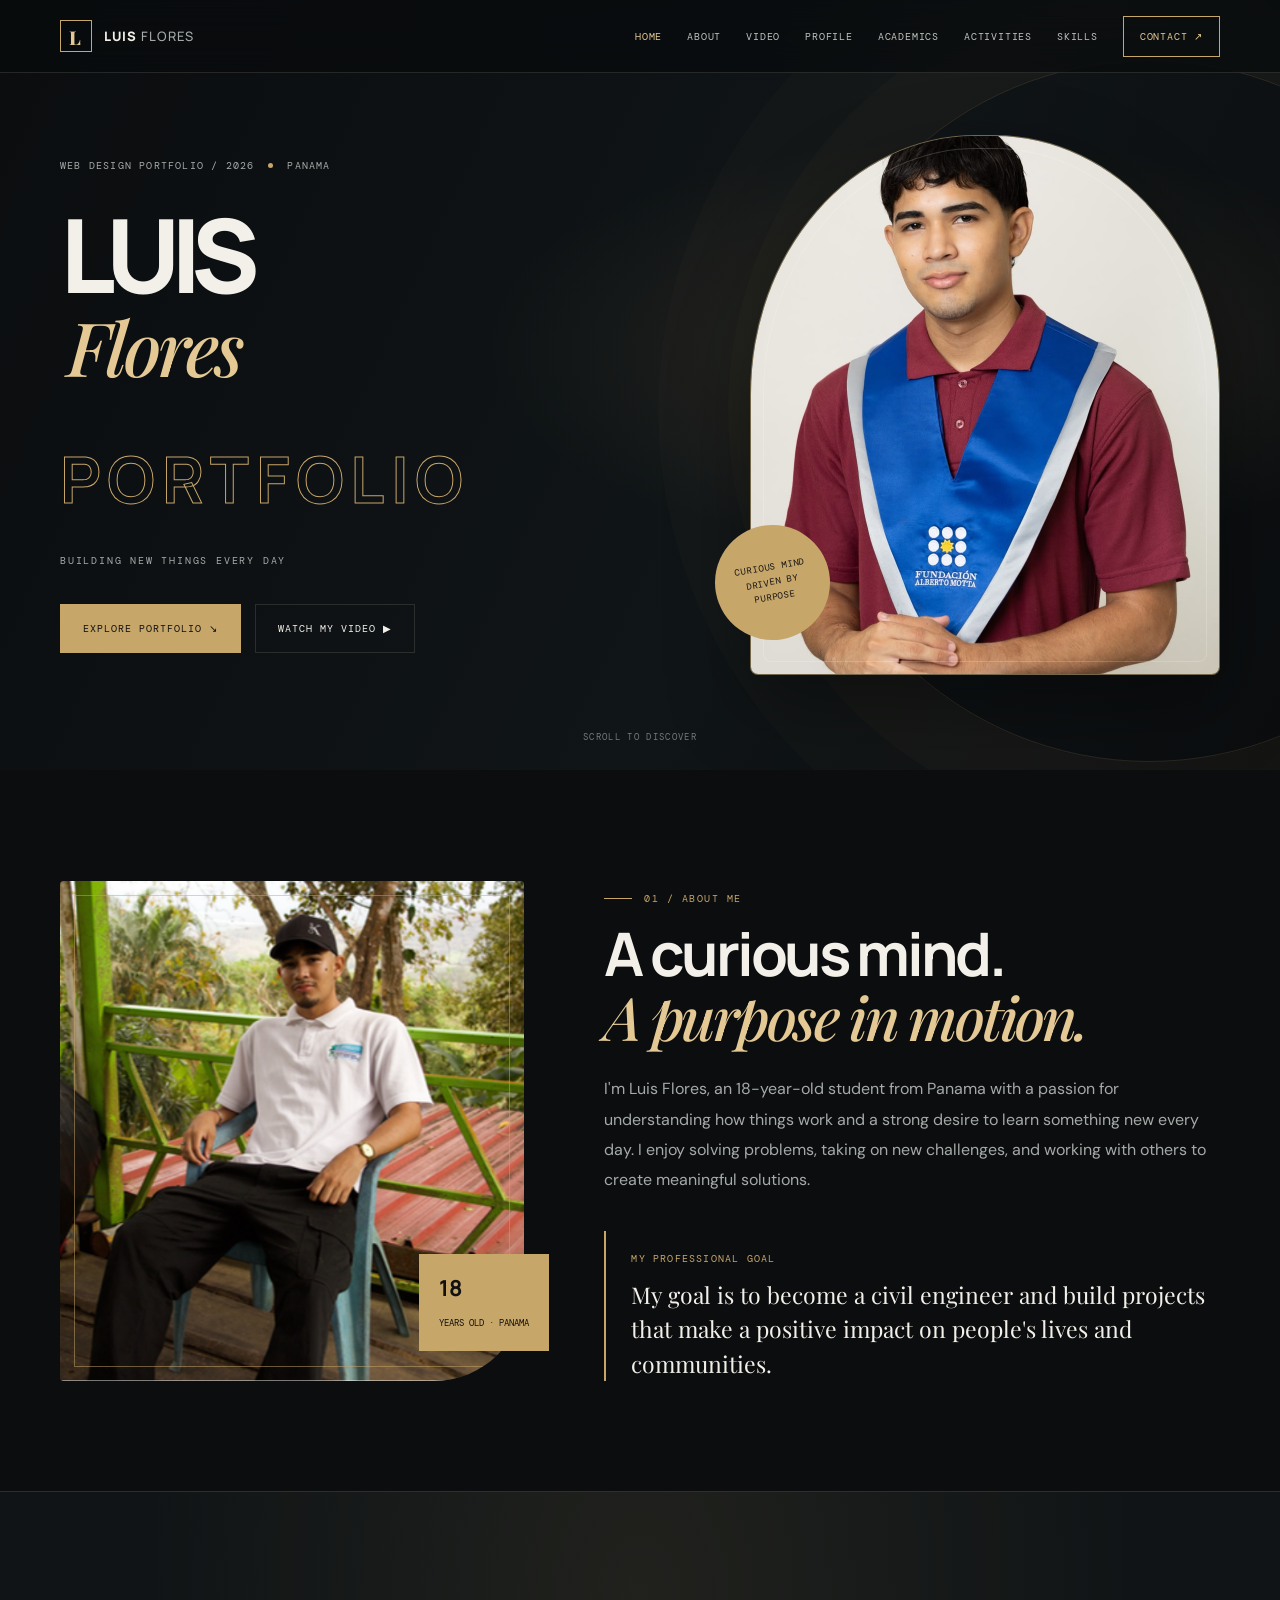
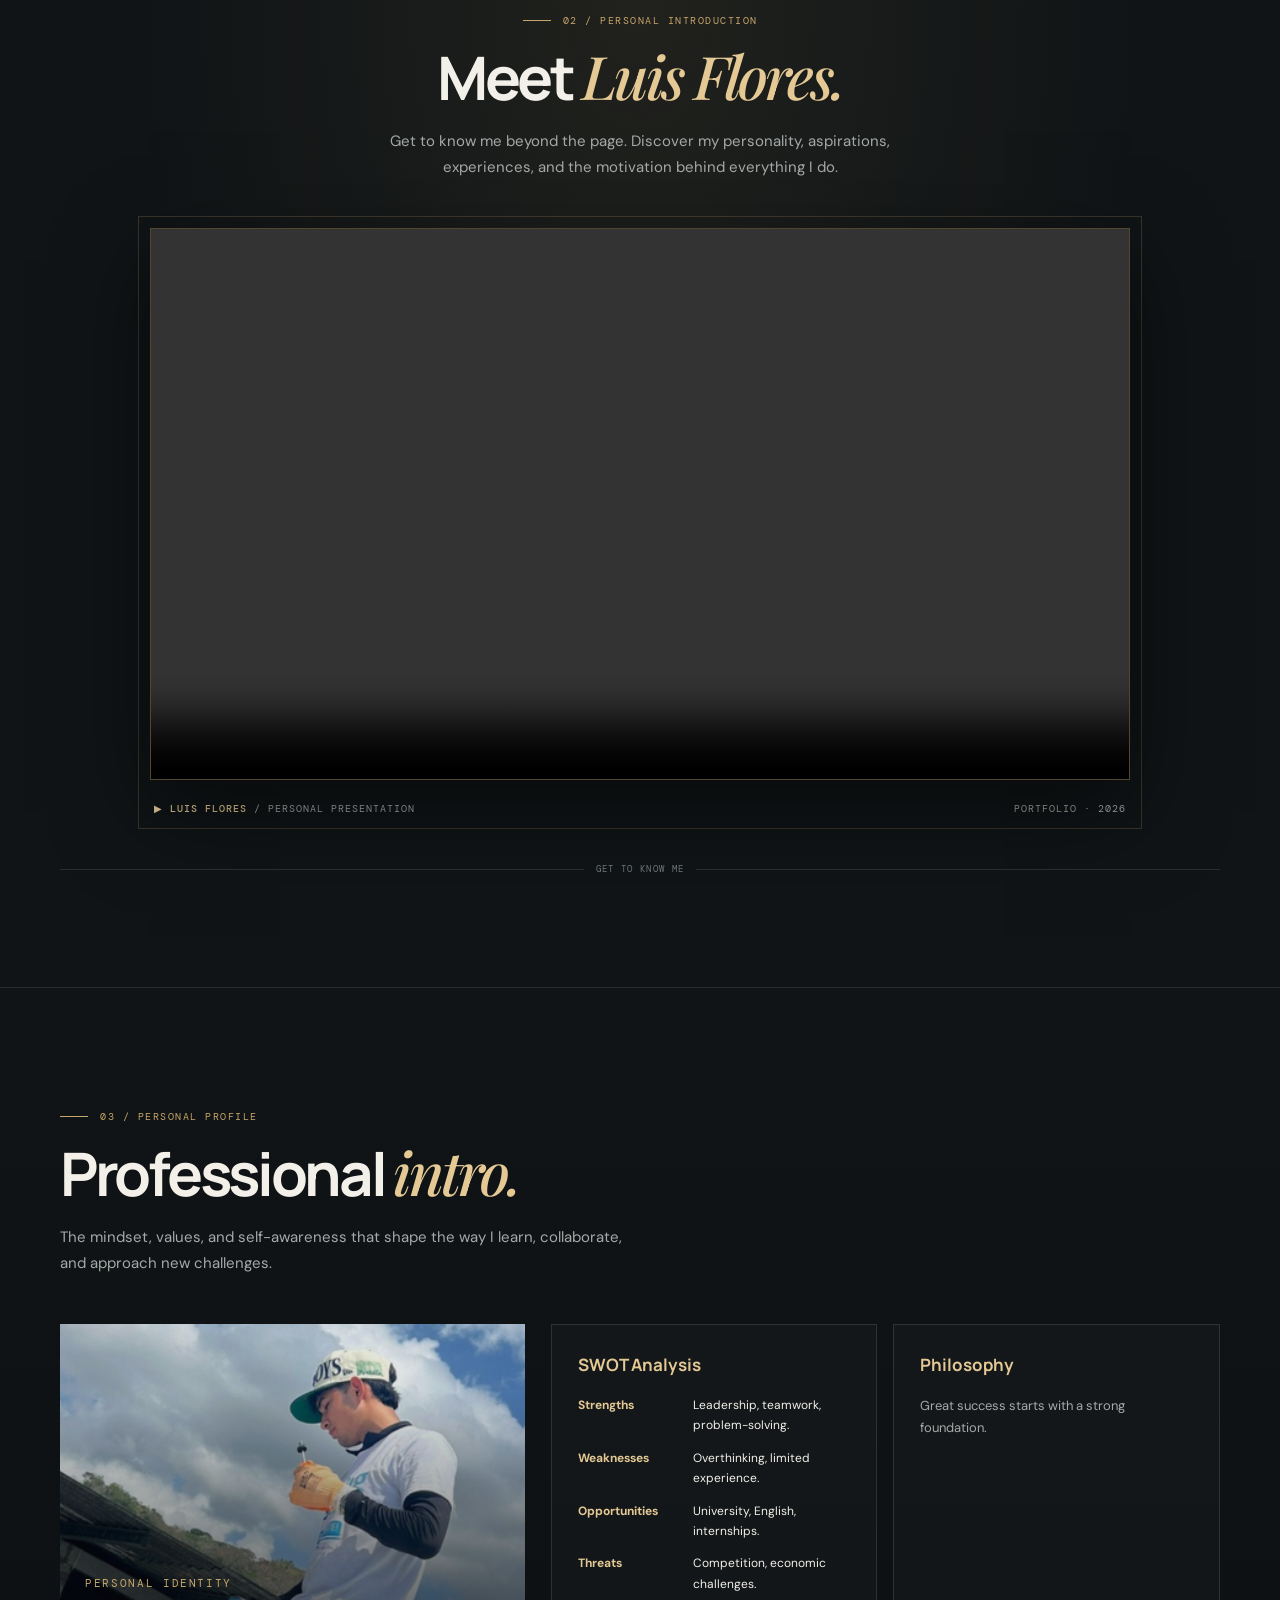
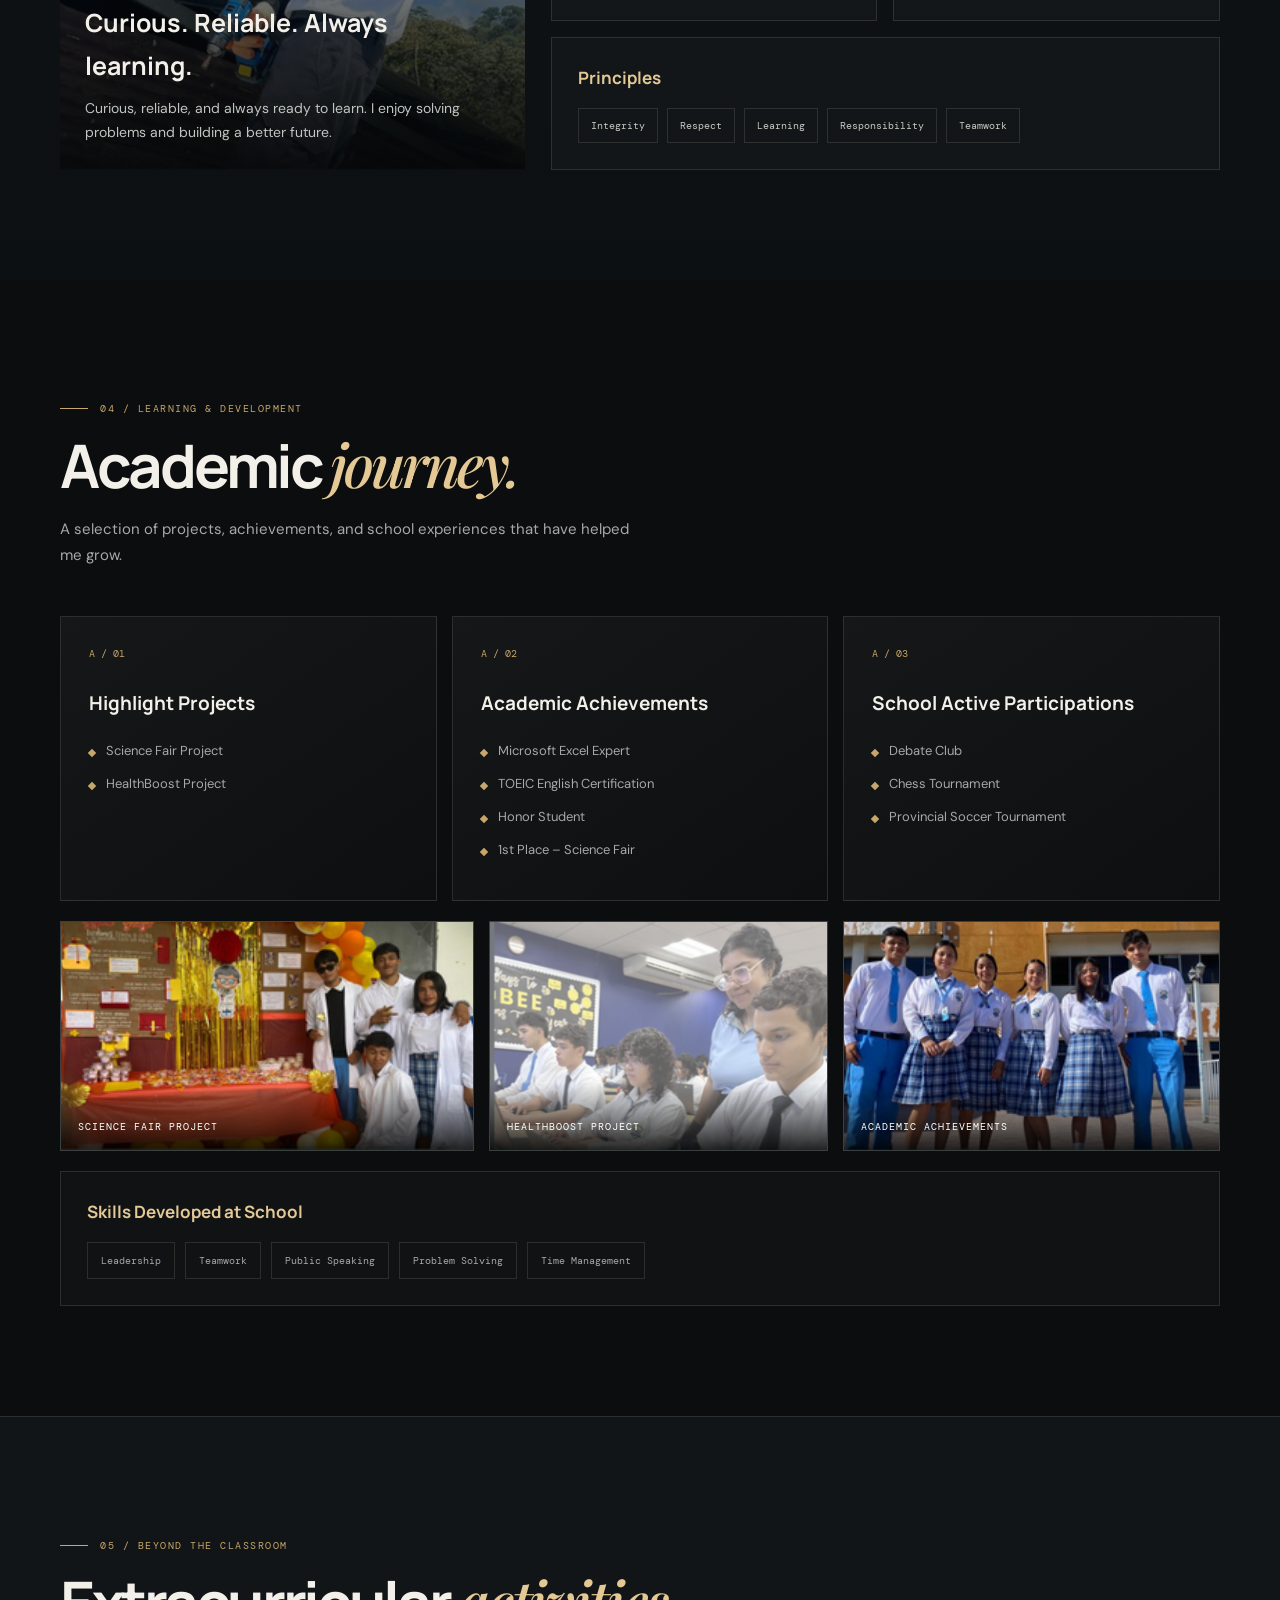
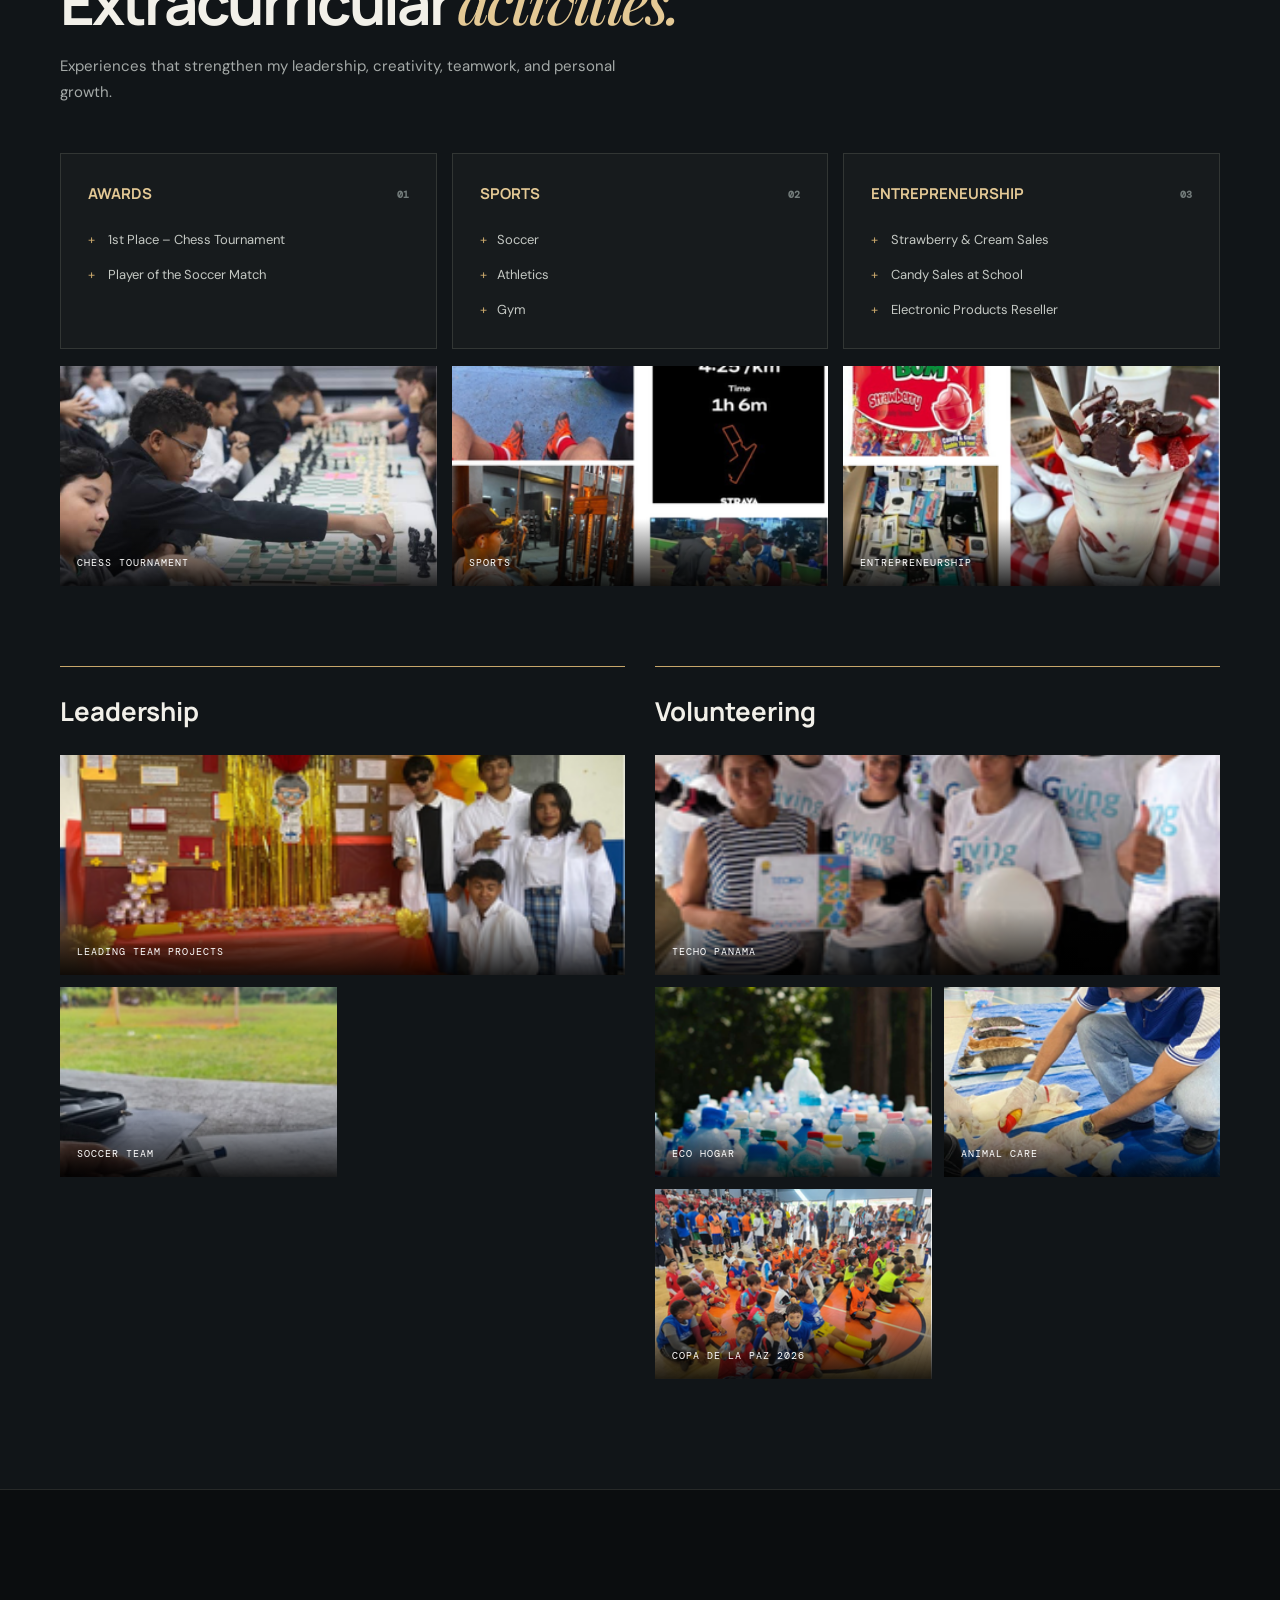
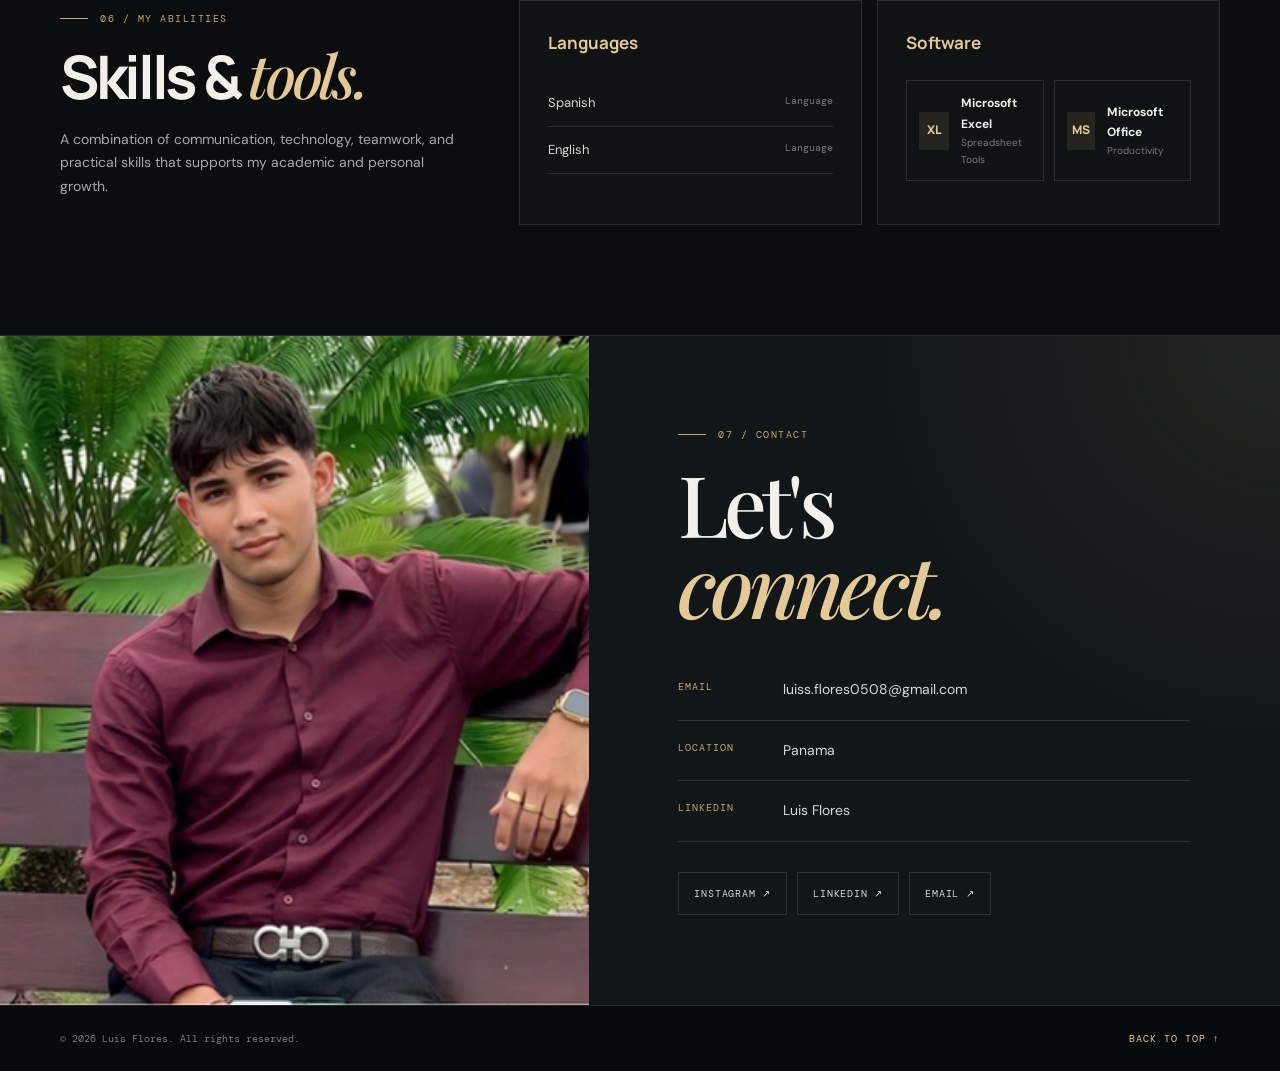
<file: index.html>
<!DOCTYPE html>
<html lang="en">
<head>
    <meta charset="UTF-8">
    <meta name="viewport" content="width=device-width, initial-scale=1.0">
    <meta name="theme-color" content="#0b0d0f">

    <title>Luis Flores | Portfolio 2026</title>

    <meta name="description"
          content="Luis Flores — Personal and Academic Portfolio 2026">

    <link rel="preconnect" href="https://fonts.googleapis.com">
    <link rel="preconnect" href="https://fonts.gstatic.com" crossorigin>

    <link href="https://fonts.googleapis.com/css2?family=DM+Mono:wght@400;500&family=DM+Sans:wght@400;500;600;700&family=Manrope:wght@400;500;600;700;800&family=Playfair+Display:ital,wght@0,500;0,600;1,500&display=swap"
          rel="stylesheet">

    <style>

        /* ========================================
           GLOBAL DESIGN
        ======================================== */

        :root {
            --bg: #0b0d0f;
            --bg-soft: #111518;
            --panel: #151a1d;
            --panel-2: #1a2023;
            --text: #f2f0e9;
            --muted: #a5aaa8;
            --muted-2: #737c7b;
            --line: rgba(233,226,207,.13);
            --gold: #c7a66a;
            --gold-light: #e4c995;
            --gold-dim: rgba(199,166,106,.12);
            --white: #fffdf7;
            --max: 1160px;
        }

        * {
            margin: 0;
            padding: 0;
            box-sizing: border-box;
        }

        html {
            scroll-behavior: smooth;
            scroll-padding-top: 90px;
        }

        body {
            background: var(--bg);
            color: var(--text);
            font-family: "DM Sans", sans-serif;
            line-height: 1.7;
            overflow-x: hidden;
        }

        body::before {
            content: "";
            position: fixed;
            inset: 0;
            pointer-events: none;
            opacity: .15;
            background-image:
                linear-gradient(
                    rgba(255,255,255,.025) 1px,
                    transparent 1px
                ),
                linear-gradient(
                    90deg,
                    rgba(255,255,255,.025) 1px,
                    transparent 1px
                );
            background-size: 72px 72px;
            z-index: -1;
        }

        a {
            text-decoration: none;
            color: inherit;
        }

        img {
            display: block;
            max-width: 100%;
        }

        button {
            font: inherit;
        }

        ::selection {
            background: var(--gold);
            color: #111;
        }

        .container {
            width: min(var(--max), calc(100% - 48px));
            margin: auto;
        }

        .section {
            padding: 110px 0;
            position: relative;
        }

        .section-dark {
            background: var(--bg-soft);
        }

        .section-rule {
            border-top: 1px solid var(--line);
        }

        .section-kicker {
            display: inline-flex;
            align-items: center;
            gap: 12px;
            color: var(--gold);
            font-family: "DM Mono", monospace;
            font-size: 10px;
            letter-spacing: .15em;
            text-transform: uppercase;
        }

        .section-kicker::before {
            content: "";
            width: 28px;
            height: 1px;
            background: var(--gold);
        }

        .section-title {
            margin-top: 15px;
            font-family: Manrope, sans-serif;
            font-size: clamp(36px, 5vw, 60px);
            font-weight: 700;
            line-height: 1.05;
            letter-spacing: -.055em;
        }

        .section-title em {
            color: var(--gold-light);
            font-family: "Playfair Display", serif;
            font-weight: 500;
        }

        .section-intro {
            margin-top: 20px;
            max-width: 580px;
            color: var(--muted);
            font-size: 15px;
        }

        .section-header {
            margin-bottom: 48px;
        }

        .section-header.center {
            text-align: center;
        }

        .section-header.center .section-intro {
            margin-left: auto;
            margin-right: auto;
        }

        .section-header.center .section-kicker {
            justify-content: center;
        }

        .eyebrow {
            color: var(--gold);
            font-family: "DM Mono", monospace;
            font-size: 11px;
            letter-spacing: .15em;
            text-transform: uppercase;
        }

        /* ========================================
           NAVIGATION
        ======================================== */

        .topbar {
            position: absolute;
            top: 0;
            left: 0;
            width: 100%;
            z-index: 100;
            background: rgba(9,11,12,.75);
            border-bottom: 1px solid var(--line);
            backdrop-filter: blur(16px);
        }

        .topbar-inner {
            min-height: 72px;
            display: flex;
            align-items: center;
            justify-content: space-between;
            gap: 25px;
        }

        .brand {
            display: inline-flex;
            align-items: center;
            gap: 12px;
            font-family: Manrope, sans-serif;
            font-size: 13px;
            font-weight: 800;
            letter-spacing: .08em;
            text-transform: uppercase;
        }

        .brand-mark {
            width: 32px;
            height: 32px;
            display: grid;
            place-items: center;
            border: 1px solid var(--gold);
            color: var(--gold-light);
            font-family: "Playfair Display", serif;
            font-size: 19px;
        }

        .brand-name-light {
            color: var(--muted);
            font-weight: 500;
        }

        .nav {
            display: flex;
            align-items: center;
            gap: 25px;
        }

        .nav a {
            color: #c1c4c0;
            font-family: "DM Mono", monospace;
            font-size: 10px;
            letter-spacing: .08em;
            text-transform: uppercase;
            transition: color .25s;
        }

        .nav a:hover,
        .nav a.active {
            color: var(--gold-light);
        }

        .nav-cta {
            border: 1px solid var(--gold);
            padding: 11px 16px;
            color: var(--gold-light) !important;
        }

        .menu-toggle {
            display: none;
            width: 42px;
            height: 42px;
            background: transparent;
            border: 1px solid var(--line);
            color: var(--text);
            font-size: 22px;
            cursor: pointer;
        }

        /* ========================================
           BUTTONS
        ======================================== */

        .button {
            display: inline-flex;
            align-items: center;
            justify-content: center;
            gap: 12px;
            min-height: 49px;
            padding: 0 22px;
            background: var(--gold);
            border: 1px solid var(--gold);
            color: #111;
            font-family: "DM Mono", monospace;
            font-size: 10px;
            letter-spacing: .1em;
            text-transform: uppercase;
            transition:
                transform .3s,
                background .3s,
                border-color .3s;
        }

        .button:hover {
            transform: translateY(-4px);
            background: var(--gold-light);
        }

        .button.secondary {
            background: transparent;
            color: var(--text);
            border-color: var(--line);
        }

        .button.secondary:hover {
            border-color: var(--gold);
            color: var(--gold-light);
        }

        /* ========================================
           IMAGES
        ======================================== */

        .media-frame {
            position: relative;
            overflow: hidden;
            background: #202729;
            isolation: isolate;
        }

        .media-frame img {
            width: 100%;
            height: 100%;
            object-fit: cover;
            position: absolute;
            inset: 0;
            opacity: 0;
            transition:
                opacity .5s,
                transform .8s;
        }

        .media-frame.has-image img {
            opacity: 1;
        }

        .media-frame:hover img {
            transform: scale(1.035);
        }

        .media-placeholder {
            position: absolute;
            inset: 0;
            display: grid;
            place-items: center;
            padding: 20px;
            background:
                radial-gradient(
                    circle at 70% 20%,
                    rgba(199,166,106,.16),
                    transparent 40%
                ),
                linear-gradient(135deg,#202729,#111619);
            color: var(--muted);
            text-align: center;
            font-family: "DM Mono", monospace;
            font-size: 11px;
            letter-spacing: .12em;
            text-transform: uppercase;
        }

        .media-frame.has-image .media-placeholder {
            opacity: 0;
            pointer-events: none;
        }

        .image-caption {
            position: absolute;
            left: 0;
            right: 0;
            bottom: 0;
            z-index: 3;
            padding: 35px 17px 15px;
            background:
                linear-gradient(
                    transparent,
                    rgba(0,0,0,.85)
                );
            color: white;
            font-family: "DM Mono", monospace;
            font-size: 10px;
            letter-spacing: .1em;
            text-transform: uppercase;
        }

        /* ========================================
           HERO
        ======================================== */

        .hero {
            min-height: 760px;
            display: flex;
            align-items: center;
            position: relative;
            overflow: hidden;
            padding: 135px 0 95px;
            background:
                radial-gradient(
                    ellipse at 75% 45%,
                    rgba(199,166,106,.13),
                    transparent 35%
                ),
                linear-gradient(
                    115deg,
                    #0b0d0f,
                    #101517 60%,
                    #0b0d0f
                );
        }

        .hero::before {
            content: "";
            position: absolute;
            width: 700px;
            height: 700px;
            right: -220px;
            top: 60px;
            border: 1px solid rgba(199,166,106,.16);
            border-radius: 50%;
            box-shadow:
                0 0 0 70px rgba(199,166,106,.025),
                0 0 0 140px rgba(199,166,106,.02);
        }

        .hero-grid {
            display: grid;
            grid-template-columns: 1.08fr .92fr;
            align-items: center;
            gap: 60px;
            position: relative;
            z-index: 1;
        }

        .hero-meta {
            display: flex;
            align-items: center;
            gap: 14px;
            color: var(--muted);
            font-family: "DM Mono", monospace;
            font-size: 10px;
            letter-spacing: .12em;
            text-transform: uppercase;
        }

        .hero-meta .dot {
            width: 5px;
            height: 5px;
            border-radius: 50%;
            background: var(--gold);
        }

        .hero-name {
            margin-top: 35px;
            font-family: Manrope, sans-serif;
            font-size: clamp(65px,8vw,112px);
            font-weight: 800;
            line-height: .88;
            letter-spacing: -.09em;
            text-transform: uppercase;
        }

        .hero-name span {
            display: block;
            margin-top: 15px;
            margin-left: 7px;
            color: var(--gold-light);
            font-family: "Playfair Display",serif;
            font-size: .73em;
            font-weight: 500;
            font-style: italic;
            letter-spacing: -.05em;
            text-transform: none;
        }

        .hero-word {
            margin-top: 45px;
            font-family: Manrope,sans-serif;
            font-size: clamp(36px,5vw,65px);
            font-weight: 700;
            letter-spacing: .1em;
            text-transform: uppercase;
            color: transparent;
            -webkit-text-stroke: 1px var(--gold);
        }

        .hero-sub {
            margin-top: 18px;
            color: var(--muted);
            font-family: "DM Mono",monospace;
            font-size: 10px;
            letter-spacing: .18em;
            text-transform: uppercase;
        }

        .hero-actions {
            display: flex;
            flex-wrap: wrap;
            gap: 14px;
            margin-top: 35px;
        }

        .hero-visual {
            width: 100%;
            max-width: 470px;
            justify-self: end;
            position: relative;
        }

        .hero-photo {
            height: 540px;
            border-radius: 48% 48% 8px 8px;
            border: 1px solid rgba(199,166,106,.5);
            box-shadow: 0 28px 80px rgba(0,0,0,.4);
        }

        .hero-photo::after {
            content: "";
            position: absolute;
            inset: 12px;
            border: 1px solid rgba(255,255,255,.18);
            border-radius: inherit;
            pointer-events: none;
        }

        .hero-stamp {
            position: absolute;
            left: -35px;
            bottom: 35px;
            width: 115px;
            height: 115px;
            display: grid;
            place-items: center;
            padding: 15px;
            border-radius: 50%;
            background: var(--gold);
            color: #111;
            font-family: "DM Mono",monospace;
            font-size: 9px;
            letter-spacing: .1em;
            line-height: 1.7;
            text-align: center;
            text-transform: uppercase;
            transform: rotate(-10deg);
        }

        .scroll-cue {
            position: absolute;
            bottom: 25px;
            left: 50%;
            transform: translateX(-50%);
            color: var(--muted-2);
            font-family: "DM Mono",monospace;
            font-size: 9px;
            letter-spacing: .15em;
            text-transform: uppercase;
        }

        /* ========================================
           ABOUT
        ======================================== */

        .about-grid {
            display: grid;
            grid-template-columns: .86fr 1.14fr;
            gap: 80px;
            align-items: center;
        }

        .about-visual {
            position: relative;
        }

        .about-photo {
            height: 500px;
            border-radius: 4px 4px 90px 4px;
        }

        .about-photo::after {
            content: "";
            position: absolute;
            inset: 14px;
            border: 1px solid rgba(199,166,106,.5);
            pointer-events: none;
        }

        .photo-note {
            position: absolute;
            right: -25px;
            bottom: 30px;
            padding: 16px 20px;
            background: var(--gold);
            color: #111;
        }

        .photo-note strong {
            display: block;
            font-family: Manrope,sans-serif;
            font-size: 22px;
        }

        .photo-note span {
            font-family: "DM Mono",monospace;
            font-size: 9px;
            text-transform: uppercase;
        }

        .about-copy p {
            margin-top: 24px;
            color: var(--muted);
            font-size: 16px;
            line-height: 1.9;
        }

        .goal {
            margin-top: 35px;
            padding: 20px 0 0 25px;
            border-left: 2px solid var(--gold);
            font-family: "Playfair Display",serif;
            font-size: 23px;
            line-height: 1.5;
        }

        .goal small {
            display: block;
            margin-bottom: 12px;
            color: var(--gold);
            font-family: "DM Mono",monospace;
            font-size: 10px;
            letter-spacing: .12em;
            text-transform: uppercase;
        }

        /* ========================================
           NEW MP4 VIDEO SECTION
        ======================================== */

        .video-section {
            background:
                radial-gradient(
                    ellipse at 50% 10%,
                    rgba(199,166,106,.09),
                    transparent 55%
                ),
                #101416;
        }

        .video-showcase {
            max-width: 980px;
            margin: auto;
            position: relative;
        }

        .video-showcase::before {
            content: "";
            position: absolute;
            inset: -12px;
            border: 1px solid rgba(199,166,106,.22);
            pointer-events: none;
        }

        .video-frame {
            position: relative;
            width: 100%;
            aspect-ratio: 16 / 9;
            overflow: hidden;
            background: #050607;
            border: 1px solid rgba(199,166,106,.4);
            box-shadow: 0 30px 85px rgba(0,0,0,.5);
        }

        .video-player {
            display: block;
            width: 100%;
            height: 100%;
            object-fit: contain;
            background: #000;
        }

        .video-footer {
            display: flex;
            align-items: center;
            justify-content: space-between;
            flex-wrap: wrap;
            gap: 12px;
            padding: 20px 4px 0;
            font-family: "DM Mono",monospace;
            font-size: 10px;
            letter-spacing: .1em;
            text-transform: uppercase;
            color: var(--muted);
        }

        .video-footer strong {
            color: var(--gold-light);
            font-weight: 500;
        }

        .video-decoration {
            display: flex;
            align-items: center;
            gap: 12px;
            margin-top: 45px;
            color: var(--muted-2);
            font-family: "DM Mono",monospace;
            font-size: 9px;
            letter-spacing: .15em;
            text-transform: uppercase;
        }

        .video-decoration::before,
        .video-decoration::after {
            content: "";
            flex: 1;
            height: 1px;
            background: var(--line);
        }

        /* ========================================
           PROFESSIONAL PROFILE
        ======================================== */

        .professional {
            background: linear-gradient(
                180deg,
                #101416,
                #0d1012
            );
        }

        .pro-grid {
            display: grid;
            grid-template-columns: .82fr 1.18fr;
            gap: 26px;
        }

        .identity-card {
            min-height: 410px;
            padding: 25px;
            display: flex;
            flex-direction: column;
            justify-content: flex-end;
            position: relative;
            overflow: hidden;
            background: #171d1e;
        }

        .identity-card .media-frame {
            position: absolute;
            inset: 0;
        }

        .identity-card .media-frame::after {
            content: "";
            position: absolute;
            inset: 0;
            z-index: 1;
            background:
                linear-gradient(
                    0deg,
                    rgba(5,7,8,.96),
                    rgba(5,7,8,.1) 85%
                );
        }

        .identity-content {
            position: relative;
            z-index: 2;
        }

        .identity-content h3 {
            margin: 10px 0;
            font-family: Manrope,sans-serif;
            font-size: 25px;
        }

        .identity-content p {
            color: #c1c5c0;
            font-size: 14px;
        }

        .pro-details {
            display: grid;
            grid-template-columns: 1fr 1fr;
            gap: 16px;
        }

        .detail-card {
            padding: 26px;
            border: 1px solid var(--line);
            background: rgba(255,255,255,.025);
        }

        .detail-card.wide {
            grid-column: 1 / -1;
        }

        .detail-card h3 {
            margin-bottom: 15px;
            color: var(--gold-light);
            font-family: Manrope,sans-serif;
            font-size: 17px;
        }

        .detail-card p {
            color: var(--muted);
            font-size: 13px;
        }

        .swot-list {
            display: grid;
            gap: 12px;
        }

        .swot-row {
            display: grid;
            grid-template-columns: 105px 1fr;
            gap: 10px;
            font-size: 12px;
        }

        .swot-row strong {
            color: var(--gold-light);
        }

        .principle-list {
            display: flex;
            flex-wrap: wrap;
            gap: 9px;
        }

        .principle-list span {
            padding: 8px 12px;
            border: 1px solid var(--line);
            color: #c7cbc5;
            font-family: "DM Mono",monospace;
            font-size: 10px;
        }

        /* ========================================
           ACADEMICS
        ======================================== */

        .academic-grid {
            display: grid;
            grid-template-columns: repeat(3,1fr);
            gap: 15px;
        }

        .academic-card {
            min-height: 285px;
            padding: 28px;
            border: 1px solid var(--line);
            background:
                linear-gradient(
                    145deg,
                    rgba(255,255,255,.045),
                    rgba(255,255,255,.012)
                );
            transition: transform .3s,border-color .3s;
        }

        .academic-card:hover {
            transform: translateY(-5px);
            border-color: var(--gold);
        }

        .card-number {
            color: var(--gold);
            font-family: "DM Mono",monospace;
            font-size: 10px;
        }

        .academic-card h3 {
            margin: 25px 0 20px;
            font-family: Manrope,sans-serif;
            font-size: 19px;
        }

        .clean-list {
            list-style: none;
            display: grid;
            gap: 11px;
        }

        .clean-list li {
            position: relative;
            padding-left: 17px;
            color: var(--muted);
            font-size: 13px;
        }

        .clean-list li::before {
            content: "";
            position: absolute;
            top: 10px;
            left: 0;
            width: 6px;
            height: 6px;
            background: var(--gold);
            transform: rotate(45deg);
        }

        .academic-gallery {
            display: grid;
            grid-template-columns: 1.1fr .9fr 1fr;
            gap: 15px;
            margin-top: 20px;
        }

        .academic-gallery .media-frame {
            height: 230px;
            border: 1px solid var(--line);
        }

        .skill-tags {
            display: flex;
            flex-wrap: wrap;
            gap: 10px;
        }

        .skill-tags span {
            padding: 9px 13px;
            border: 1px solid var(--line);
            color: var(--muted);
            font-family: "DM Mono",monospace;
            font-size: 10px;
        }

        /* ========================================
           ACTIVITIES
        ======================================== */

        .activity-groups {
            display: grid;
            grid-template-columns: repeat(3,1fr);
            gap: 15px;
        }

        .activity-panel {
            padding: 27px;
            border: 1px solid var(--line);
            background: rgba(255,255,255,.025);
        }

        .activity-panel h3 {
            display: flex;
            align-items: center;
            justify-content: space-between;
            margin-bottom: 22px;
            color: var(--gold-light);
            font-family: Manrope,sans-serif;
            font-size: 15px;
            text-transform: uppercase;
        }

        .activity-panel h3 span {
            color: var(--muted-2);
            font-family: "DM Mono",monospace;
            font-size: 10px;
        }

        .activity-panel ul {
            list-style: none;
            display: grid;
            gap: 13px;
        }

        .activity-panel li {
            color: #c5c9c4;
            font-size: 13px;
        }

        .activity-panel li::before {
            content: "+";
            margin-right: 10px;
            color: var(--gold);
        }

        .activity-gallery {
            display: grid;
            grid-template-columns: repeat(3,1fr);
            gap: 15px;
            margin-top: 17px;
        }

        .activity-gallery .media-frame {
            height: 220px;
        }

        .support-grid {
            display: grid;
            grid-template-columns: 1fr 1fr;
            gap: 30px;
            margin-top: 80px;
        }

        .support-block {
            border-top: 1px solid var(--gold);
            padding-top: 22px;
        }

        .support-block h3 {
            margin-bottom: 22px;
            font-family: Manrope,sans-serif;
            font-size: 26px;
        }

        .support-images {
            display: grid;
            grid-template-columns: 1fr 1fr;
            gap: 12px;
        }

        .support-images .media-frame {
            height: 190px;
        }

        .support-images .media-frame:first-child {
            grid-column: 1 / -1;
            height: 220px;
        }

        /* ========================================
           SKILLS
        ======================================== */

        .skills-layout {
            display: grid;
            grid-template-columns: .72fr 1.28fr;
            gap: 65px;
        }

        .skills-aside p {
            margin-top: 20px;
            color: var(--muted);
            font-size: 14px;
        }

        .skills-main {
            display: grid;
            grid-template-columns: 1fr 1fr;
            gap: 15px;
        }

        .skill-card {
            min-height: 225px;
            padding: 28px;
            border: 1px solid var(--line);
            background: rgba(255,255,255,.025);
        }

        .skill-card h3 {
            margin-bottom: 22px;
            color: var(--gold-light);
            font-family: Manrope,sans-serif;
            font-size: 17px;
        }

        .language-row {
            display: flex;
            justify-content: space-between;
            gap: 15px;
            padding: 12px 0;
            border-bottom: 1px solid var(--line);
            color: #d4d6d0;
            font-size: 13px;
        }

        .language-row span:last-child {
            color: var(--muted-2);
            font-family: "DM Mono",monospace;
            font-size: 10px;
        }

        .software-tiles {
            display: grid;
            grid-template-columns: 1fr 1fr;
            gap: 10px;
        }

        .software-tile {
            min-height: 80px;
            display: flex;
            align-items: center;
            gap: 12px;
            padding: 12px;
            border: 1px solid var(--line);
        }

        .software-icon {
            width: 38px;
            height: 38px;
            display: grid;
            place-items: center;
            background: var(--gold-dim);
            color: var(--gold-light);
            font-family: Manrope,sans-serif;
            font-weight: 800;
            font-size: 12px;
        }

        .software-tile strong {
            display: block;
            font-size: 12px;
        }

        .software-tile small {
            display: block;
            color: var(--muted-2);
            font-size: 10px;
        }

        /* ========================================
           CONTACT
        ======================================== */

        .contact-grid {
            display: grid;
            grid-template-columns: .92fr 1.08fr;
            min-height: 610px;
        }

        .contact-visual {
            min-height: 610px;
            position: relative;
        }

        .contact-visual .media-frame {
            position: absolute;
            inset: 0;
        }

        .contact-copy {
            display: flex;
            flex-direction: column;
            justify-content: center;
            padding: 90px clamp(35px,7vw,100px);
            background:
                radial-gradient(
                    circle at 100% 0%,
                    rgba(199,166,106,.11),
                    transparent 42%
                ),
                #111619;
        }

        .contact-title {
            margin: 20px 0 35px;
            font-family: "Playfair Display",serif;
            font-size: clamp(55px,7vw,85px);
            font-weight: 500;
            letter-spacing: -.06em;
            line-height: .95;
        }

        .contact-title em {
            display: block;
            color: var(--gold-light);
        }

        .contact-line {
            display: flex;
            gap: 20px;
            padding: 18px 0;
            border-bottom: 1px solid var(--line);
        }

        .contact-line .label {
            min-width: 85px;
            color: var(--gold);
            font-family: "DM Mono",monospace;
            font-size: 10px;
            letter-spacing: .1em;
            text-transform: uppercase;
        }

        .contact-line a,
        .contact-line p {
            color: #d7d9d3;
            font-size: 14px;
            overflow-wrap: anywhere;
        }

        .contact-line a:hover {
            color: var(--gold-light);
        }

        .contact-socials {
            display: flex;
            flex-wrap: wrap;
            gap: 10px;
            margin-top: 30px;
        }

        .social-link {
            padding: 12px 15px;
            border: 1px solid var(--line);
            color: #d5d8d2;
            font-family: "DM Mono",monospace;
            font-size: 10px;
            letter-spacing: .08em;
            text-transform: uppercase;
            transition: .3s;
        }

        .social-link:hover {
            border-color: var(--gold);
            color: var(--gold-light);
        }

        /* ========================================
           FOOTER
        ======================================== */

        footer {
            padding: 24px 0;
            background: #080a0b;
            border-top: 1px solid var(--line);
        }

        .footer-inner {
            display: flex;
            align-items: center;
            justify-content: space-between;
            gap: 20px;
            color: var(--muted-2);
            font-family: "DM Mono",monospace;
            font-size: 10px;
        }

        .back-top {
            color: var(--gold-light);
            text-transform: uppercase;
            letter-spacing: .1em;
        }

        /* ========================================
           ANIMATIONS
        ======================================== */

        .reveal {
            opacity: 0;
            transform: translateY(25px);
            transition:
                opacity .75s ease,
                transform .75s cubic-bezier(.2,.7,.2,1);
        }

        .reveal.visible {
            opacity: 1;
            transform: translateY(0);
        }

        .delay-1 {
            transition-delay: .1s;
        }

        .delay-2 {
            transition-delay: .2s;
        }

        .delay-3 {
            transition-delay: .3s;
        }

        /* ========================================
           RESPONSIVE
        ======================================== */

        @media (max-width: 950px) {

            .nav {
                gap: 14px;
            }

            .nav a {
                font-size: 9px;
            }

            .hero-grid {
                gap: 30px;
            }

            .hero-photo {
                height: 450px;
            }

            .about-grid {
                gap: 45px;
            }

            .pro-grid {
                grid-template-columns: 1fr;
            }

            .skills-layout {
                gap: 35px;
            }

        }

        @media (max-width: 700px) {

            .container {
                width: calc(100% - 36px);
            }

            .section {
                padding: 80px 0;
            }

            .topbar-inner {
                min-height: 65px;
            }

            .menu-toggle {
                display: grid;
                place-items: center;
            }

            .nav {
                display: none;
                position: absolute;
                top: 65px;
                left: 0;
                right: 0;
                padding: 25px;
                background: rgba(9,11,12,.98);
                border-bottom: 1px solid var(--line);
                flex-direction: column;
                align-items: flex-start;
                gap: 23px;
            }

            .nav.open {
                display: flex;
            }

            .nav a {
                font-size: 11px;
            }

            .hero {
                padding: 120px 0 85px;
            }

            .hero-grid {
                grid-template-columns: 1fr;
            }

            .hero-name {
                font-size: clamp(65px,17vw,95px);
            }

            .hero-word {
                font-size: clamp(34px,10vw,52px);
            }

            .hero-visual {
                width: 80%;
                max-width: 370px;
                justify-self: center;
                margin-top: 30px;
            }

            .hero-photo {
                height: 400px;
            }

            .hero-stamp {
                width: 90px;
                height: 90px;
                left: -25px;
                font-size: 7px;
            }

            .about-grid {
                grid-template-columns: 1fr;
            }

            .about-visual {
                width: 88%;
            }

            .about-photo {
                height: 400px;
            }

            .pro-details {
                grid-template-columns: 1fr;
            }

            .detail-card.wide {
                grid-column: auto;
            }

            .academic-grid {
                grid-template-columns: 1fr;
            }

            .academic-gallery {
                grid-template-columns: 1fr 1fr;
            }

            .academic-gallery .media-frame {
                height: 180px;
            }

            .academic-gallery .media-frame:last-child {
                grid-column: 1 / -1;
            }

            .activity-groups {
                grid-template-columns: 1fr;
            }

            .activity-gallery {
                grid-template-columns: 1fr 1fr;
            }

            .activity-gallery .media-frame {
                height: 170px;
            }

            .activity-gallery .media-frame:last-child {
                grid-column: 1 / -1;
            }

            .support-grid {
                grid-template-columns: 1fr;
                gap: 45px;
            }

            .skills-layout {
                grid-template-columns: 1fr;
            }

            .skills-main {
                grid-template-columns: 1fr;
            }

            .contact-grid {
                grid-template-columns: 1fr;
            }

            .contact-visual {
                min-height: 400px;
            }

            .contact-copy {
                padding: 75px 28px;
            }

            .video-frame {
                aspect-ratio: 16 / 9;
            }

            .video-footer {
                font-size: 9px;
            }

            .footer-inner {
                flex-direction: column;
                align-items: flex-start;
            }

        }

        @media (prefers-reduced-motion: reduce) {

            html {
                scroll-behavior: auto;
            }

            .reveal {
                opacity: 1;
                transform: none;
            }

            *,
            *::before,
            *::after {
                transition-duration: .01ms !important;
                animation-duration: .01ms !important;
            }

        }

    </style>

</head>

<body>

    <!-- ========================================
         NAVIGATION
    ======================================== -->

    <header class="topbar">

        <div class="container topbar-inner">

            <a class="brand" href="#home">

                <span class="brand-mark">L</span>

                <span>
                    Luis
                    <span class="brand-name-light">
                        Flores
                    </span>
                </span>

            </a>

            <button
                class="menu-toggle"
                id="menuToggle"
                type="button"
                aria-label="Open navigation"
                aria-expanded="false"
            >
                ☰
            </button>

            <nav class="nav" id="siteNav">

                <a href="#home">Home</a>

                <a href="#about">About</a>

                <a href="#video">Video</a>

                <a href="#professional">Profile</a>

                <a href="#academics">Academics</a>

                <a href="#activities">Activities</a>

                <a href="#skills">Skills</a>

                <a class="nav-cta" href="#contact">
                    Contact ↗
                </a>

            </nav>

        </div>

    </header>

    <main>

        <!-- ========================================
             HOME
        ======================================== -->

        <section class="hero" id="home">

            <div class="container hero-grid">

                <div class="hero-copy">

                    <div class="hero-meta">

                        <span>
                            Web Design Portfolio / 2026
                        </span>

                        <span class="dot"></span>

                        <span>Panama</span>

                    </div>

                    <h1 class="hero-name">

                        Luis

                        <span>Flores</span>

                    </h1>

                    <div class="hero-word">
                        Portfolio
                    </div>

                    <p class="hero-sub">
                        Building new things every day
                    </p>

                    <div class="hero-actions">

                        <a class="button" href="#about">
                            Explore Portfolio ↘
                        </a>

                        <a class="button secondary" href="#video">
                            Watch My Video ▶
                        </a>

                    </div>

                </div>

                <div class="hero-visual reveal">

                    <div class="media-frame hero-photo">

                        <img
                            src="ld-wt73.template-help.com/imgver/LUISAFLORES.jpeg"
                            alt="Luis Flores portrait"
                        >

                        <div class="media-placeholder">
                            Main Portrait
                        </div>

                    </div>

                    <div class="hero-stamp">

                        Curious Mind
                        <br>
                        Driven by Purpose

                    </div>

                </div>

            </div>

            <div class="scroll-cue">
                Scroll to Discover
            </div>

        </section>

        <!-- ========================================
             ABOUT ME
        ======================================== -->

        <section class="section" id="about">

            <div class="container about-grid">

                <div class="about-visual reveal">

                    <div class="media-frame about-photo">

                        <img
                            src="ld-wt73.template-help.com/imgver/SENTADO.png"
                            alt="Luis Flores outdoors"
                        >

                        <div class="media-placeholder">
                            About Me Photo
                        </div>

                    </div>

                    <div class="photo-note">

                        <strong>18</strong>

                        <span>Years Old · Panama</span>

                    </div>

                </div>

                <div class="about-copy reveal delay-1">

                    <div class="section-kicker">
                        01 / About Me
                    </div>

                    <h2 class="section-title">

                        A curious mind.
                        <br>

                        <em>A purpose in motion.</em>

                    </h2>

                    <p>

                        I'm Luis Flores, an 18-year-old
                        student from Panama with a passion
                        for understanding how things work
                        and a strong desire to learn
                        something new every day.

                        I enjoy solving problems, taking
                        on new challenges, and working
                        with others to create meaningful
                        solutions.

                    </p>

                    <div class="goal">

                        <small>
                            My Professional Goal
                        </small>

                        My goal is to become a civil
                        engineer and build projects
                        that make a positive impact
                        on people's lives and communities.

                    </div>

                </div>

            </div>

        </section>

        <!-- ========================================
             VIDEO PRESENTATION
             COLOCA AQUÍ EL ARCHIVO MP4
        ======================================== -->

        <section
            class="section video-section section-rule"
            id="video"
        >

            <div class="container">

                <div class="section-header center reveal">

                    <div class="section-kicker">
                        02 / Personal Introduction
                    </div>

                    <h2 class="section-title">

                        Meet
                        <em>Luis Flores.</em>

                    </h2>

                    <p class="section-intro">

                        Get to know me beyond the page.
                        Discover my personality,
                        aspirations, experiences,
                        and the motivation behind
                        everything I do.

                    </p>

                </div>

                <div class="video-showcase reveal">

                    <div class="video-frame">

                        <!--
                        ====================================

                        VIDEO MP4 DE LUIS FLORES

                        CAMBIA ESTA RUTA:

                        videos/luis-flores.mp4

                        POR LA RUTA DE TU VIDEO.

                        EJEMPLO:

                        videos/presentacion.mp4

                        ====================================
                        -->

                        <video
                            class="video-player"
                            controls
                            preload="metadata"
                            playsinline
                            aria-label="Luis Flores video presentation"
                        >

                            <source
                                src="ld-wt73.template-help.com/imgver/2026-11-22 12-25-25.mp4"
                                type="video/mp4"
                            >

                            Your browser does not support
                            HTML5 video.

                        </video>

                    </div>

                    <div class="video-footer">

                        <span>
                            <strong>▶ Luis Flores</strong>
                            / Personal Presentation
                        </span>

                        <span>
                            Portfolio · 2026
                        </span>

                    </div>

                </div>

                <div class="video-decoration">
                    Get to Know Me
                </div>

            </div>

        </section>

        <!-- ========================================
             PROFESSIONAL INTRODUCTION
        ======================================== -->

        <section
            class="section professional section-rule"
            id="professional"
        >

            <div class="container">

                <div class="section-header reveal">

                    <div class="section-kicker">
                        03 / Personal Profile
                    </div>

                    <h2 class="section-title">

                        Professional
                        <em>intro.</em>

                    </h2>

                    <p class="section-intro">

                        The mindset, values, and
                        self-awareness that shape
                        the way I learn, collaborate,
                        and approach new challenges.

                    </p>

                </div>

                <div class="pro-grid">

                    <article class="identity-card reveal">

                        <div class="media-frame">

                            <img
                                src="ld-wt73.template-help.com/imgver/TRABAJANDO.png"
                                alt="Luis Flores working"
                            >

                            <div class="media-placeholder">
                                Personal Identity
                            </div>

                        </div>

                        <div class="identity-content">

                            <div class="eyebrow">
                                Personal Identity
                            </div>

                            <h3>
                                Curious. Reliable.
                                Always learning.
                            </h3>

                            <p>

                                Curious, reliable,
                                and always ready to learn.
                                I enjoy solving problems
                                and building a better future.

                            </p>

                        </div>

                    </article>

                    <div class="pro-details">

                        <article class="detail-card reveal">

                            <h3>SWOT Analysis</h3>

                            <div class="swot-list">

                                <div class="swot-row">

                                    <strong>Strengths</strong>

                                    <span>
                                        Leadership, teamwork,
                                        problem-solving.
                                    </span>

                                </div>

                                <div class="swot-row">

                                    <strong>Weaknesses</strong>

                                    <span>
                                        Overthinking,
                                        limited experience.
                                    </span>

                                </div>

                                <div class="swot-row">

                                    <strong>Opportunities</strong>

                                    <span>
                                        University, English,
                                        internships.
                                    </span>

                                </div>

                                <div class="swot-row">

                                    <strong>Threats</strong>

                                    <span>
                                        Competition,
                                        economic challenges.
                                    </span>

                                </div>

                            </div>

                        </article>

                        <article class="detail-card reveal delay-1">

                            <h3>Philosophy</h3>

                            <p>
                                Great success starts
                                with a strong foundation.
                            </p>

                        </article>

                        <article class="detail-card wide reveal delay-2">

                            <h3>Principles</h3>

                            <div class="principle-list">

                                <span>Integrity</span>

                                <span>Respect</span>

                                <span>Learning</span>

                                <span>Responsibility</span>

                                <span>Teamwork</span>

                            </div>

                        </article>

                    </div>

                </div>

            </div>

        </section>

        <!-- ========================================
             ACADEMICS
        ======================================== -->

        <section class="section" id="academics">

            <div class="container">

                <div class="section-header reveal">

                    <div class="section-kicker">
                        04 / Learning & Development
                    </div>

                    <h2 class="section-title">

                        Academic
                        <em>journey.</em>

                    </h2>

                    <p class="section-intro">

                        A selection of projects,
                        achievements, and school
                        experiences that have helped
                        me grow.

                    </p>

                </div>

                <div class="academic-grid">

                    <article class="academic-card reveal">

                        <div class="card-number">
                            A / 01
                        </div>

                        <h3>Highlight Projects</h3>

                        <ul class="clean-list">

                            <li>
                                Science Fair Project
                            </li>

                            <li>
                                HealthBoost Project
                            </li>

                        </ul>

                    </article>

                    <article class="academic-card reveal delay-1">

                        <div class="card-number">
                            A / 02
                        </div>

                        <h3>Academic Achievements</h3>

                        <ul class="clean-list">

                            <li>
                                Microsoft Excel Expert
                            </li>

                            <li>
                                TOEIC English Certification
                            </li>

                            <li>
                                Honor Student
                            </li>

                            <li>
                                1st Place – Science Fair
                            </li>

                        </ul>

                    </article>

                    <article class="academic-card reveal delay-2">

                        <div class="card-number">
                            A / 03
                        </div>

                        <h3>
                            School Active Participations
                        </h3>

                        <ul class="clean-list">

                            <li>Debate Club</li>

                            <li>Chess Tournament</li>

                            <li>
                                Provincial Soccer Tournament
                            </li>

                        </ul>

                    </article>

                </div>

                <div class="academic-gallery">

                    <div class="media-frame reveal">

                        <img
                            src="ld-wt73.template-help.com/imgver/SCIENCE2.0.png"
                            alt="Science Fair"
                        >

                        <div class="media-placeholder">
                            Science Fair
                        </div>

                        <div class="image-caption">
                            Science Fair Project
                        </div>

                    </div>

                    <div class="media-frame reveal delay-1">

                        <img
                            src="ld-wt73.template-help.com/imgver/HEALTHBOOS.png"
                            alt="HealthBoost"
                        >

                        <div class="media-placeholder">
                            HealthBoost
                        </div>

                        <div class="image-caption">
                            HealthBoost Project
                        </div>

                    </div>

                    <div class="media-frame reveal delay-2">

                        <img
                            src="ld-wt73.template-help.com/imgver/ACADEMIC.png"
                            alt="Academic Achievements"
                        >

                        <div class="media-placeholder">
                            Academic Achievements
                        </div>

                        <div class="image-caption">
                            Academic Achievements
                        </div>

                    </div>

                </div>

                <div
                    class="detail-card wide reveal"
                    style="margin-top:20px"
                >

                    <h3>
                        Skills Developed at School
                    </h3>

                    <div class="skill-tags">

                        <span>Leadership</span>

                        <span>Teamwork</span>

                        <span>Public Speaking</span>

                        <span>Problem Solving</span>

                        <span>Time Management</span>

                    </div>

                </div>

            </div>

        </section>

        <!-- ========================================
             EXTRACURRICULAR ACTIVITIES
        ======================================== -->

        <section
            class="section section-dark section-rule"
            id="activities"
        >

            <div class="container">

                <div class="section-header reveal">

                    <div class="section-kicker">
                        05 / Beyond the Classroom
                    </div>

                    <h2 class="section-title">

                        Extracurricular
                        <em>activities.</em>

                    </h2>

                    <p class="section-intro">

                        Experiences that strengthen
                        my leadership, creativity,
                        teamwork, and personal growth.

                    </p>

                </div>

                <div class="activity-groups">

                    <article class="activity-panel reveal">

                        <h3>

                            Awards

                            <span>01</span>

                        </h3>

                        <ul>

                            <li>
                                1st Place – Chess Tournament
                            </li>

                            <li>
                                Player of the Soccer Match
                            </li>

                        </ul>

                    </article>

                    <article class="activity-panel reveal delay-1">

                        <h3>

                            Sports

                            <span>02</span>

                        </h3>

                        <ul>

                            <li>Soccer</li>

                            <li>Athletics</li>

                            <li>Gym</li>

                        </ul>

                    </article>

                    <article class="activity-panel reveal delay-2">

                        <h3>

                            Entrepreneurship

                            <span>03</span>

                        </h3>

                        <ul>

                            <li>
                                Strawberry & Cream Sales
                            </li>

                            <li>
                                Candy Sales at School
                            </li>

                            <li>
                                Electronic Products Reseller
                            </li>

                        </ul>

                    </article>

                </div>

                <div class="activity-gallery">

                    <div class="media-frame reveal">

                        <img
                            src="ld-wt73.template-help.com/imgver/chess.png"
                            alt="Chess Tournament"
                        >

                        <div class="media-placeholder">
                            Chess
                        </div>

                        <div class="image-caption">
                            Chess Tournament
                        </div>

                    </div>

                    <div class="media-frame reveal delay-1">

                        <img
                            src="ld-wt73.template-help.com/imgver/SPORTS.png"
                            alt="Sports"
                        >

                        <div class="media-placeholder">
                            Sports
                        </div>

                        <div class="image-caption">
                            Sports
                        </div>

                    </div>

                    <div class="media-frame reveal delay-2">

                        <img
                            src="ld-wt73.template-help.com/imgver/ENTREPENER.png"
                            alt="Entrepreneurship"
                        >

                        <div class="media-placeholder">
                            Entrepreneurship
                        </div>

                        <div class="image-caption">
                            Entrepreneurship
                        </div>

                    </div>

                </div>

                <!-- LEADERSHIP AND VOLUNTEERING -->

                <div class="support-grid">

                    <div class="support-block reveal">

                        <h3>Leadership</h3>

                        <div class="support-images">

                            <div class="media-frame">

                                <img
                                    src="ld-wt73.template-help.com/imgver/ACADEMIC2.0.png"
                                    alt="Leading Team Projects"
                                >

                                <div class="media-placeholder">
                                    Team Leadership
                                </div>

                                <div class="image-caption">
                                    Leading Team Projects
                                </div>

                            </div>

                            <div class="media-frame">

                                <img
                                    src="ld-wt73.template-help.com/imgver/MANAGINGSOCCER.png"
                                    alt="Managing Soccer Team"
                                >

                                <div class="media-placeholder">
                                    Soccer Leadership
                                </div>

                                <div class="image-caption">
                                    Soccer Team
                                </div>

                            </div>

                        </div>

                    </div>

                    <div class="support-block reveal delay-1">

                        <h3>Volunteering</h3>

                        <div class="support-images">

                            <div class="media-frame">

                                <img
                                    src="ld-wt73.template-help.com/imgver/TECHOPANAMA.png"
                                    alt="TECHO Panama"
                                >

                                <div class="media-placeholder">
                                    TECHO Panama
                                </div>

                                <div class="image-caption">
                                    TECHO Panama
                                </div>

                            </div>

                            <div class="media-frame">

                                <img
                                    src="ld-wt73.template-help.com/imgver/ECOHAGR.png"
                                    alt="Eco Hogar"
                                >

                                <div class="media-placeholder">
                                    Eco Hogar
                                </div>

                                <div class="image-caption">
                                    Eco Hogar
                                </div>

                            </div>

                            <div class="media-frame">

                                <img
                                    src="ld-wt73.template-help.com/imgver/ANIMAL.png"
                                    alt="Animal Care"
                                >

                                <div class="media-placeholder">
                                    Animal Care
                                </div>

                                <div class="image-caption">
                                    Animal Care
                                </div>

                            </div>

                            <div class="media-frame">

                                <img
                                    src="ld-wt73.template-help.com/imgver/COPA.png"
                                    alt="Copa de la Paz 2026"
                                >

                                <div class="media-placeholder">
                                    Copa de la Paz
                                </div>

                                <div class="image-caption">
                                    Copa de la Paz 2026
                                </div>

                            </div>

                        </div>

                    </div>

                </div>

            </div>

        </section>

        <!-- ========================================
             SKILLS
        ======================================== -->

        <section class="section section-rule" id="skills">

            <div class="container skills-layout">

                <div class="skills-aside reveal">

                    <div class="section-kicker">
                        06 / My Abilities
                    </div>

                    <h2 class="section-title">

                        Skills &
                        <em>tools.</em>

                    </h2>

                    <p>

                        A combination of communication,
                        technology, teamwork, and
                        practical skills that supports
                        my academic and personal growth.

                    </p>

                </div>

                <div class="skills-main">

                    <article class="skill-card reveal">

                        <h3>Languages</h3>

                        <div class="language-row">

                            <span>Spanish</span>

                            <span>Language</span>

                        </div>

                        <div class="language-row">

                            <span>English</span>

                            <span>Language</span>

                        </div>

                    </article>

                    <article class="skill-card reveal delay-1">

                        <h3>Software</h3>

                        <div class="software-tiles">

                            <div class="software-tile">

                                <div class="software-icon">
                                    XL
                                </div>

                                <div>

                                    <strong>
                                        Microsoft Excel
                                    </strong>

                                    <small>
                                        Spreadsheet Tools
                                    </small>

                                </div>

                            </div>

                            <div class="software-tile">

                                <div class="software-icon">
                                    MS
                                </div>

                                <div>

                                    <strong>
                                        Microsoft Office
                                    </strong>

                                    <small>
                                        Productivity
                                    </small>

                                </div>

                            </div>

                        </div>

                    </article>

                </div>

            </div>

        </section>

        <!-- ========================================
             CONTACT
        ======================================== -->

        <section
            class="contact section-rule"
            id="contact"
        >

            <div class="contact-grid">

                <div class="contact-visual">

                    <div class="media-frame">

                        <img
                            src="ld-wt73.template-help.com/imgver/SENTADOFORMAL.png"
                            alt="Luis Flores Formal Portrait"
                        >

                        <div class="media-placeholder">
                            Luis Flores
                        </div>

                    </div>

                </div>

                <div class="contact-copy">

                    <div class="section-kicker">
                        07 / Contact
                    </div>

                    <h2 class="contact-title">

                        Let's

                        <em>connect.</em>

                    </h2>

                    <div class="contact-line">

                        <span class="label">
                            Email
                        </span>

                        <a
                            href="mailto:luiss.flores0508@gmail.com"
                        >
                            luiss.flores0508@gmail.com
                        </a>

                    </div>

                    <div class="contact-line">

                        <span class="label">
                            Location
                        </span>

                        <p>
                            Panama
                        </p>

                    </div>

                    <div class="contact-line">

                        <span class="label">
                            LinkedIn
                        </span>

                        <a
                            href="https://www.linkedin.com/in/luis-flores-064678409/"
                            target="_blank"
                            rel="noopener noreferrer"
                        >
                            Luis Flores
                        </a>

                    </div>

                    <div class="contact-socials">

                        <a
                            class="social-link"
                            href="https://www.instagram.com/ishhluis/"
                            target="_blank"
                            rel="noopener noreferrer"
                        >
                            Instagram ↗
                        </a>

                        <a
                            class="social-link"
                            href="https://www.linkedin.com/in/luis-flores-064678409/"
                            target="_blank"
                            rel="noopener noreferrer"
                        >
                            LinkedIn ↗
                        </a>

                        <a
                            class="social-link"
                            href="mailto:luiss.flores0508@gmail.com"
                        >
                            Email ↗
                        </a>

                    </div>

                </div>

            </div>

        </section>

    </main>

    <!-- ========================================
         FOOTER
    ======================================== -->

    <footer>

        <div class="container footer-inner">

            <span>

                © <span id="year">2026</span>
                Luis Flores.
                All rights reserved.

            </span>

            <a class="back-top" href="#home">
                Back to Top ↑
            </a>

        </div>

    </footer>

    <!-- ========================================
         JAVASCRIPT
    ======================================== -->

    <script>

        /* MOBILE MENU */

        const menuToggle =
            document.getElementById("menuToggle");

        const siteNav =
            document.getElementById("siteNav");

        menuToggle.addEventListener("click", () => {

            const isOpen =
                siteNav.classList.toggle("open");

            menuToggle.setAttribute(
                "aria-expanded",
                String(isOpen)
            );

            menuToggle.textContent =
                isOpen ? "✕" : "☰";

        });

        document.querySelectorAll(
            ".nav a"
        ).forEach(link => {

            link.addEventListener("click", () => {

                siteNav.classList.remove("open");

                menuToggle.setAttribute(
                    "aria-expanded",
                    "false"
                );

                menuToggle.textContent = "☰";

            });

        });

        /* IMAGE LOADING */

        document.querySelectorAll(
            ".media-frame img"
        ).forEach(img => {

            function imageLoaded() {

                img.closest(".media-frame")
                   .classList.add("has-image");

            }

            if (
                img.complete &&
                img.naturalWidth > 0
            ) {

                imageLoaded();

            } else {

                img.addEventListener(
                    "load",
                    imageLoaded
                );

            }

        });

        /* SCROLL REVEAL ANIMATIONS */

        const revealElements =
            document.querySelectorAll(".reveal");

        if ("IntersectionObserver" in window) {

            const revealObserver =
                new IntersectionObserver(
                    entries => {

                        entries.forEach(entry => {

                            if (entry.isIntersecting) {

                                entry.target.classList.add(
                                    "visible"
                                );

                                revealObserver.unobserve(
                                    entry.target
                                );

                            }

                        });

                    },
                    {
                        threshold: 0.1,
                        rootMargin: "0px 0px -35px 0px"
                    }
                );

            revealElements.forEach(element => {

                revealObserver.observe(element);

            });

        } else {

            revealElements.forEach(element => {

                element.classList.add("visible");

            });

        }

        /* ACTIVE NAVIGATION */

        const sections =
            document.querySelectorAll(
                "main section[id]"
            );

        const navLinks =
            document.querySelectorAll(
                ".nav a[href^='#']"
            );

        if ("IntersectionObserver" in window) {

            const navObserver =
                new IntersectionObserver(
                    entries => {

                        entries.forEach(entry => {

                            if (!entry.isIntersecting) {
                                return;
                            }

                            const currentId =
                                entry.target.id;

                            navLinks.forEach(link => {

                                const target =
                                    link.getAttribute("href");

                                link.classList.toggle(
                                    "active",
                                    target === "#" + currentId
                                );

                            });

                        });

                    },
                    {
                        rootMargin: "-30% 0px -60% 0px"
                    }
                );

            sections.forEach(section => {

                navObserver.observe(section);

            });

        }

        /* AUTOMATIC FOOTER YEAR */

        document.getElementById("year")
            .textContent =
            new Date().getFullYear();

    </script>

</body>
</html>
</file>
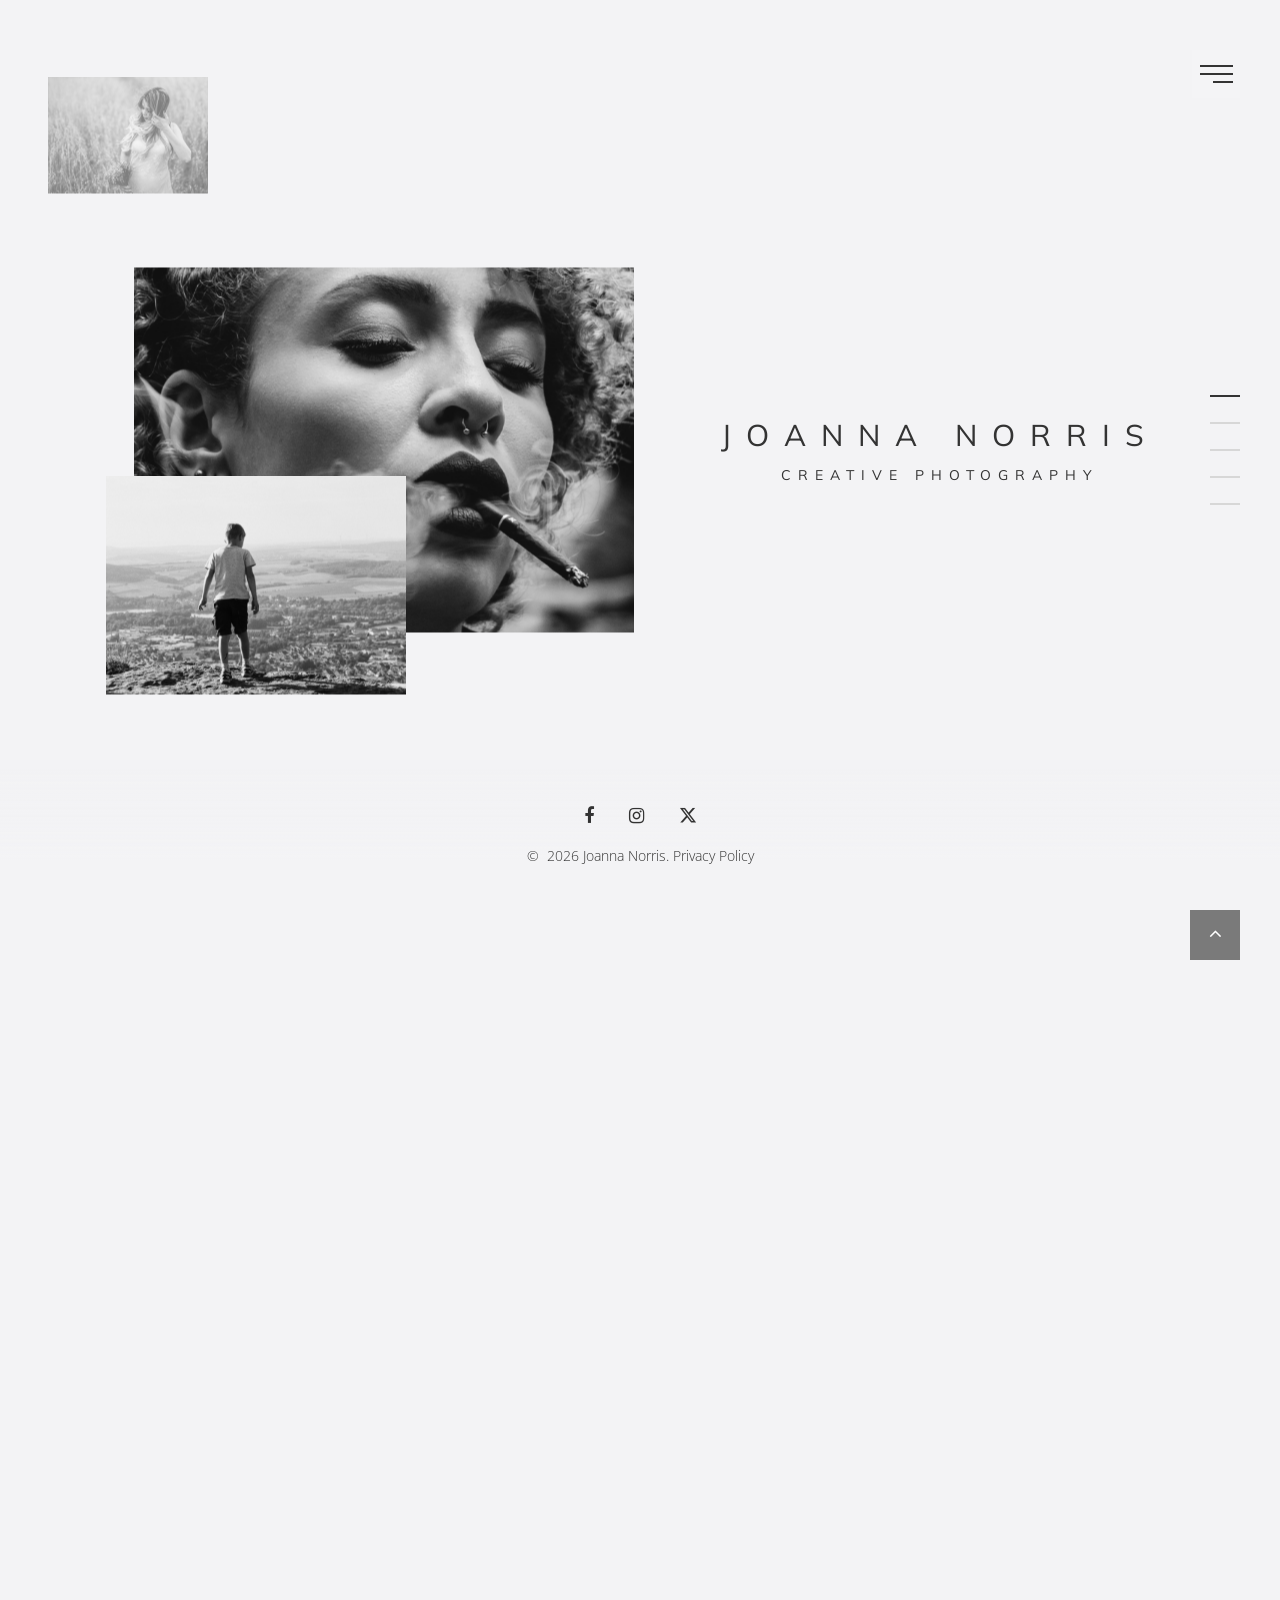
<file: ld-wt73.template-help.com/wt_prod-27284/index.html>
<!DOCTYPE html>
<html class="wide wow-animation" lang="en">
  
<!-- Mirrored from https://ld-wt73.template-help.com/wt_prod-27284/ by HTTrack Website Copier/3.x [XR&CO], Sat, 21 Nov 2026 20:31:29 GMT -->
<head>
    <title>Joanna Norris</title>
    <meta charset="utf-8">
    <meta name="viewport" content="width=device-width, height=device-height, initial-scale=1.0">
    <meta http-equiv="X-UA-Compatible" content="IE=edge">
    <link rel="icon" href="images/favicon.ico" type="image/x-icon">
    <link rel="stylesheet" type="text/css" href="http://fonts.googleapis.com/css?family=Muli:400,700%7COpen+Sans%7CMerriweather:300,400,700">
<link rel="stylesheet" 
      href="../../cdnjs.cloudflare.com/ajax/libs/font-awesome/6.5.1/css/all.min.css">
    <link rel="stylesheet" href="css/bootstrap.css">
    <link rel="stylesheet" href="css/fonts.css">
    <link rel="stylesheet" href="css/style.css">
    <style>.ie-panel{display: none;background: #212121;padding: 10px 0;box-shadow: 3px 3px 5px 0 rgba(0,0,0,.3);clear: both;text-align:center;position: relative;z-index: 1;} html.ie-10 .ie-panel, html.lt-ie-10 .ie-panel {display: block;}</style>
  </head>
  <body>
    <div class="ie-panel"><a href="http://windows.microsoft.com/en-US/internet-explorer/"><img src="images/ie8-panel/warning_bar_0000_us.jpg" height="42" width="820" alt="You are using an outdated browser. For a faster, safer browsing experience, upgrade for free today."></a></div>
    <div class="preloader">
      <div class="preloader-body">
        <div class="cssload-container">
          <div class="cssload-speeding-wheel"></div>
        </div>
        <p>Loading...</p>
      </div>
    </div>
    <div class="page">
      <header class="section page-header">
        <!--RD Navbar-->
        <div class="rd-navbar-wrap">
          <nav class="rd-navbar rd-navbar-classic" data-layout="rd-navbar-fixed" data-sm-layout="rd-navbar-fixed" data-md-layout="rd-navbar-fixed" data-md-device-layout="rd-navbar-fixed" data-lg-layout="rd-navbar-fixed" data-lg-device-layout="rd-navbar-fixed" data-xl-layout="rd-navbar-fixed" data-xl-device-layout="rd-navbar-fixed" data-xxl-layout="rd-navbar-fixed" data-lg-stick-up-offset="46px" data-xl-stick-up-offset="46px" data-xxl-stick-up-offset="46px" data-lg-stick-up="true" data-xl-stick-up="true" data-xxl-stick-up="true">
            <div class="rd-navbar-main-outer">
              <div class="rd-navbar-main">
                <!--RD Navbar Panel-->
                <div class="rd-navbar-panel">
                  <!--RD Navbar Toggle-->
                  <button class="rd-navbar-toggle" data-rd-navbar-toggle=".rd-navbar-nav-wrap"><span></span></button>
                </div>
                <div class="rd-navbar-main-element">
                  <div class="rd-navbar-nav-wrap">
                    <!--RD Navbar Brand-->
                    <div class="rd-navbar-brand text-center"><a href="index-2.html"><span class="heading-3">Joanna Norris</span><span class="heading-6 d-block">creative photography</span></a></div>
                    <ul class="rd-navbar-nav" id="menu">
                      <li class="rd-nav-item"><a class="rd-nav-link heading-3" data-menuanchor="works" href="index-2.html#works" data-custom-scroll-to="works">Works</a>
                      </li>
                      <li class="rd-nav-item"><a class="rd-nav-link heading-3" data-menuanchor="about" href="index-2.html#about" data-custom-scroll-to="about">About</a>
                      </li>
                      <li class="rd-nav-item"><a class="rd-nav-link heading-3" data-menuanchor="exhibitions" href="index-2.html#exhibitions" data-custom-scroll-to="exhibitions">exhibitions</a>
                      </li>
                      <li class="rd-nav-item"><a class="rd-nav-link heading-3" data-menuanchor="contacts" href="index-2.html#contacts" data-custom-scroll-to="contacts">Contacts</a>
                      </li>
                    </ul>
                  </div>
                </div>
              </div>
            </div>
          </nav>
        </div>
      </header>
      <div id="fullpage">
        <section class="section section-fullpage section-md bg-gray-100 section-fullpage-lg fp-auto-height-responsive" id="section-1" data-anchor="home">
          <div class="section-fullpage-inner section-fullpage-inner-mode py-4">
            <div class="container text-center">
              <div class="row justify-content-lg-end">
                <div class="col-lg-6">
                  <h3>Joanna Norris</h3>
                  <h6>creative photography</h6>
                </div>
              </div>
            </div>
          </div>
          <div class="parallax-scene">
            <div class="parallax-scene-item parallax-scene-item-1">
              <div class="layer" data-depth=".2"><img class="tilter" src="images/home-1-689x503.jpg" alt="" width="689" height="503"/>
              </div>
            </div>
            <div class="parallax-scene-item parallax-scene-item-2">
              <div class="layer" data-depth="-.2"><img class="tilter" src="images/home-2-400x292.jpg" alt="" width="400" height="292"/>
              </div>
            </div>
            <div class="parallax-scene-item parallax-scene-item-3">
              <div class="layer" data-depth="-.36"><img class="tilter" src="images/home-3-160x117.jpg" alt="" width="160" height="117"/>
              </div>
            </div>
          </div>
        </section>
        <section class="section section-fullpage section-md bg-gray-100 fp-auto-height-responsive" id="section-2" data-anchor="works">
          <h6 class="section-fullpage-title">works</h6>
          <div class="section-fullpage-inner">
            <div class="container text-center">
              <div class="row justify-content-center">
                <div class="col-12 col-xl-9 col-xxl-12">
                  <div class="row row-15 row-md-30 gutters-10 gutters-md-30">
                    <div class="col-6 col-lg-4">
                      <div class="tilter"><a class="figure-classic" href="faces.html"><img src="images/work-1-400x292.jpg" alt="" width="400" height="292"/>
                          <div class="figure-classic-inner">
                            <div class="title">Faces</div>
                            <div class="subtitle">123 photos</div>
                          </div></a></div>
                    </div>
                    <div class="col-6 col-lg-4">
                      <div class="tilter"><a class="figure-classic" href="fashion.html"><img src="images/work-2-400x292.jpg" alt="" width="400" height="292"/>
                          <div class="figure-classic-inner">
                            <div class="title">FASHION</div>
                            <div class="subtitle">123 photos</div>
                          </div></a></div>
                    </div>
                    <div class="col-6 col-lg-4">
                      <div class="tilter"><a class="figure-classic" href="wedding.html"><img src="images/work-3-400x292.jpg" alt="" width="400" height="292"/>
                          <div class="figure-classic-inner">
                            <div class="title">wedding</div>
                            <div class="subtitle">123 photos</div>
                          </div></a></div>
                    </div>
                    <div class="col-6 col-lg-4">
                      <div class="tilter"><a class="figure-classic" href="children.html"><img src="images/work-4-400x292.jpg" alt="" width="400" height="292"/>
                          <div class="figure-classic-inner">
                            <div class="title">children</div>
                            <div class="subtitle">123 photos</div>
                          </div></a></div>
                    </div>
                    <div class="col-6 col-lg-4">
                      <div class="tilter"><a class="figure-classic" href="love-story.html"><img src="images/work-5-400x292.jpg" alt="" width="400" height="292"/>
                          <div class="figure-classic-inner">
                            <div class="title">love story</div>
                            <div class="subtitle">123 photos</div>
                          </div></a></div>
                    </div>
                    <div class="col-6 col-lg-4">
                      <div class="tilter"><a class="figure-classic" href="motion.html"><img src="images/work-6-400x292.jpg" alt="" width="400" height="292"/>
                          <div class="figure-classic-inner">
                            <div class="title">motion</div>
                            <div class="subtitle">123 photos</div>
                          </div></a></div>
                    </div>
                  </div>
                </div>
              </div>
            </div>
          </div>
        </section>
        <section class="section section-fullpage section-md bg-gray-100 fp-auto-height-responsive" id="section-3" data-anchor="about">
          <h6 class="section-fullpage-title">about</h6>
          <div class="section-fullpage-inner">
            <div class="container">
              <div class="row justify-content-center">
                <div class="col-lg-8 col-xl-7">
                  <h3 class="text-center">Joanna Norris</h3>
                  <div class="big px-2 text-justify">
                    <p>I specialize in lifestyle and travel photography. I not only shoot in and around the streets of the city, but also in apartments, shops, parks – anywhere and everywhere my clients FEEL happy. Finding places that make people feel happy, as well as creating memories while we shoot. And that is what makes great photos!</p>
                    <p>My work in photography is a natural extension of my desire to tell stories. I’ve always been a nostalgic and romantic person, and I love that my work allows me to express those traits in such a meaningful way.</p>
                  </div>
                </div>
              </div>
            </div>
          </div>
          <div class="parallax-scene">
            <div class="parallax-scene-item parallax-scene-item-4">
              <div class="layer" data-depth=".2"><img class="tilter" src="images/home-4-281x205.jpg" alt="" width="281" height="205"/>
              </div>
            </div>
            <div class="parallax-scene-item parallax-scene-item-6">
              <div class="layer" data-depth="-.36"><img class="tilter" src="images/home-6-429x313.jpg" alt="" width="429" height="313"/>
              </div>
            </div>
            <div class="parallax-scene-item parallax-scene-item-5">
              <div class="layer" data-depth=".2"><img class="tilter" src="images/home-5-344x251.jpg" alt="" width="344" height="251"/>
              </div>
            </div>
          </div>
        </section>
        <section class="section section-fullpage section-md bg-gray-100 fp-auto-height-responsive" id="section-4" data-anchor="exhibitions">
          <h6 class="section-fullpage-title">exhibitions</h6>
          <div class="section-fullpage-inner">
            <div class="container text-center text-xl-left">
              <div class="row justify-content-center">
                <div class="col-lg-9 col-xl-7">
                  <div class="row row-30 row-xxl-50">
                    <div class="col-sm-6">
                      <h4>New York</h4>
                      <p class="big font-weight-bold">Emotional sense of photography</p>
                      <p>The Photographers’ Gallery<br>9 May – 25 Aug 2021</p>
                    </div>
                    <div class="col-sm-6">
                      <h4>milan</h4>
                      <p class="big font-weight-bold">The Moment in Space</p>
                      <p>The Photographers’ Gallery<br>27 Jun – 15 Sep 2021</p>
                    </div>
                    <div class="col-sm-6">
                      <h4>Valencia</h4>
                      <p class="big font-weight-bold">Contemporary Art</p>
                      <p>The Photographers’ Gallery<br>1 Jun – 25 Aug 2021</p>
                    </div>
                    <div class="col-sm-6">
                      <h4>Berlin</h4>
                      <p class="big font-weight-bold">The Future is Now </p>
                      <p>The Photographers’ Gallery<br>7 Jun – 10 Nov 2021</p>
                    </div>
                    <div class="col-sm-6">
                      <h4>Paris</h4>
                      <p class="big font-weight-bold">The love you share</p>
                      <p>The Photographers’ Gallery<br>9 May – 25 Aug 2021</p>
                    </div>
                    <div class="col-sm-6">
                      <h4>Amsterdam</h4>
                      <p class="big font-weight-bold">Entounters with the camera</p>
                      <p>The Photographers’ Gallery<br>5 Jun – 27 Jul 2021</p>
                    </div>
                  </div>
                </div>
              </div>
            </div>
          </div>
          <div class="parallax-scene">
            <div class="parallax-scene-item parallax-scene-item-7">
              <div class="layer" data-depth=".2"><img class="tilter" src="images/home-7-416x304.jpg" alt="" width="416" height="304"/>
              </div>
            </div>
            <div class="parallax-scene-item parallax-scene-item-8">
              <div class="layer" data-depth="-.36"><img class="tilter" src="images/home-8-384x280.jpg" alt="" width="384" height="280"/>
              </div>
            </div>
            <div class="parallax-scene-item parallax-scene-item-11">
              <div class="layer" data-depth=".2"><img class="tilter" src="images/home-9-281x205.jpg" alt="" width="281" height="205"/>
              </div>
            </div>
          </div>
        </section>
        <section class="section section-fullpage section-md bg-gray-100 fp-auto-height-responsive" id="section-5" data-anchor="contacts">
          <h6 class="section-fullpage-title">contacts</h6>
          <div class="section-fullpage-inner">
            <div class="container text-center">
              <div class="row justify-content-center">
                <div class="col-lg-9 col-xl-7">
                  <p class="big">Tell me about your story, your passion, your love.<br>And I'll be happy to get back to you and talk about our common project. Let's connect here.</p>
                  <h3 class="text-spacing-21"><a href="tel:#">+1 256 10 87 000</a></h3>
                  <h5 class="mt-2 font-weight-light">4401 Waldeck Street Grapevine, Nashville, TX 76051</h5><a class="mail-link" href="mailto:#">info@demolink.org</a>
                </div>
              </div>
            </div>
          </div>
          <div class="parallax-scene">
            <div class="parallax-scene-item parallax-scene-item-7 d-none d-lg-block">
              <div class="layer" data-depth=".2"><img class="tilter" src="images/home-10-473x345.jpg" alt="" width="473" height="345"/>
              </div>
            </div>
            <div class="parallax-scene-item parallax-scene-item-10">
              <div class="layer" data-depth="-.36"><img class="tilter" src="images/home-11-398x290.jpg" alt="" width="398" height="290"/>
              </div>
            </div>
            <div class="parallax-scene-item parallax-scene-item-9">
              <div class="layer" data-depth=".2"><img class="tilter" src="images/home-12-252x184.jpg" alt="" width="252" height="184"/>
              </div>
            </div>
          </div>
        </section>
      </div>
      <footer class="section footer-classic context-dark">
        <div class="container">
          <ul class="list-inline list-inline-md footer-classic-icon-list">
            <li><a class="fa-facebook" href="#"></a></li>
            <li><a class="fa-instagram" href="#"></a></li>
            <li><a class="fa-brands fa-x-twitter" href="#"></a></li>
          </ul>
          <p class="rights"><span>&copy;&nbsp; </span><span class="copyright-year"></span><span>&nbsp;</span><span>Joanna Norris</span><span>.&nbsp;</span><a href="privacy-policy.html">Privacy Policy</a></p>
        </div>
      </footer>
    </div>
    <div class="snackbars" id="form-output-global"></div>
    <script src="js/core.min.js"></script>
    <script src="js/script.js"></script>
  </body>

<!-- Mirrored from https://ld-wt73.template-help.com/wt_prod-27284/ by HTTrack Website Copier/3.x [XR&CO], Sat, 21 Nov 2026 20:31:38 GMT -->
</html>
</file>
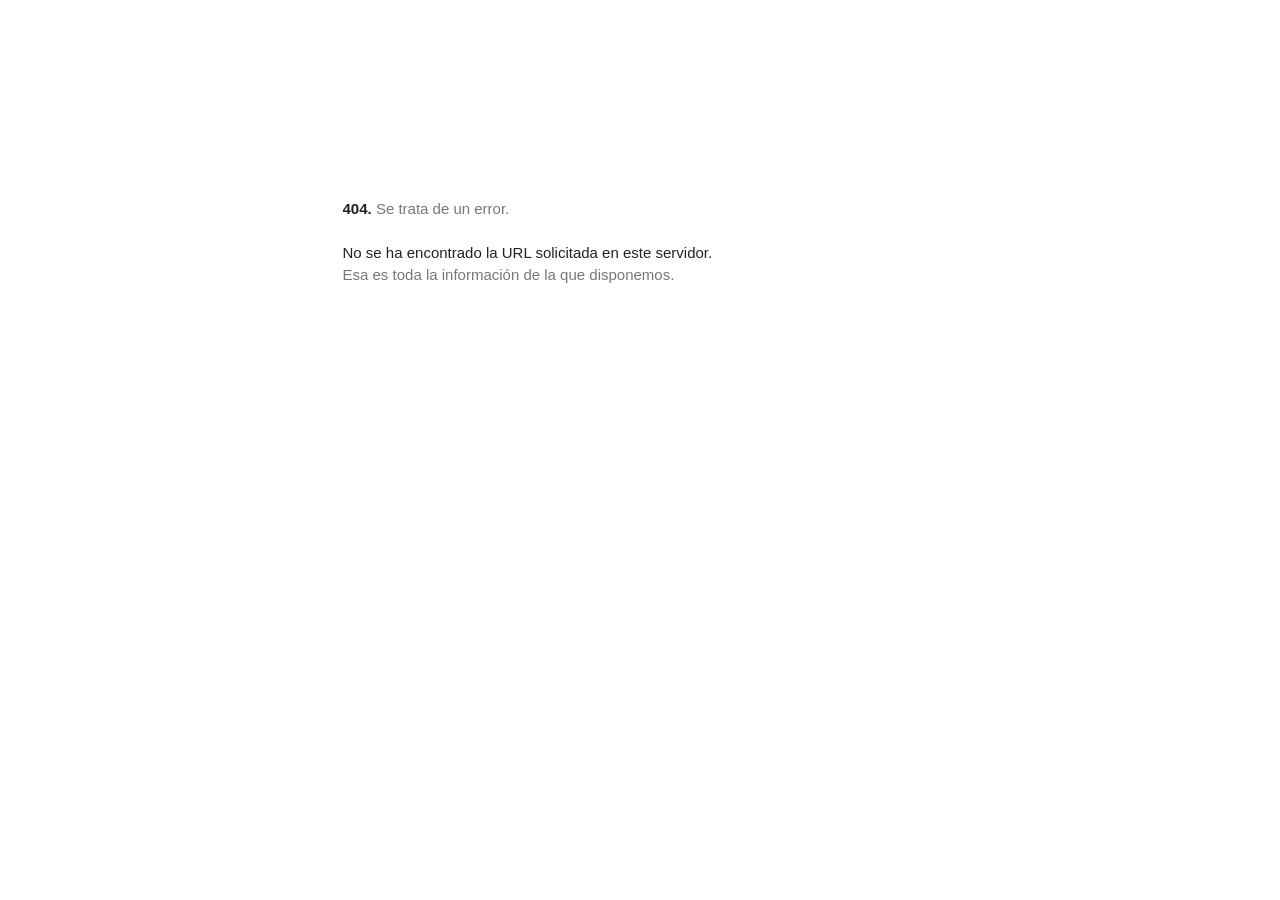
<file: www.google.com/recaptcha/api2/index.html>
<html lang="es" dir=ltr><meta charset=utf-8><meta name=viewport content="initial-scale=1, minimum-scale=1, width=device-width"><title>Error 404 (No se ha encontrado)!!1</title><style>*{margin:0;padding:0}html,code{font:15px/22px arial,sans-serif}html{background:#fff;color:#222;padding:15px}body{color:#222;text-align:unset;margin:7% auto 0;max-width:390px;min-height:180px;padding:30px 0 15px;}* > body{background:url(//www.google.com/images/errors/robot.png) 100% 5px no-repeat;padding-right:205px}p{margin:11px 0 22px;overflow:hidden}pre{white-space:pre-wrap;}ins{color:#777;text-decoration:none}a img{border:0}@media screen and (max-width:772px){body{background:none;margin-top:0;max-width:none;padding-right:0}}#logo{background:url(//www.google.com/images/branding/googlelogo/1x/googlelogo_color_150x54dp.png) no-repeat;margin-left:-5px}@media only screen and (min-resolution:192dpi){#logo{background:url(//www.google.com/images/branding/googlelogo/2x/googlelogo_color_150x54dp.png) no-repeat 0% 0%/100% 100%;-moz-border-image:url(//www.google.com/images/branding/googlelogo/2x/googlelogo_color_150x54dp.png) 0}}@media only screen and (-webkit-min-device-pixel-ratio:2){#logo{background:url(//www.google.com/images/branding/googlelogo/2x/googlelogo_color_150x54dp.png) no-repeat;-webkit-background-size:100% 100%}}#logo{display:inline-block;height:54px;width:150px}</style><main id="af-error-container" role="main"><a href=//www.google.com><span id=logo aria-label=Google role=img></span></a><p><b>404.</b> <ins>Se trata de un error.</ins><p>No se ha encontrado la URL solicitada en este servidor. <ins>Esa es toda la información de la que disponemos.</ins></main>
</file>
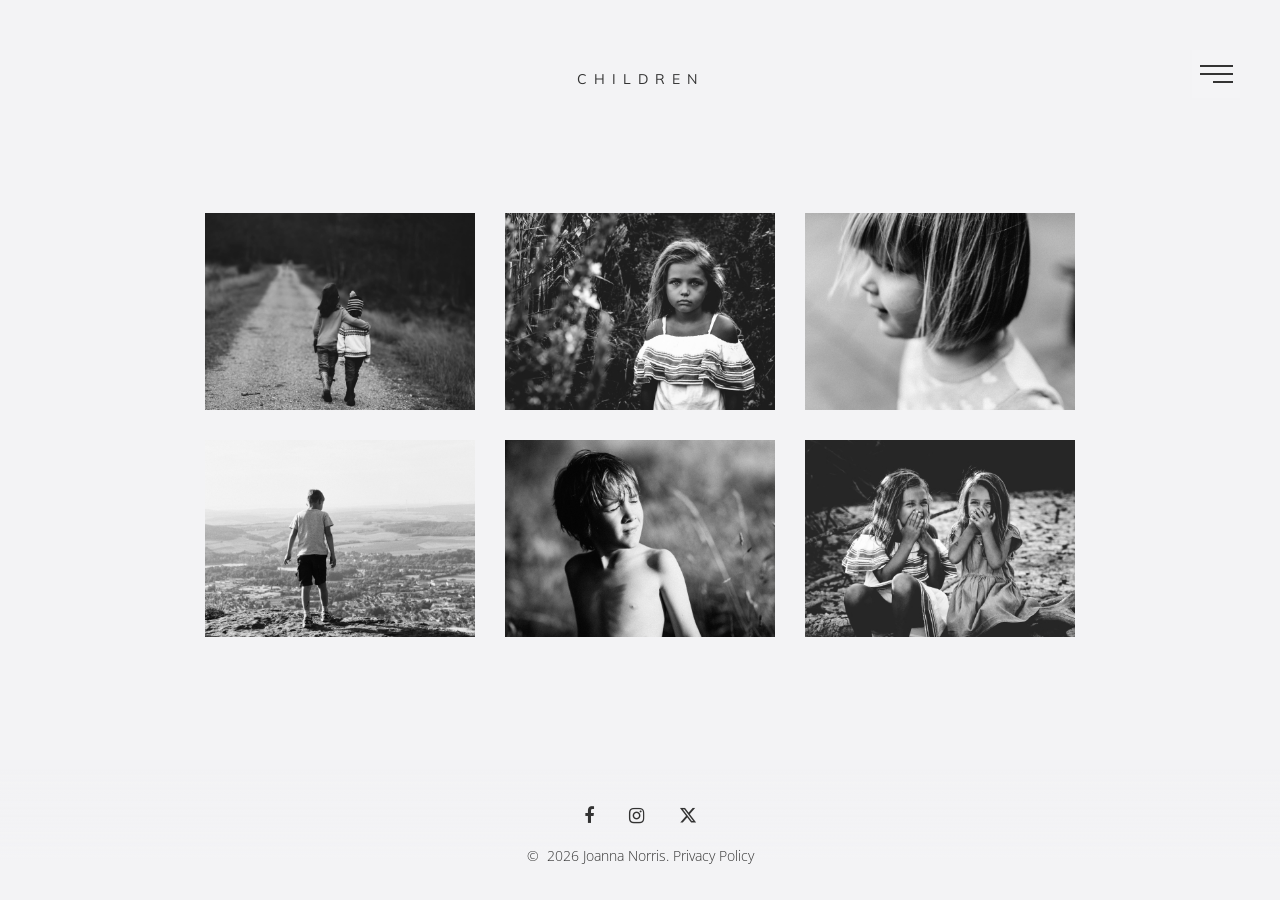
<file: ld-wt73.template-help.com/wt_prod-27284/children.html>
<!DOCTYPE html>
<html class="wide wow-animation" lang="en">
  
<!-- Mirrored from https://ld-wt73.template-help.com/wt_prod-27284/children.html by HTTrack Website Copier/3.x [XR&CO], Sat, 21 Nov 2026 20:31:55 GMT -->
<head>
    <title>Children</title>
    <meta charset="utf-8">
    <meta name="viewport" content="width=device-width, height=device-height, initial-scale=1.0">
    <meta http-equiv="X-UA-Compatible" content="IE=edge">
    <link rel="icon" href="images/favicon.ico" type="image/x-icon">
    <link rel="stylesheet" type="text/css" href="http://fonts.googleapis.com/css?family=Muli:400,700%7COpen+Sans%7CMerriweather:300,400,700">
<link rel="stylesheet" 
      href="../../cdnjs.cloudflare.com/ajax/libs/font-awesome/6.5.1/css/all.min.css">
    <link rel="stylesheet" href="css/bootstrap.css">
    <link rel="stylesheet" href="css/fonts.css">
    <link rel="stylesheet" href="css/style.css">
    <style>.ie-panel{display: none;background: #212121;padding: 10px 0;box-shadow: 3px 3px 5px 0 rgba(0,0,0,.3);clear: both;text-align:center;position: relative;z-index: 1;} html.ie-10 .ie-panel, html.lt-ie-10 .ie-panel {display: block;}</style>
  </head>
  <body>
    <div class="ie-panel"><a href="http://windows.microsoft.com/en-US/internet-explorer/"><img src="images/ie8-panel/warning_bar_0000_us.jpg" height="42" width="820" alt="You are using an outdated browser. For a faster, safer browsing experience, upgrade for free today."></a></div>
    <div class="preloader">
      <div class="preloader-body">
        <div class="cssload-container">
          <div class="cssload-speeding-wheel"></div>
        </div>
        <p>Loading...</p>
      </div>
    </div>
    <div class="page">
      <header class="section page-header">
        <!--RD Navbar-->
        <div class="rd-navbar-wrap">
          <nav class="rd-navbar rd-navbar-classic" data-layout="rd-navbar-fixed" data-sm-layout="rd-navbar-fixed" data-md-layout="rd-navbar-fixed" data-md-device-layout="rd-navbar-fixed" data-lg-layout="rd-navbar-fixed" data-lg-device-layout="rd-navbar-fixed" data-xl-layout="rd-navbar-fixed" data-xl-device-layout="rd-navbar-fixed" data-xxl-layout="rd-navbar-fixed" data-lg-stick-up-offset="46px" data-xl-stick-up-offset="46px" data-xxl-stick-up-offset="46px" data-lg-stick-up="true" data-xl-stick-up="true" data-xxl-stick-up="true">
            <div class="rd-navbar-main-outer">
              <div class="rd-navbar-main">
                <!--RD Navbar Panel-->
                <div class="rd-navbar-panel">
                  <!--RD Navbar Toggle-->
                  <button class="rd-navbar-toggle" data-rd-navbar-toggle=".rd-navbar-nav-wrap"><span></span></button>
                </div>
                <div class="rd-navbar-main-element">
                  <div class="rd-navbar-nav-wrap">
                    <!--RD Navbar Brand-->
                    <div class="rd-navbar-brand text-center"><a href="index-2.html"><span class="heading-3">Joanna Norris</span><span class="heading-6 d-block">creative photography</span></a></div>
                    <ul class="rd-navbar-nav" id="menu">
                      <li class="rd-nav-item"><a class="rd-nav-link heading-3" data-menuanchor="works" href="index-2.html#works" data-custom-scroll-to="works">Works</a>
                      </li>
                      <li class="rd-nav-item"><a class="rd-nav-link heading-3" data-menuanchor="about" href="index-2.html#about" data-custom-scroll-to="about">About</a>
                      </li>
                      <li class="rd-nav-item"><a class="rd-nav-link heading-3" data-menuanchor="exhibitions" href="index-2.html#exhibitions" data-custom-scroll-to="exhibitions">exhibitions</a>
                      </li>
                      <li class="rd-nav-item"><a class="rd-nav-link heading-3" data-menuanchor="contacts" href="index-2.html#contacts" data-custom-scroll-to="contacts">Contacts</a>
                      </li>
                    </ul>
                  </div>
                </div>
              </div>
            </div>
          </nav>
        </div>
      </header>
      <section class="section section-fullpage section-md bg-gray-100"> 
        <h6 class="section-fullpage-title">Children</h6>
        <div class="section-fullpage-inner">
          <div class="container text-center">
            <div class="row justify-content-center">
              <div class="col-12 col-xl-9 col-xxl-12">
                <div class="row row-15 row-md-30 gutters-10 gutters-md-30" data-lightgallery="group">
                  <div class="col-6 col-lg-4">
                    <div class="tilter"><a class="figure-classic" href="images/children-1-820x598.jpg" data-lightgallery="item"><img src="images/children-1-400x292.jpg" alt="" width="400" height="292"/></a></div>
                  </div>
                  <div class="col-6 col-lg-4">
                    <div class="tilter"><a class="figure-classic" href="images/children-2-820x598.jpg" data-lightgallery="item"><img src="images/children-2-400x292.jpg" alt="" width="400" height="292"/></a></div>
                  </div>
                  <div class="col-6 col-lg-4">
                    <div class="tilter"><a class="figure-classic" href="images/children-3-820x598.jpg" data-lightgallery="item"><img src="images/children-3-400x292.jpg" alt="" width="400" height="292"/></a></div>
                  </div>
                  <div class="col-6 col-lg-4">
                    <div class="tilter"><a class="figure-classic" href="images/children-4-820x598.jpg" data-lightgallery="item"><img src="images/children-4-400x292.jpg" alt="" width="400" height="292"/></a></div>
                  </div>
                  <div class="col-6 col-lg-4">
                    <div class="tilter"><a class="figure-classic" href="images/children-5-820x598.jpg" data-lightgallery="item"><img src="images/children-5-400x292.jpg" alt="" width="400" height="292"/></a></div>
                  </div>
                  <div class="col-6 col-lg-4">
                    <div class="tilter"><a class="figure-classic" href="images/children-6-820x598.jpg" data-lightgallery="item"><img src="images/children-6-400x292.jpg" alt="" width="400" height="292"/></a></div>
                  </div>
                </div>
              </div>
            </div>
          </div>
        </div>
      </section>
      <footer class="section footer-classic context-dark">
        <div class="container">
          <ul class="list-inline list-inline-md footer-classic-icon-list">
            <li><a class="fa-facebook" href="#"></a></li>
            <li><a class="fa-instagram" href="#"></a></li>
            <li><a class="fa-brands fa-x-twitter" href="#"></a></li>
          </ul>
          <p class="rights"><span>&copy;&nbsp; </span><span class="copyright-year"></span><span>&nbsp;</span><span>Joanna Norris</span><span>.&nbsp;</span><a href="privacy-policy.html">Privacy Policy</a></p>
        </div>
      </footer>
    </div>
    <div class="snackbars" id="form-output-global"></div>
    <script src="js/core.min.js"></script>
    <script src="js/script.js"></script>
  </body>

<!-- Mirrored from https://ld-wt73.template-help.com/wt_prod-27284/children.html by HTTrack Website Copier/3.x [XR&CO], Sat, 21 Nov 2026 20:31:57 GMT -->
</html>
</file>
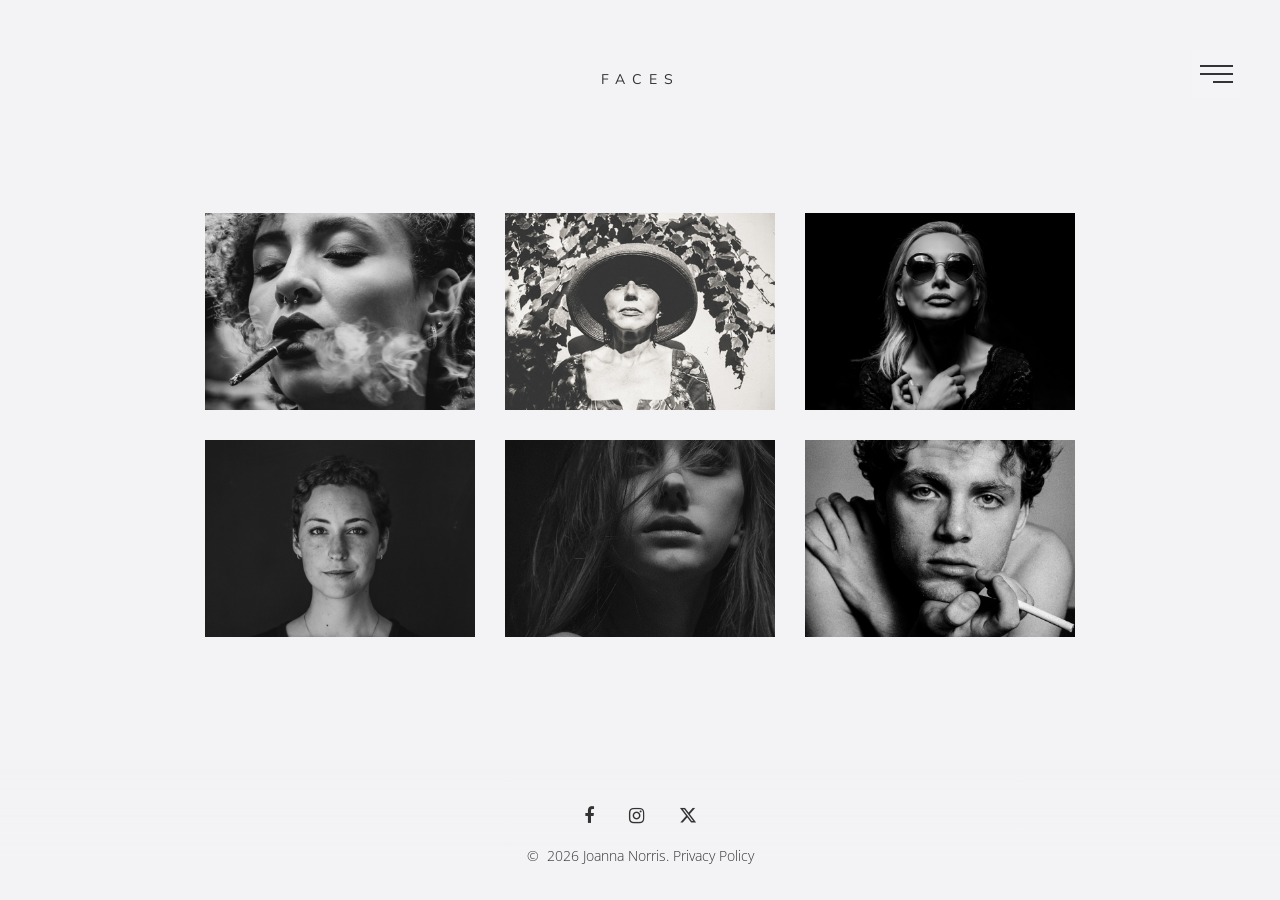
<file: ld-wt73.template-help.com/wt_prod-27284/faces.html>
<!DOCTYPE html>
<html class="wide wow-animation" lang="en">
  
<!-- Mirrored from https://ld-wt73.template-help.com/wt_prod-27284/faces.html by HTTrack Website Copier/3.x [XR&CO], Sat, 21 Nov 2026 20:31:46 GMT -->
<head>
    <title>Faces</title>
    <meta charset="utf-8">
    <meta name="viewport" content="width=device-width, height=device-height, initial-scale=1.0">
    <meta http-equiv="X-UA-Compatible" content="IE=edge">
    <link rel="icon" href="images/favicon.ico" type="image/x-icon">
    <link rel="stylesheet" type="text/css" href="http://fonts.googleapis.com/css?family=Muli:400,700%7COpen+Sans%7CMerriweather:300,400,700">
<link rel="stylesheet" 
      href="../../cdnjs.cloudflare.com/ajax/libs/font-awesome/6.5.1/css/all.min.css">
    <link rel="stylesheet" href="css/bootstrap.css">
    <link rel="stylesheet" href="css/fonts.css">
    <link rel="stylesheet" href="css/style.css">
    <style>.ie-panel{display: none;background: #212121;padding: 10px 0;box-shadow: 3px 3px 5px 0 rgba(0,0,0,.3);clear: both;text-align:center;position: relative;z-index: 1;} html.ie-10 .ie-panel, html.lt-ie-10 .ie-panel {display: block;}</style>
  </head>
  <body>
    <div class="ie-panel"><a href="http://windows.microsoft.com/en-US/internet-explorer/"><img src="images/ie8-panel/warning_bar_0000_us.jpg" height="42" width="820" alt="You are using an outdated browser. For a faster, safer browsing experience, upgrade for free today."></a></div>
    <div class="preloader">
      <div class="preloader-body">
        <div class="cssload-container">
          <div class="cssload-speeding-wheel"></div>
        </div>
        <p>Loading...</p>
      </div>
    </div>
    <div class="page">
      <header class="section page-header">
        <!--RD Navbar-->
        <div class="rd-navbar-wrap">
          <nav class="rd-navbar rd-navbar-classic" data-layout="rd-navbar-fixed" data-sm-layout="rd-navbar-fixed" data-md-layout="rd-navbar-fixed" data-md-device-layout="rd-navbar-fixed" data-lg-layout="rd-navbar-fixed" data-lg-device-layout="rd-navbar-fixed" data-xl-layout="rd-navbar-fixed" data-xl-device-layout="rd-navbar-fixed" data-xxl-layout="rd-navbar-fixed" data-lg-stick-up-offset="46px" data-xl-stick-up-offset="46px" data-xxl-stick-up-offset="46px" data-lg-stick-up="true" data-xl-stick-up="true" data-xxl-stick-up="true">
            <div class="rd-navbar-main-outer">
              <div class="rd-navbar-main">
                <!--RD Navbar Panel-->
                <div class="rd-navbar-panel">
                  <!--RD Navbar Toggle-->
                  <button class="rd-navbar-toggle" data-rd-navbar-toggle=".rd-navbar-nav-wrap"><span></span></button>
                </div>
                <div class="rd-navbar-main-element">
                  <div class="rd-navbar-nav-wrap">
                    <!--RD Navbar Brand-->
                    <div class="rd-navbar-brand text-center"><a href="index-2.html"><span class="heading-3">Joanna Norris</span><span class="heading-6 d-block">creative photography</span></a></div>
                    <ul class="rd-navbar-nav" id="menu">
                      <li class="rd-nav-item"><a class="rd-nav-link heading-3" data-menuanchor="works" href="index-2.html#works" data-custom-scroll-to="works">Works</a>
                      </li>
                      <li class="rd-nav-item"><a class="rd-nav-link heading-3" data-menuanchor="about" href="index-2.html#about" data-custom-scroll-to="about">About</a>
                      </li>
                      <li class="rd-nav-item"><a class="rd-nav-link heading-3" data-menuanchor="exhibitions" href="index-2.html#exhibitions" data-custom-scroll-to="exhibitions">exhibitions</a>
                      </li>
                      <li class="rd-nav-item"><a class="rd-nav-link heading-3" data-menuanchor="contacts" href="index-2.html#contacts" data-custom-scroll-to="contacts">Contacts</a>
                      </li>
                    </ul>
                  </div>
                </div>
              </div>
            </div>
          </nav>
        </div>
      </header>
      <section class="section section-fullpage section-md bg-gray-100">
        <h6 class="section-fullpage-title">Faces</h6>
        <div class="section-fullpage-inner">
          <div class="container text-center">
            <div class="row justify-content-center">
              <div class="col-12 col-xl-9 col-xxl-12">
                <div class="row row-15 row-md-30 gutters-10 gutters-md-30" data-lightgallery="group">
                  <div class="col-6 col-lg-4">
                    <div class="tilter"><a class="figure-classic" href="images/works-1-820x598.jpg" data-lightgallery="item"><img src="images/works-1-400x292.jpg" alt="" width="400" height="292"/></a></div>
                  </div>
                  <div class="col-6 col-lg-4">
                    <div class="tilter"><a class="figure-classic" href="images/works-2-820x598.jpg" data-lightgallery="item"><img src="images/works-2-400x292.jpg" alt="" width="400" height="292"/></a></div>
                  </div>
                  <div class="col-6 col-lg-4">
                    <div class="tilter"><a class="figure-classic" href="images/works-3-820x598.jpg" data-lightgallery="item"><img src="images/works-3-400x292.jpg" alt="" width="400" height="292"/></a></div>
                  </div>
                  <div class="col-6 col-lg-4">
                    <div class="tilter"><a class="figure-classic" href="images/works-4-820x598.jpg" data-lightgallery="item"><img src="images/works-4-400x292.jpg" alt="" width="400" height="292"/></a></div>
                  </div>
                  <div class="col-6 col-lg-4">
                    <div class="tilter"><a class="figure-classic" href="images/works-5-820x598.jpg" data-lightgallery="item"><img src="images/works-5-400x292.jpg" alt="" width="400" height="292"/></a></div>
                  </div>
                  <div class="col-6 col-lg-4">
                    <div class="tilter"><a class="figure-classic" href="images/works-6-820x598.jpg" data-lightgallery="item"><img src="images/works-6-400x292.jpg" alt="" width="400" height="292"/></a></div>
                  </div>
                </div>
              </div>
            </div>
          </div>
        </div>
      </section>
      <footer class="section footer-classic context-dark">
        <div class="container">
          <ul class="list-inline list-inline-md footer-classic-icon-list">
            <li><a class="fa-facebook" href="#"></a></li>
            <li><a class="fa-instagram" href="#"></a></li>
            <li><a class="fa-brands fa-x-twitter" href="#"></a></li>
          </ul>
          <p class="rights"><span>&copy;&nbsp; </span><span class="copyright-year"></span><span>&nbsp;</span><span>Joanna Norris</span><span>.&nbsp;</span><a href="privacy-policy.html">Privacy Policy</a></p>
        </div>
      </footer>
    </div>
    <div class="snackbars" id="form-output-global"></div>
    <script src="js/core.min.js"></script>
    <script src="js/script.js"></script>
  </body>

<!-- Mirrored from https://ld-wt73.template-help.com/wt_prod-27284/faces.html by HTTrack Website Copier/3.x [XR&CO], Sat, 21 Nov 2026 20:31:49 GMT -->
</html>
</file>
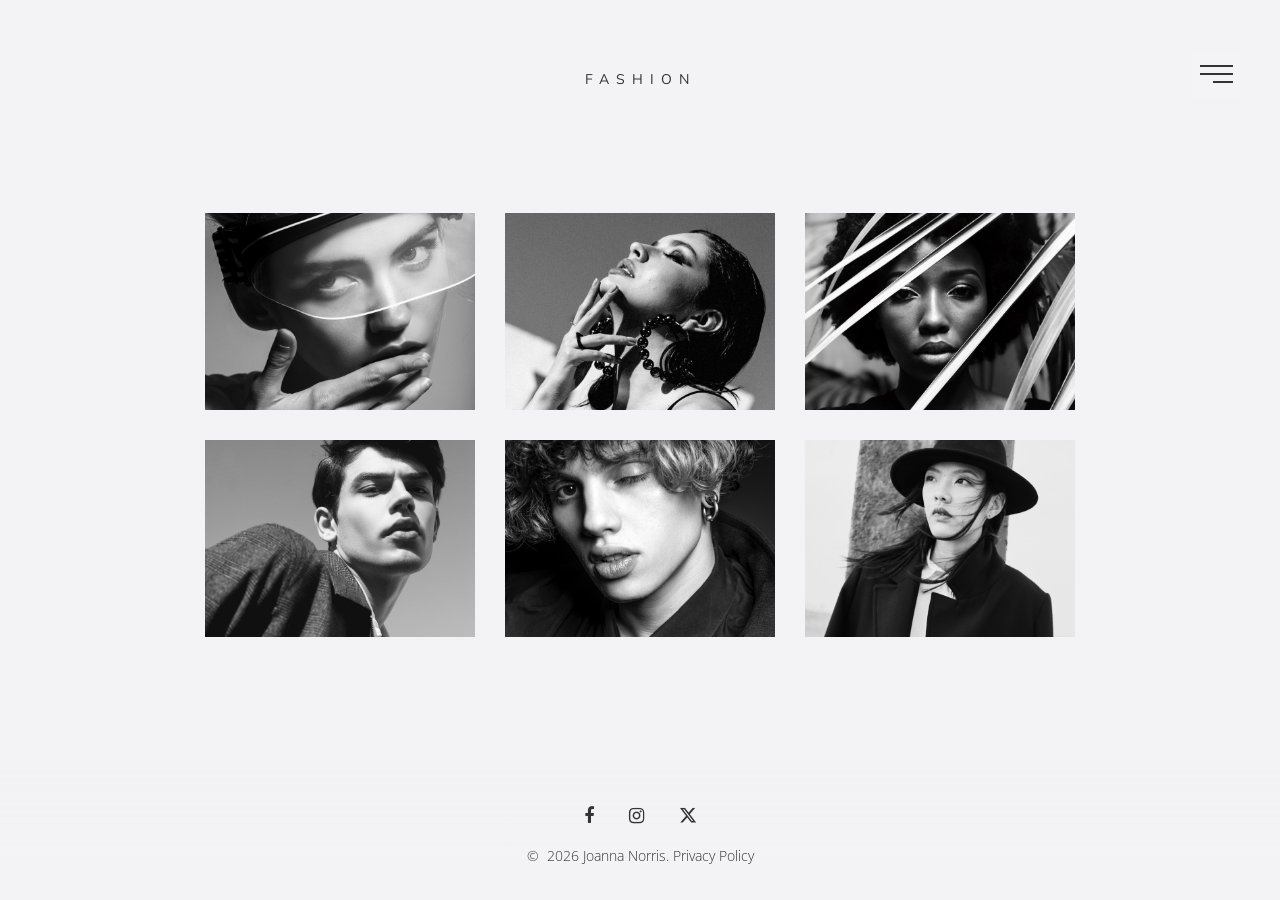
<file: ld-wt73.template-help.com/wt_prod-27284/fashion.html>
<!DOCTYPE html>
<html class="wide wow-animation" lang="en">
  
<!-- Mirrored from https://ld-wt73.template-help.com/wt_prod-27284/fashion.html by HTTrack Website Copier/3.x [XR&CO], Sat, 21 Nov 2026 20:31:49 GMT -->
<head>
    <title>Fashion</title>
    <meta charset="utf-8">
    <meta name="viewport" content="width=device-width, height=device-height, initial-scale=1.0">
    <meta http-equiv="X-UA-Compatible" content="IE=edge">
    <link rel="icon" href="images/favicon.ico" type="image/x-icon">
    <link rel="stylesheet" type="text/css" href="http://fonts.googleapis.com/css?family=Muli:400,700%7COpen+Sans%7CMerriweather:300,400,700">
<link rel="stylesheet" 
      href="../../cdnjs.cloudflare.com/ajax/libs/font-awesome/6.5.1/css/all.min.css">
    <link rel="stylesheet" href="css/bootstrap.css">
    <link rel="stylesheet" href="css/fonts.css">
    <link rel="stylesheet" href="css/style.css">
    <style>.ie-panel{display: none;background: #212121;padding: 10px 0;box-shadow: 3px 3px 5px 0 rgba(0,0,0,.3);clear: both;text-align:center;position: relative;z-index: 1;} html.ie-10 .ie-panel, html.lt-ie-10 .ie-panel {display: block;}</style>
  </head>
  <body>
    <div class="ie-panel"><a href="http://windows.microsoft.com/en-US/internet-explorer/"><img src="images/ie8-panel/warning_bar_0000_us.jpg" height="42" width="820" alt="You are using an outdated browser. For a faster, safer browsing experience, upgrade for free today."></a></div>
    <div class="preloader">
      <div class="preloader-body">
        <div class="cssload-container">
          <div class="cssload-speeding-wheel"></div>
        </div>
        <p>Loading...</p>
      </div>
    </div>
    <div class="page">
      <header class="section page-header">
        <!--RD Navbar-->
        <div class="rd-navbar-wrap">
          <nav class="rd-navbar rd-navbar-classic" data-layout="rd-navbar-fixed" data-sm-layout="rd-navbar-fixed" data-md-layout="rd-navbar-fixed" data-md-device-layout="rd-navbar-fixed" data-lg-layout="rd-navbar-fixed" data-lg-device-layout="rd-navbar-fixed" data-xl-layout="rd-navbar-fixed" data-xl-device-layout="rd-navbar-fixed" data-xxl-layout="rd-navbar-fixed" data-lg-stick-up-offset="46px" data-xl-stick-up-offset="46px" data-xxl-stick-up-offset="46px" data-lg-stick-up="true" data-xl-stick-up="true" data-xxl-stick-up="true">
            <div class="rd-navbar-main-outer">
              <div class="rd-navbar-main">
                <!--RD Navbar Panel-->
                <div class="rd-navbar-panel">
                  <!--RD Navbar Toggle-->
                  <button class="rd-navbar-toggle" data-rd-navbar-toggle=".rd-navbar-nav-wrap"><span></span></button>
                </div>
                <div class="rd-navbar-main-element">
                  <div class="rd-navbar-nav-wrap">
                    <!--RD Navbar Brand-->
                    <div class="rd-navbar-brand text-center"><a href="index-2.html"><span class="heading-3">Joanna Norris</span><span class="heading-6 d-block">creative photography</span></a></div>
                    <ul class="rd-navbar-nav" id="menu">
                      <li class="rd-nav-item"><a class="rd-nav-link heading-3" data-menuanchor="works" href="index-2.html#works" data-custom-scroll-to="works">Works</a>
                      </li>
                      <li class="rd-nav-item"><a class="rd-nav-link heading-3" data-menuanchor="about" href="index-2.html#about" data-custom-scroll-to="about">About</a>
                      </li>
                      <li class="rd-nav-item"><a class="rd-nav-link heading-3" data-menuanchor="exhibitions" href="index-2.html#exhibitions" data-custom-scroll-to="exhibitions">exhibitions</a>
                      </li>
                      <li class="rd-nav-item"><a class="rd-nav-link heading-3" data-menuanchor="contacts" href="index-2.html#contacts" data-custom-scroll-to="contacts">Contacts</a>
                      </li>
                    </ul>
                  </div>
                </div>
              </div>
            </div>
          </nav>
        </div>
      </header>
      <section class="section section-fullpage section-md bg-gray-100"> 
        <h6 class="section-fullpage-title">FASHION</h6>
        <div class="section-fullpage-inner">
          <div class="container text-center">
            <div class="row justify-content-center">
              <div class="col-12 col-xl-9 col-xxl-12">
                <div class="row row-15 row-md-30 gutters-10 gutters-md-30" data-lightgallery="group">
                  <div class="col-6 col-lg-4">
                    <div class="tilter"><a class="figure-classic" href="images/fashion-1-820x598.jpg" data-lightgallery="item"><img src="images/fashion-1-400x292.jpg" alt="" width="400" height="292"/></a></div>
                  </div>
                  <div class="col-6 col-lg-4">
                    <div class="tilter"><a class="figure-classic" href="images/fashion-2-820x598.jpg" data-lightgallery="item"><img src="images/fashion-2-400x292.jpg" alt="" width="400" height="292"/></a></div>
                  </div>
                  <div class="col-6 col-lg-4">
                    <div class="tilter"><a class="figure-classic" href="images/fashion-3-820x598.jpg" data-lightgallery="item"><img src="images/fashion-3-400x292.jpg" alt="" width="400" height="292"/></a></div>
                  </div>
                  <div class="col-6 col-lg-4">
                    <div class="tilter"><a class="figure-classic" href="images/fashion-4-820x598.jpg" data-lightgallery="item"><img src="images/fashion-4-400x292.jpg" alt="" width="400" height="292"/></a></div>
                  </div>
                  <div class="col-6 col-lg-4">
                    <div class="tilter"><a class="figure-classic" href="images/fashion-5-820x598.jpg" data-lightgallery="item"><img src="images/fashion-5-400x292.jpg" alt="" width="400" height="292"/></a></div>
                  </div>
                  <div class="col-6 col-lg-4">
                    <div class="tilter"><a class="figure-classic" href="images/fashion-6-820x598.jpg" data-lightgallery="item"><img src="images/fashion-6-400x292.jpg" alt="" width="400" height="292"/></a></div>
                  </div>
                </div>
              </div>
            </div>
          </div>
        </div>
      </section>
      <footer class="section footer-classic context-dark">
        <div class="container">
          <ul class="list-inline list-inline-md footer-classic-icon-list">
            <li><a class="fa-facebook" href="#"></a></li>
            <li><a class="fa-instagram" href="#"></a></li>
            <li><a class="fa-brands fa-x-twitter" href="#"></a></li>
          </ul>
          <p class="rights"><span>&copy;&nbsp; </span><span class="copyright-year"></span><span>&nbsp;</span><span>Joanna Norris</span><span>.&nbsp;</span><a href="privacy-policy.html">Privacy Policy</a></p>
        </div>
      </footer>
    </div>
    <div class="snackbars" id="form-output-global"></div>
    <script src="js/core.min.js"></script>
    <script src="js/script.js"></script>
  </body>

<!-- Mirrored from https://ld-wt73.template-help.com/wt_prod-27284/fashion.html by HTTrack Website Copier/3.x [XR&CO], Sat, 21 Nov 2026 20:31:52 GMT -->
</html>
</file>
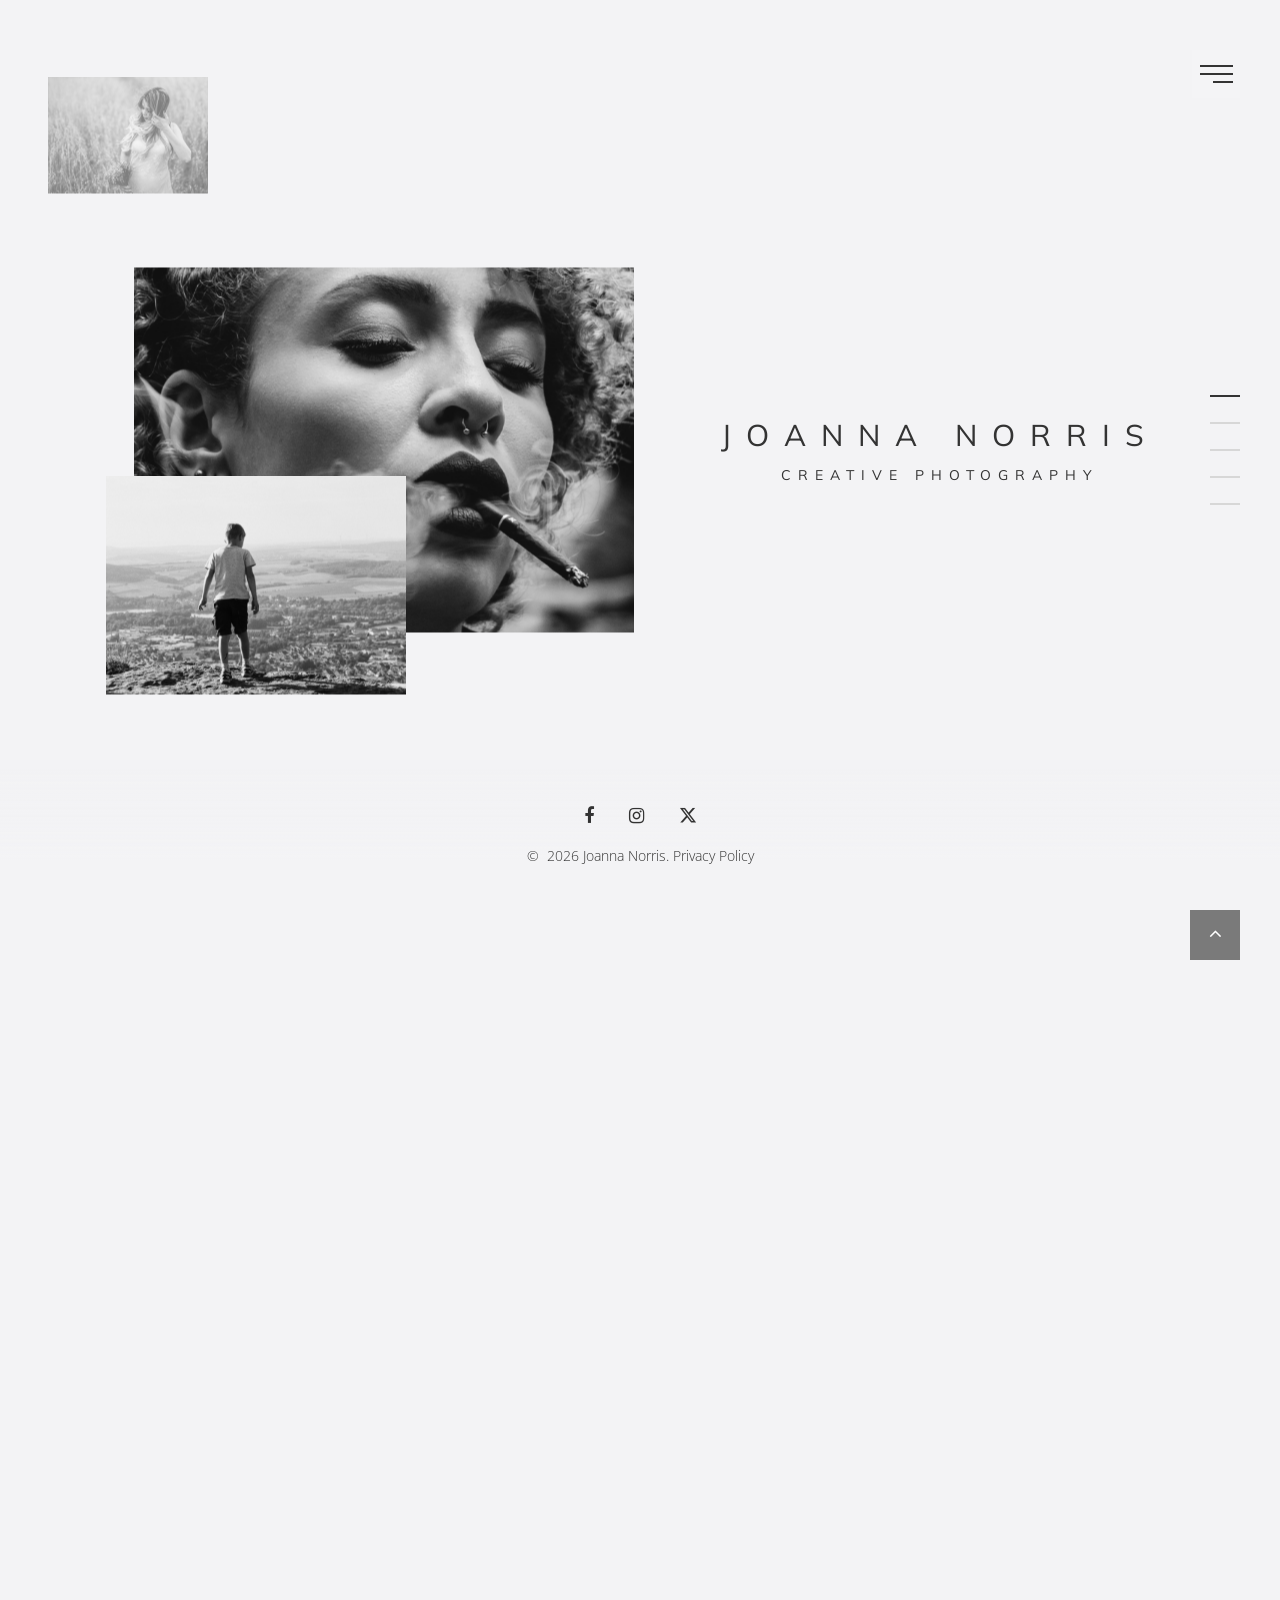
<file: ld-wt73.template-help.com/wt_prod-27284/index-2.html>
<!DOCTYPE html>
<html class="wide wow-animation" lang="en">
  
<!-- Mirrored from https://ld-wt73.template-help.com/wt_prod-27284/index.html by HTTrack Website Copier/3.x [XR&CO], Sat, 21 Nov 2026 20:31:46 GMT -->
<head>
    <title>Joanna Norris</title>
    <meta charset="utf-8">
    <meta name="viewport" content="width=device-width, height=device-height, initial-scale=1.0">
    <meta http-equiv="X-UA-Compatible" content="IE=edge">
    <link rel="icon" href="images/favicon.ico" type="image/x-icon">
    <link rel="stylesheet" type="text/css" href="http://fonts.googleapis.com/css?family=Muli:400,700%7COpen+Sans%7CMerriweather:300,400,700">
<link rel="stylesheet" 
      href="../../cdnjs.cloudflare.com/ajax/libs/font-awesome/6.5.1/css/all.min.css">
    <link rel="stylesheet" href="css/bootstrap.css">
    <link rel="stylesheet" href="css/fonts.css">
    <link rel="stylesheet" href="css/style.css">
    <style>.ie-panel{display: none;background: #212121;padding: 10px 0;box-shadow: 3px 3px 5px 0 rgba(0,0,0,.3);clear: both;text-align:center;position: relative;z-index: 1;} html.ie-10 .ie-panel, html.lt-ie-10 .ie-panel {display: block;}</style>
  </head>
  <body>
    <div class="ie-panel"><a href="http://windows.microsoft.com/en-US/internet-explorer/"><img src="images/ie8-panel/warning_bar_0000_us.jpg" height="42" width="820" alt="You are using an outdated browser. For a faster, safer browsing experience, upgrade for free today."></a></div>
    <div class="preloader">
      <div class="preloader-body">
        <div class="cssload-container">
          <div class="cssload-speeding-wheel"></div>
        </div>
        <p>Loading...</p>
      </div>
    </div>
    <div class="page">
      <header class="section page-header">
        <!--RD Navbar-->
        <div class="rd-navbar-wrap">
          <nav class="rd-navbar rd-navbar-classic" data-layout="rd-navbar-fixed" data-sm-layout="rd-navbar-fixed" data-md-layout="rd-navbar-fixed" data-md-device-layout="rd-navbar-fixed" data-lg-layout="rd-navbar-fixed" data-lg-device-layout="rd-navbar-fixed" data-xl-layout="rd-navbar-fixed" data-xl-device-layout="rd-navbar-fixed" data-xxl-layout="rd-navbar-fixed" data-lg-stick-up-offset="46px" data-xl-stick-up-offset="46px" data-xxl-stick-up-offset="46px" data-lg-stick-up="true" data-xl-stick-up="true" data-xxl-stick-up="true">
            <div class="rd-navbar-main-outer">
              <div class="rd-navbar-main">
                <!--RD Navbar Panel-->
                <div class="rd-navbar-panel">
                  <!--RD Navbar Toggle-->
                  <button class="rd-navbar-toggle" data-rd-navbar-toggle=".rd-navbar-nav-wrap"><span></span></button>
                </div>
                <div class="rd-navbar-main-element">
                  <div class="rd-navbar-nav-wrap">
                    <!--RD Navbar Brand-->
                    <div class="rd-navbar-brand text-center"><a href="index-2.html"><span class="heading-3">Joanna Norris</span><span class="heading-6 d-block">creative photography</span></a></div>
                    <ul class="rd-navbar-nav" id="menu">
                      <li class="rd-nav-item"><a class="rd-nav-link heading-3" data-menuanchor="works" href="index-2.html#works" data-custom-scroll-to="works">Works</a>
                      </li>
                      <li class="rd-nav-item"><a class="rd-nav-link heading-3" data-menuanchor="about" href="index-2.html#about" data-custom-scroll-to="about">About</a>
                      </li>
                      <li class="rd-nav-item"><a class="rd-nav-link heading-3" data-menuanchor="exhibitions" href="index-2.html#exhibitions" data-custom-scroll-to="exhibitions">exhibitions</a>
                      </li>
                      <li class="rd-nav-item"><a class="rd-nav-link heading-3" data-menuanchor="contacts" href="index-2.html#contacts" data-custom-scroll-to="contacts">Contacts</a>
                      </li>
                    </ul>
                  </div>
                </div>
              </div>
            </div>
          </nav>
        </div>
      </header>
      <div id="fullpage">
        <section class="section section-fullpage section-md bg-gray-100 section-fullpage-lg fp-auto-height-responsive" id="section-1" data-anchor="home">
          <div class="section-fullpage-inner section-fullpage-inner-mode py-4">
            <div class="container text-center">
              <div class="row justify-content-lg-end">
                <div class="col-lg-6">
                  <h3>Joanna Norris</h3>
                  <h6>creative photography</h6>
                </div>
              </div>
            </div>
          </div>
          <div class="parallax-scene">
            <div class="parallax-scene-item parallax-scene-item-1">
              <div class="layer" data-depth=".2"><img class="tilter" src="images/home-1-689x503.jpg" alt="" width="689" height="503"/>
              </div>
            </div>
            <div class="parallax-scene-item parallax-scene-item-2">
              <div class="layer" data-depth="-.2"><img class="tilter" src="images/home-2-400x292.jpg" alt="" width="400" height="292"/>
              </div>
            </div>
            <div class="parallax-scene-item parallax-scene-item-3">
              <div class="layer" data-depth="-.36"><img class="tilter" src="images/home-3-160x117.jpg" alt="" width="160" height="117"/>
              </div>
            </div>
          </div>
        </section>
        <section class="section section-fullpage section-md bg-gray-100 fp-auto-height-responsive" id="section-2" data-anchor="works">
          <h6 class="section-fullpage-title">works</h6>
          <div class="section-fullpage-inner">
            <div class="container text-center">
              <div class="row justify-content-center">
                <div class="col-12 col-xl-9 col-xxl-12">
                  <div class="row row-15 row-md-30 gutters-10 gutters-md-30">
                    <div class="col-6 col-lg-4">
                      <div class="tilter"><a class="figure-classic" href="faces.html"><img src="images/work-1-400x292.jpg" alt="" width="400" height="292"/>
                          <div class="figure-classic-inner">
                            <div class="title">Faces</div>
                            <div class="subtitle">123 photos</div>
                          </div></a></div>
                    </div>
                    <div class="col-6 col-lg-4">
                      <div class="tilter"><a class="figure-classic" href="fashion.html"><img src="images/work-2-400x292.jpg" alt="" width="400" height="292"/>
                          <div class="figure-classic-inner">
                            <div class="title">FASHION</div>
                            <div class="subtitle">123 photos</div>
                          </div></a></div>
                    </div>
                    <div class="col-6 col-lg-4">
                      <div class="tilter"><a class="figure-classic" href="wedding.html"><img src="images/work-3-400x292.jpg" alt="" width="400" height="292"/>
                          <div class="figure-classic-inner">
                            <div class="title">wedding</div>
                            <div class="subtitle">123 photos</div>
                          </div></a></div>
                    </div>
                    <div class="col-6 col-lg-4">
                      <div class="tilter"><a class="figure-classic" href="children.html"><img src="images/work-4-400x292.jpg" alt="" width="400" height="292"/>
                          <div class="figure-classic-inner">
                            <div class="title">children</div>
                            <div class="subtitle">123 photos</div>
                          </div></a></div>
                    </div>
                    <div class="col-6 col-lg-4">
                      <div class="tilter"><a class="figure-classic" href="love-story.html"><img src="images/work-5-400x292.jpg" alt="" width="400" height="292"/>
                          <div class="figure-classic-inner">
                            <div class="title">love story</div>
                            <div class="subtitle">123 photos</div>
                          </div></a></div>
                    </div>
                    <div class="col-6 col-lg-4">
                      <div class="tilter"><a class="figure-classic" href="motion.html"><img src="images/work-6-400x292.jpg" alt="" width="400" height="292"/>
                          <div class="figure-classic-inner">
                            <div class="title">motion</div>
                            <div class="subtitle">123 photos</div>
                          </div></a></div>
                    </div>
                  </div>
                </div>
              </div>
            </div>
          </div>
        </section>
        <section class="section section-fullpage section-md bg-gray-100 fp-auto-height-responsive" id="section-3" data-anchor="about">
          <h6 class="section-fullpage-title">about</h6>
          <div class="section-fullpage-inner">
            <div class="container">
              <div class="row justify-content-center">
                <div class="col-lg-8 col-xl-7">
                  <h3 class="text-center">Joanna Norris</h3>
                  <div class="big px-2 text-justify">
                    <p>I specialize in lifestyle and travel photography. I not only shoot in and around the streets of the city, but also in apartments, shops, parks – anywhere and everywhere my clients FEEL happy. Finding places that make people feel happy, as well as creating memories while we shoot. And that is what makes great photos!</p>
                    <p>My work in photography is a natural extension of my desire to tell stories. I’ve always been a nostalgic and romantic person, and I love that my work allows me to express those traits in such a meaningful way.</p>
                  </div>
                </div>
              </div>
            </div>
          </div>
          <div class="parallax-scene">
            <div class="parallax-scene-item parallax-scene-item-4">
              <div class="layer" data-depth=".2"><img class="tilter" src="images/home-4-281x205.jpg" alt="" width="281" height="205"/>
              </div>
            </div>
            <div class="parallax-scene-item parallax-scene-item-6">
              <div class="layer" data-depth="-.36"><img class="tilter" src="images/home-6-429x313.jpg" alt="" width="429" height="313"/>
              </div>
            </div>
            <div class="parallax-scene-item parallax-scene-item-5">
              <div class="layer" data-depth=".2"><img class="tilter" src="images/home-5-344x251.jpg" alt="" width="344" height="251"/>
              </div>
            </div>
          </div>
        </section>
        <section class="section section-fullpage section-md bg-gray-100 fp-auto-height-responsive" id="section-4" data-anchor="exhibitions">
          <h6 class="section-fullpage-title">exhibitions</h6>
          <div class="section-fullpage-inner">
            <div class="container text-center text-xl-left">
              <div class="row justify-content-center">
                <div class="col-lg-9 col-xl-7">
                  <div class="row row-30 row-xxl-50">
                    <div class="col-sm-6">
                      <h4>New York</h4>
                      <p class="big font-weight-bold">Emotional sense of photography</p>
                      <p>The Photographers’ Gallery<br>9 May – 25 Aug 2021</p>
                    </div>
                    <div class="col-sm-6">
                      <h4>milan</h4>
                      <p class="big font-weight-bold">The Moment in Space</p>
                      <p>The Photographers’ Gallery<br>27 Jun – 15 Sep 2021</p>
                    </div>
                    <div class="col-sm-6">
                      <h4>Valencia</h4>
                      <p class="big font-weight-bold">Contemporary Art</p>
                      <p>The Photographers’ Gallery<br>1 Jun – 25 Aug 2021</p>
                    </div>
                    <div class="col-sm-6">
                      <h4>Berlin</h4>
                      <p class="big font-weight-bold">The Future is Now </p>
                      <p>The Photographers’ Gallery<br>7 Jun – 10 Nov 2021</p>
                    </div>
                    <div class="col-sm-6">
                      <h4>Paris</h4>
                      <p class="big font-weight-bold">The love you share</p>
                      <p>The Photographers’ Gallery<br>9 May – 25 Aug 2021</p>
                    </div>
                    <div class="col-sm-6">
                      <h4>Amsterdam</h4>
                      <p class="big font-weight-bold">Entounters with the camera</p>
                      <p>The Photographers’ Gallery<br>5 Jun – 27 Jul 2021</p>
                    </div>
                  </div>
                </div>
              </div>
            </div>
          </div>
          <div class="parallax-scene">
            <div class="parallax-scene-item parallax-scene-item-7">
              <div class="layer" data-depth=".2"><img class="tilter" src="images/home-7-416x304.jpg" alt="" width="416" height="304"/>
              </div>
            </div>
            <div class="parallax-scene-item parallax-scene-item-8">
              <div class="layer" data-depth="-.36"><img class="tilter" src="images/home-8-384x280.jpg" alt="" width="384" height="280"/>
              </div>
            </div>
            <div class="parallax-scene-item parallax-scene-item-11">
              <div class="layer" data-depth=".2"><img class="tilter" src="images/home-9-281x205.jpg" alt="" width="281" height="205"/>
              </div>
            </div>
          </div>
        </section>
        <section class="section section-fullpage section-md bg-gray-100 fp-auto-height-responsive" id="section-5" data-anchor="contacts">
          <h6 class="section-fullpage-title">contacts</h6>
          <div class="section-fullpage-inner">
            <div class="container text-center">
              <div class="row justify-content-center">
                <div class="col-lg-9 col-xl-7">
                  <p class="big">Tell me about your story, your passion, your love.<br>And I'll be happy to get back to you and talk about our common project. Let's connect here.</p>
                  <h3 class="text-spacing-21"><a href="tel:#">+1 256 10 87 000</a></h3>
                  <h5 class="mt-2 font-weight-light">4401 Waldeck Street Grapevine, Nashville, TX 76051</h5><a class="mail-link" href="mailto:#">info@demolink.org</a>
                </div>
              </div>
            </div>
          </div>
          <div class="parallax-scene">
            <div class="parallax-scene-item parallax-scene-item-7 d-none d-lg-block">
              <div class="layer" data-depth=".2"><img class="tilter" src="images/home-10-473x345.jpg" alt="" width="473" height="345"/>
              </div>
            </div>
            <div class="parallax-scene-item parallax-scene-item-10">
              <div class="layer" data-depth="-.36"><img class="tilter" src="images/home-11-398x290.jpg" alt="" width="398" height="290"/>
              </div>
            </div>
            <div class="parallax-scene-item parallax-scene-item-9">
              <div class="layer" data-depth=".2"><img class="tilter" src="images/home-12-252x184.jpg" alt="" width="252" height="184"/>
              </div>
            </div>
          </div>
        </section>
      </div>
      <footer class="section footer-classic context-dark">
        <div class="container">
          <ul class="list-inline list-inline-md footer-classic-icon-list">
            <li><a class="fa-facebook" href="#"></a></li>
            <li><a class="fa-instagram" href="#"></a></li>
            <li><a class="fa-brands fa-x-twitter" href="#"></a></li>
          </ul>
          <p class="rights"><span>&copy;&nbsp; </span><span class="copyright-year"></span><span>&nbsp;</span><span>Joanna Norris</span><span>.&nbsp;</span><a href="privacy-policy.html">Privacy Policy</a></p>
        </div>
      </footer>
    </div>
    <div class="snackbars" id="form-output-global"></div>
    <script src="js/core.min.js"></script>
    <script src="js/script.js"></script>
  </body>

<!-- Mirrored from https://ld-wt73.template-help.com/wt_prod-27284/index.html by HTTrack Website Copier/3.x [XR&CO], Sat, 21 Nov 2026 20:31:46 GMT -->
</html>
</file>
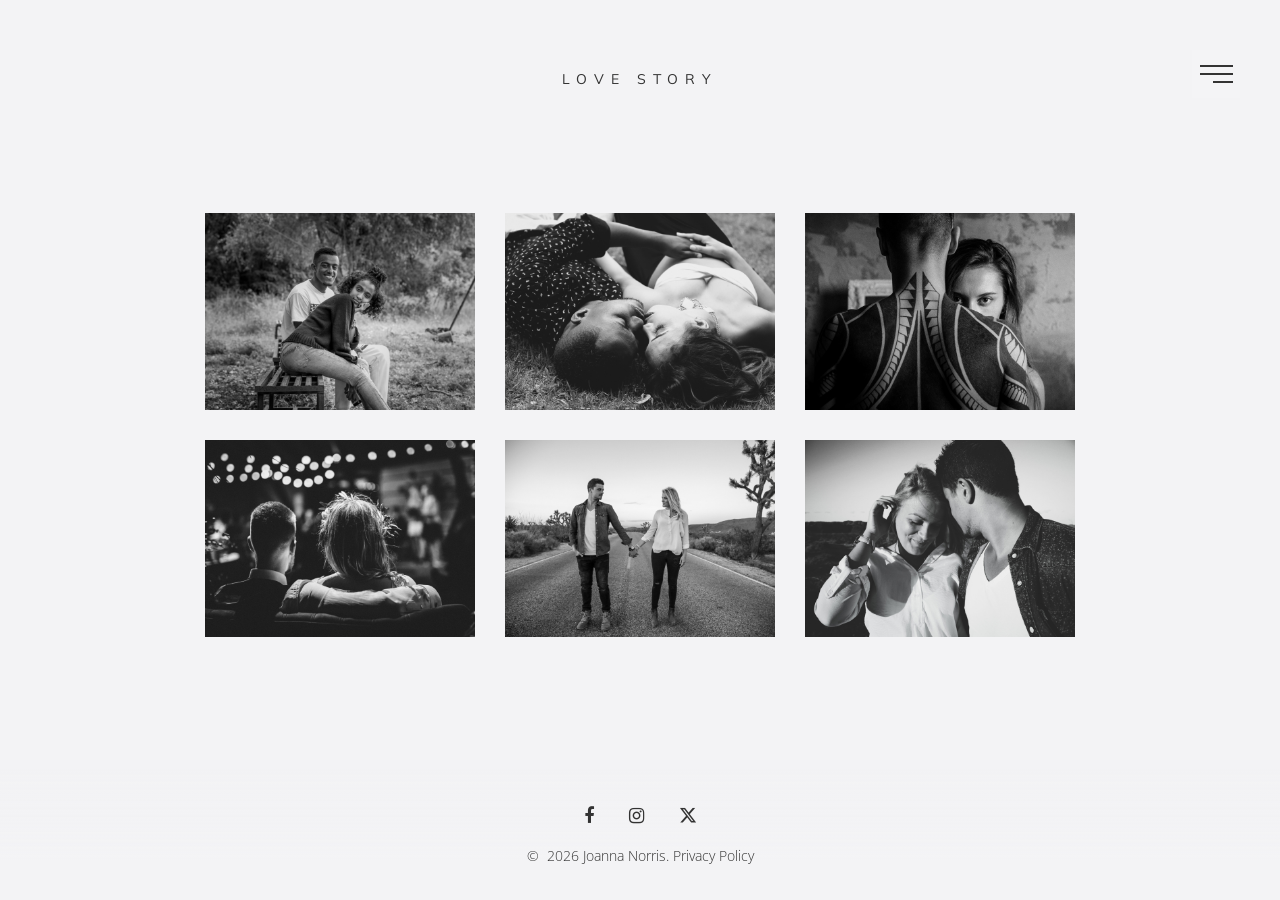
<file: ld-wt73.template-help.com/wt_prod-27284/love-story.html>
<!DOCTYPE html>
<html class="wide wow-animation" lang="en">
  
<!-- Mirrored from https://ld-wt73.template-help.com/wt_prod-27284/love-story.html by HTTrack Website Copier/3.x [XR&CO], Sat, 21 Nov 2026 20:31:57 GMT -->
<head>
    <title>Love Story</title>
    <meta charset="utf-8">
    <meta name="viewport" content="width=device-width, height=device-height, initial-scale=1.0">
    <meta http-equiv="X-UA-Compatible" content="IE=edge">
    <link rel="icon" href="images/favicon.ico" type="image/x-icon">
    <link rel="stylesheet" type="text/css" href="http://fonts.googleapis.com/css?family=Muli:400,700%7COpen+Sans%7CMerriweather:300,400,700">
<link rel="stylesheet" 
      href="../../cdnjs.cloudflare.com/ajax/libs/font-awesome/6.5.1/css/all.min.css">
    <link rel="stylesheet" href="css/bootstrap.css">
    <link rel="stylesheet" href="css/fonts.css">
    <link rel="stylesheet" href="css/style.css">
    <style>.ie-panel{display: none;background: #212121;padding: 10px 0;box-shadow: 3px 3px 5px 0 rgba(0,0,0,.3);clear: both;text-align:center;position: relative;z-index: 1;} html.ie-10 .ie-panel, html.lt-ie-10 .ie-panel {display: block;}</style>
  </head>
  <body>
    <div class="ie-panel"><a href="http://windows.microsoft.com/en-US/internet-explorer/"><img src="images/ie8-panel/warning_bar_0000_us.jpg" height="42" width="820" alt="You are using an outdated browser. For a faster, safer browsing experience, upgrade for free today."></a></div>
    <div class="preloader">
      <div class="preloader-body">
        <div class="cssload-container">
          <div class="cssload-speeding-wheel"></div>
        </div>
        <p>Loading...</p>
      </div>
    </div>
    <div class="page">
      <header class="section page-header">
        <!--RD Navbar-->
        <div class="rd-navbar-wrap">
          <nav class="rd-navbar rd-navbar-classic" data-layout="rd-navbar-fixed" data-sm-layout="rd-navbar-fixed" data-md-layout="rd-navbar-fixed" data-md-device-layout="rd-navbar-fixed" data-lg-layout="rd-navbar-fixed" data-lg-device-layout="rd-navbar-fixed" data-xl-layout="rd-navbar-fixed" data-xl-device-layout="rd-navbar-fixed" data-xxl-layout="rd-navbar-fixed" data-lg-stick-up-offset="46px" data-xl-stick-up-offset="46px" data-xxl-stick-up-offset="46px" data-lg-stick-up="true" data-xl-stick-up="true" data-xxl-stick-up="true">
            <div class="rd-navbar-main-outer">
              <div class="rd-navbar-main">
                <!--RD Navbar Panel-->
                <div class="rd-navbar-panel">
                  <!--RD Navbar Toggle-->
                  <button class="rd-navbar-toggle" data-rd-navbar-toggle=".rd-navbar-nav-wrap"><span></span></button>
                </div>
                <div class="rd-navbar-main-element">
                  <div class="rd-navbar-nav-wrap">
                    <!--RD Navbar Brand-->
                    <div class="rd-navbar-brand text-center"><a href="index-2.html"><span class="heading-3">Joanna Norris</span><span class="heading-6 d-block">creative photography</span></a></div>
                    <ul class="rd-navbar-nav" id="menu">
                      <li class="rd-nav-item"><a class="rd-nav-link heading-3" data-menuanchor="works" href="index-2.html#works" data-custom-scroll-to="works">Works</a>
                      </li>
                      <li class="rd-nav-item"><a class="rd-nav-link heading-3" data-menuanchor="about" href="index-2.html#about" data-custom-scroll-to="about">About</a>
                      </li>
                      <li class="rd-nav-item"><a class="rd-nav-link heading-3" data-menuanchor="exhibitions" href="index-2.html#exhibitions" data-custom-scroll-to="exhibitions">exhibitions</a>
                      </li>
                      <li class="rd-nav-item"><a class="rd-nav-link heading-3" data-menuanchor="contacts" href="index-2.html#contacts" data-custom-scroll-to="contacts">Contacts</a>
                      </li>
                    </ul>
                  </div>
                </div>
              </div>
            </div>
          </nav>
        </div>
      </header>
      <section class="section section-fullpage section-md bg-gray-100"> 
        <h6 class="section-fullpage-title">Love Story</h6>
        <div class="section-fullpage-inner">
          <div class="container text-center">
            <div class="row justify-content-center">
              <div class="col-12 col-xl-9 col-xxl-12">
                <div class="row row-15 row-md-30 gutters-10 gutters-md-30" data-lightgallery="group">
                  <div class="col-6 col-lg-4">
                    <div class="tilter"><a class="figure-classic" href="images/love-story-1-820x598.jpg" data-lightgallery="item"><img src="images/love-story-1-400x292.jpg" alt="" width="400" height="292"/></a></div>
                  </div>
                  <div class="col-6 col-lg-4">
                    <div class="tilter"><a class="figure-classic" href="images/love-story-2-820x598.jpg" data-lightgallery="item"><img src="images/love-story-2-400x292.jpg" alt="" width="400" height="292"/></a></div>
                  </div>
                  <div class="col-6 col-lg-4">
                    <div class="tilter"><a class="figure-classic" href="images/love-story-3-820x598.jpg" data-lightgallery="item"><img src="images/love-story-3-400x292.jpg" alt="" width="400" height="292"/></a></div>
                  </div>
                  <div class="col-6 col-lg-4">
                    <div class="tilter"><a class="figure-classic" href="images/love-story-4-820x598.jpg" data-lightgallery="item"><img src="images/love-story-4-400x292.jpg" alt="" width="400" height="292"/></a></div>
                  </div>
                  <div class="col-6 col-lg-4">
                    <div class="tilter"><a class="figure-classic" href="images/love-story-5-820x598.jpg" data-lightgallery="item"><img src="images/love-story-5-400x292.jpg" alt="" width="400" height="292"/></a></div>
                  </div>
                  <div class="col-6 col-lg-4">
                    <div class="tilter"><a class="figure-classic" href="images/love-story-6-820x598.jpg" data-lightgallery="item"><img src="images/love-story-6-400x292.jpg" alt="" width="400" height="292"/></a></div>
                  </div>
                </div>
              </div>
            </div>
          </div>
        </div>
      </section>
      <footer class="section footer-classic context-dark">
        <div class="container">
          <ul class="list-inline list-inline-md footer-classic-icon-list">
            <li><a class="fa-facebook" href="#"></a></li>
            <li><a class="fa-instagram" href="#"></a></li>
            <li><a class="fa-brands fa-x-twitter" href="#"></a></li>
          </ul>
          <p class="rights"><span>&copy;&nbsp; </span><span class="copyright-year"></span><span>&nbsp;</span><span>Joanna Norris</span><span>.&nbsp;</span><a href="privacy-policy.html">Privacy Policy</a></p>
        </div>
      </footer>
    </div>
    <div class="snackbars" id="form-output-global"></div>
    <script src="js/core.min.js"></script>
    <script src="js/script.js"></script>
  </body>

<!-- Mirrored from https://ld-wt73.template-help.com/wt_prod-27284/love-story.html by HTTrack Website Copier/3.x [XR&CO], Sat, 21 Nov 2026 20:32:00 GMT -->
</html>
</file>
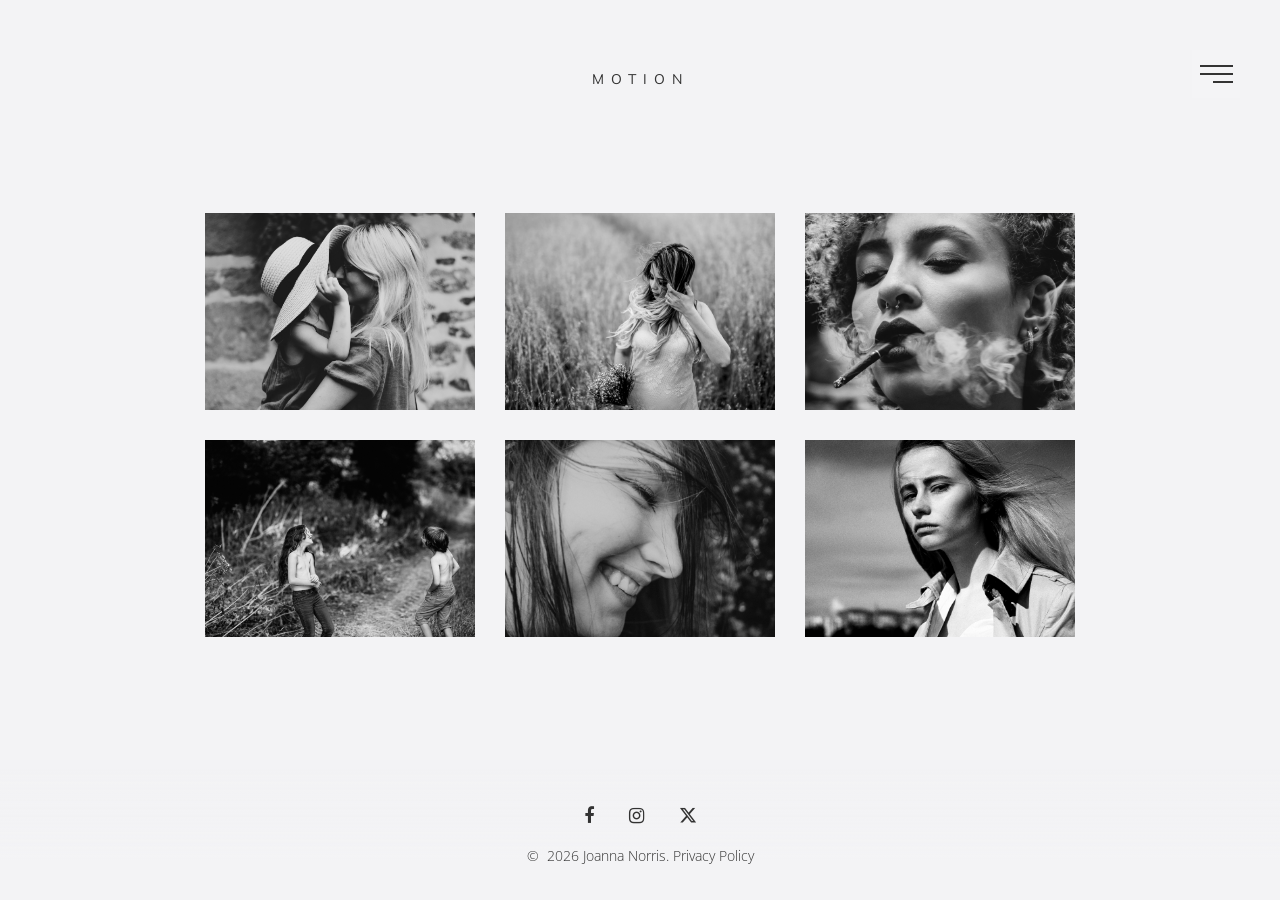
<file: ld-wt73.template-help.com/wt_prod-27284/motion.html>
<!DOCTYPE html>
<html class="wide wow-animation" lang="en">
  
<!-- Mirrored from https://ld-wt73.template-help.com/wt_prod-27284/motion.html by HTTrack Website Copier/3.x [XR&CO], Sat, 21 Nov 2026 20:32:00 GMT -->
<head>
    <title>Motion</title>
    <meta charset="utf-8">
    <meta name="viewport" content="width=device-width, height=device-height, initial-scale=1.0">
    <meta http-equiv="X-UA-Compatible" content="IE=edge">
    <link rel="icon" href="images/favicon.ico" type="image/x-icon">
    <link rel="stylesheet" type="text/css" href="http://fonts.googleapis.com/css?family=Muli:400,700%7COpen+Sans%7CMerriweather:300,400,700">
<link rel="stylesheet" 
      href="../../cdnjs.cloudflare.com/ajax/libs/font-awesome/6.5.1/css/all.min.css">
    <link rel="stylesheet" href="css/bootstrap.css">
    <link rel="stylesheet" href="css/fonts.css">
    <link rel="stylesheet" href="css/style.css">
    <style>.ie-panel{display: none;background: #212121;padding: 10px 0;box-shadow: 3px 3px 5px 0 rgba(0,0,0,.3);clear: both;text-align:center;position: relative;z-index: 1;} html.ie-10 .ie-panel, html.lt-ie-10 .ie-panel {display: block;}</style>
  </head>
  <body>
    <div class="ie-panel"><a href="http://windows.microsoft.com/en-US/internet-explorer/"><img src="images/ie8-panel/warning_bar_0000_us.jpg" height="42" width="820" alt="You are using an outdated browser. For a faster, safer browsing experience, upgrade for free today."></a></div>
    <div class="preloader">
      <div class="preloader-body">
        <div class="cssload-container">
          <div class="cssload-speeding-wheel"></div>
        </div>
        <p>Loading...</p>
      </div>
    </div>
    <div class="page">
      <header class="section page-header">
        <!--RD Navbar-->
        <div class="rd-navbar-wrap">
          <nav class="rd-navbar rd-navbar-classic" data-layout="rd-navbar-fixed" data-sm-layout="rd-navbar-fixed" data-md-layout="rd-navbar-fixed" data-md-device-layout="rd-navbar-fixed" data-lg-layout="rd-navbar-fixed" data-lg-device-layout="rd-navbar-fixed" data-xl-layout="rd-navbar-fixed" data-xl-device-layout="rd-navbar-fixed" data-xxl-layout="rd-navbar-fixed" data-lg-stick-up-offset="46px" data-xl-stick-up-offset="46px" data-xxl-stick-up-offset="46px" data-lg-stick-up="true" data-xl-stick-up="true" data-xxl-stick-up="true">
            <div class="rd-navbar-main-outer">
              <div class="rd-navbar-main">
                <!--RD Navbar Panel-->
                <div class="rd-navbar-panel">
                  <!--RD Navbar Toggle-->
                  <button class="rd-navbar-toggle" data-rd-navbar-toggle=".rd-navbar-nav-wrap"><span></span></button>
                </div>
                <div class="rd-navbar-main-element">
                  <div class="rd-navbar-nav-wrap">
                    <!--RD Navbar Brand-->
                    <div class="rd-navbar-brand text-center"><a href="index-2.html"><span class="heading-3">Joanna Norris</span><span class="heading-6 d-block">creative photography</span></a></div>
                    <ul class="rd-navbar-nav" id="menu">
                      <li class="rd-nav-item"><a class="rd-nav-link heading-3" data-menuanchor="works" href="index-2.html#works" data-custom-scroll-to="works">Works</a>
                      </li>
                      <li class="rd-nav-item"><a class="rd-nav-link heading-3" data-menuanchor="about" href="index-2.html#about" data-custom-scroll-to="about">About</a>
                      </li>
                      <li class="rd-nav-item"><a class="rd-nav-link heading-3" data-menuanchor="exhibitions" href="index-2.html#exhibitions" data-custom-scroll-to="exhibitions">exhibitions</a>
                      </li>
                      <li class="rd-nav-item"><a class="rd-nav-link heading-3" data-menuanchor="contacts" href="index-2.html#contacts" data-custom-scroll-to="contacts">Contacts</a>
                      </li>
                    </ul>
                  </div>
                </div>
              </div>
            </div>
          </nav>
        </div>
      </header>
      <section class="section section-fullpage section-md bg-gray-100"> 
        <h6 class="section-fullpage-title">Motion</h6>
        <div class="section-fullpage-inner">
          <div class="container text-center">
            <div class="row justify-content-center">
              <div class="col-12 col-xl-9 col-xxl-12">
                <div class="row row-15 row-md-30 gutters-10 gutters-md-30" data-lightgallery="group">
                  <div class="col-6 col-lg-4">
                    <div class="tilter"><a class="figure-classic" href="images/motion-1-820x598.jpg" data-lightgallery="item"><img src="images/motion-1-400x292.jpg" alt="" width="400" height="292"/></a></div>
                  </div>
                  <div class="col-6 col-lg-4">
                    <div class="tilter"><a class="figure-classic" href="images/motion-2-820x598.jpg" data-lightgallery="item"><img src="images/motion-2-400x292.jpg" alt="" width="400" height="292"/></a></div>
                  </div>
                  <div class="col-6 col-lg-4">
                    <div class="tilter"><a class="figure-classic" href="images/motion-3-820x598.jpg" data-lightgallery="item"><img src="images/motion-3-400x292.jpg" alt="" width="400" height="292"/></a></div>
                  </div>
                  <div class="col-6 col-lg-4">
                    <div class="tilter"><a class="figure-classic" href="images/motion-4-820x598.jpg" data-lightgallery="item"><img src="images/motion-4-400x292.jpg" alt="" width="400" height="292"/></a></div>
                  </div>
                  <div class="col-6 col-lg-4">
                    <div class="tilter"><a class="figure-classic" href="images/motion-5-820x598.jpg" data-lightgallery="item"><img src="images/motion-5-400x292.jpg" alt="" width="400" height="292"/></a></div>
                  </div>
                  <div class="col-6 col-lg-4">
                    <div class="tilter"><a class="figure-classic" href="images/motion-6-820x598.jpg" data-lightgallery="item"><img src="images/motion-6-400x292.jpg" alt="" width="400" height="292"/></a></div>
                  </div>
                </div>
              </div>
            </div>
          </div>
        </div>
      </section>
      <footer class="section footer-classic context-dark">
        <div class="container">
          <ul class="list-inline list-inline-md footer-classic-icon-list">
            <li><a class="fa-facebook" href="#"></a></li>
            <li><a class="fa-instagram" href="#"></a></li>
            <li><a class="fa-brands fa-x-twitter" href="#"></a></li>
          </ul>
          <p class="rights"><span>&copy;&nbsp; </span><span class="copyright-year"></span><span>&nbsp;</span><span>Joanna Norris</span><span>.&nbsp;</span><a href="privacy-policy.html">Privacy Policy</a></p>
        </div>
      </footer>
    </div>
    <div class="snackbars" id="form-output-global"></div>
    <script src="js/core.min.js"></script>
    <script src="js/script.js"></script>
  </body>

<!-- Mirrored from https://ld-wt73.template-help.com/wt_prod-27284/motion.html by HTTrack Website Copier/3.x [XR&CO], Sat, 21 Nov 2026 20:32:03 GMT -->
</html>
</file>
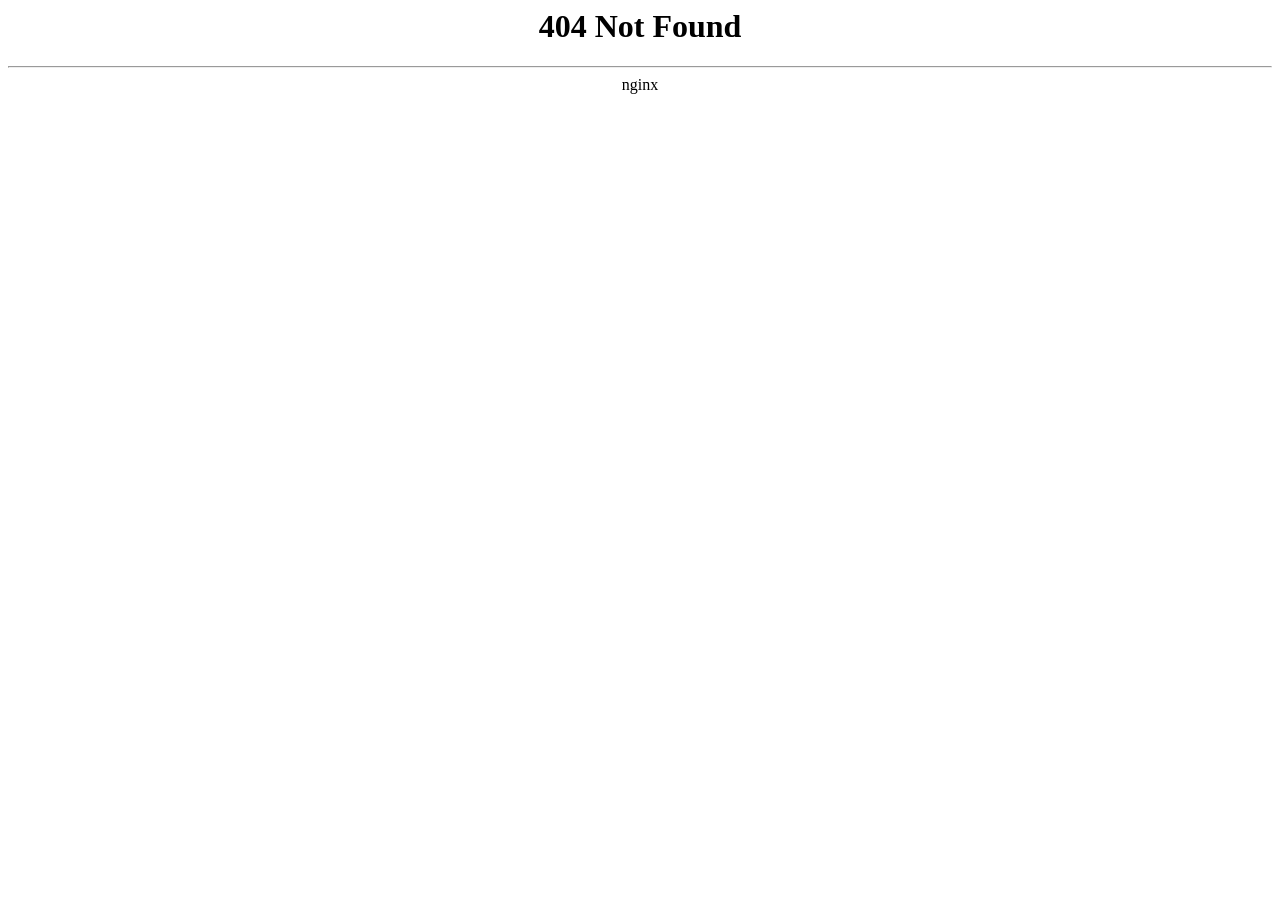
<file: ld-wt73.template-help.com/wt_prod-27284/popper.html>
<html>
<head><title>404 Not Found</title></head>
<body>
<center><h1>404 Not Found</h1></center>
<hr><center>nginx</center>
</body>
</html>
<!-- a padding to disable MSIE and Chrome friendly error page -->
<!-- a padding to disable MSIE and Chrome friendly error page -->
<!-- a padding to disable MSIE and Chrome friendly error page -->
<!-- a padding to disable MSIE and Chrome friendly error page -->
<!-- a padding to disable MSIE and Chrome friendly error page -->
<!-- a padding to disable MSIE and Chrome friendly error page -->
</file>
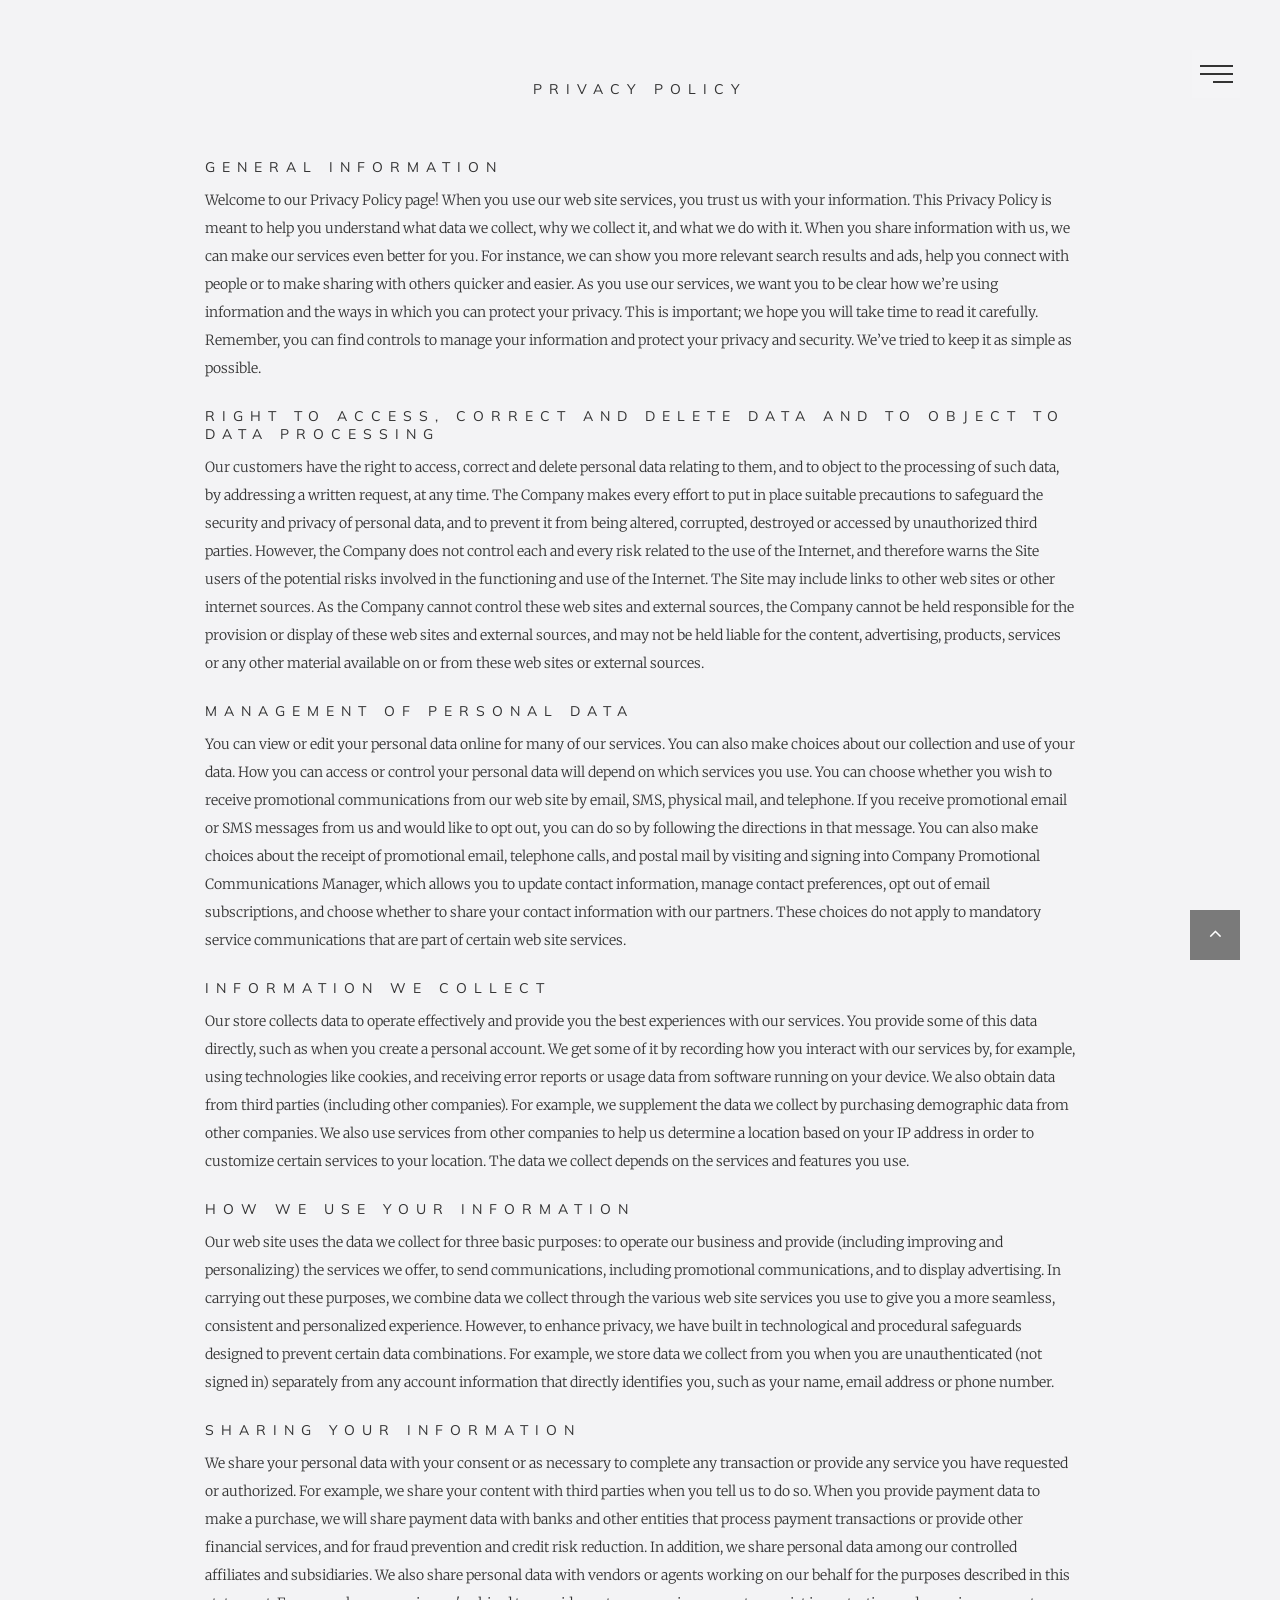
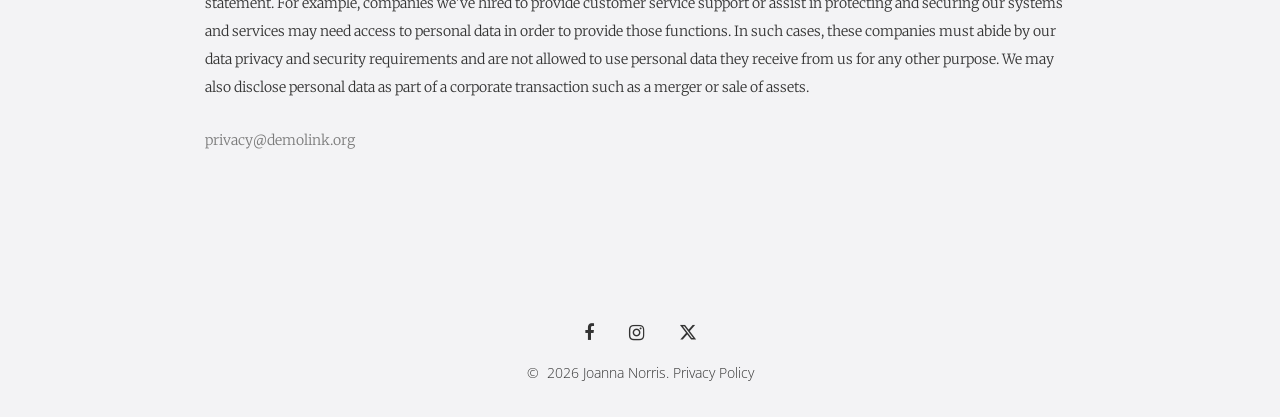
<file: ld-wt73.template-help.com/wt_prod-27284/privacy-policy.html>
<!DOCTYPE html>
<html class="wide wow-animation" lang="en">
  
<!-- Mirrored from https://ld-wt73.template-help.com/wt_prod-27284/privacy-policy.html by HTTrack Website Copier/3.x [XR&CO], Sat, 21 Nov 2026 20:32:03 GMT -->
<head>
    <title>Privacy Policy</title>
    <meta charset="utf-8">
    <meta name="viewport" content="width=device-width, height=device-height, initial-scale=1.0">
    <meta http-equiv="X-UA-Compatible" content="IE=edge">
    <link rel="icon" href="images/favicon.ico" type="image/x-icon">
    <link rel="stylesheet" type="text/css" href="http://fonts.googleapis.com/css?family=Muli:400,700%7COpen+Sans%7CMerriweather:300,400,700">
<link rel="stylesheet" 
      href="../../cdnjs.cloudflare.com/ajax/libs/font-awesome/6.5.1/css/all.min.css">
    <link rel="stylesheet" href="css/bootstrap.css">
    <link rel="stylesheet" href="css/fonts.css">
    <link rel="stylesheet" href="css/style.css">
    <style>.ie-panel{display: none;background: #212121;padding: 10px 0;box-shadow: 3px 3px 5px 0 rgba(0,0,0,.3);clear: both;text-align:center;position: relative;z-index: 1;} html.ie-10 .ie-panel, html.lt-ie-10 .ie-panel {display: block;}</style>
  </head>
  <body>
    <div class="ie-panel"><a href="http://windows.microsoft.com/en-US/internet-explorer/"><img src="images/ie8-panel/warning_bar_0000_us.jpg" height="42" width="820" alt="You are using an outdated browser. For a faster, safer browsing experience, upgrade for free today."></a></div>
    <div class="preloader">
      <div class="preloader-body">
        <div class="cssload-container">
          <div class="cssload-speeding-wheel"></div>
        </div>
        <p>Loading...</p>
      </div>
    </div>
    <div class="page">
      <header class="section page-header">
        <!--RD Navbar-->
        <div class="rd-navbar-wrap">
          <nav class="rd-navbar rd-navbar-classic" data-layout="rd-navbar-fixed" data-sm-layout="rd-navbar-fixed" data-md-layout="rd-navbar-fixed" data-md-device-layout="rd-navbar-fixed" data-lg-layout="rd-navbar-fixed" data-lg-device-layout="rd-navbar-fixed" data-xl-layout="rd-navbar-fixed" data-xl-device-layout="rd-navbar-fixed" data-xxl-layout="rd-navbar-fixed" data-lg-stick-up-offset="46px" data-xl-stick-up-offset="46px" data-xxl-stick-up-offset="46px" data-lg-stick-up="true" data-xl-stick-up="true" data-xxl-stick-up="true">
            <div class="rd-navbar-main-outer">
              <div class="rd-navbar-main">
                <!--RD Navbar Panel-->
                <div class="rd-navbar-panel">
                  <!--RD Navbar Toggle-->
                  <button class="rd-navbar-toggle" data-rd-navbar-toggle=".rd-navbar-nav-wrap"><span></span></button>
                </div>
                <div class="rd-navbar-main-element">
                  <div class="rd-navbar-nav-wrap">
                    <!--RD Navbar Brand-->
                    <div class="rd-navbar-brand text-center"><a href="index-2.html"><span class="heading-3">Joanna Norris</span><span class="heading-6 d-block">creative photography</span></a></div>
                    <ul class="rd-navbar-nav" id="menu">
                      <li class="rd-nav-item"><a class="rd-nav-link heading-3" data-menuanchor="works" href="index-2.html#works" data-custom-scroll-to="works">Works</a>
                      </li>
                      <li class="rd-nav-item"><a class="rd-nav-link heading-3" data-menuanchor="about" href="index-2.html#about" data-custom-scroll-to="about">About</a>
                      </li>
                      <li class="rd-nav-item"><a class="rd-nav-link heading-3" data-menuanchor="exhibitions" href="index-2.html#exhibitions" data-custom-scroll-to="exhibitions">exhibitions</a>
                      </li>
                      <li class="rd-nav-item"><a class="rd-nav-link heading-3" data-menuanchor="contacts" href="index-2.html#contacts" data-custom-scroll-to="contacts">Contacts</a>
                      </li>
                    </ul>
                  </div>
                </div>
              </div>
            </div>
          </nav>
        </div>
      </header>
      <!--Privacy Policy-->
      <section class="section section-md bg-gray-100">
        <div class="container">
          <h6 class="text-center">Privacy Policy</h6>
        </div>
        <div class="container">
          <div class="row justify-content-center">
            <div class="col-lg-9">
              <!--Terms list-->
              <dl class="list-terms">
                <dt class="heading-6">General information</dt>
                <dd>Welcome to our Privacy Policy page! When you use our web site services, you trust us with your information. This Privacy Policy is meant to help you understand what data we collect, why we collect it, and what we do with it. When you share information with us, we can make our services even better for you. For instance, we can show you more relevant search results and ads, help you connect with people or to make sharing with others quicker and easier. As you use our services, we want you to be clear how we’re using information and the ways in which you can protect your privacy. This is important; we hope you will take time to read it carefully. Remember, you can find controls to manage your information and protect your privacy and security. We’ve tried to keep it as simple as possible.</dd>
                <dt class="heading-6">Right to access, correct and delete data and to object to data processing</dt>
                <dd>Our customers have the right to access, correct and delete personal data relating to them, and to object to the processing of such data, by addressing a written request, at any time. The Company makes every effort to put in place suitable precautions to safeguard the security and privacy of personal data, and to prevent it from being altered, corrupted, destroyed or accessed by unauthorized third parties. However, the Company does not control each and every risk related to the use of the Internet, and therefore warns the Site users of the potential risks involved in the functioning and use of the Internet. The Site may include links to other web sites or other internet sources. As the Company cannot control these web sites and external sources, the Company cannot be held responsible for the provision or display of these web sites and external sources, and may not be held liable for the content, advertising, products, services or any other material available on or from these web sites or external sources.</dd>
                <dt class="heading-6">Management of personal data</dt>
                <dd>You can view or edit your personal data online for many of our services. You can also make choices about our collection and use of your data. How you can access or control your personal data will depend on which services you use. You can choose whether you wish to receive promotional communications from our web site by email, SMS, physical mail, and telephone. If you receive promotional email or SMS messages from us and would like to opt out, you can do so by following the directions in that message. You can also make choices about the receipt of promotional email, telephone calls, and postal mail by visiting and signing into Company Promotional Communications Manager, which allows you to update contact information, manage contact preferences, opt out of email subscriptions, and choose whether to share your contact information with our partners. These choices do not apply to mandatory service communications that are part of certain web site services.</dd>
                <dt class="heading-6">Information We Collect</dt>
                <dd>Our store collects data to operate effectively and provide you the best experiences with our services. You provide some of this data directly, such as when you create a personal account. We get some of it by recording how you interact with our services by, for example, using technologies like cookies, and receiving error reports or usage data from software running on your device. We also obtain data from third parties (including other companies). For example, we supplement the data we collect by purchasing demographic data from other companies. We also use services from other companies to help us determine a location based on your IP address in order to customize certain services to your location. The data we collect depends on the services and features you use.</dd>
                <dt class="heading-6">How We Use Your Information</dt>
                <dd>Our web site uses the data we collect for three basic purposes: to operate our business and provide (including improving and personalizing) the services we offer, to send communications, including promotional communications, and to display advertising. In carrying out these purposes, we combine data we collect through the various web site services you use to give you a more seamless, consistent and personalized experience. However, to enhance privacy, we have built in technological and procedural safeguards designed to prevent certain data combinations. For example, we store data we collect from you when you are unauthenticated (not signed in) separately from any account information that directly identifies you, such as your name, email address or phone number.</dd>
                <dt class="heading-6">Sharing Your Information</dt>
                <dd>We share your personal data with your consent or as necessary to complete any transaction or provide any service you have requested or authorized. For example, we share your content with third parties when you tell us to do so. When you provide payment data to make a purchase, we will share payment data with banks and other entities that process payment transactions or provide other financial services, and for fraud prevention and credit risk reduction. In addition, we share personal data among our controlled affiliates and subsidiaries. We also share personal data with vendors or agents working on our behalf for the purposes described in this statement. For example, companies we've hired to provide customer service support or assist in protecting and securing our systems and services may need access to personal data in order to provide those functions. In such cases, these companies must abide by our data privacy and security requirements and are not allowed to use personal data they receive from us for any other purpose. We may also disclose personal data as part of a corporate transaction such as a merger or sale of assets.</dd>
              </dl><a class="privacy-link" href="mailto:#">privacy@demolink.org</a>
            </div>
          </div>
        </div>
      </section>
      <footer class="section footer-classic context-dark footer-classic-2">
        <div class="container">
          <ul class="list-inline list-inline-md footer-classic-icon-list">
            <li><a class="fa-facebook" href="#"></a></li>
            <li><a class="fa-instagram" href="#"></a></li>
            <li><a class="fa-brands fa-x-twitter" href="#"></a></li>
          </ul>
          <p class="rights"><span>&copy;&nbsp; </span><span class="copyright-year"></span><span>&nbsp;</span><span>Joanna Norris</span><span>.&nbsp;</span><a href="privacy-policy.html">Privacy Policy</a></p>
        </div>
      </footer>
    </div>
    <div class="snackbars" id="form-output-global"></div>
    <script src="js/core.min.js"></script>
    <script src="js/script.js"></script>
    <!--coded by Tempaw Team-->
  </body>

<!-- Mirrored from https://ld-wt73.template-help.com/wt_prod-27284/privacy-policy.html by HTTrack Website Copier/3.x [XR&CO], Sat, 21 Nov 2026 20:32:03 GMT -->
</html>
</file>
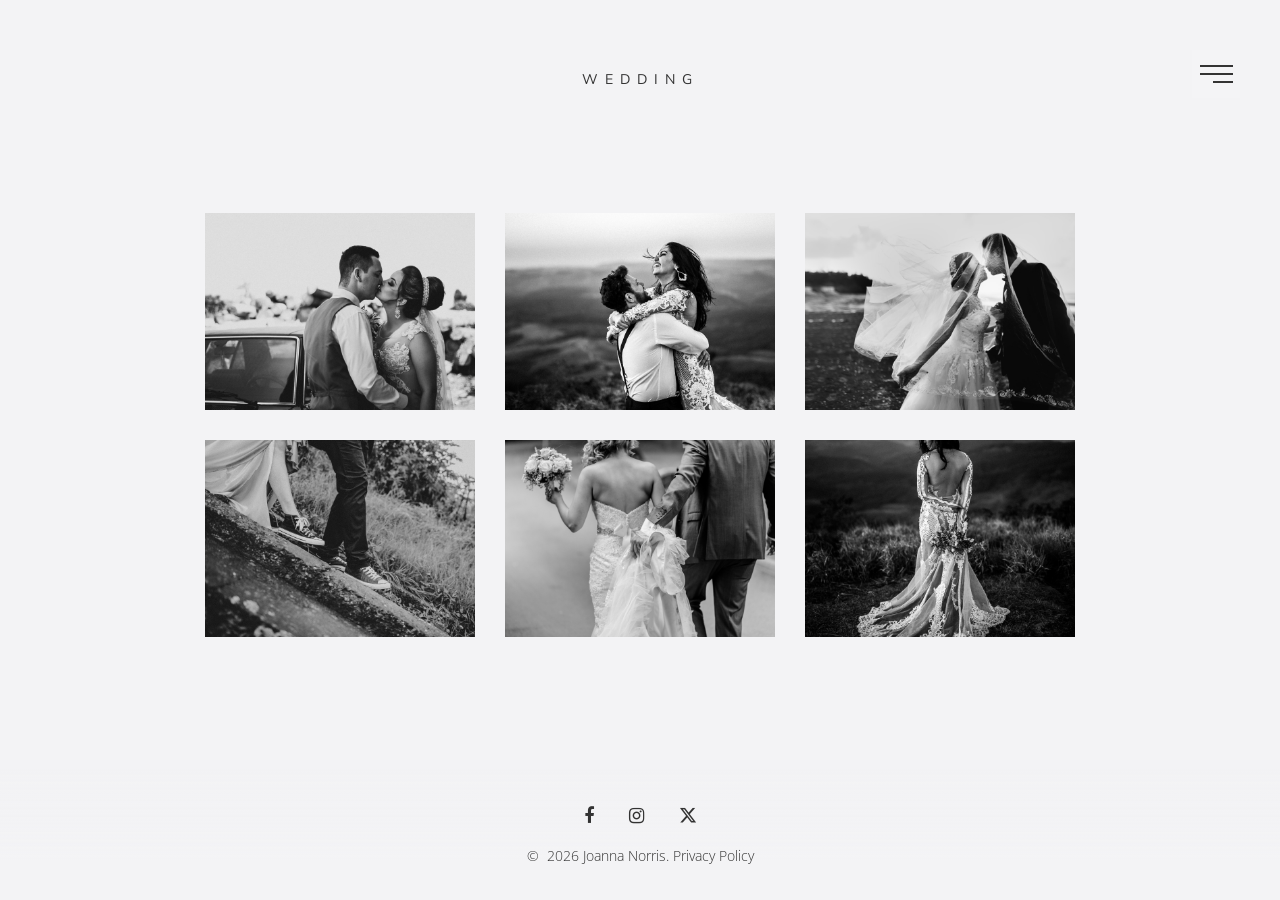
<file: ld-wt73.template-help.com/wt_prod-27284/wedding.html>
<!DOCTYPE html>
<html class="wide wow-animation" lang="en">
  
<!-- Mirrored from https://ld-wt73.template-help.com/wt_prod-27284/wedding.html by HTTrack Website Copier/3.x [XR&CO], Sat, 21 Nov 2026 20:31:52 GMT -->
<head>
    <title>Wedding</title>
    <meta charset="utf-8">
    <meta name="viewport" content="width=device-width, height=device-height, initial-scale=1.0">
    <meta http-equiv="X-UA-Compatible" content="IE=edge">
    <link rel="icon" href="images/favicon.ico" type="image/x-icon">
    <link rel="stylesheet" type="text/css" href="http://fonts.googleapis.com/css?family=Muli:400,700%7COpen+Sans%7CMerriweather:300,400,700">
<link rel="stylesheet" 
      href="../../cdnjs.cloudflare.com/ajax/libs/font-awesome/6.5.1/css/all.min.css">
    <link rel="stylesheet" href="css/bootstrap.css">
    <link rel="stylesheet" href="css/fonts.css">
    <link rel="stylesheet" href="css/style.css">
    <style>.ie-panel{display: none;background: #212121;padding: 10px 0;box-shadow: 3px 3px 5px 0 rgba(0,0,0,.3);clear: both;text-align:center;position: relative;z-index: 1;} html.ie-10 .ie-panel, html.lt-ie-10 .ie-panel {display: block;}</style>
  </head>
  <body>
    <div class="ie-panel"><a href="http://windows.microsoft.com/en-US/internet-explorer/"><img src="images/ie8-panel/warning_bar_0000_us.jpg" height="42" width="820" alt="You are using an outdated browser. For a faster, safer browsing experience, upgrade for free today."></a></div>
    <div class="preloader">
      <div class="preloader-body">
        <div class="cssload-container">
          <div class="cssload-speeding-wheel"></div>
        </div>
        <p>Loading...</p>
      </div>
    </div>
    <div class="page">
      <header class="section page-header">
        <!--RD Navbar-->
        <div class="rd-navbar-wrap">
          <nav class="rd-navbar rd-navbar-classic" data-layout="rd-navbar-fixed" data-sm-layout="rd-navbar-fixed" data-md-layout="rd-navbar-fixed" data-md-device-layout="rd-navbar-fixed" data-lg-layout="rd-navbar-fixed" data-lg-device-layout="rd-navbar-fixed" data-xl-layout="rd-navbar-fixed" data-xl-device-layout="rd-navbar-fixed" data-xxl-layout="rd-navbar-fixed" data-lg-stick-up-offset="46px" data-xl-stick-up-offset="46px" data-xxl-stick-up-offset="46px" data-lg-stick-up="true" data-xl-stick-up="true" data-xxl-stick-up="true">
            <div class="rd-navbar-main-outer">
              <div class="rd-navbar-main">
                <!--RD Navbar Panel-->
                <div class="rd-navbar-panel">
                  <!--RD Navbar Toggle-->
                  <button class="rd-navbar-toggle" data-rd-navbar-toggle=".rd-navbar-nav-wrap"><span></span></button>
                </div>
                <div class="rd-navbar-main-element">
                  <div class="rd-navbar-nav-wrap">
                    <!--RD Navbar Brand-->
                    <div class="rd-navbar-brand text-center"><a href="index-2.html"><span class="heading-3">Joanna Norris</span><span class="heading-6 d-block">creative photography</span></a></div>
                    <ul class="rd-navbar-nav" id="menu">
                      <li class="rd-nav-item"><a class="rd-nav-link heading-3" data-menuanchor="works" href="index-2.html#works" data-custom-scroll-to="works">Works</a>
                      </li>
                      <li class="rd-nav-item"><a class="rd-nav-link heading-3" data-menuanchor="about" href="index-2.html#about" data-custom-scroll-to="about">About</a>
                      </li>
                      <li class="rd-nav-item"><a class="rd-nav-link heading-3" data-menuanchor="exhibitions" href="index-2.html#exhibitions" data-custom-scroll-to="exhibitions">exhibitions</a>
                      </li>
                      <li class="rd-nav-item"><a class="rd-nav-link heading-3" data-menuanchor="contacts" href="index-2.html#contacts" data-custom-scroll-to="contacts">Contacts</a>
                      </li>
                    </ul>
                  </div>
                </div>
              </div>
            </div>
          </nav>
        </div>
      </header>
      <section class="section section-fullpage section-md bg-gray-100"> 
        <h6 class="section-fullpage-title">wedding</h6>
        <div class="section-fullpage-inner">
          <div class="container text-center">
            <div class="row justify-content-center">
              <div class="col-12 col-xl-9 col-xxl-12">
                <div class="row row-15 row-md-30 gutters-10 gutters-md-30" data-lightgallery="group">
                  <div class="col-6 col-lg-4">
                    <div class="tilter"><a class="figure-classic" href="images/wedding-1-820x598.jpg" data-lightgallery="item"><img src="images/wedding-1-400x292.jpg" alt="" width="400" height="292"/></a></div>
                  </div>
                  <div class="col-6 col-lg-4">
                    <div class="tilter"><a class="figure-classic" href="images/wedding-2-820x598.jpg" data-lightgallery="item"><img src="images/wedding-2-400x292.jpg" alt="" width="400" height="292"/></a></div>
                  </div>
                  <div class="col-6 col-lg-4">
                    <div class="tilter"><a class="figure-classic" href="images/wedding-3-820x598.jpg" data-lightgallery="item"><img src="images/wedding-3-400x292.jpg" alt="" width="400" height="292"/></a></div>
                  </div>
                  <div class="col-6 col-lg-4">
                    <div class="tilter"><a class="figure-classic" href="images/wedding-4-820x598.jpg" data-lightgallery="item"><img src="images/wedding-4-400x292.jpg" alt="" width="400" height="292"/></a></div>
                  </div>
                  <div class="col-6 col-lg-4">
                    <div class="tilter"><a class="figure-classic" href="images/wedding-5-820x598.jpg" data-lightgallery="item"><img src="images/wedding-5-400x292.jpg" alt="" width="400" height="292"/></a></div>
                  </div>
                  <div class="col-6 col-lg-4">
                    <div class="tilter"><a class="figure-classic" href="images/wedding-6-820x598.jpg" data-lightgallery="item"><img src="images/wedding-6-400x292.jpg" alt="" width="400" height="292"/></a></div>
                  </div>
                </div>
              </div>
            </div>
          </div>
        </div>
      </section>
      <footer class="section footer-classic context-dark">
        <div class="container">
          <ul class="list-inline list-inline-md footer-classic-icon-list">
            <li><a class="fa-facebook" href="#"></a></li>
            <li><a class="fa-instagram" href="#"></a></li>
            <li><a class="fa-brands fa-x-twitter" href="#"></a></li>
          </ul>
          <p class="rights"><span>&copy;&nbsp; </span><span class="copyright-year"></span><span>&nbsp;</span><span>Joanna Norris</span><span>.&nbsp;</span><a href="privacy-policy.html">Privacy Policy</a></p>
        </div>
      </footer>
    </div>
    <div class="snackbars" id="form-output-global"></div>
    <script src="js/core.min.js"></script>
    <script src="js/script.js"></script>
  </body>

<!-- Mirrored from https://ld-wt73.template-help.com/wt_prod-27284/wedding.html by HTTrack Website Copier/3.x [XR&CO], Sat, 21 Nov 2026 20:31:55 GMT -->
</html>
</file>
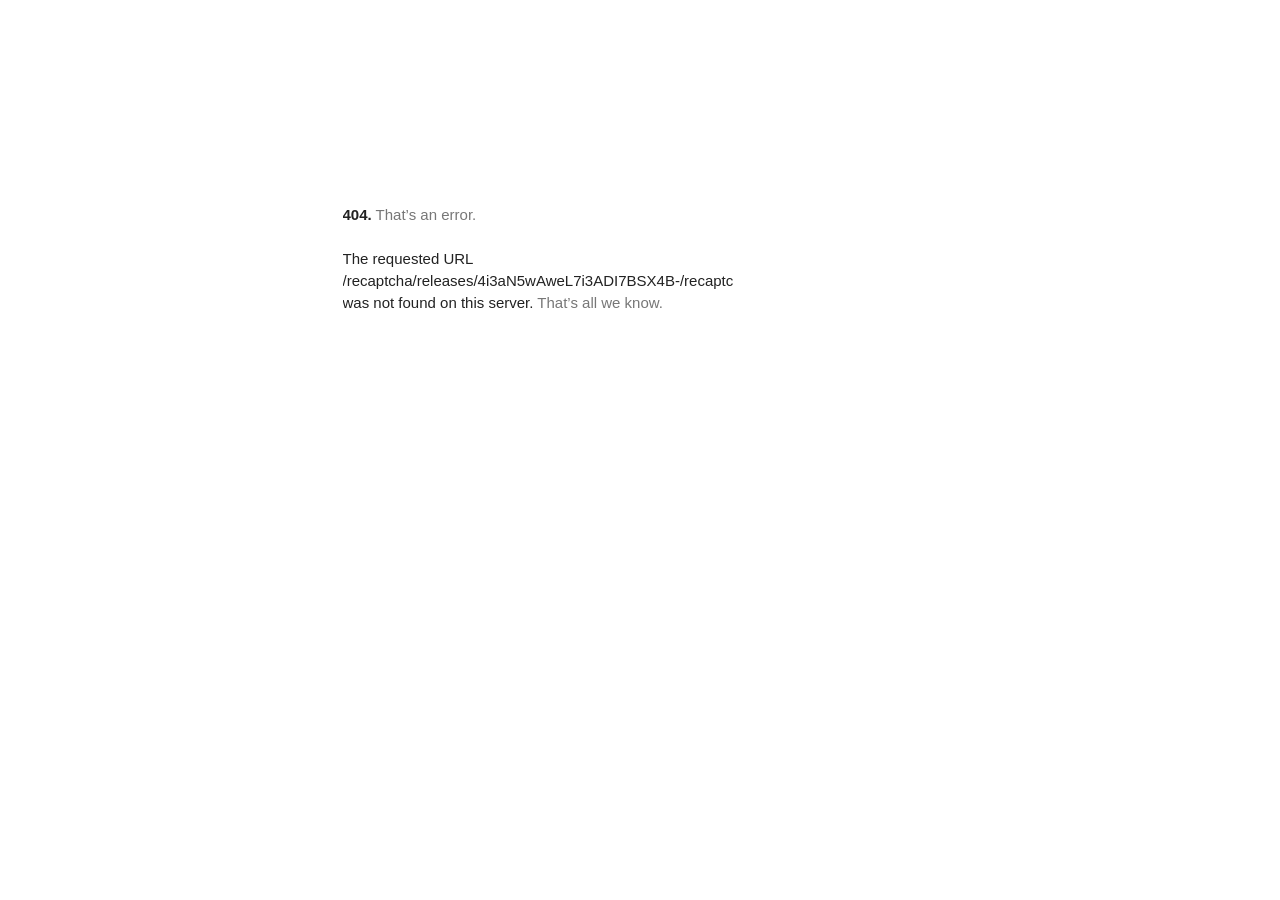
<file: www.google.com/recaptcha/releases/4i3aN5wAweL7i3ADI7BSX4B-/recaptcha__en.html>
<!DOCTYPE html>
<html lang=en>
  <meta charset=utf-8>
  <meta name=viewport content="initial-scale=1, minimum-scale=1, width=device-width">
  <title>Error 404 (Not Found)!!1</title>
  <style>
    *{margin:0;padding:0}html,code{font:15px/22px arial,sans-serif}html{background:#fff;color:#222;padding:15px}body{margin:7% auto 0;max-width:390px;min-height:180px;padding:30px 0 15px}* > body{background:url(//www.google.com/images/errors/robot.png) 100% 5px no-repeat;padding-right:205px}p{margin:11px 0 22px;overflow:hidden}ins{color:#777;text-decoration:none}a img{border:0}@media screen and (max-width:772px){body{background:none;margin-top:0;max-width:none;padding-right:0}}#logo{background:url(//www.google.com/images/branding/googlelogo/1x/googlelogo_color_150x54dp.png) no-repeat;margin-left:-5px}@media only screen and (min-resolution:192dpi){#logo{background:url(//www.google.com/images/branding/googlelogo/2x/googlelogo_color_150x54dp.png) no-repeat 0% 0%/100% 100%;-moz-border-image:url(//www.google.com/images/branding/googlelogo/2x/googlelogo_color_150x54dp.png) 0}}@media only screen and (-webkit-min-device-pixel-ratio:2){#logo{background:url(//www.google.com/images/branding/googlelogo/2x/googlelogo_color_150x54dp.png) no-repeat;-webkit-background-size:100% 100%}}#logo{display:inline-block;height:54px;width:150px}
  </style>
  <a href=//www.google.com/><span id=logo aria-label=Google></span></a>
  <p><b>404.</b> <ins>That’s an error.</ins>
  <p>The requested URL <code>/recaptcha/releases/4i3aN5wAweL7i3ADI7BSX4B-/recaptcha__en.js</code> was not found on this server.  <ins>That’s all we know.</ins>
</file>
<file: ld-wt73.template-help.com/wt_prod-27284/css/style.css>
@charset "UTF-8";/**
 * [Table of contents]
 *   1 Base
 *     1.1 Reset Styles
 *     1.2 Context Styles
 *     1.3 Page layout
 *     1.4 Offsets
 *   2 Utilities
 *     2.1 Text styling
 *     2.2 Row spacing
 *     2.3 Sections
 *     2.4 Grid modules
 *     2.5 Backgrounds
 *     2.6 Utilities custom
 *   3 Components
 *     3.1 Typography
 *     3.2 Brand
 *     3.3 Links
 *     3.4 Blocks
 *     3.5 Boxes
 *     3.6 Groups
 *     3.7 Responsive units
 *     3.8 Lists
 *     3.9 Images
 *     3.10 Icons
 *     3.11 Tables custom
 *     3.12 Dividers
 *     3.13 Buttons
 *     3.14 Forms
 *     3.15 Posts
 *     3.16 Quotes
 *     3.17 Thumbnails
 *     3.18 Breadcrumbs
 *     3.19 Pagination custom
 *     3.20 Snackbars
 *     3.21 Footers
 *   4 Plugins
 *     4.1 Animate
 *     4.2 Preloader
 *     4.3 ToTop
 *     4.4 RD Navbar
 *     4.5 Google Map
 *     4.6 Search Results
 *     4.7 Nav custom
 *     4.8 Panel custom
 *     4.9 Tooltop Custom
 *     4.10 Counter
 *     4.11 Progress Bars
 *     4.12 Progress Circle
 *     4.13 Countdown
 *     4.14 Lightgallery
 *     4.15 Material Parallax
 *     4.16 Bootstrap Modal
 *//** @group Base *//** @section Reset Styles*/a:focus,button:focus {	outline: none !important;}button::-moz-focus-inner {	border: 0;}*:focus {	outline: none;}blockquote {	padding: 0;	margin: 0;}input,button,select,textarea {	outline: none;}label {	margin-bottom: 0;}p {	margin: 0;}ul,ol {	list-style: none;	padding: 0;	margin: 0;}ul li,ol li {	display: block;}dl {	margin: 0;}dt,dd {	line-height: inherit;}dt {	font-weight: inherit;}dd {	margin-bottom: 0;}cite {	font-style: normal;}form {	margin-bottom: 0;}blockquote {	padding-left: 0;	border-left: 0;}address {	margin-top: 0;	margin-bottom: 0;}figure {	margin-bottom: 0;}html p a:hover {	text-decoration: none;}/** @section Context Styles */.context-dark, .bg-gray-700, .bg-primary,.context-dark h1,.bg-gray-700 h1,.bg-primary h1, .context-dark h2, .bg-gray-700 h2, .bg-primary h2, .context-dark h3, .bg-gray-700 h3, .bg-primary h3, .context-dark h4, .bg-gray-700 h4, .bg-primary h4, .context-dark h5, .bg-gray-700 h5, .bg-primary h5, .context-dark h6, .bg-gray-700 h6, .bg-primary h6, .context-dark [class^='heading-'], .bg-gray-700 [class^='heading-'], .bg-primary [class^='heading-'] {	color: #ffffff;}/** @section Page layout */.page {	position: relative;	overflow: hidden;	min-height: 100vh;	opacity: 0;}.page.fadeIn {	animation-timing-function: ease-out;}.page.fadeOut {	animation-timing-function: ease-in;}[data-x-mode] .page {	opacity: 1;}html.boxed body {	background: #F3F3F5 url(../images/bg-pattern-boxed.png) repeat fixed;}@media (min-width: 1630px) {	html.boxed .page {		max-width: 1600px;		margin-left: auto;		margin-right: auto;		box-shadow: 0 0 23px 0 rgba(1, 1, 1, 0.1);	}	html.boxed .rd-navbar-static {		max-width: 1600px;		margin-left: auto;		margin-right: auto;	}	html.boxed .rd-navbar-static.rd-navbar--is-stuck {		max-width: 1600px;		width: 100%;		left: calc(50% - 1600px);		right: calc(50% - 1600px);	}}/** @section Offsets */* + p {	margin-top: 15px;}h2 + p,.heading-2 + p {	margin-top: 12px;}p + h2,p + .heading-2 {	margin-top: 15px;}p + p {	margin-top: 12px;}img + p {	margin-top: 15px;}h3 + img {	margin-top: 42px;}h3 + h6 {	margin-top: 12px;}h3 + .big {	margin-top: 30px;}@media (min-width: 992px) {	h3 + .big {		margin-top: 50px;	}}.big + h3 {	margin-top: 35px;}@media (min-width: 992px) {	.big + h3 {		margin-top: 60px;	}}* + .row {	margin-top: 30px;}* + .big {	margin-top: 20px;}h4 + .big {	margin-top: 8px;}@media (min-width: 1600px) {	h4 + .big {		margin-top: 15px;	}}.big + p {	margin-top: 2px;}@media (min-width: 1600px) {	.big + p {		margin-top: 8px;	}}* + .text-block {	margin-top: 30px;}* + .button {	margin-top: 30px;}.row + h3,.row + .heading-3 {	margin-top: 80px;}.container + .container {	margin-top: 35px;}.row + .row {	margin-top: 35px;}@media (min-width: 1200px) {	* + .rd-form {		margin-top: 30px;	}	.container + .container {		margin-top: 60px;	}	.row + .row {		margin-top: 60px;	}}/** @group Utilities *//** @section Text styling */.text-italic {	font-style: italic;}.text-normal {	font-style: normal;}.text-underline {	text-decoration: underline;}.text-strike {	text-decoration: line-through;}.font-weight-thin {	font-weight: 100;}.font-weight-light {	font-weight: 300;}.font-weight-regular {	font-weight: 400;}.font-weight-medium {	font-weight: 500;}.font-weight-sbold {	font-weight: 600;}.font-weight-bold {	font-weight: 700;}.font-weight-ubold {	font-weight: 900;}.text-spacing-0 {	letter-spacing: 0;}.text-spacing-21 {	letter-spacing: 0.21em;}.text-primary {	color: #7a7a7a !important;}/** @section Row spacing */.row-0 {	margin-bottom: 0px;}.row-0:empty {	margin-bottom: 0;}.row-0 > * {	margin-bottom: 0px;}.row-15 {	margin-bottom: -15px;}.row-15:empty {	margin-bottom: 0;}.row-15 > * {	margin-bottom: 15px;}.row-20 {	margin-bottom: -20px;}.row-20:empty {	margin-bottom: 0;}.row-20 > * {	margin-bottom: 20px;}.row-30 {	margin-bottom: -30px;}.row-30:empty {	margin-bottom: 0;}.row-30 > * {	margin-bottom: 30px;}.row-50 {	margin-bottom: -50px;}.row-50:empty {	margin-bottom: 0;}.row-50 > * {	margin-bottom: 50px;}@media (min-width: 768px) {	.row-md-30 {		margin-bottom: -30px;	}	.row-md-30:empty {		margin-bottom: 0;	}	.row-md-30 > * {		margin-bottom: 30px;	}}@media (min-width: 1600px) {	.row-xxl-50 {		margin-bottom: -50px;	}	.row-xxl-50:empty {		margin-bottom: 0;	}	.row-xxl-50 > * {		margin-bottom: 50px;	}}/** @section Sections */.section-xs {	padding: 25px 0;}.section-sm,.section-lg,.section-xl {	padding: 50px 0;}.section-collapse + .section-collapse {	padding-top: 0;}.section-collapse:last-child {	padding-bottom: 0;}.section-md {	padding: 70px 0;}html [class*='section-'].section-bottom-0 {	padding-bottom: 0;}@media (max-width: 991.98px) {	section.section-sm:first-of-type,	section.section-lg:first-of-type,	section.section-xl:first-of-type,	section.section-xxl:first-of-type {		padding-top: 40px;	}}@media (min-width: 768px) {	.section-sm {		padding: 60px 0;	}	.section-md {		padding: 70px 0;	}	.section-lg {		padding: 85px 0;	}}@media (min-width: 992px) {	.section-lg {		padding: 100px 0;	}}@media (min-width: 1200px) {	.section-md {		padding: 80px 0 130px;	}	.section-md.fp-section {		padding: 0;	}	.section-lg {		padding: 115px 0;	}}.section-single {	display: flex;	text-align: center;}.section-single p {	margin-left: auto;	margin-right: auto;}.section-single * + .rights {	margin-top: 35px;}@media (min-width: 992px) {	.section-single * + .rights {		margin-top: 60px;	}}.section-single .rd-mailform-wrap {	max-width: 670px;	margin-left: auto;	margin-right: auto;	text-align: center;}.section-single * + .rd-mailform-wrap {	margin-top: 20px;}.section-single-header {	padding: calc(1em + 3vh) 0 calc(1em + 2vh);}.section-single-main {	padding: calc(1em + 4vh) 0;}.section-single-footer {	padding: calc(1em + 2vh) 0 calc(1em + 3vh);}.section-single-inner {	display: flex;	flex-direction: column;	align-items: center;	justify-content: space-between;	width: 100%;	min-height: 100vh;}.section-single-inner > * {	width: 100%;}/** @section Grid modules */.grid-demo {	letter-spacing: 0;	text-align: center;}.grid-demo p {	white-space: nowrap;	overflow: hidden;	text-overflow: ellipsis;}.grid-demo * + p {	margin-top: 5px;}.grid-demo * + .row {	margin-top: 20px;}.grid-demo .row + .row {	margin-top: 0;}@media (min-width: 1200px) {	.grid-demo {		text-align: left;	}	.grid-demo p {		white-space: normal;		overflow: visible;		text-overflow: unset;	}	.grid-demo * + p {		margin-top: 25px;	}}.grid-demo-bordered .row {	border: 0 solid #d7d7d7;	border-top-width: 1px;}.grid-demo-bordered .row:last-child {	border-bottom-width: 1px;}.grid-demo-bordered [class*='col'] {	padding: 5px 15px;}.grid-demo-bordered [class*='col']:before {	content: '';	position: absolute;	top: 0;	bottom: 0;	left: -1px;	border-left: 1px solid #d7d7d7;}@media (min-width: 768px) {	.grid-demo-bordered [class*='col'] {		padding: 30px;	}}@media (min-width: 1200px) {	.grid-demo-bordered [class*='col'] {		padding: 50px 50px 45px;	}}.grid-demo-underlined .row {	border-bottom: 1px solid #d7d7d7;}.grid-demo-underlined [class*='col'] {	padding: 5px 15px;}@media (min-width: 768px) {	.grid-demo-underlined [class*='col'] {		padding-top: 25px;		padding-bottom: 25px;	}}@media (min-width: 1200px) {	.grid-demo-underlined [class*='col'] {		padding-top: 45px;		padding-bottom: 45px;	}}.gutters-10 {	margin-left: -5px;	margin-right: -5px;}.gutters-10 > [class*='col'] {	padding-left: 5px;	padding-right: 5px;}@media (min-width: 768px) {	.gutters-md-30 {		margin-left: -15px;		margin-right: -15px;	}	.gutters-md-30 > [class*='col'] {		padding-left: 15px;		padding-right: 15px;	}}/** @section Backgrounds */.context-dark .brand .brand-logo-dark, .bg-gray-700 .brand .brand-logo-dark, .bg-primary .brand .brand-logo-dark {	display: none;}.context-dark .brand .brand-logo-light, .bg-gray-700 .brand .brand-logo-light, .bg-primary .brand .brand-logo-light {	display: block;}.bg-default {	background-color: #F3F3F5;}.bg-gray-100 {	background-color: #F3F3F5;}.bg-gray-700 {	background-color: #2c343b;}.bg-primary + .bg-primary {	padding-top: 0;}.bg-image {	background-size: cover;	background-position: center;}@media (min-width: 992px) {	html:not(.tablet):not(.mobile) .bg-fixed {		background-attachment: fixed;	}}/** @section Utilities custom */.height-fill {	position: relative;	display: flex;	flex-direction: column;	align-items: stretch;}.height-fill > * {	flex-grow: 1;	flex-shrink: 0;}.object-inline {	white-space: nowrap;}.object-inline > * {	display: inline-block;	min-width: 20px;	vertical-align: top;	white-space: normal;}.object-inline > * + * {	margin-left: 5px;}.oh {	position: relative;	overflow: hidden;}.text-decoration-lines {	position: relative;	overflow: hidden;	width: 100%;}.text-decoration-lines-content {	position: relative;	display: inline-block;	min-width: 170px;	font-size: 13px;	text-transform: uppercase;}.text-decoration-lines-content::before, .text-decoration-lines-content::after {	content: '';	position: absolute;	height: 1px;	background: #d7d7d7;	top: 50%;	width: 100vw;}.text-decoration-lines-content::before {	left: 0;	transform: translate3d(-100%, 0, 0);}.text-decoration-lines-content::after {	right: 0;	transform: translate3d(100%, 0, 0);}* + .text-decoration-lines {	margin-top: 30px;}p.rights {	font-size: 14px;	color: #333;}p.rights a {	color: inherit;}p.rights a:hover {	color: #7a7a7a;}[style*='z-index: 1000;'] {	z-index: 1101 !important;}.text-block > * {	margin-left: .125em;	margin-right: .125em;}/** @group Components *//** @section Typography */body {	font-family: "Merriweather", serif;	font-size: 14px;	line-height: 2;	font-weight: 300;	color: #333;	background-color: #F3F3F5;	-webkit-text-size-adjust: none;	-webkit-font-smoothing: subpixel-antialiased;}h1, h2, h3, h4, h5, h6, [class^='heading-'] {	margin-top: 0;	margin-bottom: 0;	font-family: "Muli", sans-serif;	font-weight: 400;	color: #333;	text-transform: uppercase;	letter-spacing: .5em;}h1 a, h2 a, h3 a, h4 a, h5 a, h6 a, [class^='heading-'] a {	color: inherit;}h1 a:hover, h2 a:hover, h3 a:hover, h4 a:hover, h5 a:hover, h6 a:hover, [class^='heading-'] a:hover {	color: #7a7a7a;}h1,.heading-1 {	font-size: 32px;	line-height: 1.5;}@media (min-width: 1200px) {	h1,	.heading-1 {		font-size: 60px;		line-height: 1.2;	}}h2,.heading-2 {	font-size: 28px;	line-height: 1.5;}@media (min-width: 1200px) {	h2,	.heading-2 {		font-size: 48px;		line-height: 1.45833;	}}h3,.heading-3 {	font-size: 20px;	line-height: 1.5;}@media (min-width: 1200px) {	h3,	.heading-3 {		font-size: 30px;		line-height: 1.26667;	}}h4,.heading-4 {	font-size: 22px;	line-height: 1.5;}@media (min-width: 1200px) {	h4,	.heading-4 {		font-size: 24px;		line-height: 1.25;	}}h5,.heading-5 {	font-size: 16px;	line-height: 1.625;	font-family: "Merriweather", serif;	letter-spacing: 0;	text-transform: none;}h6,.heading-6 {	font-size: 12px;	line-height: 20px;}@media (min-width: 992px) {	h6,	.heading-6 {		font-size: 14px;		line-height: 1.28571;	}}small,.small {	display: block;	font-size: 12px;	line-height: 1.5;}mark,.mark {	padding: 3px 5px;	color: #ffffff;	background: #7a7a7a;}.big {	font-size: 14px;	line-height: 32px;}@media (min-width: 992px) {	.big {		font-size: 18px;		line-height: 1.77778;	}}.lead {	font-size: 24px;	line-height: 34px;	font-weight: 300;}code {	padding: 3px 5px;	border-radius: 0.2rem;	font-size: 90%;	color: #111111;	background: #F3F3F5;}p [data-toggle='tooltip'] {	padding-left: .25em;	padding-right: .25em;	color: #7a7a7a;}p [style*='max-width'] {	display: inline-block;}::selection {	background: #7a7a7a;	color: #ffffff;}::-moz-selection {	background: #7a7a7a;	color: #ffffff;}/** @section Brand */.brand {	display: inline-block;}.brand .brand-logo-light {	display: none;}.brand .brand-logo-dark {	display: block;}/** @section Links */a {	transition: all 0.3s ease-in-out;}a, a:focus, a:active, a:hover {	text-decoration: none;}a, a:focus, a:active {	color: #7a7a7a;}a:hover {	color: #545454;}a[href*='tel'], a[href*='mailto'] {	white-space: nowrap;}.link-hover {	color: #545454;}.link-press {	color: #545454;}.privacy-link {	display: inline-block;}* + .privacy-link {	margin-top: 25px;}.mail-link {	display: inline-block;	font-size: 15px;	line-height: 38px;	color: #333;	border-bottom: 2px solid #333;}.mail-link:hover {	color: #7a7a7a;	border-bottom: 2px solid #7a7a7a;}* + .mail-link {	margin-top: 30px;}@media (min-width: 992px) {	* + .mail-link {		margin-top: 60px;	}}/** @section Blocks */.block-center, .block-sm, .block-lg {	margin-left: auto;	margin-right: auto;}.block-sm {	max-width: 560px;}.block-lg {	max-width: 768px;}.block-center {	padding: 10px;}.block-center:hover .block-center-header {	background-color: #7a7a7a;}.block-center-title {	background-color: #ffffff;}@media (max-width: 1599.98px) {	.block-center {		padding: 20px;	}	.block-center:hover .block-center-header {		background-color: #ffffff;	}	.block-center-header {		background-color: #7a7a7a;	}}/** @section Boxes */.box-minimal {	text-align: center;}.box-minimal .box-minimal-icon {	font-size: 50px;	line-height: 50px;	color: #7a7a7a;}.box-minimal-divider {	width: 36px;	height: 4px;	margin-left: auto;	margin-right: auto;	background: #7a7a7a;}.box-minimal-text {	width: 100%;	max-width: 320px;	margin-left: auto;	margin-right: auto;}* + .box-minimal {	margin-top: 30px;}* + .box-minimal-title {	margin-top: 10px;}* + .box-minimal-divider {	margin-top: 20px;}* + .box-minimal-text {	margin-top: 15px;}.context-dark .box-minimal p, .bg-gray-700 .box-minimal p, .bg-primary .box-minimal p {	color: #333;}.box-counter {	position: relative;	text-align: center;	color: #2c343b;}.box-counter-title {	display: inline-block;	font-family: "Muli", sans-serif;	font-size: 16px;	line-height: 1.3;	letter-spacing: -.025em;}.box-counter-main {	font-family: "Muli", sans-serif;	font-size: 45px;	font-weight: 400;	line-height: 1.2;}.box-counter-main > * {	display: inline;	font: inherit;}.box-counter-main .small {	font-size: 28px;}.box-counter-main .small_top {	position: relative;	top: .2em;	vertical-align: top;}.box-counter-divider {	font-size: 0;	line-height: 0;}.box-counter-divider::after {	content: '';	display: inline-block;	width: 80px;	height: 2px;	background: #7a7a7a;}* + .box-counter-title {	margin-top: 10px;}* + .box-counter-main {	margin-top: 20px;}* + .box-counter-divider {	margin-top: 10px;}@media (min-width: 768px) {	.box-counter-title {		font-size: 18px;	}}@media (min-width: 1200px) {	.box-counter-main {		font-size: 60px;	}	.box-counter-main .small {		font-size: 36px;	}	* + .box-counter-main {		margin-top: 30px;	}	* + .box-counter-divider {		margin-top: 15px;	}	* + .box-counter-title {		margin-top: 18px;	}}.bg-primary .box-counter {	color: #ffffff;}.bg-primary .box-counter-divider::after {	background: #ffffff;}.figure-classic {	position: relative;	display: block;	background: #333;}.figure-classic .figure-classic-inner {	position: absolute;	width: 100%;	top: 50%;	left: 50%;	padding: 10px;	color: #ffffff;	text-align: center;	opacity: 0;	transition: ease-in-out .3s;	transform: translate3d(-50%, -50%, 20px);}.figure-classic .figure-classic-inner .title {	font-size: 14px;	letter-spacing: .5em;	text-transform: uppercase;	font-weight: 700;	font-family: "Muli", sans-serif;}@media (min-width: 992px) {	.figure-classic .figure-classic-inner .title {		font-size: 18px;	}}.figure-classic .figure-classic-inner .subtitle {	font-family: "Open Sans", sans-serif;}.figure-classic:hover .figure-classic-inner {	opacity: 1;}.figure-classic:hover img {	opacity: .5;}.mobile .figure-classic .figure-classic-inner, .tablet .figure-classic .figure-classic-inner {	opacity: 1;}.mobile .figure-classic img, .tablet .figure-classic img {	opacity: .5;}.tilter {	transform-style: preserve-3d;}/** @section Groups */html .group {	margin-bottom: -20px;	margin-left: -15px;}html .group:empty {	margin-bottom: 0;	margin-left: 0;}html .group > * {	margin-top: 0;	margin-bottom: 20px;	margin-left: 15px;}html .group-sm {	margin-bottom: -10px;	margin-left: -10px;}html .group-sm:empty {	margin-bottom: 0;	margin-left: 0;}html .group-sm > * {	margin-top: 0;	margin-bottom: 10px;	margin-left: 10px;}html .group-xl {	margin-bottom: -20px;	margin-left: -30px;}html .group-xl:empty {	margin-bottom: 0;	margin-left: 0;}html .group-xl > * {	margin-top: 0;	margin-bottom: 20px;	margin-left: 30px;}@media (min-width: 992px) {	html .group-xl {		margin-bottom: -20px;		margin-left: -45px;	}	html .group-xl > * {		margin-bottom: 20px;		margin-left: 45px;	}}html .group-custom {	display: flex;	align-items: center;	justify-content: center;	flex-wrap: wrap;	max-width: 100%;}html .group-custom > * {	flex: 0 1 100%;	padding-left: 20px;	padding-right: 20px;}@media (min-width: 576px) {	html .group-custom {		flex-wrap: nowrap;	}	html .group-custom > * {		flex: 1 1 auto;	}}* + .group-sm {	margin-top: 30px;}* + .group-xl {	margin-top: 20px;}/** @section Responsive units */.unit {	display: flex;	flex: 0 1 100%;	margin-bottom: -30px;	margin-left: -20px;}.unit > * {	margin-bottom: 30px;	margin-left: 20px;}.unit:empty {	margin-bottom: 0;	margin-left: 0;}.unit-body {	flex: 0 1 auto;}.unit-left,.unit-right {	flex: 0 0 auto;	max-width: 100%;}.unit-spacing-xs {	margin-bottom: -15px;	margin-left: -7px;}.unit-spacing-xs > * {	margin-bottom: 15px;	margin-left: 7px;}/** @section Lists */.list > li + li {	margin-top: 10px;}.list-xs > li + li {	margin-top: 5px;}.list-sm > li + li {	margin-top: 10px;}.list-md > li + li {	margin-top: 18px;}.list-lg > li + li {	margin-top: 25px;}.list-xl > li + li {	margin-top: 30px;}@media (min-width: 768px) {	.list-xl > li + li {		margin-top: 60px;	}}.list-inline > li {	display: inline-block;}html .list-inline-md {	transform: translate3d(0, -8px, 0);	margin-bottom: -8px;	margin-left: -10px;	margin-right: -10px;}html .list-inline-md > * {	margin-top: 8px;	padding-left: 10px;	padding-right: 10px;}@media (min-width: 992px) {	html .list-inline-md {		margin-left: -15px;		margin-right: -15px;	}	html .list-inline-md > * {		padding-left: 15px;		padding-right: 15px;	}}.list-terms dt + dd {	margin-top: 10px;}.list-terms dd + dt {	margin-top: 25px;}* + .list-terms {	margin-top: 25px;}.index-list {	counter-reset: li;}.index-list > li .list-index-counter:before {	content: counter(li, decimal-leading-zero);	counter-increment: li;}.list-marked {	text-align: left;}.list-marked > li {	position: relative;	padding-left: 25px;}.list-marked > li::before {	position: absolute;	display: inline-block;	left: 0;	top: 1px;	min-width: 25px;	content: '\f105';	font: 400 14px/24px 'FontAwesome';	color: #7a7a7a;}.list-marked > li + li {	margin-top: 4px;}* + .list-marked {	margin-top: 15px;}p + .list-marked {	margin-top: 10px;}.list-ordered {	counter-reset: li;	text-align: left;}.list-ordered > li {	position: relative;	padding-left: 25px;}.list-ordered > li:before {	position: absolute;	content: counter(li, decimal) ".";	counter-increment: li;	top: 0;	left: 0;	display: inline-block;	width: 15px;	color: #7a7a7a;}.list-ordered > li + li {	margin-top: 10px;}* + .list-ordered {	margin-top: 15px;}/** @section Images */img {	display: inline-block;	max-width: 100%;	height: auto;}.img-responsive {	width: 100%;}/** @section Icons */.icon {	display: inline-block;	font-size: 16px;	line-height: 1;}.icon::before {	position: relative;	display: inline-block;	font-weight: 400;	font-style: normal;	speak: none;	text-transform: none;}.icon-circle {	border-radius: 50%;}/** @section Tables custom */.table-custom {	width: 100%;	max-width: 100%;	text-align: left;	background: #ffffff;	border-collapse: collapse;}.table-custom th,.table-custom td {	color: #2c343b;	background: #ffffff;}.table-custom th {	padding: 35px 24px;	font-size: 14px;	font-weight: 700;	letter-spacing: .05em;	text-transform: uppercase;	background: #d7d7d7;}@media (max-width: 991.98px) {	.table-custom th {		padding-top: 20px;		padding-bottom: 20px;	}}.table-custom td {	padding: 17px 24px;}.table-custom tbody tr:first-child td {	border-top: 0;}.table-custom tr td {	border-bottom: 1px solid #cccccc;}.table-custom tfoot td {	font-weight: 700;}* + .table-custom-responsive {	margin-top: 30px;}@media (min-width: 768px) {	* + .table-custom-responsive {		margin-top: 40px;	}}.table-custom.table-custom-primary thead th {	color: #ffffff;	background: #7a7a7a;	border: 0;}.table-custom.table-custom-primary tbody tr:hover td {	background: #d7d7d7;}.table-custom.table-custom-bordered tr td:first-child {	border-left: 0;}.table-custom.table-custom-bordered tr td:last-child {	border-right: 0;}.table-custom.table-custom-bordered td {	border: 1px solid #cccccc;}.table-custom.table-custom-bordered tbody > tr:first-of-type > td {	border-top: 0;}.table-custom.table-custom-striped {	border-bottom: 1px solid #cccccc;}.table-custom.table-custom-striped tbody tr:nth-of-type(odd) td {	background: transparent;}.table-custom.table-custom-striped tbody tr:nth-of-type(even) td {	background: #d7d7d7;}.table-custom.table-custom-striped tbody td {	border: 0;}.table-custom.table-custom-striped tfoot td:not(:first-child) {	border-left: 0;}@media (max-width: 991.98px) {	.table-custom-responsive {		display: block;		width: 100%;		overflow-x: auto;		-ms-overflow-style: -ms-autohiding-scrollbar;	}	.table-custom-responsive.table-bordered {		border: 0;	}}/** @section Dividers */hr {	margin-top: 0;	margin-bottom: 0;	border-top: 1px solid #d7d7d7;}.divider {	font-size: 0;	line-height: 0;}.divider::after {	content: '';	display: inline-block;	width: 60px;	height: 2px;	background-color: #7a7a7a;}/** @section Buttons */.button {	position: relative;	overflow: hidden;	display: inline-block;	padding: 11px 35px;	font-size: 14px;	line-height: 1.25;	border: 2px solid;	font-family: "Muli", sans-serif;	font-weight: 400;	letter-spacing: 0.1em;	text-transform: uppercase;	white-space: nowrap;	text-overflow: ellipsis;	text-align: center;	cursor: pointer;	vertical-align: middle;	user-select: none;	transition: 250ms all ease-in-out;}.button-block {	display: block;	width: 100%;}.button-default, .button-default:focus {	color: #cccccc;	background-color: #2c343b;	border-color: #2c343b;}.button-default:hover, .button-default:active, .button-default.active {	color: #ffffff;	background-color: #7a7a7a;	border-color: #7a7a7a;}.button-default.button-ujarak::before {	background: #7a7a7a;}.button-gray-100, .button-gray-100:focus {	color: #151515;	background-color: #F3F3F5;	border-color: #F3F3F5;}.button-gray-100:hover, .button-gray-100:active, .button-gray-100.active {	color: #151515;	background-color: #e5e5e9;	border-color: #e5e5e9;}.button-gray-100.button-ujarak::before {	background: #e5e5e9;}.button-primary, .button-primary:focus {	color: #ffffff;	background-color: #7a7a7a;	border-color: #7a7a7a;}.button-primary:hover, .button-primary:active, .button-primary.active {	color: #ffffff;	background-color: #2c343b;	border-color: #2c343b;}.button-primary.button-ujarak::before {	background: #2c343b;}.button-default-outline, .button-default-outline:focus {	color: #cccccc;	background-color: transparent;	border-color: #2c343b;}.button-default-outline:hover, .button-default-outline:active, .button-default-outline.active {	color: #ffffff;	background-color: #7a7a7a;	border-color: #7a7a7a;}.button-default-outline.button-ujarak::before {	background: #7a7a7a;}.button-ghost {	border: 0;	background-color: transparent;}.button-ghost:hover {	color: #ffffff;	background: #7a7a7a;}.button-facebook, .button-facebook:focus {	color: #ffffff;	background-color: #4d70a8;	border-color: #4d70a8;}.button-facebook:hover, .button-facebook:active, .button-facebook.active {	color: #ffffff;	background-color: #456497;	border-color: #456497;}.button-facebook.button-ujarak::before {	background: #456497;}.button-twitter, .button-twitter:focus {	color: #ffffff;	background-color: #02bcf3;	border-color: #02bcf3;}.button-twitter:hover, .button-twitter:active, .button-twitter.active {	color: #ffffff;	background-color: #02a8da;	border-color: #02a8da;}.button-twitter.button-ujarak::before {	background: #02a8da;}.button-google, .button-google:focus {	color: #ffffff;	background-color: #e2411e;	border-color: #e2411e;}.button-google:hover, .button-google:active, .button-google.active {	color: #ffffff;	background-color: #cc3a1a;	border-color: #cc3a1a;}.button-google.button-ujarak::before {	background: #cc3a1a;}.button-shadow {	box-shadow: 0 9px 21px 0 rgba(204, 204, 204, 0.15);}.button-shadow:hover {	box-shadow: 0 9px 10px 0 rgba(204, 204, 204, 0.15);}.button-shadow:focus, .button-shadow:active {	box-shadow: none;}.button-ujarak {	position: relative;	z-index: 0;	transition: background .4s, border-color .4s, color .4s;}.button-ujarak::before {	content: '';	position: absolute;	top: 0;	left: 0;	width: 100%;	height: 100%;	background: #7a7a7a;	z-index: -1;	opacity: 0;	transform: scale3d(0.7, 1, 1);	transition: transform 0.42s, opacity 0.42s;	border-radius: inherit;}.button-ujarak, .button-ujarak::before {	transition-timing-function: cubic-bezier(0.2, 1, 0.3, 1);}.button-ujarak:hover {	transition: background .4s .4s, border-color .4s 0s, color .2s 0s;}.button-ujarak:hover::before {	opacity: 1;	transform: translate3d(0, 0, 0) scale3d(1, 1, 1);}.button-xs {	padding: 8px 17px;}.button-sm {	padding: 5px 25px;	font-size: 12px;	line-height: 1.5;}.button-lg {	padding: 12px 50px;	font-size: 14px;	line-height: 1.5;}.button-xl {	padding: 16px 50px;	font-size: 16px;	line-height: 28px;}@media (min-width: 992px) {	.button-xl {		padding: 20px 80px;	}}.button-circle {	border-radius: 30px;}.button-round-1 {	border-radius: 5px;}.button-round-2 {	border-radius: 10px;}.button.button-icon {	display: inline-flex;	justify-content: center;	align-items: center;	vertical-align: middle;}.button.button-icon .icon {	position: relative;	display: inline-block;	vertical-align: middle;	color: inherit;	font-size: 1.55em;	line-height: 1em;}.button.button-icon-left .icon {	padding-right: 11px;}.button.button-icon-right {	flex-direction: row-reverse;}.button.button-icon-right .icon {	padding-left: 11px;}.button.button-icon.button-link .icon {	top: 5px;	font-size: 1em;}.button.button-icon.button-xs .icon {	top: .05em;	font-size: 1.2em;	padding-right: 8px;}.button.button-icon.button-xs .button-icon-right {	padding-left: 8px;}.btn-primary {	border-radius: 3px;	font-family: "Muli", sans-serif;	font-weight: 400;	letter-spacing: .05em;	text-transform: uppercase;	transition: .33s;}.btn-primary, .btn-primary:active, .btn-primary:focus {	color: #ffffff;	background: #7a7a7a;	border-color: #7a7a7a;}.btn-primary:hover {	color: #ffffff;	background: #000000;	border-color: #000000;}/** @section Forms */.rd-form {	position: relative;	text-align: left;}.rd-form .button {	padding-top: 10px;	padding-bottom: 10px;	min-height: 50px;}* + .rd-form {	margin-top: 20px;}input:-webkit-autofill ~ label,input:-webkit-autofill ~ .form-validation {	color: #000000 !important;}.form-wrap {	position: relative;}.form-wrap.has-error .form-input {	border-color: #f5543f;}.form-wrap.has-focus .form-input {	border-color: #7a7a7a;}.form-wrap + * {	margin-top: 20px;}.form-input {	display: block;	width: 100%;	min-height: 50px;	padding: 12px 19px;	font-size: 14px;	font-weight: 400;	line-height: 24px;	color: #7a7a7a;	background-color: #f5f5f5;	background-image: none;	border-radius: 0;	-webkit-appearance: none;	transition: .3s ease-in-out;	border: 1px solid #f5f5f5;}.form-input:focus {	outline: 0;}textarea.form-input {	height: 135px;	min-height: 50px;	max-height: 230px;	resize: vertical;}.recaptcha div {	display: block;	transform-origin: 0 0;}.recaptcha iframe {	display: block;}.form-label,.form-label-outside {	margin-bottom: 0;	color: #7a7a7a;	font-weight: 400;}.form-label {	position: absolute;	top: 25px;	left: 0;	right: 0;	padding-left: 19px;	padding-right: 19px;	font-size: 14px;	font-weight: 400;	line-height: 24px;	pointer-events: none;	text-align: left;	z-index: 9;	transition: .25s;	will-change: transform;	transform: translateY(-50%);}.form-label.focus {	opacity: 0;}.form-label.auto-fill {	color: #7a7a7a;}.form-label-outside {	width: 100%;	margin-bottom: 4px;}@media (min-width: 768px) {	.form-label-outside {		position: static;	}	.form-label-outside, .form-label-outside.focus, .form-label-outside.auto-fill {		transform: none;	}}[data-x-mode='true'] .form-label {	pointer-events: auto;}.form-validation {	position: absolute;	right: 8px;	top: 0;	z-index: 11;	margin-top: 2px;	font-size: 9px;	font-weight: 400;	line-height: 12px;	letter-spacing: 0;	color: #f5543f;	transition: .3s;}.form-validation-left .form-validation {	right: auto;	left: 8px;}#form-output-global {	position: fixed;	bottom: 30px;	left: 15px;	z-index: 2000;	visibility: hidden;	transform: translate3d(-500px, 0, 0);	transition: .3s all ease;}#form-output-global.active {	visibility: visible;	transform: translate3d(0, 0, 0);}@media (min-width: 576px) {	#form-output-global {		left: 30px;	}}.form-output {	position: absolute;	top: 100%;	left: 0;	font-size: 10px;	font-weight: 400;	line-height: 1.2;	margin-top: 2px;	transition: .3s;	opacity: 0;	visibility: hidden;}.form-output.active {	opacity: 1;	visibility: visible;}.form-output.error {	color: #f5543f;}.form-output.success {	color: #98bf44;}.radio .radio-custom,.radio-inline .radio-custom,.checkbox .checkbox-custom,.checkbox-inline .checkbox-custom {	opacity: 0;}.radio .radio-custom, .radio .radio-custom-dummy,.radio-inline .radio-custom,.radio-inline .radio-custom-dummy,.checkbox .checkbox-custom,.checkbox .checkbox-custom-dummy,.checkbox-inline .checkbox-custom,.checkbox-inline .checkbox-custom-dummy {	position: absolute;	left: 0;	width: 14px;	height: 14px;	outline: none;	cursor: pointer;}.radio .radio-custom-dummy,.radio-inline .radio-custom-dummy,.checkbox .checkbox-custom-dummy,.checkbox-inline .checkbox-custom-dummy {	pointer-events: none;	background: #ffffff;}.radio .radio-custom-dummy::after,.radio-inline .radio-custom-dummy::after,.checkbox .checkbox-custom-dummy::after,.checkbox-inline .checkbox-custom-dummy::after {	position: absolute;	opacity: 0;	transition: .22s;}.radio .radio-custom:focus,.radio-inline .radio-custom:focus,.checkbox .checkbox-custom:focus,.checkbox-inline .checkbox-custom:focus {	outline: none;}.radio input,.radio-inline input,.checkbox input,.checkbox-inline input {	position: absolute;	width: 1px;	height: 1px;	padding: 0;	margin: -1px;	overflow: hidden;	clip: rect(0, 0, 0, 0);	white-space: nowrap;	border: 0;}.radio-custom:checked + .radio-custom-dummy:after,.checkbox-custom:checked + .checkbox-custom-dummy:after {	opacity: 1;}.radio,.radio-inline {	padding-left: 28px;}.radio .radio-custom-dummy,.radio-inline .radio-custom-dummy {	top: 1px;	left: 0;	width: 18px;	height: 18px;	border-radius: 50%;	border: 1px solid #7a7a7a;}.radio .radio-custom-dummy::after,.radio-inline .radio-custom-dummy::after {	content: '';	top: 3px;	right: 3px;	bottom: 3px;	left: 3px;	background: #2c343b;	border-radius: inherit;}.checkbox,.checkbox-inline {	padding-left: 28px;}.checkbox .checkbox-custom-dummy,.checkbox-inline .checkbox-custom-dummy {	left: 0;	width: 18px;	height: 18px;	margin: 0;	border: 1px solid #7a7a7a;}.checkbox .checkbox-custom-dummy::after,.checkbox-inline .checkbox-custom-dummy::after {	content: '\f222';	font-family: "Material Design Icons";	position: absolute;	top: -1px;	left: -2px;	font-size: 20px;	line-height: 18px;	color: #cccccc;}.toggle-custom {	padding-left: 60px;	-webkit-appearance: none;}.toggle-custom:checked ~ .checkbox-custom-dummy::after {	background: #7a7a7a;	transform: translate(20px, -50%);}.toggle-custom ~ .checkbox-custom-dummy {	position: relative;	display: inline-block;	margin-top: -1px;	width: 44px;	height: 20px;	background: #f5f5f5;	cursor: pointer;}.toggle-custom ~ .checkbox-custom-dummy::after {	content: '';	position: absolute;	display: inline-block;	width: 16px;	height: 16px;	left: 0;	top: 50%;	background: #7a7a7a;	transform: translate(4px, -50%);	opacity: 1;	transition: .22s;}.rd-form-inline {	display: flex;	flex-wrap: wrap;	align-items: stretch;	text-align: center;	transform: translate3d(0, -8px, 0);	margin-bottom: -8px;	margin-left: -4px;	margin-right: -4px;}.rd-form-inline > * {	margin-top: 8px;	padding-left: 4px;	padding-right: 4px;}.rd-form-inline > * {	margin-top: 0;}.rd-form-inline .form-wrap {	flex-grow: 1;	min-width: 185px;}.rd-form-inline .form-wrap-select {	text-align: left;}.rd-form-inline .form-button {	flex-shrink: 0;	max-width: calc(100% - 10px);	min-height: 50px;}.rd-form-inline .form-button .button {	min-height: inherit;}@media (min-width: 576px) {	.rd-form-inline .button {		display: block;	}}.rd-form-inline.rd-form-inline-centered {	justify-content: center;}.form-sm .form-input,.form-sm .button {	padding-top: 9px;	padding-bottom: 9px;	min-height: 40px;}.form-sm .form-validation {	top: -16px;}.form-sm .form-label {	top: 20px;}.form-sm * + .button {	margin-top: 10px;}.form-lg .form-input,.form-lg .form-label,.form-lg .select2-container .select2-choice {	font-size: 16px;}.form-lg .form-input,.form-lg .select2-container .select2-choice {	font-size: 16px;	padding-top: 17px;	padding-bottom: 17px;}.form-lg .form-input,.form-lg .select2-container .select2-choice {	min-height: 58px;}.form-lg .form-button {	min-height: 60px;}.form-lg .form-label {	top: 30px;}/** @section Posts *//** @section Quotes */.quote-primary-mark {	position: relative;	top: 6px;	display: block;	width: 37px;	height: 27px;	fill: #7a7a7a;	flex-shrink: 0;}.quote-primary-body {	position: relative;	padding: 25px 0;	border-top: 1px solid #d7d7d7;}.quote-primary-body::before, .quote-primary-body::after {	content: '';	position: absolute;	bottom: 0;	height: 13px;	border-style: solid;	border-color: #d7d7d7;}.quote-primary-body::before {	left: 0;	width: 78px;	border-width: 1px 1px 0 0;}.quote-primary-body::after {	right: 0;	width: calc(100% - 78px - 12px);	border-width: 1px 0 0 1px;	transform-origin: 0 0;	transform: skew(-45deg);}.quote-primary-text {	padding-top: 20px;}.quote-primary-cite {	font-weight: 700;}.quote-primary-footer {	padding-left: 5px;}* + .quote-primary {	margin-top: 30px;}* + .quote-primary-footer {	margin-top: 8px;}@media (min-width: 576px) {	.quote-primary-body {		display: flex;		padding: 32px 20px 40px 30px;	}	.quote-primary-text {		padding-top: 0;		padding-left: 20px;	}	.quote-primary-footer {		padding-left: 30px;	}}@media (min-width: 768px) {	.quote-primary-body {		padding-right: 40px;	}}/** @section Thumbnails */.figure-light figcaption {	padding-top: 10px;	color: #7a7a7a;}/** @section Breadcrumbs */.breadcrumbs-custom {	position: relative;	padding: 35px 0 40px;	text-align: center;	background-color: #cccccc;	background-position: center;}.breadcrumbs-custom-path {	margin-left: -15px;	margin-right: -15px;}.breadcrumbs-custom-path > * {	padding-left: 15px;	padding-right: 15px;}.breadcrumbs-custom-path a {	display: inline;	vertical-align: middle;}.breadcrumbs-custom-path a, .breadcrumbs-custom-path a:active, .breadcrumbs-custom-path a:focus {	color: #7a7a7a;}.breadcrumbs-custom-path li {	position: relative;	display: inline-block;	vertical-align: middle;	font-size: 14px;	line-height: 1.7;}.breadcrumbs-custom-path li::after {	content: "";	font-family: 'FontAwesome';	position: absolute;	top: 52%;	right: -5px;	display: inline-block;	font-size: inherit;	font-style: normal;	color: rgba(255, 255, 255, 0.5);	transform: translate3d(0, -50%, 0);}.breadcrumbs-custom-path li:last-child:after {	display: none;}.breadcrumbs-custom-path a:hover,.breadcrumbs-custom-path li.active {	color: #ffffff;}.breadcrumbs-custom-path li.active {	top: 2px;}* + .breadcrumbs-custom-path {	margin-top: 14px;}@media (max-width: 991.98px) {	.breadcrumbs-custom-title {		font-size: 26px;	}}@media (min-width: 576px) {	.breadcrumbs-custom {		margin-left: -30px;		margin-right: -30px;	}	.breadcrumbs-custom > * {		padding-left: 30px;		padding-right: 30px;	}	* + .breadcrumbs-custom-path {		margin-top: 18px;	}}@media (min-width: 768px) {	.breadcrumbs-custom {		padding: 70px 0 80px;	}	.breadcrumbs-custom-path li {		font-size: 16px;	}}@media (min-width: 1200px) {	.breadcrumbs-custom {		padding: 80px 0 100px;	}}@media (min-width: 1600px) {	.breadcrumbs-custom {		padding: 80px 0 100px;	}}/** @section Pagination custom */.pagination {	font-size: 0;	line-height: 0;	margin-bottom: -10px;	margin-left: -10px;}.pagination:empty {	margin-bottom: 0;	margin-left: 0;}.pagination > * {	margin-top: 0;	margin-bottom: 10px;	margin-left: 10px;}.page-item {	display: inline-block;	vertical-align: middle;	text-align: center;	font-weight: 700;}.page-link {	display: inline-block;	min-width: 48px;	padding: 10px 10px;	border: 2px solid #d7d7d7;	font-size: 14px;	line-height: 1.71429;	background-color: #ffffff;	color: #333;	transition: all 0.3s ease-in-out;}.page-link:hover, .page-link:focus, .page-link:active {	color: #ffffff;	background-color: #7a7a7a;	border-color: #7a7a7a;}.page-item.active > .page-link, .page-item.active > .page-link:hover, .page-item.active > .page-link:focus, .page-item.active > .page-link:active {	color: #ffffff;	background-color: #7a7a7a;	border-color: #7a7a7a;}.page-item.disabled > .page-link, .page-item.disabled > .page-link:hover, .page-item.disabled > .page-link:focus, .page-item.disabled > .page-link:active {	color: #7a7a7a;	background-color: #d7d7d7;	border-color: #d7d7d7;}.page-item-control .icon::before {	font-family: 'FontAwesome';	font-size: 11px;	line-height: 24px;}.page-item-control:first-child .icon::before {	content: '\f053';	margin-left: -1px;}.page-item-control:last-child .icon::before {	content: '\f054';	margin-right: -1px;}/** @section Snackbars */.snackbars {	padding: 9px 16px;	margin-left: auto;	margin-right: auto;	color: #ffffff;	text-align: left;	background-color: #151515;	border-radius: 0;	box-shadow: 0 1px 4px 0 rgba(0, 0, 0, 0.15);	font-size: 14px;}.snackbars .icon-xxs {	font-size: 18px;}.snackbars p span:last-child {	padding-left: 14px;}.snackbars-left {	display: inline-block;	margin-bottom: 0;}.snackbars-right {	display: inline-block;	float: right;	text-transform: uppercase;}.snackbars-right:hover {	text-decoration: underline;}@media (min-width: 576px) {	.snackbars {		max-width: 540px;		padding: 12px 15px;		font-size: 15px;	}}/** @section Footers */.footer-classic {	position: relative;	padding: 20px 0;	text-align: center;	font-family: "Open Sans", sans-serif;	background: linear-gradient(to bottom, rgba(243, 243, 245, 0) 0%, #f3f3f5 70%);	z-index: 1;}@media (min-width: 1200px) {	.footer-classic {		padding: 30px 0;		position: fixed;		left: 0;		right: 0;		bottom: 0;	}}.footer-classic > * {	position: relative;	z-index: 2;}.footer-classic * + p.rights {	margin-top: 8px;}@media (min-width: 1200px) {	.footer-classic.footer-classic-2 {		position: relative;	}}.footer-classic-icon-list {	font-size: 18px;}.footer-classic-icon-list a {	color: #333;}.footer-classic-icon-list a:hover, .footer-classic-icon-list a:active, .footer-classic-icon-list a:focus {	color: #7a7a7a;}/** @group Plugins *//** @section Animate */.animated {	animation-duration: 1s;	animation-fill-mode: both;	opacity: 1;}.animated.infinite {	animation-iteration-count: infinite;}.animated.hinge {	animation-duration: 2s;}html:not(.lt-ie10) .not-animated {	opacity: 0;}@keyframes fadeIn {	0% {		opacity: 0;	}	100% {		opacity: 1;	}}.fadeIn {	animation-name: fadeIn;}@keyframes fadeInUp {	0% {		opacity: 0;		transform: translate3d(0, 100%, 0);	}	100% {		opacity: 1;		transform: none;	}}.fadeInUp {	animation-name: fadeInUp;}@keyframes fadeInDown {	0% {		opacity: 0;		transform: translate3d(0, -100%, 0);	}	100% {		opacity: 1;		transform: none;	}}.fadeInDown {	animation-name: fadeInDown;}@keyframes fadeInLeft {	0% {		opacity: 0;		transform: translate3d(-100%, 0, 0);	}	100% {		opacity: 1;		transform: none;	}}.fadeInLeft {	animation-name: fadeInLeft;}@keyframes fadeInRight {	0% {		opacity: 0;		transform: translate3d(100%, 0, 0);	}	100% {		opacity: 1;		transform: none;	}}.fadeInRight {	animation-name: fadeInRight;}@keyframes fadeOut {	0% {		opacity: 1;	}	100% {		opacity: 0;	}}.fadeOut {	animation-name: fadeOut;}@keyframes slideInDown {	0% {		transform: translate3d(0, -100%, 0);		visibility: visible;	}	100% {		transform: translate3d(0, 0, 0);	}}.slideInDown {	animation-name: slideInDown;}@keyframes slideInLeft {	0% {		transform: translate3d(-100%, 0, 0);		visibility: visible;	}	100% {		transform: translate3d(0, 0, 0);	}}.slideInLeft {	animation-name: slideInLeft;}@keyframes slideInRight {	0% {		transform: translate3d(100%, 0, 0);		visibility: visible;	}	100% {		transform: translate3d(0, 0, 0);	}}.slideInRight {	animation-name: slideInRight;}@keyframes slideOutDown {	0% {		transform: translate3d(0, 0, 0);	}	100% {		visibility: hidden;		transform: translate3d(0, 100%, 0);	}}.slideOutDown {	animation-name: slideOutDown;}/** @section Preloader */.preloader {	position: fixed;	left: 0;	top: 0;	bottom: 0;	right: 0;	z-index: 10000;	display: flex;	justify-content: center;	align-items: center;	padding: 20px;	background: #ffffff;	transition: .3s all ease;}.preloader.loaded {	opacity: 0;	visibility: hidden;}.preloader-body {	text-align: center;}.preloader-body p {	position: relative;	right: -8px;}.cssload-container {	width: 100%;	height: 36px;	text-align: center;}.cssload-speeding-wheel {	width: 36px;	height: 36px;	margin: 0 auto;	border: 3px solid #7a7a7a;	border-radius: 50%;	border-left-color: transparent;	border-bottom-color: transparent;	animation: cssload-spin .88s infinite linear;}@keyframes cssload-spin {	100% {		transform: rotate(360deg);	}}/** @section ToTop */.ui-to-top {	position: fixed;	right: 15px;	bottom: 15px;	z-index: 100;	width: 50px;	height: 50px;	font-size: 20px;	line-height: 46px;	color: #ffffff;	background: #7a7a7a;	overflow: hidden;	text-align: center;	text-decoration: none;	transition: .45s all ease-in-out;	transform: translate3d(0, 100px, 0);}.ui-to-top:hover {	color: #ffffff;	background: #111111;	text-decoration: none;}.ui-to-top:focus {	color: #ffffff;}.ui-to-top.active {	transform: translate3d(0, 0, 0);}html.mobile .ui-to-top,html.tablet .ui-to-top {	display: none !important;}@media (min-width: 576px) {	.ui-to-top {		right: 40px;		bottom: 40px;	}}/** @section RD Navbar */@keyframes rd-navbar-slide-down {	0% {		transform: translateY(-100%);	}	100% {		transform: translateY(0);	}}@keyframes rd-navbar-slide-up {	0% {		transform: translateY(0);	}	100% {		transform: translateY(-100%);	}}.rd-navbar-wrap, .rd-navbar,.rd-menu,.rd-navbar-nav,.rd-navbar-panel, .rd-navbar-static .rd-menu, .rd-navbar-fixed .rd-navbar-nav-wrap, .rd-navbar-fixed .rd-navbar-submenu {	transition: 0.35s all cubic-bezier(0.65, 0.05, 0.36, 1);}.rd-navbar--no-transition, .rd-navbar--no-transition * {	transition: none !important;}.rd-navbar,.rd-navbar.rd-navbar--is-clone {	display: none;}.rd-navbar.rd-navbar-fixed + .rd-navbar.rd-navbar--is-clone,.rd-navbar.rd-navbar-sidebar + .rd-navbar.rd-navbar--is-clone {	display: none;}.rd-navbar {	display: none;	background: rgba(243, 243, 245, 0.9);}.rd-navbar-toggle {	display: inline-block;	position: relative;	width: 48px;	height: 48px;	line-height: 48px;	cursor: pointer;	color: #333;	background-color: transparent;	border: none;	display: none;}.rd-navbar-toggle span {	position: relative;	display: block;	margin: auto;	transition: .3s all ease;}.rd-navbar-toggle span:after, .rd-navbar-toggle span:before {	content: "";	position: absolute;	left: 0;	top: -8px;	transition: .3s all ease;}.rd-navbar-toggle span:after {	top: 8px;}.rd-navbar-toggle span:after, .rd-navbar-toggle span:before, .rd-navbar-toggle span {	width: 33px;	height: 2px;	background-color: #333;	backface-visibility: hidden;	border-radius: 0;}.rd-navbar-toggle span:after {	width: 20px;	right: 0;	left: auto;}.rd-navbar-toggle.active span {	background: transparent;}.rd-navbar-toggle.active span:before, .rd-navbar-toggle.active span:after {	transform-origin: 50% 50%;	top: 0;}.rd-navbar-toggle.active span:before {	transform: rotate(45deg);}.rd-navbar-toggle.active span:after {	width: 33px;	transform: rotate(-45deg);}.rd-navbar-collapse-toggle {	display: inline-block;	position: relative;	width: 48px;	height: 48px;	line-height: 48px;	cursor: pointer;	color: #2c343b;	display: none;}.rd-navbar-collapse-toggle span {	top: 50%;	margin-top: -3px;}.rd-navbar-collapse-toggle span, .rd-navbar-collapse-toggle span:before, .rd-navbar-collapse-toggle span:after {	position: absolute;	width: 6px;	height: 6px;	line-height: 6px;	text-align: center;	background: #2c343b;	left: 50%;	margin-left: -3px;	border-radius: 50%;	transition: .3s all ease;}.rd-navbar-collapse-toggle span:before, .rd-navbar-collapse-toggle span:after {	content: '';}.rd-navbar-collapse-toggle span:before {	bottom: 100%;	margin-bottom: 3px;}.rd-navbar-collapse-toggle span:after {	top: 100%;	margin-top: 3px;}.rd-navbar-collapse-toggle.active span {	transform: scale(0.7);}.rd-navbar-collapse-toggle.active span:before {	transform: translateY(18px);}.rd-navbar-collapse-toggle.active span:after {	transform: translateY(-18px);}.rd-navbar-brand a {	display: block;}.rd-navbar-search {	position: relative;	display: inline-flex;}.rd-navbar-search .form-input {	padding-right: 50px;}.rd-navbar-search .rd-search-form-submit {	position: absolute;	top: 0;	bottom: 0;	right: 0;	width: 50px;	padding: 0;	margin: 0;	border: none;	cursor: pointer;	background-color: transparent;	color: #cccccc;	transition: .33s;}.rd-navbar-search .rd-search-form-submit:hover {	color: #7a7a7a;}.rd-navbar-search-toggle {	background: none;	border: none;	display: inline-block;	padding: 0;	outline: none;	outline-offset: 0;	cursor: pointer;	-webkit-appearance: none;}.rd-navbar-search-toggle::-moz-focus-inner {	border: none;	padding: 0;}.rd-navbar-dropdown {	display: none;}/*
* @subsection  RD Navbar Static
*/.rd-navbar-static {	display: block;}.rd-navbar-static .rd-nav-item {	display: inline-block;}.rd-navbar-static .rd-nav-item.focus .rd-nav-link, .rd-navbar-static .rd-nav-item.opened .rd-nav-link {	color: #7a7a7a;	background: transparent;}.rd-navbar-static .rd-nav-item.focus > .rd-navbar-submenu-toggle, .rd-navbar-static .rd-nav-item.opened > .rd-navbar-submenu-toggle {	color: #7a7a7a;}.rd-navbar-static .rd-nav-item.active .rd-nav-link {	color: #7a7a7a;	background: transparent;}.rd-navbar-static .rd-nav-item.active > .rd-navbar-submenu-toggle {	color: #7a7a7a;}.rd-navbar-static .rd-nav-item.focus > .rd-navbar-submenu-toggle::before,.rd-navbar-static .rd-nav-item.opened > .rd-navbar-submenu-toggle::before,.rd-navbar-static .rd-nav-item .rd-nav-link:hover + .rd-navbar-submenu-toggle::before {	transform: rotate(180deg);}.rd-navbar-static .rd-nav-item > .rd-navbar-submenu-toggle {	margin-left: 4px;	font-family: "Material Design Icons";	font-size: 16px;	cursor: pointer;}.rd-navbar-static .rd-nav-item > .rd-navbar-submenu-toggle::before {	position: relative;	display: inline-block;	transition: .22s;	content: '\f236';}.rd-navbar-static .rd-nav-item > .rd-navbar-submenu-toggle:hover {	color: #7a7a7a;}.rd-navbar-static .rd-nav-item > .rd-navbar-submenu {	margin-top: 20px;}.rd-navbar-static .rd-nav-item + .rd-nav-item {	margin-left: 38px;}.rd-navbar-static .rd-nav-link {	position: relative;	display: inline-block;	color: #2c343b;	font-size: 16px;	line-height: 1.2;	transition: .25s;}.rd-navbar-static .rd-nav-link:hover {	color: #7a7a7a;}.rd-navbar-static .rd-menu {	z-index: 15;	position: absolute;	display: block;	margin-top: 22px;	visibility: hidden;	opacity: 0;	text-align: left;	border: 1px solid #d7d7d7;	transform: translate3d(0, 30px, 0);}.rd-navbar-static .rd-navbar-dropdown {	position: absolute;	left: 0;	width: 270px;	padding: 15px;	background: #ffffff;	z-index: 5;}.rd-navbar-static .rd-navbar-dropdown .rd-navbar-dropdown {	top: -1px;	left: 100%;	z-index: 2;	margin-top: -15px;	margin-left: 15px;	transform: translate3d(30px, 0, 0);}.rd-navbar-static .rd-navbar-dropdown .rd-navbar-dropdown.rd-navbar-open-left {	left: auto;	right: 100%;	margin-left: 0;	margin-right: 15px;	transform: translate3d(-30px, 0, 0);}.rd-navbar-static .rd-dropdown-item.focus .rd-dropdown-link, .rd-navbar-static .rd-dropdown-item.opened .rd-dropdown-link {	color: #7a7a7a;}.rd-navbar-static .rd-dropdown-link {	color: #333;}.rd-navbar-static .rd-dropdown-link:hover {	color: #7a7a7a;}.rd-navbar-static .rd-navbar-dropdown li > a,.rd-navbar-static .rd-megamenu-list li > a {	position: relative;	left: -3px;	display: flex;	padding: 1px 14px 1px 0;	text-align: left;}.rd-navbar-static .rd-navbar-dropdown li > a, .rd-navbar-static .rd-navbar-dropdown li > a:focus, .rd-navbar-static .rd-navbar-dropdown li > a:active,.rd-navbar-static .rd-megamenu-list li > a,.rd-navbar-static .rd-megamenu-list li > a:focus,.rd-navbar-static .rd-megamenu-list li > a:active {	color: #333;}.rd-navbar-static .rd-navbar-dropdown li > a:hover,.rd-navbar-static .rd-megamenu-list li > a:hover {	color: #7a7a7a;}.rd-navbar-static .rd-navbar-dropdown li > a, .rd-navbar-static .rd-navbar-dropdown li > a::before,.rd-navbar-static .rd-megamenu-list li > a,.rd-navbar-static .rd-megamenu-list li > a::before {	transition: .15s ease-in-out;}.rd-navbar-static .rd-navbar-dropdown li.focus > a,.rd-navbar-static .rd-navbar-dropdown li.opened > a,.rd-navbar-static .rd-navbar-dropdown li > a:hover,.rd-navbar-static .rd-megamenu-list li.focus > a,.rd-navbar-static .rd-megamenu-list li.opened > a,.rd-navbar-static .rd-megamenu-list li > a:hover {	left: 0;	padding-left: 14px;	padding-right: 0;}.rd-navbar-static .rd-navbar-dropdown li.focus > a::before,.rd-navbar-static .rd-navbar-dropdown li.opened > a::before,.rd-navbar-static .rd-navbar-dropdown li > a:hover::before,.rd-navbar-static .rd-megamenu-list li.focus > a::before,.rd-navbar-static .rd-megamenu-list li.opened > a::before,.rd-navbar-static .rd-megamenu-list li > a:hover::before {	left: -7px;	opacity: 1;	visibility: visible;}.rd-navbar-static .rd-navbar-megamenu {	display: flex;	left: 0;	width: 100%;	max-width: 1200px;	padding: 30px 40px;	background: #ffffff;}.rd-navbar-static .rd-megamenu-item {	flex-basis: 50%;	flex-grow: 1;}.rd-navbar-static .rd-megamenu-item + .rd-megamenu-item {	padding-left: 20px;}.rd-navbar-static .rd-megamenu-title {	padding-bottom: 10px;	border-bottom: 1px solid #d7d7d7;}.rd-navbar-static * + .rd-megamenu-title {	margin-top: 30px;}.rd-navbar-static .rd-megamenu-list-item + .rd-megamenu-list-item {	margin-top: 5px;}.rd-navbar-static .rd-megamenu-list-link {	color: #000000;	background: transparent;}.rd-navbar-static .rd-megamenu-list-link:hover {	color: #7a7a7a;	background: transparent;}.rd-navbar-static * + .rd-megamenu-list {	margin-top: 10px;}.rd-navbar-static .rd-navbar-submenu.focus > .rd-menu, .rd-navbar-static .rd-navbar-submenu.opened > .rd-menu {	opacity: 1;	visibility: visible;	transform: translate3d(0, 0, 0);}.rd-navbar-static .rd-navbar-search.active .rd-search {	visibility: visible;	opacity: 1;}.rd-navbar-static .rd-search {	position: absolute;	top: 100%;	right: 0;	width: 270px;	opacity: 0;	visibility: hidden;	transition: .3s;	margin-top: 20px;	z-index: 2;}.rd-navbar-static * + .rd-navbar-search {	margin-left: 38px;}.rd-navbar-static .rd-navbar-search-toggle {	display: inline-flex;	color: #2c343b;}.rd-navbar-static .rd-navbar-search-toggle span {	display: inline-block;	position: relative;	width: 32px;	height: 32px;	font-size: 26px;	line-height: 32px;	text-align: center;	cursor: pointer;	background: none;	border: none;	outline: none;	padding: 0;}.rd-navbar-static .rd-navbar-search-toggle span, .rd-navbar-static .rd-navbar-search-toggle span::before, .rd-navbar-static .rd-navbar-search-toggle span::after {	transition: .3s all ease-in-out;}.rd-navbar-static .rd-navbar-search-toggle span::before, .rd-navbar-static .rd-navbar-search-toggle span::after {	position: absolute;	top: 0;	left: 0;	right: 0;	bottom: 0;}.rd-navbar-static .rd-navbar-search-toggle span::before {	content: "";	transform: rotate(0deg) scale(1);	opacity: 1;	visibility: visible;	font-family: "Material Design Icons";}.rd-navbar-static .rd-navbar-search-toggle span::after {	content: "";	transform: rotate(-90deg) scale(0.4);	opacity: 0;	visibility: hidden;	font-family: "Material Design Icons";}.rd-navbar-static .rd-navbar-search-toggle.active span::before {	opacity: 0;	visibility: hidden;	transform: rotate(90deg) scale(0.4);}.rd-navbar-static .rd-navbar-search-toggle.active span::after {	transform: rotate(0deg) scale(1);	opacity: 1;	visibility: visible;}.rd-navbar-static .rd-navbar-search-toggle:hover {	color: #7a7a7a;}.rd-navbar-static.rd-navbar--is-clone {	display: block;	transform: translate3d(0, -100%, 0);}.rd-navbar-static.rd-navbar--is-clone.rd-navbar--is-stuck {	transform: translate3d(0, 0, 0);}.rd-navbar-static.rd-navbar--is-stuck, .rd-navbar-static.rd-navbar--is-clone {	position: fixed;	left: 0;	top: 0;	right: 0;	z-index: 1080;	background: rgba(243, 243, 245, 0.9);}.rd-navbar-static .rd-navbar--has-dropdown {	position: relative;}/*
*
* RD Navbar Fixed
*/.rd-navbar-fixed {	display: block;}.rd-navbar-fixed .rd-navbar-toggle {	display: inline-block;}.rd-navbar-fixed .rd-navbar-brand {	position: relative;	overflow: hidden;	white-space: nowrap;	text-overflow: ellipsis;	text-align: left;	font-size: 22px;	line-height: 46px;}.rd-navbar-fixed .rd-navbar-brand img {	max-width: 160px;	max-height: 58px;	width: auto;	height: auto;}.rd-navbar-fixed .rd-navbar-panel {	position: fixed;	top: 5px;	right: 5px;	z-index: 1080;	display: flex;	align-items: center;	height: auto;}.rd-navbar-fixed .rd-navbar-nav-wrap {	position: fixed;	left: 0;	top: 0;	bottom: 0;	z-index: 1079;	width: 100%;	padding: 14vh 0;	overflow-y: auto;	overflow-x: hidden;	-webkit-overflow-scrolling: touch;	display: flex;	align-items: center;	justify-content: flex-start;	flex-direction: column;	transform: scale(0);	opacity: 0;}.rd-navbar-fixed .rd-navbar-nav-wrap::-webkit-scrollbar {	width: 4px;}.rd-navbar-fixed .rd-navbar-nav-wrap::-webkit-scrollbar-thumb {	background: #adadad;	border: none;	border-radius: 0;	opacity: .2;}.rd-navbar-fixed .rd-navbar-nav-wrap::-webkit-scrollbar-track {	background: #7a7a7a;	border: none;	border-radius: 0;}.rd-navbar-fixed .rd-navbar-nav-wrap.active {	transform: scale(1);	opacity: 1;}.rd-navbar-fixed .rd-navbar-nav {	display: block;	margin: 10vh 0 15px;	height: auto;	text-align: center;}.rd-navbar-fixed .rd-nav-item {	text-align: center;}.rd-navbar-fixed .rd-nav-item + .rd-nav-item {	margin-top: 4px;}@media (min-width: 1200px) {	.rd-navbar-fixed .rd-nav-item + .rd-nav-item {		margin-top: 10px;	}}.rd-navbar-fixed .rd-nav-link {	display: block;	font-family: "Muli", sans-serif;	padding: 9px;	text-transform: uppercase;	letter-spacing: .21em;	transition: ease-in-out .3s;}.rd-navbar-fixed li.opened > .rd-navbar-dropdown {	padding: 4px 0 0;}.rd-navbar-fixed li.opened > .rd-navbar-megamenu {	padding-top: 15px;	padding-bottom: 15px;}.rd-navbar-fixed li.opened > .rd-menu {	opacity: 1;	height: auto;}.rd-navbar-fixed li.opened > .rd-navbar-submenu-toggle::after {	transform: rotate(180deg);}.rd-navbar-fixed .rd-menu {	display: none;	transition: opacity 0.3s, height 0.4s ease;	opacity: 0;	height: 0;	overflow: hidden;}.rd-navbar-fixed .rd-navbar-submenu {	position: relative;}.rd-navbar-fixed .rd-navbar-submenu .rd-navbar-dropdown .rd-navbar-submenu-toggle:after {	height: 34px;	line-height: 34px;}.rd-navbar-fixed .rd-navbar-submenu .rd-navbar-dropdown > li > a {	padding-left: 30px;}.rd-navbar-fixed .rd-navbar-submenu .rd-navbar-dropdown li li > a,.rd-navbar-fixed .rd-navbar-submenu .rd-navbar-megamenu ul li li > a {	padding-left: 46px;}.rd-navbar-fixed .rd-navbar-submenu.opened > .rd-navbar-dropdown,.rd-navbar-fixed .rd-navbar-submenu.opened > .rd-navbar-megamenu {	display: block;}.rd-navbar-fixed .rd-megamenu-list > li > a,.rd-navbar-fixed .rd-navbar-dropdown > li > a {	display: block;	padding: 9px 56px 9px 16px;	font-size: 12px;	line-height: 1.5;}.rd-navbar-fixed .rd-megamenu-list > li + li,.rd-navbar-fixed .rd-navbar-dropdown > li + li {	margin-top: 3px;}.rd-navbar-fixed .rd-megamenu-list > li > a {	padding-left: 30px;}.rd-navbar-fixed .rd-navbar-megamenu .rd-megamenu-title {	position: relative;	display: block;	padding: 0 18px 7px;	font-size: 16px;	line-height: 1.5;}.rd-navbar-fixed .rd-navbar-megamenu .rd-megamenu-title::after {	content: '';	position: absolute;	left: 20px;	right: 20px;	bottom: 0;	border-bottom: 1px solid;}.rd-navbar-fixed .rd-navbar-megamenu * + .rd-megamenu-list {	margin-top: 11px;}.rd-navbar-fixed .rd-navbar-megamenu * + .rd-megamenu-title {	margin-top: 20px;}.rd-navbar-fixed .rd-navbar-megamenu > li + li {	margin-top: 20px;}.rd-navbar-fixed .rd-navbar-submenu-toggle {	cursor: pointer;}.rd-navbar-fixed .rd-navbar-submenu-toggle::after {	content: '\f107';	position: absolute;	top: 0;	right: 0;	width: 56px;	height: 52px;	font: 400 14px "FontAwesome";	line-height: 52px;	text-align: center;	transition: 0.4s all ease;	z-index: 2;	cursor: pointer;}.rd-navbar-fixed .rd-navbar-collapse-toggle {	display: block;	top: 4px;	z-index: 1081;}.rd-navbar-fixed .rd-navbar-collapse {	position: fixed;	right: 0;	top: 56px;	z-index: 1079;	transform: translate3d(0, -10px, 0);	padding: 15px;	width: auto;	border-radius: 0;	text-align: left;	font-size: 14px;	opacity: 0;	visibility: hidden;	transition: .3s;}.rd-navbar-fixed .rd-navbar-collapse.active {	transform: translate3d(0, 0, 0);	opacity: 1;	visibility: visible;}.rd-navbar-fixed .rd-navbar-collapse .list-inline > li {	display: block;}.rd-navbar-fixed .rd-navbar-collapse .list-inline > li + li {	margin-top: 10px;}.rd-navbar-fixed .rd-navbar-main-element {	position: absolute;	float: left;}.rd-navbar-fixed .rd-navbar-search .rd-search {	position: fixed;	right: 0;	left: 0;	top: 56px;	z-index: 1079;	width: 100%;	opacity: 0;	visibility: hidden;	transition: .3s;	transform: translate3d(0, -10px, 0);}.rd-navbar-fixed .rd-navbar-search .rd-search-results-live {	display: none;}.rd-navbar-fixed .rd-navbar-search .form-input {	padding-right: 50px;}.rd-navbar-fixed .rd-navbar-search .rd-search-form-submit {	position: absolute;	top: 0;	bottom: 0;	right: 0;	width: 50px;	padding: 0;	margin: 0;	border: none;	background-color: transparent;}.rd-navbar-fixed .rd-navbar-search.active .rd-search {	opacity: 1;	visibility: visible;	transform: none;}.rd-navbar-fixed .rd-navbar-search-toggle {	display: inline-flex;}.rd-navbar-fixed .rd-navbar-search-toggle span {	display: inline-block;	position: relative;	width: 48px;	height: 48px;	font-size: 26px;	line-height: 48px;	text-align: center;	cursor: pointer;	background: none;	border: none;	outline: none;	padding: 0;}.rd-navbar-fixed .rd-navbar-search-toggle span, .rd-navbar-fixed .rd-navbar-search-toggle span::before, .rd-navbar-fixed .rd-navbar-search-toggle span::after {	transition: .3s all ease-in-out;}.rd-navbar-fixed .rd-navbar-search-toggle span::before, .rd-navbar-fixed .rd-navbar-search-toggle span::after {	position: absolute;	top: 0;	left: 0;	right: 0;	bottom: 0;}.rd-navbar-fixed .rd-navbar-search-toggle span::before {	content: "";	transform: rotate(0deg) scale(1);	opacity: 1;	visibility: visible;	font-family: "Material Design Icons";}.rd-navbar-fixed .rd-navbar-search-toggle span::after {	content: "";	transform: rotate(-90deg) scale(0.4);	opacity: 0;	visibility: hidden;	font-family: "Material Design Icons";}.rd-navbar-fixed .rd-navbar-search-toggle.active span::before {	opacity: 0;	visibility: hidden;	transform: rotate(90deg) scale(0.4);}.rd-navbar-fixed .rd-navbar-search-toggle.active span::after {	transform: rotate(0deg) scale(1);	opacity: 1;	visibility: visible;}.rd-navbar-fixed [class*='rd-navbar-fixed-element'] {	position: fixed;	top: 4px;	z-index: 1082;}.rd-navbar-fixed .rd-navbar-fixed-element-1 {	right: 0;}.rd-navbar-fixed .rd-navbar-fixed-element-2 {	right: 46px;}.rd-navbar-fixed.rd-navbar--is-clone {	display: none;}.rd-navbar-fixed .rd-navbar-fixed--visible {	display: block;}.rd-navbar-fixed .rd-navbar-fixed--hidden {	display: none;}.rd-navbar-fixed .rd-navbar-panel {	color: #333;	box-shadow: none;	background: rgba(243, 243, 245, 0.45);}.rd-navbar-fixed .rd-navbar-nav-wrap {	color: #ffffff;	background: rgba(243, 243, 245, 0.9);	border: none;	box-shadow: none;}.rd-navbar-fixed .rd-nav-item:hover .rd-nav-link, .rd-navbar-fixed .rd-nav-item.focus .rd-nav-link, .rd-navbar-fixed .rd-nav-item.active .rd-nav-link, .rd-navbar-fixed .rd-nav-item.opened .rd-nav-link {	color: #333;	text-decoration: line-through;}.rd-navbar-fixed .rd-nav-item:hover > .rd-navbar-submenu-toggle, .rd-navbar-fixed .rd-nav-item.focus > .rd-navbar-submenu-toggle, .rd-navbar-fixed .rd-nav-item.active > .rd-navbar-submenu-toggle, .rd-navbar-fixed .rd-nav-item.opened > .rd-navbar-submenu-toggle {	color: #ffffff;}.rd-navbar-fixed .rd-nav-link {	color: #333;}.rd-navbar-fixed .rd-megamenu-list > li > a,.rd-navbar-fixed .rd-navbar-dropdown > li > a {	color: #333;}.rd-navbar-fixed .rd-megamenu-list > li:hover > a,.rd-navbar-fixed .rd-megamenu-list > li.focus > a,.rd-navbar-fixed .rd-megamenu-list > li.active > a,.rd-navbar-fixed .rd-megamenu-list > li.opened > a,.rd-navbar-fixed .rd-navbar-dropdown > li:hover > a,.rd-navbar-fixed .rd-navbar-dropdown > li.focus > a,.rd-navbar-fixed .rd-navbar-dropdown > li.active > a,.rd-navbar-fixed .rd-navbar-dropdown > li.opened > a {	color: #333;	background: #7a7a7a;}.rd-navbar-fixed .rd-navbar-megamenu .rd-megamenu-title {	color: #cccccc;}.rd-navbar-fixed .rd-navbar-megamenu .rd-megamenu-title::after {	border-bottom: 1px solid #d7d7d7;}.rd-navbar-fixed .rd-navbar-megamenu .rd-megamenu-title a, .rd-navbar-fixed .rd-navbar-megamenu .rd-megamenu-title a:focus, .rd-navbar-fixed .rd-navbar-megamenu .rd-megamenu-title a:active {	color: #ffffff;}.rd-navbar-fixed .rd-navbar-megamenu .rd-megamenu-title a:hover {	color: #7a7a7a;}.rd-navbar-fixed .rd-navbar-submenu-toggle {	color: #333;}.rd-navbar-fixed .rd-navbar-search .rd-search-form-submit {	color: #cccccc;}.rd-navbar-fixed .rd-navbar-search .rd-search-form-submit:hover {	color: #7a7a7a;}.rd-navbar-fixed .rd-navbar-search-toggle {	color: #2c343b;}.rd-navbar-fixed .rd-navbar-search-toggle:hover {	color: #7a7a7a;}.rd-navbar-fixed .rd-navbar-collapse {	background-color: rgba(243, 243, 245, 0.45);	box-shadow: 0 0 22px -4px rgba(0, 0, 0, 0.17);}.rd-navbar-fixed .rd-navbar-collapse,.rd-navbar-fixed .rd-navbar-collapse a {	color: #333;}@media (min-width: 992px) {	.rd-navbar-fixed .rd-navbar-panel {		top: 40px;		right: 40px;	}}@media (min-width: 1200px) {	.rd-navbar-fixed .rd-navbar-panel {		top: 50px;	}}html.rd-navbar-fixed-linked .page {	padding-top: 0;}/*
*
* RD Navbar Sidebar
*/.rd-navbar-sidebar {	display: block;	background: #ffffff;}.rd-navbar-sidebar .rd-navbar-main-outer {	padding-left: 15px;	padding-right: 15px;}.rd-navbar-sidebar .rd-navbar-main {	position: relative;	display: flex;	align-items: center;	justify-content: space-between;	padding: 22px 60px 22px 0;	max-width: 1200px;	margin-left: auto;	margin-right: auto;	transition: 0.5s cubic-bezier(0.4, 0, 0.2, 1);}.rd-navbar-sidebar .rd-navbar-main-element {	display: flex;	align-items: center;}.rd-navbar-sidebar .rd-navbar-main-element > * + * {	margin-left: 20px;}.rd-navbar-sidebar .rd-navbar-toggle {	position: absolute;	right: 0;	top: 50%;	transform: translateY(-50%);	display: block;	z-index: 1102;}.rd-navbar-sidebar .rd-navbar-panel {	min-width: 200px;	text-align: center;}.rd-navbar-sidebar .rd-navbar-brand img {	width: auto;	height: auto;	max-width: 200px;	max-height: 200px;}.rd-navbar-sidebar .rd-navbar-nav-wrap {	position: fixed;	top: 0;	bottom: 0;	right: 0;	z-index: 1101;	width: 450px;	padding: 94px 0 0 0;	background: #ffffff;	transition: 0.5s cubic-bezier(0.4, 0, 0.2, 1);	transform: translateX(100%);	box-shadow: 0 0 13px 0 rgba(204, 204, 204, 0.16);}.rd-navbar-sidebar .rd-navbar-nav-wrap.active {	transition-delay: .1s;	transform: translateX(0);}.rd-navbar-sidebar .rd-navbar-nav {	height: calc(100vh - 100px);	overflow-x: hidden;	overflow-y: auto;	-webkit-overflow-scrolling: touch;	border-top: 1px solid #d7d7d7;}.rd-navbar-sidebar .rd-nav-item {	position: relative;	display: block;	padding: 19px 30px 19px 40px;}.rd-navbar-sidebar .rd-nav-item.active .rd-nav-link {	color: #7a7a7a;}.rd-navbar-sidebar .rd-nav-item .rd-nav-link,.rd-navbar-sidebar .rd-nav-item > .rd-navbar-submenu-toggle {	font-size: 18px;}.rd-navbar-sidebar .rd-nav-item + .rd-nav-item {	border-top: 1px solid #d7d7d7;}.rd-navbar-sidebar .rd-nav-item:last-child {	border-bottom: 1px solid #d7d7d7;	margin-bottom: 30px;}.rd-navbar-sidebar .rd-nav-link {	max-width: calc(100% - 30px);	word-break: break-all;	font-size: 18px;	line-height: 1.4;	text-transform: none;	color: #cccccc;}.rd-navbar-sidebar .rd-nav-link:hover {	color: #7a7a7a;}.rd-navbar-sidebar .rd-navbar-submenu .opened > .rd-navbar-submenu-toggle::after {	transform: rotate(180deg);}.rd-navbar-sidebar .rd-navbar-submenu > .rd-navbar-dropdown,.rd-navbar-sidebar .rd-navbar-submenu > .rd-navbar-megamenu {	display: none;	opacity: 0;	visibility: hidden;	will-change: opacity, visibility;	transition: opacity .2s;}.rd-navbar-sidebar .rd-navbar-submenu.opened > .rd-navbar-dropdown,.rd-navbar-sidebar .rd-navbar-submenu.opened > .rd-navbar-megamenu {	display: block;	opacity: 1;	visibility: visible;}.rd-navbar-sidebar .rd-navbar-submenu > .rd-navbar-submenu > .rd-navbar-dropdown,.rd-navbar-sidebar .rd-navbar-submenu > .rd-navbar-submenu > .rd-navbar-megamenu {	transform: translateY(30px);}.rd-navbar-sidebar .rd-navbar-submenu > .rd-navbar-submenu.opened > .rd-navbar-dropdown,.rd-navbar-sidebar .rd-navbar-submenu > .rd-navbar-submenu.opened > .rd-navbar-megamenu {	transform: translateY(0);}.rd-navbar-sidebar .rd-navbar-submenu > .rd-navbar-submenu .rd-navbar-submenu > .rd-navbar-dropdown {	transform: translateX(-20px);}.rd-navbar-sidebar .rd-navbar-submenu > .rd-navbar-submenu .rd-navbar-submenu.opened > .rd-navbar-dropdown {	transform: translateX(0);}.rd-navbar-sidebar .rd-nav-item > .rd-navbar-submenu-toggle,.rd-navbar-sidebar .rd-nav-item .rd-navbar--has-dropdown > .rd-navbar-submenu-toggle {	position: absolute;	top: 0;	right: 0;	padding-top: inherit;	padding-right: inherit;	padding-left: 10px;	margin-bottom: inherit;	display: inline-block;	width: 30px;	margin-left: 5px;	text-align: center;	cursor: pointer;	color: #2c343b;}.rd-navbar-sidebar .rd-nav-item > .rd-navbar-submenu-toggle:hover,.rd-navbar-sidebar .rd-nav-item .rd-navbar--has-dropdown > .rd-navbar-submenu-toggle:hover {	color: #7a7a7a;}.rd-navbar-sidebar .rd-nav-item > .rd-navbar-submenu-toggle::after,.rd-navbar-sidebar .rd-nav-item .rd-navbar--has-dropdown > .rd-navbar-submenu-toggle::after {	content: '\f107';	position: relative;	display: inline-block;	font-family: "FontAwesome";	font-size: inherit;	line-height: inherit;	text-align: center;	vertical-align: middle;	transition: 0.4s all ease;	z-index: 2;	will-change: transform;}.rd-navbar-sidebar .rd-nav-item .rd-navbar--has-dropdown > .rd-navbar-submenu-toggle {	font-size: 14px;	color: #cccccc;	margin-left: 7px;}.rd-navbar-sidebar .rd-menu {	margin-top: 31px;}.rd-navbar-sidebar .rd-navbar-dropdown,.rd-navbar-sidebar .rd-megamenu-list {	font-size: 14px;}.rd-navbar-sidebar .rd-navbar-dropdown li > a,.rd-navbar-sidebar .rd-megamenu-list li > a {	position: relative;	left: -3px;	display: flex;	padding: 1px 14px 1px 0;	text-align: left;}.rd-navbar-sidebar .rd-navbar-dropdown li > a, .rd-navbar-sidebar .rd-navbar-dropdown li > a:focus, .rd-navbar-sidebar .rd-navbar-dropdown li > a:active,.rd-navbar-sidebar .rd-megamenu-list li > a,.rd-navbar-sidebar .rd-megamenu-list li > a:focus,.rd-navbar-sidebar .rd-megamenu-list li > a:active {	color: #333;}.rd-navbar-sidebar .rd-navbar-dropdown li > a:hover,.rd-navbar-sidebar .rd-megamenu-list li > a:hover {	color: #7a7a7a;}.rd-navbar-sidebar .rd-navbar-dropdown li > a, .rd-navbar-sidebar .rd-navbar-dropdown li > a::before,.rd-navbar-sidebar .rd-megamenu-list li > a,.rd-navbar-sidebar .rd-megamenu-list li > a::before {	transition: .15s ease-in-out;}.rd-navbar-sidebar .rd-navbar-dropdown li.focus > a,.rd-navbar-sidebar .rd-navbar-dropdown li.opened > a,.rd-navbar-sidebar .rd-navbar-dropdown li > a:hover,.rd-navbar-sidebar .rd-megamenu-list li.focus > a,.rd-navbar-sidebar .rd-megamenu-list li.opened > a,.rd-navbar-sidebar .rd-megamenu-list li > a:hover {	left: 0;	padding-left: 14px;	padding-right: 0;}.rd-navbar-sidebar .rd-navbar-dropdown li.focus > a::before,.rd-navbar-sidebar .rd-navbar-dropdown li.opened > a::before,.rd-navbar-sidebar .rd-navbar-dropdown li > a:hover::before,.rd-navbar-sidebar .rd-megamenu-list li.focus > a::before,.rd-navbar-sidebar .rd-megamenu-list li.opened > a::before,.rd-navbar-sidebar .rd-megamenu-list li > a:hover::before {	left: -7px;	opacity: 1;	visibility: visible;}.rd-navbar-sidebar .rd-navbar-megamenu {	max-width: 450px;	margin-bottom: -30px;}.rd-navbar-sidebar .rd-navbar-megamenu > * {	margin-bottom: 30px;}.rd-navbar-sidebar .rd-navbar-megamenu > li {	display: inline-block;	vertical-align: top;	width: 45%;}.rd-navbar-sidebar .rd-megamenu-title {	display: none;}.rd-navbar-sidebar .rd-megamenu-list {	margin-top: 0;}.rd-navbar-sidebar .rd-megamenu-list > li + li {	margin-top: 10px;}.rd-navbar-sidebar .rd-navbar-dropdown .rd-navbar--has-dropdown > a {	padding-right: 0;}.rd-navbar-sidebar .rd-navbar-dropdown .rd-navbar--has-dropdown > a::before {	display: none;}.rd-navbar-sidebar .rd-navbar-dropdown .rd-navbar--has-dropdown > a:hover {	padding-left: 0;}.rd-navbar-sidebar .rd-navbar-dropdown .rd-navbar--has-dropdown.focus > a {	padding-left: 0;}.rd-navbar-sidebar .rd-navbar-dropdown .rd-navbar--has-dropdown.opened > .rd-navbar-submenu-toggle {	color: #7a7a7a;}.rd-navbar-sidebar .rd-navbar-dropdown .rd-navbar--has-dropdown.opened > .rd-navbar-submenu-toggle::after {	top: 1px;}.rd-navbar-sidebar .rd-navbar-dropdown > li + li {	margin-top: 10px;}.rd-navbar-sidebar .rd-nav-item > .rd-navbar-dropdown {	margin-top: 25px;}.rd-navbar-sidebar .rd-nav-item > .rd-navbar-dropdown .rd-navbar-dropdown {	margin-top: 10px;	padding-left: 15px;}.rd-navbar-sidebar .rd-nav-item > .rd-navbar-dropdown .rd-navbar-dropdown > li > a {	font-size: 12px;}@media (min-width: 1200px) {	.rd-navbar-sidebar .rd-navbar-megamenu {		margin-bottom: -30px;	}	.rd-navbar-sidebar .rd-navbar-megamenu > * {		margin-bottom: 30px;	}	.rd-navbar-sidebar .rd-navbar-dropdown > li + li,	.rd-navbar-sidebar .rd-megamenu-list > li + li {		margin-top: 18px;	}}@media (min-width: 1200px) {	.rd-navbar-sidebar .rd-navbar-nav-wrap {		width: auto;		left: calc(50% + 600px - 80px);	}}.rd-navbar-sidebar.rd-navbar--is-clone {	position: fixed;	top: 0;	left: 0;	right: 0;	z-index: 1000;	transform: translateY(-101%);}.rd-navbar-sidebar.rd-navbar--is-clone.rd-navbar--is-stuck {	transform: translateY(0);}.rd-navbar-sidebar.rd-navbar--is-stuck {	position: fixed;	left: 0;	right: 0;	top: 0;	z-index: 1000;	box-shadow: 0 2px 10px 1px rgba(0, 0, 0, 0.1);}.rd-navbar-sidebar.rd-navbar--is-stuck .rd-navbar-main {	padding-top: 11px;	padding-bottom: 11px;}/**
*
* RD Navbar Classic
* =====================================================
*/.rd-navbar-classic.rd-navbar-static {	border-bottom: 1px solid transparent;}.rd-navbar-classic.rd-navbar-static .rd-navbar-aside-outer,.rd-navbar-classic.rd-navbar-static .rd-navbar-main-outer {	padding-left: 15px;	padding-right: 15px;}.rd-navbar-classic.rd-navbar-static .rd-navbar-aside,.rd-navbar-classic.rd-navbar-static .rd-navbar-main {	max-width: 1200px;	margin-left: auto;	margin-right: auto;}.rd-navbar-classic.rd-navbar-static .rd-navbar-aside {	padding: 10px 0;}.rd-navbar-classic.rd-navbar-static .rd-navbar-main {	position: relative;	display: flex;	align-items: center;	justify-content: space-between;	padding: 20px 0;}.rd-navbar-classic.rd-navbar-static .rd-navbar-brand img {	width: auto;	height: auto;	max-width: 200px;	max-height: 200px;}.rd-navbar-classic.rd-navbar-static .rd-navbar-main-element {	display: flex;	align-items: center;}.rd-navbar-classic.rd-navbar-static.rd-navbar--is-stuck, .rd-navbar-classic.rd-navbar-static.rd-navbar--is-clone {	border-bottom-color: #d7d7d7;}.rd-navbar-classic.rd-navbar-static.rd-navbar--is-stuck .rd-navbar-aside-outer, .rd-navbar-classic.rd-navbar-static.rd-navbar--is-clone .rd-navbar-aside-outer {	display: none;}.rd-navbar-classic.rd-navbar-static.rd-navbar--is-stuck .rd-navbar-main, .rd-navbar-classic.rd-navbar-static.rd-navbar--is-clone .rd-navbar-main {	padding: 17px 0;}.rd-navbar-classic.rd-navbar-static.rd-navbar--is-stuck .rd-navbar-nav-item > .rd-navbar-submenu, .rd-navbar-classic.rd-navbar-static.rd-navbar--is-clone .rd-navbar-nav-item > .rd-navbar-submenu {	margin-top: 17px;}/*
*
* RD Navbar Fullwidth
*/.rd-navbar-fullwidth {	display: block;}.rd-navbar-fullwidth .rd-navbar-nav > li + li {	margin-left: 20px;}.rd-navbar-fullwidth.rd-navbar--is-stuck .rd-navbar-main, .rd-navbar-fullwidth.rd-navbar--is-clone .rd-navbar-main {	padding: 10px 0;}/** @section Google Map */.google-map-markers {	display: none;}.google-map-container {	width: 100%;}.google-map {	height: 250px;	width: 100%;	height: 250px;	height: 570px;}/** @section Search Results */.rd-search-results-live {	position: absolute;	left: 0;	right: 0;	top: 100%;	max-height: 600px;	overflow-y: auto;	margin: -3px 0 0;	text-align: left;	z-index: 998;}.rd-search-results-live #search-results {	position: relative;	padding: 16px 0 0;	color: #7a7a7a;	background: #f5f5f5;	opacity: 0;	visibility: hidden;	transform-origin: 50% 0;	transform: scale(1, 0.9);	transition: .3s all ease;}.rd-search-results-live #search-results::before {	content: '';	position: absolute;	top: 0;	right: 0;	bottom: 0;	left: 0;	pointer-events: none;	z-index: -1;	border: 1px solid #d7d7d7;	border-top: 0;}.rd-search-results-live #search-results.active {	opacity: 1;	visibility: visible;	transform: scale(1, 1);}.rd-search-results-live .search-quick-result {	padding-left: 15px;	padding-right: 15px;	font-family: "Muli", sans-serif;	font-size: 14px;	font-weight: 700;	line-height: 30px;	text-transform: uppercase;	color: #333;}.rd-search-results-live .search-list {	margin-top: 11px;}.rd-search-results-live .search-list li:only-child {	padding: 0 15px 15px;}.rd-search-results-live .search-link {	color: #cccccc;}.rd-search-results-live .search-link:hover {	color: #7a7a7a;}.rd-search-results-live .search-error {	font-size: 14px;	line-height: 1.6;}.rd-search-results-live .search-title {	position: relative;	font-family: "Muli", sans-serif;	font-size: 14px;	font-weight: 700;	color: #333;}.rd-search-results-live .search-title a:hover {	color: #7a7a7a;}.rd-search-results-live .search-list-item-all {	margin-top: 18px;	width: 100%;}.rd-search-results-live .search-submit {	position: relative;	overflow: hidden;	z-index: 0;	display: block;	padding: 8px;	font-family: "Merriweather", serif;	font-size: 14px;	font-weight: 400;	letter-spacing: 0.1em;	text-transform: uppercase;	text-align: center;	color: #ffffff;	background: #7a7a7a;}.rd-search-results-live .search-submit:hover {	color: #ffffff;	background: #cccccc;}.rd-search-results-live .match {	display: none;}.not-empty ~ .rd-search-results-live {	visibility: visible;	opacity: 1;}.rd-search-results-live p {	font-size: 11px;}.rd-search-results-live p * {	margin: 0;}.rd-search-results-live .search-list-item {	padding: 0 15px;}.rd-search-results-live * + p {	margin-top: 5px;}.rd-search-results-live .search-list-item + .search-list-item {	margin-top: 17px;}.rd-search-results .search-list {	counter-reset: li;	text-align: left;	padding-left: 0;	font-size: 18px;	list-style-type: none;	overflow: hidden;}.rd-search-results .search-list li div {	overflow: hidden;	text-overflow: ellipsis;	max-width: 100%;	white-space: nowrap;}.rd-search-results .search-list li:only-child::before {	display: none;}.rd-search-results .search-list-item {	position: relative;	padding-left: 40px;	font-size: 14px;	color: #333;}.rd-search-results .search-list-item::before {	content: counter(li, decimal-leading-zero) ".";	counter-increment: li;	position: absolute;	left: 0;	top: 0;	font-size: 14px;	line-height: inherit;	font-weight: 400;	color: #000000;}.rd-search-results .search-list-item + .search-list-item {	margin-top: 40px;}.rd-search-results .search-title {	font-size: 16px;	color: #000000;}.rd-search-results .search {	color: #ffffff;	padding: 0 .25em;	background: #7a7a7a;}.rd-search-results .match {	padding: 5px;	font-size: 12px;	line-height: 1.7;	letter-spacing: .1em;	text-transform: uppercase;	color: #000000;}.rd-search-results .match em {	margin: 0;	font-style: normal;}.rd-search-results p * {	margin: 0;}.rd-search-results * + .match {	margin-top: 10px;}@media (min-width: 768px) {	.rd-search-results .search-title {		font-size: 18px;	}	.rd-search-results .search-list-item::before {		top: -1px;		font-size: 16px;	}	.rd-search-results * + p {		margin-top: 12px;	}}@media (min-width: 992px) {	.rd-search-results .search-list-item {		padding-left: 40px;	}}* + .rd-search-results {	margin-top: 40px;}@media (min-width: 768px) {	* + .rd-search-results {		margin-top: 55px;	}}.rd-search-classic {	position: relative;}.rd-search-classic .form-input {	padding-right: 50px;}.rd-search-classic .form-input,.rd-search-classic .form-label {	letter-spacing: 0;}.rd-search-classic .rd-search-submit {	background: none;	border: none;	display: inline-block;	padding: 0;	outline: none;	outline-offset: 0;	cursor: pointer;	-webkit-appearance: none;	position: absolute;	top: 0;	right: 0;	bottom: 0;	width: 50px;	padding-top: 3px;	padding-right: 2px;	margin: 0;	text-align: center;	color: #cccccc;	font-size: 0;	line-height: 0;}.rd-search-classic .rd-search-submit::-moz-focus-inner {	border: none;	padding: 0;}.rd-search-classic .rd-search-submit:before {	position: relative;	top: -1px;	content: '\e014';	font: 400 20px 'fl-chapps';	line-height: 1;	transition: .33s all ease;}.rd-search-classic .rd-search-submit:hover {	color: #7a7a7a;}.rd-search.rd-search-inline {	position: relative;}.rd-search.rd-search-inline .form-input {	padding-right: 50px;}.rd-search.rd-search-inline .button-link {	position: absolute;	top: 50%;	transform: translateY(-50%);	width: 50px;	right: 0;	margin: 0;	font-size: 21px;	color: #cccccc;	transition: .33s;}.rd-search.rd-search-inline .button-link::before {	display: block;	margin: auto;}.rd-search.rd-search-inline .button-link:hover {	color: #7a7a7a;}.rd-search.rd-search-inline.form-sm .form-input {	padding-right: 40px;}.rd-search.rd-search-inline.form-sm .button-link {	width: 40px;	font-size: 18px;}.rd-search.rd-search-inline.form-lg .form-input {	padding-right: 60px;}.rd-search.rd-search-inline.form-lg .button-link {	width: 60px;}/** @section Nav custom */.tabs-custom {	text-align: left;}.tabs-custom .nav-tabs {	font-size: 0;	line-height: 0;	word-spacing: 0;	border: 0;}.tabs-custom .nav-tabs:before, .tabs-custom .nav-tabs:after {	display: none;}.tabs-custom .nav-item {	float: none;	border: 0;	cursor: pointer;	transition: .33s all ease;}.tabs-custom .nav-link {	margin: 0;	border-radius: 0;	border: 0;}.tabs-custom .nav-link.active {	cursor: default;	border: 0;}.tab-content > .tab-pane {	display: block;	visibility: hidden;	height: 0;	overflow: hidden;}.tab-content > .active {	visibility: visible;	height: auto;	overflow: visible;}* + .tabs-horizontal.tabs-corporate {	margin-top: 25px;}* + .tabs-vertical.tabs-corporate {	margin-top: 40px;}@media (min-width: 768px) {	* + .tabs-vertical.tabs-corporate {		margin-top: 60px;	}}@media (min-width: 1200px) {	* + .tabs-vertical.tabs-corporate {		margin-top: 80px;	}}.tabs-line .nav-tabs {	position: relative;}.tabs-line .nav-link {	text-transform: uppercase;	font-size: 13px;	font-weight: 500;	line-height: 1.4;	text-align: center;	vertical-align: middle;}.tabs-line * + .tab-content {	margin-top: 20px;}@media (max-width: 991.98px) {	.tabs-line .nav-tabs {		max-width: 100%;		border: 1px solid #e5e7e9;	}	.tabs-line .nav-item {		margin: -1px;	}	.tabs-line .nav-link {		padding: 7px 10px;		color: #333;		background: transparent;		border-bottom: 1px solid #e5e7e9;	}	.tabs-line .nav-link:first-child {		border-top: 1px solid #e5e7e9;	}	.tabs-line .nav-link:hover,	.tabs-line .nav-link.active {		color: #ffffff;		background: #7a7a7a;		border-color: #7a7a7a;	}}.tabs-corporate .nav-tabs {	position: relative;	border: 1px solid #e5e7e9;}.tabs-corporate .nav-item {	margin: -1px;}.tabs-corporate .nav-link {	padding: 10px 10px;	text-transform: uppercase;	font-size: 12px;	font-weight: 700;	line-height: 1.4;	color: #333;	background: transparent;	border-bottom: 1px solid #e5e7e9;	text-align: center;	vertical-align: middle;}.tabs-corporate .nav-link:first-child {	border-top: 1px solid #e5e7e9;}.tabs-corporate .nav-link:hover,.tabs-corporate .nav-link.active {	color: #ffffff;	background: #7a7a7a;	border-color: #7a7a7a;}.tabs-corporate .tab-content {	padding: 30px 0 0;}@media (min-width: 768px) {	.tabs-horizontal.tabs-corporate .nav-tabs {		position: relative;		width: 100%;		display: block;		transform: translate3d(0, -10px, 0);		margin-bottom: -10px;		margin-left: -5px;		margin-right: -5px;		text-align: center;		border: 0;		will-change: transform;	}	.tabs-horizontal.tabs-corporate .nav-tabs > * {		margin-top: 10px;		padding-left: 5px;		padding-right: 5px;	}	.tabs-horizontal.tabs-corporate .nav-item {		display: inline-block;		will-change: transform;	}	.tabs-horizontal.tabs-corporate .nav-link {		display: block;		position: relative;		z-index: 1;		min-width: 130px;		letter-spacing: .1em;		padding: 13px 20px;		border: 2px solid #e5e7e9;	}	.tabs-horizontal.tabs-corporate .nav-link, .tabs-horizontal.tabs-corporate .nav-link::before {		transition-timing-function: cubic-bezier(0.2, 1, 0.3, 1);	}	.tabs-horizontal.tabs-corporate .nav-link::before {		content: '';		position: absolute;		top: -1px;		left: -1px;		width: calc(100% + 2px);		height: calc(100% + 2px);		z-index: -1;		opacity: 0;		transform: scale3d(0.7, 1, 1);		transition: transform 0.4s, opacity 0.4s;		transition-timing-function: cubic-bezier(0.2, 1, 0.3, 1);		background: #7a7a7a;	}	.tabs-horizontal.tabs-corporate .nav-link.active,	.tabs-horizontal.tabs-corporate .nav-link:hover {		color: #ffffff;		border-color: #7a7a7a;		background-color: transparent;	}	.tabs-horizontal.tabs-corporate .nav-link.active::before,	.tabs-horizontal.tabs-corporate .nav-link:hover::before {		opacity: 1;		transform: translate3d(0, 0, 0) scale3d(1, 1, 1);	}	.tabs-horizontal.tabs-line .nav-tabs {		border: 0;		border-bottom: 4px solid #d7d7d7;	}	.tabs-horizontal.tabs-line .nav-item {		display: inline-block;	}	.tabs-horizontal.tabs-line .nav-item:not(:last-child) {		margin-right: 52px;	}	.tabs-horizontal.tabs-line .nav-link {		position: relative;		padding: 0 0 15px 0;		background-color: transparent;		color: #333;		border: 0;	}	.tabs-horizontal.tabs-line .nav-link::after {		content: '';		position: absolute;		bottom: -4px;		left: 0;		height: 4px;		width: 0;		background: #7a7a7a;		transition: .22s ease;	}	.tabs-horizontal.tabs-line .nav-link.active,	.tabs-horizontal.tabs-line .nav-link:hover {		color: #cccccc;	}	.tabs-horizontal.tabs-line .nav-link.active::after {		width: 100%;	}	.tabs-horizontal.tabs-line * + .tab-content {		margin-top: 30px;	}	.tabs-vertical {		display: flex;		align-items: flex-start;	}	.tabs-vertical .nav-tabs {		display: flex;		flex-direction: column;		align-items: stretch;		flex-shrink: 0;		max-width: 50%;	}	.tabs-vertical .nav-item {		border: 0;		width: 100%;		text-align: left;	}	.tabs-vertical .nav-link.active,	.tabs-vertical .nav-link:hover {		box-shadow: 0 9px 21px 0 rgba(30, 30, 30, 0.13);	}	.tabs-vertical .tab-content {		flex-grow: 1;	}	.tabs-vertical.tabs-corporate .nav-tabs {		width: auto;		min-width: 260px;		border: 0;	}	.tabs-vertical.tabs-corporate .nav-item {		margin: 0;	}	.tabs-vertical.tabs-corporate .nav-link {		position: relative;		padding: 17px 30px;		border: 0;		overflow: hidden;		text-align: left;	}	.tabs-vertical.tabs-corporate .nav-item + .nav-item {		margin-top: 2px;	}	.tabs-vertical.tabs-corporate .tab-content {		padding: 0 0 0 30px;	}}@media (min-width: 992px) {	.tabs-horizontal.tabs-corporate .tab-content {		padding: 60px 30px 0;	}	.tabs-vertical.tabs-corporate .tab-content {		padding: 0 0 0 45px;	}}/** @section Panel custom */.card-group-custom {	margin-bottom: 0;}.card-group-custom .card-header + .collapse > .card-body,.card-group-custom .card-header + .collapse > .list-group {	border-top: 0;}.card-group-custom .card + .card {	margin-top: 0;}.card-group-custom.card-group-corporate .card + .card {	margin-top: 30px;}.card-custom {	display: block;	margin: 0;	background: inherit;	border: 0;	border-radius: 0;	box-shadow: none;	text-align: left;}.card-custom a {	display: block;}.card-custom .card-header {	padding: 0;	border-bottom: 0;	border-top-left-radius: 0;	border-top-right-radius: 0;}.card-custom .card-body {	padding: 0;	border: 0;}.card-custom .card-title {	margin-bottom: 0;}* + .card-group-custom {	margin-top: 35px;}@media (min-width: 768px) {	* + .card-group-custom {		margin-top: 50px;	}}.card-corporate {	text-align: left;	box-shadow: -1px 2px 5px 0px rgba(68, 73, 83, 0.12);}.card-corporate .card-title a,.card-corporate .card-body {	background: #ffffff;}.card-corporate .card-title a {	position: relative;	z-index: 1;	padding: 21px 82px 21px 32px;	font-weight: 700;	font-size: 16px;	line-height: 1.25;	letter-spacing: 0;	color: #2c343b;	transition: 1.3s all ease;	border-radius: 6px 6px 0 0;	border-bottom: 1px solid #dedede;}.card-corporate .card-title a .card-arrow:after {	opacity: 0;	visibility: hidden;}.card-corporate .card-title a.collapsed {	border-radius: 6px;	border-bottom-width: 0;}.card-corporate .card-title a.collapsed .card-arrow {	border-radius: 0 6px 6px 0;}.card-corporate .card-title a.collapsed .card-arrow:after {	opacity: 1;	visibility: visible;}.card-corporate .card-arrow {	position: absolute;	top: 0;	bottom: -1px;	right: -1px;	z-index: 2;	width: 70px;	background: #7a7a7a;	border-radius: 0 6px 0 0;	transition: .33s all ease;}.card-corporate .card-arrow::before, .card-corporate .card-arrow::after {	content: '';	position: absolute;	top: 50%;	z-index: 4;	transform: translateY(-50%);	background: #ffffff;}.card-corporate .card-arrow::before {	width: 14px;	height: 2px;	right: 28px;}.card-corporate .card-arrow::after {	width: 2px;	height: 14px;	right: 34px;}.card-corporate .collapse {	position: relative;	z-index: 1;	color: #333;	border-radius: 0 0 6px 6px;}.card-corporate .card-body {	padding: 25px 44px 25px 32px;}@media (max-width: 991.98px) {	.card-corporate .card-title a,	.card-corporate .card-body {		padding-left: 25px;	}}@media (min-width: 768px) {	.card-corporate .card-title a {		font-size: 18px;	}}/** @section Tooltop Custom */.tooltip {	font-size: 14px;	line-height: 1.2;}.tooltip.bs-tooltip-top .arrow::before {	border-top-color: #7a7a7a;}.tooltip.bs-tooltip-bottom .arrow::before {	border-bottom-color: #7a7a7a;}/** @section Counter *//** @section Progress Bars */.progress-linear {	position: relative;	text-align: left;}.progress-linear-header {	display: flex;	align-items: center;	justify-content: space-between;	transform: translate3d(0, -10px, 0);	margin-bottom: -10px;	margin-left: -5px;	margin-right: -5px;}.progress-linear-header > * {	margin-top: 10px;	padding-left: 5px;	padding-right: 5px;}.progress-linear-body {	height: 10px;	background: #d7d7d7;}.progress-linear-bar {	width: 0;	height: inherit;	background: #7a7a7a;	transition: 1s all ease-in-out;}.progress-linear-counter {	font-weight: 700;	color: #cccccc;}.progress-linear-counter::after {	content: "%";}* + .progress-linear-body {	margin-top: 8px;}.progress-linear + .progress-linear {	margin-top: 15px;}@media (min-width: 992px) {	.progress-linear + .progress-linear {		margin-top: 25px;	}}/** @section Progress Circle */.progress-circle {	display: inline-block;	text-align: center;	line-height: 1.2;}.progress-circle-block {	position: relative;}.progress-circle-bg {	fill: transparent;	stroke: #F3F3F5;	stroke-width: 10px;}.progress-circle-fg {	fill: transparent;	stroke: #7a7a7a;	stroke-width: 10px;}.progress-circle-counter {	position: absolute;	top: 50%;	left: 51%;	font-size: 36px;	line-height: 36px;	transform: translate(-50%, -50%);	color: #333;}.progress-circle-counter::after {	content: "%";}.progress-circle-title {	font-size: 14px;	letter-spacing: .05em;	text-transform: uppercase;}* + .progress-bar-circle-title {	margin-top: 12px;}/** @section Countdown */.countdown {	display: flex;	justify-content: center;	align-items: center;	margin-left: -5px;	margin-right: -5px;	line-height: 1.2;	text-align: center;}.countdown-block {	position: relative;	flex: 0 1 auto;	padding: 0 5px;}.countdown-block-seconds {	display: none;}.countdown-wrap {	position: absolute;	top: 0;	bottom: 0;	left: 0;	right: 0;	display: flex;	flex-direction: column;	justify-content: center;}.countdown-circle {	fill: transparent;}html:not(.ie-11):not(.ie-10) .countdown-circle {	width: 100%;	height: auto;}.countdown-circle-bg {	stroke: white;	stroke-width: 5px;}.countdown-circle-fg {	stroke: #7a7a7a;	stroke-width: 10px;}.countdown-counter {	font-size: 24px;	font-weight: 400;	line-height: 1;	letter-spacing: 0;	color: #111111;}.countdown-title {	font-size: 13px;	line-height: 1.2;	text-transform: uppercase;	color: #868e96;}* + .countdown {	margin-top: 35px;}.countdown + * {	margin-top: 35px;}@media (min-width: 576px) {	.countdown-block-seconds {		display: block;	}}@media (min-width: 768px) {	.countdown {		margin-left: -15px;		margin-right: -15px;	}	.countdown-block {		padding: 0 15px;	}	.countdown-counter {		font-size: 34px;	}	.countdown-circle-bg {		stroke-width: 3px;	}	.countdown-circle-fg {		stroke-width: 5px;	}}@media (min-width: 992px) {	.countdown-counter {		font-size: 48px;	}}.context-dark .countdown-counter, .bg-gray-700 .countdown-counter, .bg-primary .countdown-counter {	color: #ffffff;}/** @section Lightgallery */@font-face {	font-family: 'lg';	src: url("../fonts/lgd641.eot?n1z373");	src: url("../fonts/lgd41d.eot?#iefixn1z373") format("embedded-opentype"), url("../fonts/lgd641.woff?n1z373") format("woff"), url("../fonts/lgd641.ttf?n1z373") format("truetype"), url("../fonts/lgd641.svg?n1z373#lg") format("svg");	font-weight: normal;	font-style: normal;}.lg-icon {	font-family: 'lg';	speak: none;	font-style: normal;	font-weight: normal;	font-variant: normal;	text-transform: none;	line-height: 1;	/* Better Font Rendering =========== */	-webkit-font-smoothing: antialiased;	-moz-osx-font-smoothing: grayscale;}.lg-actions .lg-next, .lg-actions .lg-prev {	background-color: #F3F3F5;	border-radius: 2px;	color: #333;	cursor: pointer;	display: block;	font-size: 22px;	margin-top: -10px;	padding: 8px 10px 9px;	position: absolute;	top: 50%;	z-index: 1090;	border: none;	outline: none;}.lg-actions .lg-next.disabled, .lg-actions .lg-prev.disabled {	pointer-events: none;	opacity: 0.5;}.lg-actions .lg-next:hover, .lg-actions .lg-prev:hover {	color: #7a7a7a;}.lg-actions .lg-next {	right: 20px;}.lg-actions .lg-next:before {	content: "\e095";}.lg-actions .lg-prev {	left: 20px;}.lg-actions .lg-prev:after {	content: "\e094";}@-webkit-keyframes lg-right-end {	0% {		left: 0;	}	50% {		left: -30px;	}	100% {		left: 0;	}}@-moz-keyframes lg-right-end {	0% {		left: 0;	}	50% {		left: -30px;	}	100% {		left: 0;	}}@-ms-keyframes lg-right-end {	0% {		left: 0;	}	50% {		left: -30px;	}	100% {		left: 0;	}}@keyframes lg-right-end {	0% {		left: 0;	}	50% {		left: -30px;	}	100% {		left: 0;	}}@-webkit-keyframes lg-left-end {	0% {		left: 0;	}	50% {		left: 30px;	}	100% {		left: 0;	}}@-moz-keyframes lg-left-end {	0% {		left: 0;	}	50% {		left: 30px;	}	100% {		left: 0;	}}@-ms-keyframes lg-left-end {	0% {		left: 0;	}	50% {		left: 30px;	}	100% {		left: 0;	}}@keyframes lg-left-end {	0% {		left: 0;	}	50% {		left: 30px;	}	100% {		left: 0;	}}.lg-outer.lg-right-end .lg-object {	-webkit-animation: lg-right-end 0.3s;	-o-animation: lg-right-end 0.3s;	animation: lg-right-end 0.3s;	position: relative;}.lg-outer.lg-left-end .lg-object {	-webkit-animation: lg-left-end 0.3s;	-o-animation: lg-left-end 0.3s;	animation: lg-left-end 0.3s;	position: relative;}.lg-toolbar {	z-index: 1092;	left: 0;	position: absolute;	top: 0;	width: 100%;	background-color: #F3F3F5;}.lg-toolbar .lg-icon {	color: #333;	cursor: pointer;	float: right;	font-size: 24px;	height: 47px;	line-height: 27px;	padding: 10px 0;	text-align: center;	width: 50px;	text-decoration: none !important;	outline: medium none;	-webkit-transition: color 0.2s linear;	-o-transition: color 0.2s linear;	transition: color 0.2s linear;}.lg-toolbar .lg-icon:hover {	color: #7a7a7a;}.lg-toolbar .lg-close:after {	content: "\e070";}.lg-toolbar .lg-download:after {	content: "\e0f2";}.lg-sub-html {	background-color: rgba(0, 0, 0, 0.45);	bottom: 0;	color: #EEE;	font-size: 16px;	left: 0;	padding: 10px 40px;	position: fixed;	right: 0;	text-align: center;	z-index: 1090;}.lg-sub-html h4 {	margin: 0;	font-size: 13px;	font-weight: bold;}.lg-sub-html p {	font-size: 12px;	margin: 5px 0 0;}#lg-counter {	color: #333;	display: inline-block;	font-size: 16px;	padding-left: 20px;	padding-top: 12px;	vertical-align: middle;}@media (min-width: 992px) {	#lg-counter {		position: absolute;		left: 50%;		transform: translateX(-50%);	}}.lg-toolbar, .lg-prev, .lg-next {	opacity: 1;	-webkit-transition: -webkit-transform 0.35s cubic-bezier(0, 0, 0.25, 1) 0s, opacity 0.35s cubic-bezier(0, 0, 0.25, 1) 0s, color 0.2s linear;	-moz-transition: -moz-transform 0.35s cubic-bezier(0, 0, 0.25, 1) 0s, opacity 0.35s cubic-bezier(0, 0, 0.25, 1) 0s, color 0.2s linear;	-o-transition: -o-transform 0.35s cubic-bezier(0, 0, 0.25, 1) 0s, opacity 0.35s cubic-bezier(0, 0, 0.25, 1) 0s, color 0.2s linear;	transition: transform 0.35s cubic-bezier(0, 0, 0.25, 1) 0s, opacity 0.35s cubic-bezier(0, 0, 0.25, 1) 0s, color 0.2s linear;}.lg-hide-items .lg-prev {	opacity: 0;	-webkit-transform: translate3d(-10px, 0, 0);	transform: translate3d(-10px, 0, 0);}.lg-hide-items .lg-next {	opacity: 0;	-webkit-transform: translate3d(10px, 0, 0);	transform: translate3d(10px, 0, 0);}.lg-hide-items .lg-toolbar {	opacity: 0;	-webkit-transform: translate3d(0, -10px, 0);	transform: translate3d(0, -10px, 0);}body:not(.lg-from-hash) .lg-outer.lg-start-zoom .lg-object {	-webkit-transform: scale3d(0.5, 0.5, 0.5);	transform: scale3d(0.5, 0.5, 0.5);	opacity: 0;	-webkit-transition: -webkit-transform 250ms cubic-bezier(0, 0, 0.25, 1) 0s, opacity 250ms cubic-bezier(0, 0, 0.25, 1) !important;	-moz-transition: -moz-transform 250ms cubic-bezier(0, 0, 0.25, 1) 0s, opacity 250ms cubic-bezier(0, 0, 0.25, 1) !important;	-o-transition: -o-transform 250ms cubic-bezier(0, 0, 0.25, 1) 0s, opacity 250ms cubic-bezier(0, 0, 0.25, 1) !important;	transition: transform 250ms cubic-bezier(0, 0, 0.25, 1) 0s, opacity 250ms cubic-bezier(0, 0, 0.25, 1) !important;	-webkit-transform-origin: 50% 50%;	-moz-transform-origin: 50% 50%;	-ms-transform-origin: 50% 50%;	transform-origin: 50% 50%;}body:not(.lg-from-hash) .lg-outer.lg-start-zoom .lg-item.lg-complete .lg-object {	-webkit-transform: scale3d(1, 1, 1);	transform: scale3d(1, 1, 1);	opacity: 1;}.lg-outer .lg-thumb-outer {	background-color: #F3F3F5;	bottom: 0;	position: absolute;	width: 100%;	z-index: 1090;	max-height: 350px;	-webkit-transform: translate3d(0, 100%, 0);	transform: translate3d(0, 100%, 0);	-webkit-transition: -webkit-transform 0.25s cubic-bezier(0, 0, 0.25, 1) 0s;	-moz-transition: -moz-transform 0.25s cubic-bezier(0, 0, 0.25, 1) 0s;	-o-transition: -o-transform 0.25s cubic-bezier(0, 0, 0.25, 1) 0s;	transition: transform 0.25s cubic-bezier(0, 0, 0.25, 1) 0s;}.lg-outer .lg-thumb-outer.lg-grab .lg-thumb-item {	cursor: -webkit-grab;	cursor: -moz-grab;	cursor: -o-grab;	cursor: -ms-grab;	cursor: grab;}.lg-outer .lg-thumb-outer.lg-grabbing .lg-thumb-item {	cursor: move;	cursor: -webkit-grabbing;	cursor: -moz-grabbing;	cursor: -o-grabbing;	cursor: -ms-grabbing;	cursor: grabbing;}.lg-outer .lg-thumb-outer.lg-dragging .lg-thumb {	-webkit-transition-duration: 0s !important;	transition-duration: 0s !important;}.lg-outer.lg-thumb-open .lg-thumb-outer {	-webkit-transform: translate3d(0, 0%, 0);	transform: translate3d(0, 0%, 0);}.lg-outer .lg-thumb {	padding: 10px 0;	height: 100%;	margin-bottom: -5px;	margin-left: auto;	margin-right: auto;}.lg-outer .lg-thumb-item {	border-radius: 5px;	cursor: pointer;	float: left;	overflow: hidden;	height: 100%;	margin-bottom: 5px;}@media (min-width: 1025px) {	.lg-outer .lg-thumb-item {		-webkit-transition: transform 0.25s ease;		-o-transition: transform 0.25s ease;		transition: transform 0.25s ease;	}}.lg-outer .lg-thumb-item.active {	transform: translateY(-10px);}.lg-outer .lg-thumb-item.active:hover {	transform: translateY(-10px);}.lg-outer .lg-thumb-item:hover {	transform: translateY(-5px);}.lg-outer .lg-thumb-item img {	width: 100%;	height: 100%;	object-fit: cover;}.lg-outer.lg-has-thumb .lg-item {	padding-bottom: 120px;}.lg-outer.lg-can-toggle .lg-item {	padding-bottom: 0;}.lg-outer.lg-pull-caption-up .lg-sub-html {	-webkit-transition: bottom 0.25s ease;	-o-transition: bottom 0.25s ease;	transition: bottom 0.25s ease;}.lg-outer.lg-pull-caption-up.lg-thumb-open .lg-sub-html {	bottom: 100px;}.lg-outer .lg-toogle-thumb {	background-color: #F3F3F5;	border-radius: 2px 2px 0 0;	color: #333;	cursor: pointer;	font-size: 24px;	height: 39px;	line-height: 27px;	padding: 5px 0;	position: absolute;	right: calc( 50% - 25px);	text-align: center;	top: -39px;	width: 50px;}.lg-outer .lg-toogle-thumb:after {	content: "\e1ff";}.lg-outer .lg-toogle-thumb:hover {	color: #7a7a7a;}.lg-outer .lg-video-cont {	display: inline-block;	vertical-align: middle;	max-width: 1140px;	max-height: 100%;	width: 100%;	padding: 0 5px;}.lg-outer .lg-video {	width: 100%;	height: 0;	padding-bottom: 56.25%;	overflow: hidden;	position: relative;}.lg-outer .lg-video .lg-object {	display: inline-block;	position: absolute;	top: 0;	left: 0;	width: 100% !important;	height: 100% !important;}.lg-outer .lg-video .lg-video-play {	width: 84px;	height: 59px;	position: absolute;	left: 50%;	top: 50%;	margin-left: -42px;	margin-top: -30px;	z-index: 1090;	cursor: pointer;}.lg-outer .lg-has-iframe .lg-video {	-webkit-overflow-scrolling: touch;	overflow: auto;}.lg-outer .lg-has-vimeo .lg-video-play {	background: url("../images/vimeo-play.png") no-repeat scroll 0 0 transparent;}.lg-outer .lg-has-vimeo:hover .lg-video-play {	background: url("../images/vimeo-play.png") no-repeat scroll 0 -58px transparent;}.lg-outer .lg-has-html5 .lg-video-play {	background: transparent url("../images/video-play.png") no-repeat scroll 0 0;	height: 64px;	margin-left: -32px;	margin-top: -32px;	width: 64px;	opacity: 0.8;}.lg-outer .lg-has-html5:hover .lg-video-play {	opacity: 1;}.lg-outer .lg-has-youtube .lg-video-play {	background: url("../images/youtube-play.png") no-repeat scroll 0 0 transparent;}.lg-outer .lg-has-youtube:hover .lg-video-play {	background: url("../images/youtube-play.png") no-repeat scroll 0 -60px transparent;}.lg-outer .lg-video-object {	width: 100% !important;	height: 100% !important;	position: absolute;	top: 0;	left: 0;}.lg-outer .lg-has-video .lg-video-object {	visibility: hidden;}.lg-outer .lg-has-video.lg-video-playing .lg-object, .lg-outer .lg-has-video.lg-video-playing .lg-video-play {	display: none;}.lg-outer .lg-has-video.lg-video-playing .lg-video-object {	visibility: visible;}.lg-progress-bar {	background-color: #333;	height: 5px;	left: 0;	position: absolute;	top: 0;	width: 100%;	z-index: 1093;	opacity: 0;	-webkit-transition: opacity 0.08s ease 0s;	-moz-transition: opacity 0.08s ease 0s;	-o-transition: opacity 0.08s ease 0s;	transition: opacity 0.08s ease 0s;}.lg-progress-bar .lg-progress {	background-color: #7a7a7a;	height: 5px;	width: 0;}.lg-progress-bar.lg-start .lg-progress {	width: 100%;}.lg-show-autoplay .lg-progress-bar {	opacity: 1;}.lg-autoplay-button:after {	content: "\e01d";}.lg-show-autoplay .lg-autoplay-button:after {	content: "\e01a";}.lg-outer.lg-css3.lg-zoom-dragging .lg-item.lg-complete.lg-zoomable .lg-img-wrap, .lg-outer.lg-css3.lg-zoom-dragging .lg-item.lg-complete.lg-zoomable .lg-image {	-webkit-transition-duration: 0s;	transition-duration: 0s;}.lg-outer.lg-use-transition-for-zoom .lg-item.lg-complete.lg-zoomable .lg-img-wrap {	-webkit-transition: -webkit-transform 0.3s cubic-bezier(0, 0, 0.25, 1) 0s;	-moz-transition: -moz-transform 0.3s cubic-bezier(0, 0, 0.25, 1) 0s;	-o-transition: -o-transform 0.3s cubic-bezier(0, 0, 0.25, 1) 0s;	transition: transform 0.3s cubic-bezier(0, 0, 0.25, 1) 0s;}.lg-outer.lg-use-left-for-zoom .lg-item.lg-complete.lg-zoomable .lg-img-wrap {	-webkit-transition: left 0.3s cubic-bezier(0, 0, 0.25, 1) 0s, top 0.3s cubic-bezier(0, 0, 0.25, 1) 0s;	-moz-transition: left 0.3s cubic-bezier(0, 0, 0.25, 1) 0s, top 0.3s cubic-bezier(0, 0, 0.25, 1) 0s;	-o-transition: left 0.3s cubic-bezier(0, 0, 0.25, 1) 0s, top 0.3s cubic-bezier(0, 0, 0.25, 1) 0s;	transition: left 0.3s cubic-bezier(0, 0, 0.25, 1) 0s, top 0.3s cubic-bezier(0, 0, 0.25, 1) 0s;}.lg-outer .lg-item.lg-complete.lg-zoomable .lg-img-wrap {	-webkit-transform: translate3d(0, 0, 0);	transform: translate3d(0, 0, 0);	-webkit-backface-visibility: hidden;	-moz-backface-visibility: hidden;	backface-visibility: hidden;}.lg-outer .lg-item.lg-complete.lg-zoomable .lg-image {	-webkit-transform: scale3d(1, 1, 1);	transform: scale3d(1, 1, 1);	-webkit-transition: -webkit-transform 0.3s cubic-bezier(0, 0, 0.25, 1) 0s, opacity 0.15s !important;	-moz-transition: -moz-transform 0.3s cubic-bezier(0, 0, 0.25, 1) 0s, opacity 0.15s !important;	-o-transition: -o-transform 0.3s cubic-bezier(0, 0, 0.25, 1) 0s, opacity 0.15s !important;	transition: transform 0.3s cubic-bezier(0, 0, 0.25, 1) 0s, opacity 0.15s !important;	-webkit-transform-origin: 0 0;	-moz-transform-origin: 0 0;	-ms-transform-origin: 0 0;	transform-origin: 0 0;	-webkit-backface-visibility: hidden;	-moz-backface-visibility: hidden;	backface-visibility: hidden;}#lg-zoom-in:after {	content: "\e311";}#lg-actual-size {	font-size: 20px;}#lg-actual-size:after {	content: "\e033";}#lg-zoom-out {	opacity: 0.5;	pointer-events: none;}#lg-zoom-out:after {	content: "\e312";}.lg-zoomed #lg-zoom-out {	opacity: 1;	pointer-events: auto;}.lg-outer .lg-pager-outer {	bottom: 60px;	left: 0;	position: absolute;	right: 0;	text-align: center;	z-index: 1090;	height: 10px;}.lg-outer .lg-pager-outer.lg-pager-hover .lg-pager-cont {	overflow: visible;}.lg-outer .lg-pager-cont {	cursor: pointer;	display: inline-block;	overflow: hidden;	position: relative;	vertical-align: top;	margin: 0 5px;}.lg-outer .lg-pager-cont:hover .lg-pager-thumb-cont {	opacity: 1;	-webkit-transform: translate3d(0, 0, 0);	transform: translate3d(0, 0, 0);}.lg-outer .lg-pager-cont.lg-pager-active .lg-pager {	box-shadow: 0 0 0 2px white inset;}.lg-outer .lg-pager-thumb-cont {	background-color: #fff;	color: #FFF;	bottom: 100%;	height: 83px;	left: 0;	margin-bottom: 20px;	margin-left: -60px;	opacity: 0;	padding: 5px;	position: absolute;	width: 120px;	border-radius: 3px;	-webkit-transition: opacity 0.15s ease 0s, -webkit-transform 0.15s ease 0s;	-moz-transition: opacity 0.15s ease 0s, -moz-transform 0.15s ease 0s;	-o-transition: opacity 0.15s ease 0s, -o-transform 0.15s ease 0s;	transition: opacity 0.15s ease 0s, transform 0.15s ease 0s;	-webkit-transform: translate3d(0, 5px, 0);	transform: translate3d(0, 5px, 0);}.lg-outer .lg-pager-thumb-cont img {	width: 100%;	height: 100%;}.lg-outer .lg-pager {	background-color: rgba(255, 255, 255, 0.5);	border-radius: 50%;	box-shadow: 0 0 0 8px rgba(255, 255, 255, 0.7) inset;	display: block;	height: 12px;	-webkit-transition: box-shadow 0.3s ease 0s;	-o-transition: box-shadow 0.3s ease 0s;	transition: box-shadow 0.3s ease 0s;	width: 12px;}.lg-outer .lg-pager:hover, .lg-outer .lg-pager:focus {	box-shadow: 0 0 0 8px white inset;}.lg-outer .lg-caret {	border-left: 10px solid transparent;	border-right: 10px solid transparent;	border-top: 10px dashed;	bottom: -10px;	display: inline-block;	height: 0;	left: 50%;	margin-left: -5px;	position: absolute;	vertical-align: middle;	width: 0;}.lg-fullscreen:after {	content: "\e20c";}.lg-fullscreen-on .lg-fullscreen:after {	content: "\e20d";}.lg-outer #lg-dropdown-overlay {	background-color: rgba(0, 0, 0, 0.25);	bottom: 0;	cursor: default;	left: 0;	position: fixed;	right: 0;	top: 0;	z-index: 1091;	opacity: 0;	visibility: hidden;	-webkit-transition: visibility 0s linear 0.18s, opacity 0.18s linear 0s;	-o-transition: visibility 0s linear 0.18s, opacity 0.18s linear 0s;	transition: visibility 0s linear 0.18s, opacity 0.18s linear 0s;}.lg-outer.lg-dropdown-active .lg-dropdown, .lg-outer.lg-dropdown-active #lg-dropdown-overlay {	-webkit-transition-delay: 0s;	transition-delay: 0s;	-moz-transform: translate3d(0, 0px, 0);	-o-transform: translate3d(0, 0px, 0);	-ms-transform: translate3d(0, 0px, 0);	-webkit-transform: translate3d(0, 0px, 0);	transform: translate3d(0, 0px, 0);	opacity: 1;	visibility: visible;}.lg-outer.lg-dropdown-active #lg-share {	color: #FFF;}.lg-outer .lg-dropdown {	background-color: #fff;	border-radius: 2px;	font-size: 14px;	list-style-type: none;	margin: 0;	padding: 10px 0;	position: absolute;	right: 0;	text-align: left;	top: 50px;	opacity: 0;	visibility: hidden;	-moz-transform: translate3d(0, 5px, 0);	-o-transform: translate3d(0, 5px, 0);	-ms-transform: translate3d(0, 5px, 0);	-webkit-transform: translate3d(0, 5px, 0);	transform: translate3d(0, 5px, 0);	-webkit-transition: -webkit-transform 0.18s linear 0s, visibility 0s linear 0.5s, opacity 0.18s linear 0s;	-moz-transition: -moz-transform 0.18s linear 0s, visibility 0s linear 0.5s, opacity 0.18s linear 0s;	-o-transition: -o-transform 0.18s linear 0s, visibility 0s linear 0.5s, opacity 0.18s linear 0s;	transition: transform 0.18s linear 0s, visibility 0s linear 0.5s, opacity 0.18s linear 0s;}.lg-outer .lg-dropdown:after {	content: "";	display: block;	height: 0;	width: 0;	position: absolute;	border: 8px solid transparent;	border-bottom-color: #FFF;	right: 16px;	top: -16px;}.lg-outer .lg-dropdown > li:last-child {	margin-bottom: 0px;}.lg-outer .lg-dropdown > li:hover a, .lg-outer .lg-dropdown > li:hover .lg-icon {	color: #333;}.lg-outer .lg-dropdown a {	color: #333;	display: block;	white-space: pre;	padding: 4px 12px;	font-family: "Open Sans","Helvetica Neue",Helvetica,Arial,sans-serif;	font-size: 12px;}.lg-outer .lg-dropdown a:hover {	background-color: rgba(0, 0, 0, 0.07);}.lg-outer .lg-dropdown .lg-dropdown-text {	display: inline-block;	line-height: 1;	margin-top: -3px;	vertical-align: middle;}.lg-outer .lg-dropdown .lg-icon {	color: #333;	display: inline-block;	float: none;	font-size: 20px;	height: auto;	line-height: 1;	margin-right: 8px;	padding: 0;	vertical-align: middle;	width: auto;}.lg-outer #lg-share {	position: relative;}.lg-outer #lg-share:after {	content: "\e80d";}.lg-outer #lg-share-facebook .lg-icon {	color: #3b5998;}.lg-outer #lg-share-facebook .lg-icon:after {	content: "\e901";}.lg-outer #lg-share-twitter .lg-icon {	color: #00aced;}.lg-outer #lg-share-twitter .lg-icon:after {	content: "\e904";}.lg-outer #lg-share-googleplus .lg-icon {	color: #dd4b39;}.lg-outer #lg-share-googleplus .lg-icon:after {	content: "\e902";}.lg-outer #lg-share-pinterest .lg-icon {	color: #cb2027;}.lg-outer #lg-share-pinterest .lg-icon:after {	content: "\e903";}.lg-css3.lg-zoom-in .lg-item {	opacity: 0;}.lg-css3.lg-zoom-in .lg-item.lg-prev-slide {	-webkit-transform: scale3d(1.3, 1.3, 1.3);	transform: scale3d(1.3, 1.3, 1.3);}.lg-css3.lg-zoom-in .lg-item.lg-next-slide {	-webkit-transform: scale3d(1.3, 1.3, 1.3);	transform: scale3d(1.3, 1.3, 1.3);}.lg-css3.lg-zoom-in .lg-item.lg-current {	-webkit-transform: scale3d(1, 1, 1);	transform: scale3d(1, 1, 1);	opacity: 1;}.lg-css3.lg-zoom-in .lg-item.lg-prev-slide, .lg-css3.lg-zoom-in .lg-item.lg-next-slide, .lg-css3.lg-zoom-in .lg-item.lg-current {	-webkit-transition: -webkit-transform 1s cubic-bezier(0, 0, 0.25, 1) 0s, opacity 1s ease 0s;	-moz-transition: -moz-transform 1s cubic-bezier(0, 0, 0.25, 1) 0s, opacity 1s ease 0s;	-o-transition: -o-transform 1s cubic-bezier(0, 0, 0.25, 1) 0s, opacity 1s ease 0s;	transition: transform 1s cubic-bezier(0, 0, 0.25, 1) 0s, opacity 1s ease 0s;}.lg-css3.lg-zoom-in-big .lg-item {	opacity: 0;}.lg-css3.lg-zoom-in-big .lg-item.lg-prev-slide {	-webkit-transform: scale3d(2, 2, 2);	transform: scale3d(2, 2, 2);}.lg-css3.lg-zoom-in-big .lg-item.lg-next-slide {	-webkit-transform: scale3d(2, 2, 2);	transform: scale3d(2, 2, 2);}.lg-css3.lg-zoom-in-big .lg-item.lg-current {	-webkit-transform: scale3d(1, 1, 1);	transform: scale3d(1, 1, 1);	opacity: 1;}.lg-css3.lg-zoom-in-big .lg-item.lg-prev-slide, .lg-css3.lg-zoom-in-big .lg-item.lg-next-slide, .lg-css3.lg-zoom-in-big .lg-item.lg-current {	-webkit-transition: -webkit-transform 1s cubic-bezier(0, 0, 0.25, 1) 0s, opacity 1s ease 0s;	-moz-transition: -moz-transform 1s cubic-bezier(0, 0, 0.25, 1) 0s, opacity 1s ease 0s;	-o-transition: -o-transform 1s cubic-bezier(0, 0, 0.25, 1) 0s, opacity 1s ease 0s;	transition: transform 1s cubic-bezier(0, 0, 0.25, 1) 0s, opacity 1s ease 0s;}.lg-css3.lg-zoom-out .lg-item {	opacity: 0;}.lg-css3.lg-zoom-out .lg-item.lg-prev-slide {	-webkit-transform: scale3d(0.7, 0.7, 0.7);	transform: scale3d(0.7, 0.7, 0.7);}.lg-css3.lg-zoom-out .lg-item.lg-next-slide {	-webkit-transform: scale3d(0.7, 0.7, 0.7);	transform: scale3d(0.7, 0.7, 0.7);}.lg-css3.lg-zoom-out .lg-item.lg-current {	-webkit-transform: scale3d(1, 1, 1);	transform: scale3d(1, 1, 1);	opacity: 1;}.lg-css3.lg-zoom-out .lg-item.lg-prev-slide, .lg-css3.lg-zoom-out .lg-item.lg-next-slide, .lg-css3.lg-zoom-out .lg-item.lg-current {	-webkit-transition: -webkit-transform 1s cubic-bezier(0, 0, 0.25, 1) 0s, opacity 1s ease 0s;	-moz-transition: -moz-transform 1s cubic-bezier(0, 0, 0.25, 1) 0s, opacity 1s ease 0s;	-o-transition: -o-transform 1s cubic-bezier(0, 0, 0.25, 1) 0s, opacity 1s ease 0s;	transition: transform 1s cubic-bezier(0, 0, 0.25, 1) 0s, opacity 1s ease 0s;}.lg-css3.lg-zoom-out-big .lg-item {	opacity: 0;}.lg-css3.lg-zoom-out-big .lg-item.lg-prev-slide {	-webkit-transform: scale3d(0, 0, 0);	transform: scale3d(0, 0, 0);}.lg-css3.lg-zoom-out-big .lg-item.lg-next-slide {	-webkit-transform: scale3d(0, 0, 0);	transform: scale3d(0, 0, 0);}.lg-css3.lg-zoom-out-big .lg-item.lg-current {	-webkit-transform: scale3d(1, 1, 1);	transform: scale3d(1, 1, 1);	opacity: 1;}.lg-css3.lg-zoom-out-big .lg-item.lg-prev-slide, .lg-css3.lg-zoom-out-big .lg-item.lg-next-slide, .lg-css3.lg-zoom-out-big .lg-item.lg-current {	-webkit-transition: -webkit-transform 1s cubic-bezier(0, 0, 0.25, 1) 0s, opacity 1s ease 0s;	-moz-transition: -moz-transform 1s cubic-bezier(0, 0, 0.25, 1) 0s, opacity 1s ease 0s;	-o-transition: -o-transform 1s cubic-bezier(0, 0, 0.25, 1) 0s, opacity 1s ease 0s;	transition: transform 1s cubic-bezier(0, 0, 0.25, 1) 0s, opacity 1s ease 0s;}.lg-css3.lg-zoom-out-in .lg-item {	opacity: 0;}.lg-css3.lg-zoom-out-in .lg-item.lg-prev-slide {	-webkit-transform: scale3d(0, 0, 0);	transform: scale3d(0, 0, 0);}.lg-css3.lg-zoom-out-in .lg-item.lg-next-slide {	-webkit-transform: scale3d(2, 2, 2);	transform: scale3d(2, 2, 2);}.lg-css3.lg-zoom-out-in .lg-item.lg-current {	-webkit-transform: scale3d(1, 1, 1);	transform: scale3d(1, 1, 1);	opacity: 1;}.lg-css3.lg-zoom-out-in .lg-item.lg-prev-slide, .lg-css3.lg-zoom-out-in .lg-item.lg-next-slide, .lg-css3.lg-zoom-out-in .lg-item.lg-current {	-webkit-transition: -webkit-transform 1s cubic-bezier(0, 0, 0.25, 1) 0s, opacity 1s ease 0s;	-moz-transition: -moz-transform 1s cubic-bezier(0, 0, 0.25, 1) 0s, opacity 1s ease 0s;	-o-transition: -o-transform 1s cubic-bezier(0, 0, 0.25, 1) 0s, opacity 1s ease 0s;	transition: transform 1s cubic-bezier(0, 0, 0.25, 1) 0s, opacity 1s ease 0s;}.lg-css3.lg-zoom-in-out .lg-item {	opacity: 0;}.lg-css3.lg-zoom-in-out .lg-item.lg-prev-slide {	-webkit-transform: scale3d(2, 2, 2);	transform: scale3d(2, 2, 2);}.lg-css3.lg-zoom-in-out .lg-item.lg-next-slide {	-webkit-transform: scale3d(0, 0, 0);	transform: scale3d(0, 0, 0);}.lg-css3.lg-zoom-in-out .lg-item.lg-current {	-webkit-transform: scale3d(1, 1, 1);	transform: scale3d(1, 1, 1);	opacity: 1;}.lg-css3.lg-zoom-in-out .lg-item.lg-prev-slide, .lg-css3.lg-zoom-in-out .lg-item.lg-next-slide, .lg-css3.lg-zoom-in-out .lg-item.lg-current {	-webkit-transition: -webkit-transform 1s cubic-bezier(0, 0, 0.25, 1) 0s, opacity 1s ease 0s;	-moz-transition: -moz-transform 1s cubic-bezier(0, 0, 0.25, 1) 0s, opacity 1s ease 0s;	-o-transition: -o-transform 1s cubic-bezier(0, 0, 0.25, 1) 0s, opacity 1s ease 0s;	transition: transform 1s cubic-bezier(0, 0, 0.25, 1) 0s, opacity 1s ease 0s;}.lg-css3.lg-soft-zoom .lg-item {	opacity: 0;}.lg-css3.lg-soft-zoom .lg-item.lg-prev-slide {	-webkit-transform: scale3d(1.1, 1.1, 1.1);	transform: scale3d(1.1, 1.1, 1.1);}.lg-css3.lg-soft-zoom .lg-item.lg-next-slide {	-webkit-transform: scale3d(0.9, 0.9, 0.9);	transform: scale3d(0.9, 0.9, 0.9);}.lg-css3.lg-soft-zoom .lg-item.lg-current {	-webkit-transform: scale3d(1, 1, 1);	transform: scale3d(1, 1, 1);	opacity: 1;}.lg-css3.lg-soft-zoom .lg-item.lg-prev-slide, .lg-css3.lg-soft-zoom .lg-item.lg-next-slide, .lg-css3.lg-soft-zoom .lg-item.lg-current {	-webkit-transition: -webkit-transform 1s cubic-bezier(0, 0, 0.25, 1) 0s, opacity 1s ease 0s;	-moz-transition: -moz-transform 1s cubic-bezier(0, 0, 0.25, 1) 0s, opacity 1s ease 0s;	-o-transition: -o-transform 1s cubic-bezier(0, 0, 0.25, 1) 0s, opacity 1s ease 0s;	transition: transform 1s cubic-bezier(0, 0, 0.25, 1) 0s, opacity 1s ease 0s;}.lg-css3.lg-scale-up .lg-item {	opacity: 0;}.lg-css3.lg-scale-up .lg-item.lg-prev-slide {	-moz-transform: scale3d(0.8, 0.8, 0.8) translate3d(0%, 10%, 0);	-o-transform: scale3d(0.8, 0.8, 0.8) translate3d(0%, 10%, 0);	-ms-transform: scale3d(0.8, 0.8, 0.8) translate3d(0%, 10%, 0);	-webkit-transform: scale3d(0.8, 0.8, 0.8) translate3d(0%, 10%, 0);	transform: scale3d(0.8, 0.8, 0.8) translate3d(0%, 10%, 0);}.lg-css3.lg-scale-up .lg-item.lg-next-slide {	-moz-transform: scale3d(0.8, 0.8, 0.8) translate3d(0%, 10%, 0);	-o-transform: scale3d(0.8, 0.8, 0.8) translate3d(0%, 10%, 0);	-ms-transform: scale3d(0.8, 0.8, 0.8) translate3d(0%, 10%, 0);	-webkit-transform: scale3d(0.8, 0.8, 0.8) translate3d(0%, 10%, 0);	transform: scale3d(0.8, 0.8, 0.8) translate3d(0%, 10%, 0);}.lg-css3.lg-scale-up .lg-item.lg-current {	-moz-transform: scale3d(1, 1, 1) translate3d(0, 0, 0);	-o-transform: scale3d(1, 1, 1) translate3d(0, 0, 0);	-ms-transform: scale3d(1, 1, 1) translate3d(0, 0, 0);	-webkit-transform: scale3d(1, 1, 1) translate3d(0, 0, 0);	transform: scale3d(1, 1, 1) translate3d(0, 0, 0);	opacity: 1;}.lg-css3.lg-scale-up .lg-item.lg-prev-slide, .lg-css3.lg-scale-up .lg-item.lg-next-slide, .lg-css3.lg-scale-up .lg-item.lg-current {	-webkit-transition: -webkit-transform 1s cubic-bezier(0, 0, 0.25, 1) 0s, opacity 1s ease 0s;	-moz-transition: -moz-transform 1s cubic-bezier(0, 0, 0.25, 1) 0s, opacity 1s ease 0s;	-o-transition: -o-transform 1s cubic-bezier(0, 0, 0.25, 1) 0s, opacity 1s ease 0s;	transition: transform 1s cubic-bezier(0, 0, 0.25, 1) 0s, opacity 1s ease 0s;}.lg-css3.lg-slide-circular .lg-item {	opacity: 0;}.lg-css3.lg-slide-circular .lg-item.lg-prev-slide {	-moz-transform: scale3d(0, 0, 0) translate3d(-100%, 0, 0);	-o-transform: scale3d(0, 0, 0) translate3d(-100%, 0, 0);	-ms-transform: scale3d(0, 0, 0) translate3d(-100%, 0, 0);	-webkit-transform: scale3d(0, 0, 0) translate3d(-100%, 0, 0);	transform: scale3d(0, 0, 0) translate3d(-100%, 0, 0);}.lg-css3.lg-slide-circular .lg-item.lg-next-slide {	-moz-transform: scale3d(0, 0, 0) translate3d(100%, 0, 0);	-o-transform: scale3d(0, 0, 0) translate3d(100%, 0, 0);	-ms-transform: scale3d(0, 0, 0) translate3d(100%, 0, 0);	-webkit-transform: scale3d(0, 0, 0) translate3d(100%, 0, 0);	transform: scale3d(0, 0, 0) translate3d(100%, 0, 0);}.lg-css3.lg-slide-circular .lg-item.lg-current {	-moz-transform: scale3d(1, 1, 1) translate3d(0, 0, 0);	-o-transform: scale3d(1, 1, 1) translate3d(0, 0, 0);	-ms-transform: scale3d(1, 1, 1) translate3d(0, 0, 0);	-webkit-transform: scale3d(1, 1, 1) translate3d(0, 0, 0);	transform: scale3d(1, 1, 1) translate3d(0, 0, 0);	opacity: 1;}.lg-css3.lg-slide-circular .lg-item.lg-prev-slide, .lg-css3.lg-slide-circular .lg-item.lg-next-slide, .lg-css3.lg-slide-circular .lg-item.lg-current {	-webkit-transition: -webkit-transform 1s cubic-bezier(0, 0, 0.25, 1) 0s, opacity 1s ease 0s;	-moz-transition: -moz-transform 1s cubic-bezier(0, 0, 0.25, 1) 0s, opacity 1s ease 0s;	-o-transition: -o-transform 1s cubic-bezier(0, 0, 0.25, 1) 0s, opacity 1s ease 0s;	transition: transform 1s cubic-bezier(0, 0, 0.25, 1) 0s, opacity 1s ease 0s;}.lg-css3.lg-slide-circular-up .lg-item {	opacity: 0;}.lg-css3.lg-slide-circular-up .lg-item.lg-prev-slide {	-moz-transform: scale3d(0, 0, 0) translate3d(-100%, -100%, 0);	-o-transform: scale3d(0, 0, 0) translate3d(-100%, -100%, 0);	-ms-transform: scale3d(0, 0, 0) translate3d(-100%, -100%, 0);	-webkit-transform: scale3d(0, 0, 0) translate3d(-100%, -100%, 0);	transform: scale3d(0, 0, 0) translate3d(-100%, -100%, 0);}.lg-css3.lg-slide-circular-up .lg-item.lg-next-slide {	-moz-transform: scale3d(0, 0, 0) translate3d(100%, -100%, 0);	-o-transform: scale3d(0, 0, 0) translate3d(100%, -100%, 0);	-ms-transform: scale3d(0, 0, 0) translate3d(100%, -100%, 0);	-webkit-transform: scale3d(0, 0, 0) translate3d(100%, -100%, 0);	transform: scale3d(0, 0, 0) translate3d(100%, -100%, 0);}.lg-css3.lg-slide-circular-up .lg-item.lg-current {	-moz-transform: scale3d(1, 1, 1) translate3d(0, 0, 0);	-o-transform: scale3d(1, 1, 1) translate3d(0, 0, 0);	-ms-transform: scale3d(1, 1, 1) translate3d(0, 0, 0);	-webkit-transform: scale3d(1, 1, 1) translate3d(0, 0, 0);	transform: scale3d(1, 1, 1) translate3d(0, 0, 0);	opacity: 1;}.lg-css3.lg-slide-circular-up .lg-item.lg-prev-slide, .lg-css3.lg-slide-circular-up .lg-item.lg-next-slide, .lg-css3.lg-slide-circular-up .lg-item.lg-current {	-webkit-transition: -webkit-transform 1s cubic-bezier(0, 0, 0.25, 1) 0s, opacity 1s ease 0s;	-moz-transition: -moz-transform 1s cubic-bezier(0, 0, 0.25, 1) 0s, opacity 1s ease 0s;	-o-transition: -o-transform 1s cubic-bezier(0, 0, 0.25, 1) 0s, opacity 1s ease 0s;	transition: transform 1s cubic-bezier(0, 0, 0.25, 1) 0s, opacity 1s ease 0s;}.lg-css3.lg-slide-circular-down .lg-item {	opacity: 0;}.lg-css3.lg-slide-circular-down .lg-item.lg-prev-slide {	-moz-transform: scale3d(0, 0, 0) translate3d(-100%, 100%, 0);	-o-transform: scale3d(0, 0, 0) translate3d(-100%, 100%, 0);	-ms-transform: scale3d(0, 0, 0) translate3d(-100%, 100%, 0);	-webkit-transform: scale3d(0, 0, 0) translate3d(-100%, 100%, 0);	transform: scale3d(0, 0, 0) translate3d(-100%, 100%, 0);}.lg-css3.lg-slide-circular-down .lg-item.lg-next-slide {	-moz-transform: scale3d(0, 0, 0) translate3d(100%, 100%, 0);	-o-transform: scale3d(0, 0, 0) translate3d(100%, 100%, 0);	-ms-transform: scale3d(0, 0, 0) translate3d(100%, 100%, 0);	-webkit-transform: scale3d(0, 0, 0) translate3d(100%, 100%, 0);	transform: scale3d(0, 0, 0) translate3d(100%, 100%, 0);}.lg-css3.lg-slide-circular-down .lg-item.lg-current {	-moz-transform: scale3d(1, 1, 1) translate3d(0, 0, 0);	-o-transform: scale3d(1, 1, 1) translate3d(0, 0, 0);	-ms-transform: scale3d(1, 1, 1) translate3d(0, 0, 0);	-webkit-transform: scale3d(1, 1, 1) translate3d(0, 0, 0);	transform: scale3d(1, 1, 1) translate3d(0, 0, 0);	opacity: 1;}.lg-css3.lg-slide-circular-down .lg-item.lg-prev-slide, .lg-css3.lg-slide-circular-down .lg-item.lg-next-slide, .lg-css3.lg-slide-circular-down .lg-item.lg-current {	-webkit-transition: -webkit-transform 1s cubic-bezier(0, 0, 0.25, 1) 0s, opacity 1s ease 0s;	-moz-transition: -moz-transform 1s cubic-bezier(0, 0, 0.25, 1) 0s, opacity 1s ease 0s;	-o-transition: -o-transform 1s cubic-bezier(0, 0, 0.25, 1) 0s, opacity 1s ease 0s;	transition: transform 1s cubic-bezier(0, 0, 0.25, 1) 0s, opacity 1s ease 0s;}.lg-css3.lg-slide-circular-vertical .lg-item {	opacity: 0;}.lg-css3.lg-slide-circular-vertical .lg-item.lg-prev-slide {	-moz-transform: scale3d(0, 0, 0) translate3d(0, -100%, 0);	-o-transform: scale3d(0, 0, 0) translate3d(0, -100%, 0);	-ms-transform: scale3d(0, 0, 0) translate3d(0, -100%, 0);	-webkit-transform: scale3d(0, 0, 0) translate3d(0, -100%, 0);	transform: scale3d(0, 0, 0) translate3d(0, -100%, 0);}.lg-css3.lg-slide-circular-vertical .lg-item.lg-next-slide {	-moz-transform: scale3d(0, 0, 0) translate3d(0, 100%, 0);	-o-transform: scale3d(0, 0, 0) translate3d(0, 100%, 0);	-ms-transform: scale3d(0, 0, 0) translate3d(0, 100%, 0);	-webkit-transform: scale3d(0, 0, 0) translate3d(0, 100%, 0);	transform: scale3d(0, 0, 0) translate3d(0, 100%, 0);}.lg-css3.lg-slide-circular-vertical .lg-item.lg-current {	-moz-transform: scale3d(1, 1, 1) translate3d(0, 0, 0);	-o-transform: scale3d(1, 1, 1) translate3d(0, 0, 0);	-ms-transform: scale3d(1, 1, 1) translate3d(0, 0, 0);	-webkit-transform: scale3d(1, 1, 1) translate3d(0, 0, 0);	transform: scale3d(1, 1, 1) translate3d(0, 0, 0);	opacity: 1;}.lg-css3.lg-slide-circular-vertical .lg-item.lg-prev-slide, .lg-css3.lg-slide-circular-vertical .lg-item.lg-next-slide, .lg-css3.lg-slide-circular-vertical .lg-item.lg-current {	-webkit-transition: -webkit-transform 1s cubic-bezier(0, 0, 0.25, 1) 0s, opacity 1s ease 0s;	-moz-transition: -moz-transform 1s cubic-bezier(0, 0, 0.25, 1) 0s, opacity 1s ease 0s;	-o-transition: -o-transform 1s cubic-bezier(0, 0, 0.25, 1) 0s, opacity 1s ease 0s;	transition: transform 1s cubic-bezier(0, 0, 0.25, 1) 0s, opacity 1s ease 0s;}.lg-css3.lg-slide-circular-vertical-left .lg-item {	opacity: 0;}.lg-css3.lg-slide-circular-vertical-left .lg-item.lg-prev-slide {	-moz-transform: scale3d(0, 0, 0) translate3d(-100%, -100%, 0);	-o-transform: scale3d(0, 0, 0) translate3d(-100%, -100%, 0);	-ms-transform: scale3d(0, 0, 0) translate3d(-100%, -100%, 0);	-webkit-transform: scale3d(0, 0, 0) translate3d(-100%, -100%, 0);	transform: scale3d(0, 0, 0) translate3d(-100%, -100%, 0);}.lg-css3.lg-slide-circular-vertical-left .lg-item.lg-next-slide {	-moz-transform: scale3d(0, 0, 0) translate3d(-100%, 100%, 0);	-o-transform: scale3d(0, 0, 0) translate3d(-100%, 100%, 0);	-ms-transform: scale3d(0, 0, 0) translate3d(-100%, 100%, 0);	-webkit-transform: scale3d(0, 0, 0) translate3d(-100%, 100%, 0);	transform: scale3d(0, 0, 0) translate3d(-100%, 100%, 0);}.lg-css3.lg-slide-circular-vertical-left .lg-item.lg-current {	-moz-transform: scale3d(1, 1, 1) translate3d(0, 0, 0);	-o-transform: scale3d(1, 1, 1) translate3d(0, 0, 0);	-ms-transform: scale3d(1, 1, 1) translate3d(0, 0, 0);	-webkit-transform: scale3d(1, 1, 1) translate3d(0, 0, 0);	transform: scale3d(1, 1, 1) translate3d(0, 0, 0);	opacity: 1;}.lg-css3.lg-slide-circular-vertical-left .lg-item.lg-prev-slide, .lg-css3.lg-slide-circular-vertical-left .lg-item.lg-next-slide, .lg-css3.lg-slide-circular-vertical-left .lg-item.lg-current {	-webkit-transition: -webkit-transform 1s cubic-bezier(0, 0, 0.25, 1) 0s, opacity 1s ease 0s;	-moz-transition: -moz-transform 1s cubic-bezier(0, 0, 0.25, 1) 0s, opacity 1s ease 0s;	-o-transition: -o-transform 1s cubic-bezier(0, 0, 0.25, 1) 0s, opacity 1s ease 0s;	transition: transform 1s cubic-bezier(0, 0, 0.25, 1) 0s, opacity 1s ease 0s;}.lg-css3.lg-slide-circular-vertical-down .lg-item {	opacity: 0;}.lg-css3.lg-slide-circular-vertical-down .lg-item.lg-prev-slide {	-moz-transform: scale3d(0, 0, 0) translate3d(100%, -100%, 0);	-o-transform: scale3d(0, 0, 0) translate3d(100%, -100%, 0);	-ms-transform: scale3d(0, 0, 0) translate3d(100%, -100%, 0);	-webkit-transform: scale3d(0, 0, 0) translate3d(100%, -100%, 0);	transform: scale3d(0, 0, 0) translate3d(100%, -100%, 0);}.lg-css3.lg-slide-circular-vertical-down .lg-item.lg-next-slide {	-moz-transform: scale3d(0, 0, 0) translate3d(100%, 100%, 0);	-o-transform: scale3d(0, 0, 0) translate3d(100%, 100%, 0);	-ms-transform: scale3d(0, 0, 0) translate3d(100%, 100%, 0);	-webkit-transform: scale3d(0, 0, 0) translate3d(100%, 100%, 0);	transform: scale3d(0, 0, 0) translate3d(100%, 100%, 0);}.lg-css3.lg-slide-circular-vertical-down .lg-item.lg-current {	-moz-transform: scale3d(1, 1, 1) translate3d(0, 0, 0);	-o-transform: scale3d(1, 1, 1) translate3d(0, 0, 0);	-ms-transform: scale3d(1, 1, 1) translate3d(0, 0, 0);	-webkit-transform: scale3d(1, 1, 1) translate3d(0, 0, 0);	transform: scale3d(1, 1, 1) translate3d(0, 0, 0);	opacity: 1;}.lg-css3.lg-slide-circular-vertical-down .lg-item.lg-prev-slide, .lg-css3.lg-slide-circular-vertical-down .lg-item.lg-next-slide, .lg-css3.lg-slide-circular-vertical-down .lg-item.lg-current {	-webkit-transition: -webkit-transform 1s cubic-bezier(0, 0, 0.25, 1) 0s, opacity 1s ease 0s;	-moz-transition: -moz-transform 1s cubic-bezier(0, 0, 0.25, 1) 0s, opacity 1s ease 0s;	-o-transition: -o-transform 1s cubic-bezier(0, 0, 0.25, 1) 0s, opacity 1s ease 0s;	transition: transform 1s cubic-bezier(0, 0, 0.25, 1) 0s, opacity 1s ease 0s;}.lg-css3.lg-slide-vertical .lg-item {	opacity: 0;}.lg-css3.lg-slide-vertical .lg-item.lg-prev-slide {	-webkit-transform: translate3d(0, -100%, 0);	transform: translate3d(0, -100%, 0);}.lg-css3.lg-slide-vertical .lg-item.lg-next-slide {	-webkit-transform: translate3d(0, 100%, 0);	transform: translate3d(0, 100%, 0);}.lg-css3.lg-slide-vertical .lg-item.lg-current {	-webkit-transform: translate3d(0, 0, 0);	transform: translate3d(0, 0, 0);	opacity: 1;}.lg-css3.lg-slide-vertical .lg-item.lg-prev-slide, .lg-css3.lg-slide-vertical .lg-item.lg-next-slide, .lg-css3.lg-slide-vertical .lg-item.lg-current {	-webkit-transition: -webkit-transform 1s cubic-bezier(0, 0, 0.25, 1) 0s, opacity 0.1s ease 0s;	-moz-transition: -moz-transform 1s cubic-bezier(0, 0, 0.25, 1) 0s, opacity 0.1s ease 0s;	-o-transition: -o-transform 1s cubic-bezier(0, 0, 0.25, 1) 0s, opacity 0.1s ease 0s;	transition: transform 1s cubic-bezier(0, 0, 0.25, 1) 0s, opacity 0.1s ease 0s;}.lg-css3.lg-slide-vertical-growth .lg-item {	opacity: 0;}.lg-css3.lg-slide-vertical-growth .lg-item.lg-prev-slide {	-moz-transform: scale3d(0.5, 0.5, 0.5) translate3d(0, -150%, 0);	-o-transform: scale3d(0.5, 0.5, 0.5) translate3d(0, -150%, 0);	-ms-transform: scale3d(0.5, 0.5, 0.5) translate3d(0, -150%, 0);	-webkit-transform: scale3d(0.5, 0.5, 0.5) translate3d(0, -150%, 0);	transform: scale3d(0.5, 0.5, 0.5) translate3d(0, -150%, 0);}.lg-css3.lg-slide-vertical-growth .lg-item.lg-next-slide {	-moz-transform: scale3d(0.5, 0.5, 0.5) translate3d(0, 150%, 0);	-o-transform: scale3d(0.5, 0.5, 0.5) translate3d(0, 150%, 0);	-ms-transform: scale3d(0.5, 0.5, 0.5) translate3d(0, 150%, 0);	-webkit-transform: scale3d(0.5, 0.5, 0.5) translate3d(0, 150%, 0);	transform: scale3d(0.5, 0.5, 0.5) translate3d(0, 150%, 0);}.lg-css3.lg-slide-vertical-growth .lg-item.lg-current {	-moz-transform: scale3d(1, 1, 1) translate3d(0, 0, 0);	-o-transform: scale3d(1, 1, 1) translate3d(0, 0, 0);	-ms-transform: scale3d(1, 1, 1) translate3d(0, 0, 0);	-webkit-transform: scale3d(1, 1, 1) translate3d(0, 0, 0);	transform: scale3d(1, 1, 1) translate3d(0, 0, 0);	opacity: 1;}.lg-css3.lg-slide-vertical-growth .lg-item.lg-prev-slide, .lg-css3.lg-slide-vertical-growth .lg-item.lg-next-slide, .lg-css3.lg-slide-vertical-growth .lg-item.lg-current {	-webkit-transition: -webkit-transform 1s cubic-bezier(0, 0, 0.25, 1) 0s, opacity 0.1s ease 0s;	-moz-transition: -moz-transform 1s cubic-bezier(0, 0, 0.25, 1) 0s, opacity 0.1s ease 0s;	-o-transition: -o-transform 1s cubic-bezier(0, 0, 0.25, 1) 0s, opacity 0.1s ease 0s;	transition: transform 1s cubic-bezier(0, 0, 0.25, 1) 0s, opacity 0.1s ease 0s;}.lg-css3.lg-slide-skew-only .lg-item {	opacity: 0;}.lg-css3.lg-slide-skew-only .lg-item.lg-prev-slide {	-moz-transform: skew(10deg, 0deg);	-o-transform: skew(10deg, 0deg);	-ms-transform: skew(10deg, 0deg);	-webkit-transform: skew(10deg, 0deg);	transform: skew(10deg, 0deg);}.lg-css3.lg-slide-skew-only .lg-item.lg-next-slide {	-moz-transform: skew(10deg, 0deg);	-o-transform: skew(10deg, 0deg);	-ms-transform: skew(10deg, 0deg);	-webkit-transform: skew(10deg, 0deg);	transform: skew(10deg, 0deg);}.lg-css3.lg-slide-skew-only .lg-item.lg-current {	-moz-transform: skew(0deg, 0deg);	-o-transform: skew(0deg, 0deg);	-ms-transform: skew(0deg, 0deg);	-webkit-transform: skew(0deg, 0deg);	transform: skew(0deg, 0deg);	opacity: 1;}.lg-css3.lg-slide-skew-only .lg-item.lg-prev-slide, .lg-css3.lg-slide-skew-only .lg-item.lg-next-slide, .lg-css3.lg-slide-skew-only .lg-item.lg-current {	-webkit-transition: -webkit-transform 1s cubic-bezier(0, 0, 0.25, 1) 0s, opacity 0.1s ease 0s;	-moz-transition: -moz-transform 1s cubic-bezier(0, 0, 0.25, 1) 0s, opacity 0.1s ease 0s;	-o-transition: -o-transform 1s cubic-bezier(0, 0, 0.25, 1) 0s, opacity 0.1s ease 0s;	transition: transform 1s cubic-bezier(0, 0, 0.25, 1) 0s, opacity 0.1s ease 0s;}.lg-css3.lg-slide-skew-only-rev .lg-item {	opacity: 0;}.lg-css3.lg-slide-skew-only-rev .lg-item.lg-prev-slide {	-moz-transform: skew(-10deg, 0deg);	-o-transform: skew(-10deg, 0deg);	-ms-transform: skew(-10deg, 0deg);	-webkit-transform: skew(-10deg, 0deg);	transform: skew(-10deg, 0deg);}.lg-css3.lg-slide-skew-only-rev .lg-item.lg-next-slide {	-moz-transform: skew(-10deg, 0deg);	-o-transform: skew(-10deg, 0deg);	-ms-transform: skew(-10deg, 0deg);	-webkit-transform: skew(-10deg, 0deg);	transform: skew(-10deg, 0deg);}.lg-css3.lg-slide-skew-only-rev .lg-item.lg-current {	-moz-transform: skew(0deg, 0deg);	-o-transform: skew(0deg, 0deg);	-ms-transform: skew(0deg, 0deg);	-webkit-transform: skew(0deg, 0deg);	transform: skew(0deg, 0deg);	opacity: 1;}.lg-css3.lg-slide-skew-only-rev .lg-item.lg-prev-slide, .lg-css3.lg-slide-skew-only-rev .lg-item.lg-next-slide, .lg-css3.lg-slide-skew-only-rev .lg-item.lg-current {	-webkit-transition: -webkit-transform 1s cubic-bezier(0, 0, 0.25, 1) 0s, opacity 0.1s ease 0s;	-moz-transition: -moz-transform 1s cubic-bezier(0, 0, 0.25, 1) 0s, opacity 0.1s ease 0s;	-o-transition: -o-transform 1s cubic-bezier(0, 0, 0.25, 1) 0s, opacity 0.1s ease 0s;	transition: transform 1s cubic-bezier(0, 0, 0.25, 1) 0s, opacity 0.1s ease 0s;}.lg-css3.lg-slide-skew-only-y .lg-item {	opacity: 0;}.lg-css3.lg-slide-skew-only-y .lg-item.lg-prev-slide {	-moz-transform: skew(0deg, 10deg);	-o-transform: skew(0deg, 10deg);	-ms-transform: skew(0deg, 10deg);	-webkit-transform: skew(0deg, 10deg);	transform: skew(0deg, 10deg);}.lg-css3.lg-slide-skew-only-y .lg-item.lg-next-slide {	-moz-transform: skew(0deg, 10deg);	-o-transform: skew(0deg, 10deg);	-ms-transform: skew(0deg, 10deg);	-webkit-transform: skew(0deg, 10deg);	transform: skew(0deg, 10deg);}.lg-css3.lg-slide-skew-only-y .lg-item.lg-current {	-moz-transform: skew(0deg, 0deg);	-o-transform: skew(0deg, 0deg);	-ms-transform: skew(0deg, 0deg);	-webkit-transform: skew(0deg, 0deg);	transform: skew(0deg, 0deg);	opacity: 1;}.lg-css3.lg-slide-skew-only-y .lg-item.lg-prev-slide, .lg-css3.lg-slide-skew-only-y .lg-item.lg-next-slide, .lg-css3.lg-slide-skew-only-y .lg-item.lg-current {	-webkit-transition: -webkit-transform 1s cubic-bezier(0, 0, 0.25, 1) 0s, opacity 0.1s ease 0s;	-moz-transition: -moz-transform 1s cubic-bezier(0, 0, 0.25, 1) 0s, opacity 0.1s ease 0s;	-o-transition: -o-transform 1s cubic-bezier(0, 0, 0.25, 1) 0s, opacity 0.1s ease 0s;	transition: transform 1s cubic-bezier(0, 0, 0.25, 1) 0s, opacity 0.1s ease 0s;}.lg-css3.lg-slide-skew-only-y-rev .lg-item {	opacity: 0;}.lg-css3.lg-slide-skew-only-y-rev .lg-item.lg-prev-slide {	-moz-transform: skew(0deg, -10deg);	-o-transform: skew(0deg, -10deg);	-ms-transform: skew(0deg, -10deg);	-webkit-transform: skew(0deg, -10deg);	transform: skew(0deg, -10deg);}.lg-css3.lg-slide-skew-only-y-rev .lg-item.lg-next-slide {	-moz-transform: skew(0deg, -10deg);	-o-transform: skew(0deg, -10deg);	-ms-transform: skew(0deg, -10deg);	-webkit-transform: skew(0deg, -10deg);	transform: skew(0deg, -10deg);}.lg-css3.lg-slide-skew-only-y-rev .lg-item.lg-current {	-moz-transform: skew(0deg, 0deg);	-o-transform: skew(0deg, 0deg);	-ms-transform: skew(0deg, 0deg);	-webkit-transform: skew(0deg, 0deg);	transform: skew(0deg, 0deg);	opacity: 1;}.lg-css3.lg-slide-skew-only-y-rev .lg-item.lg-prev-slide, .lg-css3.lg-slide-skew-only-y-rev .lg-item.lg-next-slide, .lg-css3.lg-slide-skew-only-y-rev .lg-item.lg-current {	-webkit-transition: -webkit-transform 1s cubic-bezier(0, 0, 0.25, 1) 0s, opacity 0.1s ease 0s;	-moz-transition: -moz-transform 1s cubic-bezier(0, 0, 0.25, 1) 0s, opacity 0.1s ease 0s;	-o-transition: -o-transform 1s cubic-bezier(0, 0, 0.25, 1) 0s, opacity 0.1s ease 0s;	transition: transform 1s cubic-bezier(0, 0, 0.25, 1) 0s, opacity 0.1s ease 0s;}.lg-css3.lg-slide-skew .lg-item {	opacity: 0;}.lg-css3.lg-slide-skew .lg-item.lg-prev-slide {	-moz-transform: skew(20deg, 0deg) translate3d(-100%, 0%, 0px);	-o-transform: skew(20deg, 0deg) translate3d(-100%, 0%, 0px);	-ms-transform: skew(20deg, 0deg) translate3d(-100%, 0%, 0px);	-webkit-transform: skew(20deg, 0deg) translate3d(-100%, 0%, 0px);	transform: skew(20deg, 0deg) translate3d(-100%, 0%, 0px);}.lg-css3.lg-slide-skew .lg-item.lg-next-slide {	-moz-transform: skew(20deg, 0deg) translate3d(100%, 0%, 0px);	-o-transform: skew(20deg, 0deg) translate3d(100%, 0%, 0px);	-ms-transform: skew(20deg, 0deg) translate3d(100%, 0%, 0px);	-webkit-transform: skew(20deg, 0deg) translate3d(100%, 0%, 0px);	transform: skew(20deg, 0deg) translate3d(100%, 0%, 0px);}.lg-css3.lg-slide-skew .lg-item.lg-current {	-moz-transform: skew(0deg, 0deg) translate3d(0%, 0%, 0px);	-o-transform: skew(0deg, 0deg) translate3d(0%, 0%, 0px);	-ms-transform: skew(0deg, 0deg) translate3d(0%, 0%, 0px);	-webkit-transform: skew(0deg, 0deg) translate3d(0%, 0%, 0px);	transform: skew(0deg, 0deg) translate3d(0%, 0%, 0px);	opacity: 1;}.lg-css3.lg-slide-skew .lg-item.lg-prev-slide, .lg-css3.lg-slide-skew .lg-item.lg-next-slide, .lg-css3.lg-slide-skew .lg-item.lg-current {	-webkit-transition: -webkit-transform 1s cubic-bezier(0, 0, 0.25, 1) 0s, opacity 0.1s ease 0s;	-moz-transition: -moz-transform 1s cubic-bezier(0, 0, 0.25, 1) 0s, opacity 0.1s ease 0s;	-o-transition: -o-transform 1s cubic-bezier(0, 0, 0.25, 1) 0s, opacity 0.1s ease 0s;	transition: transform 1s cubic-bezier(0, 0, 0.25, 1) 0s, opacity 0.1s ease 0s;}.lg-css3.lg-slide-skew-rev .lg-item {	opacity: 0;}.lg-css3.lg-slide-skew-rev .lg-item.lg-prev-slide {	-moz-transform: skew(-20deg, 0deg) translate3d(-100%, 0%, 0px);	-o-transform: skew(-20deg, 0deg) translate3d(-100%, 0%, 0px);	-ms-transform: skew(-20deg, 0deg) translate3d(-100%, 0%, 0px);	-webkit-transform: skew(-20deg, 0deg) translate3d(-100%, 0%, 0px);	transform: skew(-20deg, 0deg) translate3d(-100%, 0%, 0px);}.lg-css3.lg-slide-skew-rev .lg-item.lg-next-slide {	-moz-transform: skew(-20deg, 0deg) translate3d(100%, 0%, 0px);	-o-transform: skew(-20deg, 0deg) translate3d(100%, 0%, 0px);	-ms-transform: skew(-20deg, 0deg) translate3d(100%, 0%, 0px);	-webkit-transform: skew(-20deg, 0deg) translate3d(100%, 0%, 0px);	transform: skew(-20deg, 0deg) translate3d(100%, 0%, 0px);}.lg-css3.lg-slide-skew-rev .lg-item.lg-current {	-moz-transform: skew(0deg, 0deg) translate3d(0%, 0%, 0px);	-o-transform: skew(0deg, 0deg) translate3d(0%, 0%, 0px);	-ms-transform: skew(0deg, 0deg) translate3d(0%, 0%, 0px);	-webkit-transform: skew(0deg, 0deg) translate3d(0%, 0%, 0px);	transform: skew(0deg, 0deg) translate3d(0%, 0%, 0px);	opacity: 1;}.lg-css3.lg-slide-skew-rev .lg-item.lg-prev-slide, .lg-css3.lg-slide-skew-rev .lg-item.lg-next-slide, .lg-css3.lg-slide-skew-rev .lg-item.lg-current {	-webkit-transition: -webkit-transform 1s cubic-bezier(0, 0, 0.25, 1) 0s, opacity 0.1s ease 0s;	-moz-transition: -moz-transform 1s cubic-bezier(0, 0, 0.25, 1) 0s, opacity 0.1s ease 0s;	-o-transition: -o-transform 1s cubic-bezier(0, 0, 0.25, 1) 0s, opacity 0.1s ease 0s;	transition: transform 1s cubic-bezier(0, 0, 0.25, 1) 0s, opacity 0.1s ease 0s;}.lg-css3.lg-slide-skew-cross .lg-item {	opacity: 0;}.lg-css3.lg-slide-skew-cross .lg-item.lg-prev-slide {	-moz-transform: skew(0deg, 60deg) translate3d(-100%, 0%, 0px);	-o-transform: skew(0deg, 60deg) translate3d(-100%, 0%, 0px);	-ms-transform: skew(0deg, 60deg) translate3d(-100%, 0%, 0px);	-webkit-transform: skew(0deg, 60deg) translate3d(-100%, 0%, 0px);	transform: skew(0deg, 60deg) translate3d(-100%, 0%, 0px);}.lg-css3.lg-slide-skew-cross .lg-item.lg-next-slide {	-moz-transform: skew(0deg, 60deg) translate3d(100%, 0%, 0px);	-o-transform: skew(0deg, 60deg) translate3d(100%, 0%, 0px);	-ms-transform: skew(0deg, 60deg) translate3d(100%, 0%, 0px);	-webkit-transform: skew(0deg, 60deg) translate3d(100%, 0%, 0px);	transform: skew(0deg, 60deg) translate3d(100%, 0%, 0px);}.lg-css3.lg-slide-skew-cross .lg-item.lg-current {	-moz-transform: skew(0deg, 0deg) translate3d(0%, 0%, 0px);	-o-transform: skew(0deg, 0deg) translate3d(0%, 0%, 0px);	-ms-transform: skew(0deg, 0deg) translate3d(0%, 0%, 0px);	-webkit-transform: skew(0deg, 0deg) translate3d(0%, 0%, 0px);	transform: skew(0deg, 0deg) translate3d(0%, 0%, 0px);	opacity: 1;}.lg-css3.lg-slide-skew-cross .lg-item.lg-prev-slide, .lg-css3.lg-slide-skew-cross .lg-item.lg-next-slide, .lg-css3.lg-slide-skew-cross .lg-item.lg-current {	-webkit-transition: -webkit-transform 1s cubic-bezier(0, 0, 0.25, 1) 0s, opacity 0.1s ease 0s;	-moz-transition: -moz-transform 1s cubic-bezier(0, 0, 0.25, 1) 0s, opacity 0.1s ease 0s;	-o-transition: -o-transform 1s cubic-bezier(0, 0, 0.25, 1) 0s, opacity 0.1s ease 0s;	transition: transform 1s cubic-bezier(0, 0, 0.25, 1) 0s, opacity 0.1s ease 0s;}.lg-css3.lg-slide-skew-cross-rev .lg-item {	opacity: 0;}.lg-css3.lg-slide-skew-cross-rev .lg-item.lg-prev-slide {	-moz-transform: skew(0deg, -60deg) translate3d(-100%, 0%, 0px);	-o-transform: skew(0deg, -60deg) translate3d(-100%, 0%, 0px);	-ms-transform: skew(0deg, -60deg) translate3d(-100%, 0%, 0px);	-webkit-transform: skew(0deg, -60deg) translate3d(-100%, 0%, 0px);	transform: skew(0deg, -60deg) translate3d(-100%, 0%, 0px);}.lg-css3.lg-slide-skew-cross-rev .lg-item.lg-next-slide {	-moz-transform: skew(0deg, -60deg) translate3d(100%, 0%, 0px);	-o-transform: skew(0deg, -60deg) translate3d(100%, 0%, 0px);	-ms-transform: skew(0deg, -60deg) translate3d(100%, 0%, 0px);	-webkit-transform: skew(0deg, -60deg) translate3d(100%, 0%, 0px);	transform: skew(0deg, -60deg) translate3d(100%, 0%, 0px);}.lg-css3.lg-slide-skew-cross-rev .lg-item.lg-current {	-moz-transform: skew(0deg, 0deg) translate3d(0%, 0%, 0px);	-o-transform: skew(0deg, 0deg) translate3d(0%, 0%, 0px);	-ms-transform: skew(0deg, 0deg) translate3d(0%, 0%, 0px);	-webkit-transform: skew(0deg, 0deg) translate3d(0%, 0%, 0px);	transform: skew(0deg, 0deg) translate3d(0%, 0%, 0px);	opacity: 1;}.lg-css3.lg-slide-skew-cross-rev .lg-item.lg-prev-slide, .lg-css3.lg-slide-skew-cross-rev .lg-item.lg-next-slide, .lg-css3.lg-slide-skew-cross-rev .lg-item.lg-current {	-webkit-transition: -webkit-transform 1s cubic-bezier(0, 0, 0.25, 1) 0s, opacity 0.1s ease 0s;	-moz-transition: -moz-transform 1s cubic-bezier(0, 0, 0.25, 1) 0s, opacity 0.1s ease 0s;	-o-transition: -o-transform 1s cubic-bezier(0, 0, 0.25, 1) 0s, opacity 0.1s ease 0s;	transition: transform 1s cubic-bezier(0, 0, 0.25, 1) 0s, opacity 0.1s ease 0s;}.lg-css3.lg-slide-skew-ver .lg-item {	opacity: 0;}.lg-css3.lg-slide-skew-ver .lg-item.lg-prev-slide {	-moz-transform: skew(60deg, 0deg) translate3d(0, -100%, 0px);	-o-transform: skew(60deg, 0deg) translate3d(0, -100%, 0px);	-ms-transform: skew(60deg, 0deg) translate3d(0, -100%, 0px);	-webkit-transform: skew(60deg, 0deg) translate3d(0, -100%, 0px);	transform: skew(60deg, 0deg) translate3d(0, -100%, 0px);}.lg-css3.lg-slide-skew-ver .lg-item.lg-next-slide {	-moz-transform: skew(60deg, 0deg) translate3d(0, 100%, 0px);	-o-transform: skew(60deg, 0deg) translate3d(0, 100%, 0px);	-ms-transform: skew(60deg, 0deg) translate3d(0, 100%, 0px);	-webkit-transform: skew(60deg, 0deg) translate3d(0, 100%, 0px);	transform: skew(60deg, 0deg) translate3d(0, 100%, 0px);}.lg-css3.lg-slide-skew-ver .lg-item.lg-current {	-moz-transform: skew(0deg, 0deg) translate3d(0%, 0%, 0px);	-o-transform: skew(0deg, 0deg) translate3d(0%, 0%, 0px);	-ms-transform: skew(0deg, 0deg) translate3d(0%, 0%, 0px);	-webkit-transform: skew(0deg, 0deg) translate3d(0%, 0%, 0px);	transform: skew(0deg, 0deg) translate3d(0%, 0%, 0px);	opacity: 1;}.lg-css3.lg-slide-skew-ver .lg-item.lg-prev-slide, .lg-css3.lg-slide-skew-ver .lg-item.lg-next-slide, .lg-css3.lg-slide-skew-ver .lg-item.lg-current {	-webkit-transition: -webkit-transform 1s cubic-bezier(0, 0, 0.25, 1) 0s, opacity 0.1s ease 0s;	-moz-transition: -moz-transform 1s cubic-bezier(0, 0, 0.25, 1) 0s, opacity 0.1s ease 0s;	-o-transition: -o-transform 1s cubic-bezier(0, 0, 0.25, 1) 0s, opacity 0.1s ease 0s;	transition: transform 1s cubic-bezier(0, 0, 0.25, 1) 0s, opacity 0.1s ease 0s;}.lg-css3.lg-slide-skew-ver-rev .lg-item {	opacity: 0;}.lg-css3.lg-slide-skew-ver-rev .lg-item.lg-prev-slide {	-moz-transform: skew(-60deg, 0deg) translate3d(0, -100%, 0px);	-o-transform: skew(-60deg, 0deg) translate3d(0, -100%, 0px);	-ms-transform: skew(-60deg, 0deg) translate3d(0, -100%, 0px);	-webkit-transform: skew(-60deg, 0deg) translate3d(0, -100%, 0px);	transform: skew(-60deg, 0deg) translate3d(0, -100%, 0px);}.lg-css3.lg-slide-skew-ver-rev .lg-item.lg-next-slide {	-moz-transform: skew(-60deg, 0deg) translate3d(0, 100%, 0px);	-o-transform: skew(-60deg, 0deg) translate3d(0, 100%, 0px);	-ms-transform: skew(-60deg, 0deg) translate3d(0, 100%, 0px);	-webkit-transform: skew(-60deg, 0deg) translate3d(0, 100%, 0px);	transform: skew(-60deg, 0deg) translate3d(0, 100%, 0px);}.lg-css3.lg-slide-skew-ver-rev .lg-item.lg-current {	-moz-transform: skew(0deg, 0deg) translate3d(0%, 0%, 0px);	-o-transform: skew(0deg, 0deg) translate3d(0%, 0%, 0px);	-ms-transform: skew(0deg, 0deg) translate3d(0%, 0%, 0px);	-webkit-transform: skew(0deg, 0deg) translate3d(0%, 0%, 0px);	transform: skew(0deg, 0deg) translate3d(0%, 0%, 0px);	opacity: 1;}.lg-css3.lg-slide-skew-ver-rev .lg-item.lg-prev-slide, .lg-css3.lg-slide-skew-ver-rev .lg-item.lg-next-slide, .lg-css3.lg-slide-skew-ver-rev .lg-item.lg-current {	-webkit-transition: -webkit-transform 1s cubic-bezier(0, 0, 0.25, 1) 0s, opacity 0.1s ease 0s;	-moz-transition: -moz-transform 1s cubic-bezier(0, 0, 0.25, 1) 0s, opacity 0.1s ease 0s;	-o-transition: -o-transform 1s cubic-bezier(0, 0, 0.25, 1) 0s, opacity 0.1s ease 0s;	transition: transform 1s cubic-bezier(0, 0, 0.25, 1) 0s, opacity 0.1s ease 0s;}.lg-css3.lg-slide-skew-ver-cross .lg-item {	opacity: 0;}.lg-css3.lg-slide-skew-ver-cross .lg-item.lg-prev-slide {	-moz-transform: skew(0deg, 20deg) translate3d(0, -100%, 0px);	-o-transform: skew(0deg, 20deg) translate3d(0, -100%, 0px);	-ms-transform: skew(0deg, 20deg) translate3d(0, -100%, 0px);	-webkit-transform: skew(0deg, 20deg) translate3d(0, -100%, 0px);	transform: skew(0deg, 20deg) translate3d(0, -100%, 0px);}.lg-css3.lg-slide-skew-ver-cross .lg-item.lg-next-slide {	-moz-transform: skew(0deg, 20deg) translate3d(0, 100%, 0px);	-o-transform: skew(0deg, 20deg) translate3d(0, 100%, 0px);	-ms-transform: skew(0deg, 20deg) translate3d(0, 100%, 0px);	-webkit-transform: skew(0deg, 20deg) translate3d(0, 100%, 0px);	transform: skew(0deg, 20deg) translate3d(0, 100%, 0px);}.lg-css3.lg-slide-skew-ver-cross .lg-item.lg-current {	-moz-transform: skew(0deg, 0deg) translate3d(0%, 0%, 0px);	-o-transform: skew(0deg, 0deg) translate3d(0%, 0%, 0px);	-ms-transform: skew(0deg, 0deg) translate3d(0%, 0%, 0px);	-webkit-transform: skew(0deg, 0deg) translate3d(0%, 0%, 0px);	transform: skew(0deg, 0deg) translate3d(0%, 0%, 0px);	opacity: 1;}.lg-css3.lg-slide-skew-ver-cross .lg-item.lg-prev-slide, .lg-css3.lg-slide-skew-ver-cross .lg-item.lg-next-slide, .lg-css3.lg-slide-skew-ver-cross .lg-item.lg-current {	-webkit-transition: -webkit-transform 1s cubic-bezier(0, 0, 0.25, 1) 0s, opacity 0.1s ease 0s;	-moz-transition: -moz-transform 1s cubic-bezier(0, 0, 0.25, 1) 0s, opacity 0.1s ease 0s;	-o-transition: -o-transform 1s cubic-bezier(0, 0, 0.25, 1) 0s, opacity 0.1s ease 0s;	transition: transform 1s cubic-bezier(0, 0, 0.25, 1) 0s, opacity 0.1s ease 0s;}.lg-css3.lg-slide-skew-ver-cross-rev .lg-item {	opacity: 0;}.lg-css3.lg-slide-skew-ver-cross-rev .lg-item.lg-prev-slide {	-moz-transform: skew(0deg, -20deg) translate3d(0, -100%, 0px);	-o-transform: skew(0deg, -20deg) translate3d(0, -100%, 0px);	-ms-transform: skew(0deg, -20deg) translate3d(0, -100%, 0px);	-webkit-transform: skew(0deg, -20deg) translate3d(0, -100%, 0px);	transform: skew(0deg, -20deg) translate3d(0, -100%, 0px);}.lg-css3.lg-slide-skew-ver-cross-rev .lg-item.lg-next-slide {	-moz-transform: skew(0deg, -20deg) translate3d(0, 100%, 0px);	-o-transform: skew(0deg, -20deg) translate3d(0, 100%, 0px);	-ms-transform: skew(0deg, -20deg) translate3d(0, 100%, 0px);	-webkit-transform: skew(0deg, -20deg) translate3d(0, 100%, 0px);	transform: skew(0deg, -20deg) translate3d(0, 100%, 0px);}.lg-css3.lg-slide-skew-ver-cross-rev .lg-item.lg-current {	-moz-transform: skew(0deg, 0deg) translate3d(0%, 0%, 0px);	-o-transform: skew(0deg, 0deg) translate3d(0%, 0%, 0px);	-ms-transform: skew(0deg, 0deg) translate3d(0%, 0%, 0px);	-webkit-transform: skew(0deg, 0deg) translate3d(0%, 0%, 0px);	transform: skew(0deg, 0deg) translate3d(0%, 0%, 0px);	opacity: 1;}.lg-css3.lg-slide-skew-ver-cross-rev .lg-item.lg-prev-slide, .lg-css3.lg-slide-skew-ver-cross-rev .lg-item.lg-next-slide, .lg-css3.lg-slide-skew-ver-cross-rev .lg-item.lg-current {	-webkit-transition: -webkit-transform 1s cubic-bezier(0, 0, 0.25, 1) 0s, opacity 0.1s ease 0s;	-moz-transition: -moz-transform 1s cubic-bezier(0, 0, 0.25, 1) 0s, opacity 0.1s ease 0s;	-o-transition: -o-transform 1s cubic-bezier(0, 0, 0.25, 1) 0s, opacity 0.1s ease 0s;	transition: transform 1s cubic-bezier(0, 0, 0.25, 1) 0s, opacity 0.1s ease 0s;}.lg-css3.lg-lollipop .lg-item {	opacity: 0;}.lg-css3.lg-lollipop .lg-item.lg-prev-slide {	-webkit-transform: translate3d(-100%, 0, 0);	transform: translate3d(-100%, 0, 0);}.lg-css3.lg-lollipop .lg-item.lg-next-slide {	-moz-transform: translate3d(0, 0, 0) scale(0.5);	-o-transform: translate3d(0, 0, 0) scale(0.5);	-ms-transform: translate3d(0, 0, 0) scale(0.5);	-webkit-transform: translate3d(0, 0, 0) scale(0.5);	transform: translate3d(0, 0, 0) scale(0.5);}.lg-css3.lg-lollipop .lg-item.lg-current {	-webkit-transform: translate3d(0, 0, 0);	transform: translate3d(0, 0, 0);	opacity: 1;}.lg-css3.lg-lollipop .lg-item.lg-prev-slide, .lg-css3.lg-lollipop .lg-item.lg-next-slide, .lg-css3.lg-lollipop .lg-item.lg-current {	-webkit-transition: -webkit-transform 1s cubic-bezier(0, 0, 0.25, 1) 0s, opacity 0.1s ease 0s;	-moz-transition: -moz-transform 1s cubic-bezier(0, 0, 0.25, 1) 0s, opacity 0.1s ease 0s;	-o-transition: -o-transform 1s cubic-bezier(0, 0, 0.25, 1) 0s, opacity 0.1s ease 0s;	transition: transform 1s cubic-bezier(0, 0, 0.25, 1) 0s, opacity 0.1s ease 0s;}.lg-css3.lg-lollipop-rev .lg-item {	opacity: 0;}.lg-css3.lg-lollipop-rev .lg-item.lg-prev-slide {	-moz-transform: translate3d(0, 0, 0) scale(0.5);	-o-transform: translate3d(0, 0, 0) scale(0.5);	-ms-transform: translate3d(0, 0, 0) scale(0.5);	-webkit-transform: translate3d(0, 0, 0) scale(0.5);	transform: translate3d(0, 0, 0) scale(0.5);}.lg-css3.lg-lollipop-rev .lg-item.lg-next-slide {	-webkit-transform: translate3d(100%, 0, 0);	transform: translate3d(100%, 0, 0);}.lg-css3.lg-lollipop-rev .lg-item.lg-current {	-webkit-transform: translate3d(0, 0, 0);	transform: translate3d(0, 0, 0);	opacity: 1;}.lg-css3.lg-lollipop-rev .lg-item.lg-prev-slide, .lg-css3.lg-lollipop-rev .lg-item.lg-next-slide, .lg-css3.lg-lollipop-rev .lg-item.lg-current {	-webkit-transition: -webkit-transform 1s cubic-bezier(0, 0, 0.25, 1) 0s, opacity 0.1s ease 0s;	-moz-transition: -moz-transform 1s cubic-bezier(0, 0, 0.25, 1) 0s, opacity 0.1s ease 0s;	-o-transition: -o-transform 1s cubic-bezier(0, 0, 0.25, 1) 0s, opacity 0.1s ease 0s;	transition: transform 1s cubic-bezier(0, 0, 0.25, 1) 0s, opacity 0.1s ease 0s;}.lg-css3.lg-rotate .lg-item {	opacity: 0;}.lg-css3.lg-rotate .lg-item.lg-prev-slide {	-moz-transform: rotate(-360deg);	-o-transform: rotate(-360deg);	-ms-transform: rotate(-360deg);	-webkit-transform: rotate(-360deg);	transform: rotate(-360deg);}.lg-css3.lg-rotate .lg-item.lg-next-slide {	-moz-transform: rotate(360deg);	-o-transform: rotate(360deg);	-ms-transform: rotate(360deg);	-webkit-transform: rotate(360deg);	transform: rotate(360deg);}.lg-css3.lg-rotate .lg-item.lg-current {	-moz-transform: rotate(0deg);	-o-transform: rotate(0deg);	-ms-transform: rotate(0deg);	-webkit-transform: rotate(0deg);	transform: rotate(0deg);	opacity: 1;}.lg-css3.lg-rotate .lg-item.lg-prev-slide, .lg-css3.lg-rotate .lg-item.lg-next-slide, .lg-css3.lg-rotate .lg-item.lg-current {	-webkit-transition: -webkit-transform 1s cubic-bezier(0, 0, 0.25, 1) 0s, opacity 0.1s ease 0s;	-moz-transition: -moz-transform 1s cubic-bezier(0, 0, 0.25, 1) 0s, opacity 0.1s ease 0s;	-o-transition: -o-transform 1s cubic-bezier(0, 0, 0.25, 1) 0s, opacity 0.1s ease 0s;	transition: transform 1s cubic-bezier(0, 0, 0.25, 1) 0s, opacity 0.1s ease 0s;}.lg-css3.lg-rotate-rev .lg-item {	opacity: 0;}.lg-css3.lg-rotate-rev .lg-item.lg-prev-slide {	-moz-transform: rotate(360deg);	-o-transform: rotate(360deg);	-ms-transform: rotate(360deg);	-webkit-transform: rotate(360deg);	transform: rotate(360deg);}.lg-css3.lg-rotate-rev .lg-item.lg-next-slide {	-moz-transform: rotate(-360deg);	-o-transform: rotate(-360deg);	-ms-transform: rotate(-360deg);	-webkit-transform: rotate(-360deg);	transform: rotate(-360deg);}.lg-css3.lg-rotate-rev .lg-item.lg-current {	-moz-transform: rotate(0deg);	-o-transform: rotate(0deg);	-ms-transform: rotate(0deg);	-webkit-transform: rotate(0deg);	transform: rotate(0deg);	opacity: 1;}.lg-css3.lg-rotate-rev .lg-item.lg-prev-slide, .lg-css3.lg-rotate-rev .lg-item.lg-next-slide, .lg-css3.lg-rotate-rev .lg-item.lg-current {	-webkit-transition: -webkit-transform 1s cubic-bezier(0, 0, 0.25, 1) 0s, opacity 0.1s ease 0s;	-moz-transition: -moz-transform 1s cubic-bezier(0, 0, 0.25, 1) 0s, opacity 0.1s ease 0s;	-o-transition: -o-transform 1s cubic-bezier(0, 0, 0.25, 1) 0s, opacity 0.1s ease 0s;	transition: transform 1s cubic-bezier(0, 0, 0.25, 1) 0s, opacity 0.1s ease 0s;}.lg-css3.lg-tube .lg-item {	opacity: 0;}.lg-css3.lg-tube .lg-item.lg-prev-slide {	-moz-transform: scale3d(1, 0, 1) translate3d(-100%, 0, 0);	-o-transform: scale3d(1, 0, 1) translate3d(-100%, 0, 0);	-ms-transform: scale3d(1, 0, 1) translate3d(-100%, 0, 0);	-webkit-transform: scale3d(1, 0, 1) translate3d(-100%, 0, 0);	transform: scale3d(1, 0, 1) translate3d(-100%, 0, 0);}.lg-css3.lg-tube .lg-item.lg-next-slide {	-moz-transform: scale3d(1, 0, 1) translate3d(100%, 0, 0);	-o-transform: scale3d(1, 0, 1) translate3d(100%, 0, 0);	-ms-transform: scale3d(1, 0, 1) translate3d(100%, 0, 0);	-webkit-transform: scale3d(1, 0, 1) translate3d(100%, 0, 0);	transform: scale3d(1, 0, 1) translate3d(100%, 0, 0);}.lg-css3.lg-tube .lg-item.lg-current {	-moz-transform: scale3d(1, 1, 1) translate3d(0, 0, 0);	-o-transform: scale3d(1, 1, 1) translate3d(0, 0, 0);	-ms-transform: scale3d(1, 1, 1) translate3d(0, 0, 0);	-webkit-transform: scale3d(1, 1, 1) translate3d(0, 0, 0);	transform: scale3d(1, 1, 1) translate3d(0, 0, 0);	opacity: 1;}.lg-css3.lg-tube .lg-item.lg-prev-slide, .lg-css3.lg-tube .lg-item.lg-next-slide, .lg-css3.lg-tube .lg-item.lg-current {	-webkit-transition: -webkit-transform 1s cubic-bezier(0, 0, 0.25, 1) 0s, opacity 0.1s ease 0s;	-moz-transition: -moz-transform 1s cubic-bezier(0, 0, 0.25, 1) 0s, opacity 0.1s ease 0s;	-o-transition: -o-transform 1s cubic-bezier(0, 0, 0.25, 1) 0s, opacity 0.1s ease 0s;	transition: transform 1s cubic-bezier(0, 0, 0.25, 1) 0s, opacity 0.1s ease 0s;}.lg-group:after {	content: "";	display: table;	clear: both;}.lg-outer {	width: 100%;	height: 100%;	position: fixed;	top: 0;	left: 0;	z-index: 1090;	text-align: left;	opacity: 0;	-webkit-transition: opacity 0.15s ease 0s;	-o-transition: opacity 0.15s ease 0s;	transition: opacity 0.15s ease 0s;}.lg-outer * {	-webkit-box-sizing: border-box;	-moz-box-sizing: border-box;	box-sizing: border-box;}.lg-outer.lg-visible {	opacity: 1;}.lg-outer.lg-css3 .lg-item.lg-prev-slide, .lg-outer.lg-css3 .lg-item.lg-next-slide, .lg-outer.lg-css3 .lg-item.lg-current {	-webkit-transition-duration: inherit !important;	transition-duration: inherit !important;	-webkit-transition-timing-function: inherit !important;	transition-timing-function: inherit !important;}.lg-outer.lg-css3.lg-dragging .lg-item.lg-prev-slide, .lg-outer.lg-css3.lg-dragging .lg-item.lg-next-slide, .lg-outer.lg-css3.lg-dragging .lg-item.lg-current {	-webkit-transition-duration: 0s !important;	transition-duration: 0s !important;	opacity: 1;}.lg-outer.lg-grab img.lg-object {	cursor: -webkit-grab;	cursor: -moz-grab;	cursor: -o-grab;	cursor: -ms-grab;	cursor: grab;}.lg-outer.lg-grabbing img.lg-object {	cursor: move;	cursor: -webkit-grabbing;	cursor: -moz-grabbing;	cursor: -o-grabbing;	cursor: -ms-grabbing;	cursor: grabbing;}.lg-outer .lg {	height: 100%;	width: 100%;	position: relative;	overflow: hidden;	margin-left: auto;	margin-right: auto;	max-width: 100%;	max-height: 100%;}.lg-outer .lg-inner {	width: 100%;	height: 100%;	position: absolute;	left: 0;	top: 0;	white-space: nowrap;}.lg-outer .lg-item {	background: url("../images/loading.gif") no-repeat scroll center center transparent;	display: none !important;}.lg-outer.lg-css3 .lg-prev-slide, .lg-outer.lg-css3 .lg-current, .lg-outer.lg-css3 .lg-next-slide {	display: inline-block !important;}.lg-outer.lg-css .lg-current {	display: inline-block !important;}.lg-outer .lg-item, .lg-outer .lg-img-wrap {	display: inline-block;	text-align: center;	position: absolute;	width: 100%;	height: 100%;}.lg-outer .lg-item:before, .lg-outer .lg-img-wrap:before {	content: "";	display: inline-block;	height: 50%;	width: 1px;	margin-right: -1px;}.lg-outer .lg-img-wrap {	position: absolute;	padding: 0 5px;	left: 0;	right: 0;	top: 0;	bottom: 0;}.lg-outer .lg-item.lg-complete {	background-image: none;}.lg-outer .lg-item.lg-current {	z-index: 1090;}.lg-outer .lg-image {	display: inline-block;	vertical-align: middle;	max-width: 100%;	max-height: 100%;	width: auto !important;	height: auto !important;}.lg-outer.lg-show-after-load .lg-item .lg-object, .lg-outer.lg-show-after-load .lg-item .lg-video-play {	opacity: 0;	-webkit-transition: opacity 0.15s ease 0s;	-o-transition: opacity 0.15s ease 0s;	transition: opacity 0.15s ease 0s;}.lg-outer.lg-show-after-load .lg-item.lg-complete .lg-object, .lg-outer.lg-show-after-load .lg-item.lg-complete .lg-video-play {	opacity: 1;}.lg-outer .lg-empty-html {	display: none;}.lg-outer.lg-hide-download #lg-download {	display: none;}.lg-backdrop {	position: fixed;	top: 0;	left: 0;	right: 0;	bottom: 0;	z-index: 1090;	background-color: #F3F3F5;	opacity: 0;	-webkit-transition: opacity 0.15s ease 0s;	-o-transition: opacity 0.15s ease 0s;	transition: opacity 0.15s ease 0s;}.lg-backdrop.in {	opacity: 0.97;}.lg-css3.lg-no-trans .lg-prev-slide, .lg-css3.lg-no-trans .lg-next-slide, .lg-css3.lg-no-trans .lg-current {	-webkit-transition: none 0s ease 0s !important;	-moz-transition: none 0s ease 0s !important;	-o-transition: none 0s ease 0s !important;	transition: none 0s ease 0s !important;}.lg-css3.lg-use-css3 .lg-item {	-webkit-backface-visibility: hidden;	-moz-backface-visibility: hidden;	backface-visibility: hidden;}.lg-css3.lg-use-left .lg-item {	-webkit-backface-visibility: hidden;	-moz-backface-visibility: hidden;	backface-visibility: hidden;}.lg-css3.lg-fade .lg-item {	opacity: 0;}.lg-css3.lg-fade .lg-item.lg-current {	opacity: 1;}.lg-css3.lg-fade .lg-item.lg-prev-slide, .lg-css3.lg-fade .lg-item.lg-next-slide, .lg-css3.lg-fade .lg-item.lg-current {	-webkit-transition: opacity 0.1s ease 0s;	-moz-transition: opacity 0.1s ease 0s;	-o-transition: opacity 0.1s ease 0s;	transition: opacity 0.1s ease 0s;}.lg-css3.lg-slide.lg-use-css3 .lg-item {	opacity: 0;}.lg-css3.lg-slide.lg-use-css3 .lg-item.lg-prev-slide {	-webkit-transform: translate3d(-100%, 0, 0);	transform: translate3d(-100%, 0, 0);}.lg-css3.lg-slide.lg-use-css3 .lg-item.lg-next-slide {	-webkit-transform: translate3d(100%, 0, 0);	transform: translate3d(100%, 0, 0);}.lg-css3.lg-slide.lg-use-css3 .lg-item.lg-current {	-webkit-transform: translate3d(0, 0, 0);	transform: translate3d(0, 0, 0);	opacity: 1;}.lg-css3.lg-slide.lg-use-css3 .lg-item.lg-prev-slide, .lg-css3.lg-slide.lg-use-css3 .lg-item.lg-next-slide, .lg-css3.lg-slide.lg-use-css3 .lg-item.lg-current {	-webkit-transition: -webkit-transform 1s cubic-bezier(0, 0, 0.25, 1) 0s, opacity 0.1s ease 0s;	-moz-transition: -moz-transform 1s cubic-bezier(0, 0, 0.25, 1) 0s, opacity 0.1s ease 0s;	-o-transition: -o-transform 1s cubic-bezier(0, 0, 0.25, 1) 0s, opacity 0.1s ease 0s;	transition: transform 1s cubic-bezier(0, 0, 0.25, 1) 0s, opacity 0.1s ease 0s;}.lg-css3.lg-slide.lg-use-left .lg-item {	opacity: 0;	position: absolute;	left: 0;}.lg-css3.lg-slide.lg-use-left .lg-item.lg-prev-slide {	left: -100%;}.lg-css3.lg-slide.lg-use-left .lg-item.lg-next-slide {	left: 100%;}.lg-css3.lg-slide.lg-use-left .lg-item.lg-current {	left: 0;	opacity: 1;}.lg-css3.lg-slide.lg-use-left .lg-item.lg-prev-slide, .lg-css3.lg-slide.lg-use-left .lg-item.lg-next-slide, .lg-css3.lg-slide.lg-use-left .lg-item.lg-current {	-webkit-transition: left 1s cubic-bezier(0, 0, 0.25, 1) 0s, opacity 0.1s ease 0s;	-moz-transition: left 1s cubic-bezier(0, 0, 0.25, 1) 0s, opacity 0.1s ease 0s;	-o-transition: left 1s cubic-bezier(0, 0, 0.25, 1) 0s, opacity 0.1s ease 0s;	transition: left 1s cubic-bezier(0, 0, 0.25, 1) 0s, opacity 0.1s ease 0s;}/** @section Material Parallax */.parallax-container {	position: relative;	overflow: hidden;}.material-parallax {	position: absolute;	top: 0;	left: -1px;	right: -1px;	bottom: 0;	z-index: 0;}.parallax-content {	position: relative;	z-index: 1;}.material-parallax img {	display: none;	position: absolute;	left: 50%;	bottom: 0;	min-width: 101%;	min-height: 101%;	max-width: none;	transform: translate3d(-50%, 0, 0);}.parallax-disabled {	background-size: cover;	background-position: center;}html:not(.ie-11):not(.ios) .parallax-disabled {	background-attachment: fixed;}/** @section Bootstrap Modal */.ios .modal-open {	position: fixed;	width: 100%;	height: 100%;}/*!
 * fullPage 2.9.7
 * https://github.com/alvarotrigo/fullPage.js
 * MIT licensed
 *
 * Copyright (C) 2013 alvarotrigo.com - A project by Alvaro Trigo
 */@media (min-width: 1200px) {	html.fp-enabled,	.fp-enabled body {		margin: 0;		padding: 0;		overflow: hidden;		/*Avoid flicker on slides transitions for mobile phones #336 */		-webkit-tap-highlight-color: rgba(0, 0, 0, 0);	}	.fp-section {		position: relative;		-webkit-box-sizing: border-box;		/* Safari<=5 Android<=3 */		-moz-box-sizing: border-box;		/* <=28 */		box-sizing: border-box;	}	.fp-slide {		float: left;	}	.fp-slide, .fp-slidesContainer {		height: 100%;		display: block;	}	.fp-slides {		z-index: 1;		height: 100%;		overflow: hidden;		position: relative;		-webkit-transition: all 0.3s ease-out;		/* Safari<=6 Android<=4.3 */		transition: all 0.3s ease-out;	}	.fp-section.fp-table, .fp-slide.fp-table {		display: table;		table-layout: fixed;		width: 100%;	}	.fp-tableCell {		display: table-cell;		vertical-align: middle;		width: 100%;		height: 100%;	}	.fp-slidesContainer {		float: left;		position: relative;	}	.fp-controlArrow {		-webkit-user-select: none;		/* webkit (safari, chrome) browsers */		-moz-user-select: none;		/* mozilla browsers */		-khtml-user-select: none;		/* webkit (konqueror) browsers */		-ms-user-select: none;		/* IE10+ */		position: absolute;		z-index: 4;		top: 50%;		cursor: pointer;		width: 0;		height: 0;		border-style: solid;		margin-top: -38px;		-webkit-transform: translate3d(0, 0, 0);		-ms-transform: translate3d(0, 0, 0);		transform: translate3d(0, 0, 0);	}	.fp-controlArrow.fp-prev {		left: 15px;		width: 0;		border-width: 38.5px 34px 38.5px 0;		border-color: transparent #fff transparent transparent;	}	.fp-controlArrow.fp-next {		right: 15px;		border-width: 38.5px 0 38.5px 34px;		border-color: transparent transparent transparent #fff;	}	.fp-scrollable {		overflow: hidden;		position: relative;	}	.fp-scroller {		overflow: hidden;	}	.iScrollIndicator {		border: 0 !important;	}	.fp-notransition {		-webkit-transition: none !important;		transition: none !important;	}	#fp-nav {		position: fixed;		z-index: 100;		margin-top: -32px;		top: 50%;		opacity: 1;		-webkit-transform: translate3d(0, 0, 0);	}	#fp-nav .fp-sr-only {		display: none;	}	#fp-nav.fp-right {		right: 40px;	}	#fp-nav.left {		left: 17px;	}	.fp-slidesNav {		position: absolute;		z-index: 4;		opacity: 1;		-webkit-transform: translate3d(0, 0, 0);		-ms-transform: translate3d(0, 0, 0);		transform: translate3d(0, 0, 0);		left: 0 !important;		right: 0;		margin: 0 auto !important;	}	.fp-slidesNav.bottom {		bottom: 17px;	}	.fp-slidesNav.top {		top: 17px;	}	#fp-nav ul,	.fp-slidesNav ul {		margin: 0;		padding: 0;	}	#fp-nav ul li,	.fp-slidesNav ul li {		display: block;		width: 30px;		height: 2px;		position: relative;	}	.fp-slidesNav ul li {		display: inline-block;	}	#fp-nav ul li + li {		margin-top: 25px;	}	#fp-nav ul li a,	.fp-slidesNav ul li a {		display: block;		position: relative;		z-index: 1;		width: 100%;		height: 100%;		cursor: pointer;		text-decoration: none;	}	#fp-nav ul li a.active span,	.fp-slidesNav ul li a.active span,	#fp-nav ul li:hover a.active span,	.fp-slidesNav ul li:hover a.active span {		background: #333;	}	#fp-nav ul li a span,	.fp-slidesNav ul li a span {		position: absolute;		z-index: 1;		height: 2px;		width: 30px;		border: 0;		background: #d7d7d7;		-webkit-transition: all 0.1s ease-in-out;		-moz-transition: all 0.1s ease-in-out;		-o-transition: all 0.1s ease-in-out;		transition: all 0.1s ease-in-out;	}	#fp-nav ul li:hover a span,	.fp-slidesNav ul li:hover a span {		background: #333;	}	#fp-nav ul li .fp-tooltip {		position: absolute;		top: -2px;		color: #fff;		font-size: 14px;		font-family: arial, helvetica, sans-serif;		white-space: nowrap;		max-width: 220px;		overflow: hidden;		display: block;		opacity: 0;		width: 0;		cursor: pointer;	}	#fp-nav ul li:hover .fp-tooltip,	#fp-nav.fp-show-active a.active + .fp-tooltip {		-webkit-transition: opacity 0.2s ease-in;		transition: opacity 0.2s ease-in;		width: auto;		opacity: 1;	}	#fp-nav ul li .fp-tooltip.right {		right: 20px;	}	#fp-nav ul li .fp-tooltip.left {		left: 20px;	}	.fp-auto-height.fp-section,	.fp-auto-height .fp-slide,	.fp-auto-height .fp-tableCell {		height: auto !important;	}}.fp-responsive .fp-auto-height-responsive.fp-section,.fp-responsive .fp-auto-height-responsive .fp-slide,.fp-responsive .fp-auto-height-responsive .fp-tableCell {	height: auto !important;}#fullpage {	overflow: hidden;}@media (min-width: 1200px) {	#fullpage {		height: 100vh;	}}.section-fullpage {	position: relative;}@media (min-width: 992px) and (max-width: 1199.98px) {	.section-fullpage.section-fullpage-lg {		display: flex;		flex-wrap: wrap;		align-items: center;		height: 100vh;	}}@media (min-width: 992px) {	.section-fullpage:not(.fp-section) {		display: flex;		flex-wrap: wrap;		align-items: center;		height: 100vh;	}}.section-fullpage-inner {	position: relative;	width: 100%;	z-index: 3;}.section-fullpage-title {	text-align: center;	width: 100%;	padding: 0 15px;	font-size: 14px;}.section-fullpage-title + * {	margin-top: 50px;}@media (min-width: 1200px) {	.section-fullpage-title {		position: absolute;		left: 0;		top: 70px;		z-index: 2;	}	.section-fullpage-title + * {		margin-top: 0;	}}@media (min-width: 1600px) {	.section-fullpage-title {		top: 80px;	}}@media (min-width: 992px) and (max-width: 1199.98px) {	.section-fullpage .section-fullpage-inner-mode {		display: flex;		height: 85vh;		width: 100vw;		align-items: center;	}}@media (max-width: 991.98px) {	.parallax-scene {		display: flex;		flex-wrap: wrap;		flex: 1;		justify-content: center;	}}@media (min-width: 992px) {	.parallax-scene {		position: absolute !important;		height: 100%;		width: 100%;		top: 0;		z-index: 1;	}	.parallax-scene .layer {		position: relative !important;		height: 100%;		width: 100%;		z-index: 0;	}}@media (max-width: 991.98px) {	* + .parallax-scene {		margin-top: 30px;	}}@media (max-width: 991.98px) {	.parallax-scene-item {		display: inline-block;		padding: 0 15px;	}	.parallax-scene-item img {		max-width: 100%;	}	.parallax-scene-item + .parallax-scene-item {		margin-top: 15px;	}}@media (min-width: 992px) {	.parallax-scene-item {		position: absolute;		transform: translate3d(-50%, -50%, 0);		margin-top: 0;		z-index: 0;	}	.parallax-scene-item img {		width: 100%;	}}.parallax-scene-item-1 {	width: 80%;	top: 50%;	left: 20%;}@media (min-width: 768px) {	.parallax-scene-item-1 {		width: 60%;	}}@media (min-width: 992px) {	.parallax-scene-item-1 {		width: 55%;	}}@media (min-width: 1200px) {	.parallax-scene-item-1 {		width: 500px;		left: 30%;	}}@media (min-width: 1600px) {	.parallax-scene-item-1 {		width: auto;	}}.parallax-scene-item-2 {	position: absolute;	width: 70%;	left: -10px;	bottom: 0;}@media (min-width: 768px) {	.parallax-scene-item-2 {		width: 50%;	}}@media (min-width: 992px) {	.parallax-scene-item-2 {		width: auto;		top: 75%;		left: 25%;		bottom: auto;	}}@media (min-width: 1200px) {	.parallax-scene-item-2 {		width: 300px;		top: 65%;		left: 20%;	}}@media (min-width: 1600px) {	.parallax-scene-item-2 {		width: auto;		left: 25%;	}}.parallax-scene-item-3 {	display: none;	top: 15%;	left: 10%;}@media (min-width: 992px) {	.parallax-scene-item-3 {		display: block;	}}.parallax-scene-item-4 {	display: none;	top: 15%;	left: 5%;}@media (min-width: 992px) {	.parallax-scene-item-4 {		display: block;	}}@media (min-width: 1600px) {	.parallax-scene-item-4 {		left: 10%;	}}.parallax-scene-item-5 {	bottom: -1%;	right: -31%;}@media (min-width: 1200px) {	.parallax-scene-item-5 {		bottom: -3%;		right: -20%;	}}@media (min-width: 1600px) {	.parallax-scene-item-5 {		right: -10%;		bottom: 0%;	}}.parallax-scene-item-6 {	display: none;	bottom: 4%;	right: -20%;}@media (min-width: 992px) {	.parallax-scene-item-6 {		display: block;	}}@media (min-width: 1200px) {	.parallax-scene-item-6 {		width: 300px;		bottom: 28%;		right: -12%;	}}@media (min-width: 1600px) {	.parallax-scene-item-6 {		width: auto;		right: -4%;	}}.parallax-scene-item-7 {	bottom: -5%;	left: 6%;}@media (min-width: 992px) {	.parallax-scene-item-7 {		display: block;		width: 300px;	}}@media (min-width: 1200px) {	.parallax-scene-item-7 {		bottom: 2%;	}}@media (min-width: 1600px) {	.parallax-scene-item-7 {		left: 8%;		width: auto;	}}.parallax-scene-item-8 {	display: none;	top: 38%;	right: -22%;}@media (min-width: 992px) {	.parallax-scene-item-8 {		display: block;	}}@media (min-width: 1200px) {	.parallax-scene-item-8 {		width: 300px;		top: 45%;		right: -2%;	}}@media (min-width: 1600px) {	.parallax-scene-item-8 {		width: auto;		top: 48%;		right: -3%;	}}.parallax-scene-item-9,.parallax-scene-item-11 {	display: none;	top: 20%;	right: -20%;}@media (min-width: 1600px) {	.parallax-scene-item-9,	.parallax-scene-item-11 {		right: -10%;	}}@media (min-width: 992px) {	.parallax-scene-item-9 {		display: block;	}}@media (min-width: 1200px) {	.parallax-scene-item-9 {		top: 32%;		right: -10%;	}}@media (min-width: 1600px) {	.parallax-scene-item-9 {		top: 28%;		right: -5%;	}}.parallax-scene-item-11 {	display: none;}@media (min-width: 1200px) {	.parallax-scene-item-11 {		display: block;		top: 29%;		right: -17%;	}}@media (min-width: 1600px) {	.parallax-scene-item-11 {		right: -8%;	}}.parallax-scene-item-10 {	display: none;	bottom: -5%;	right: -20%;}@media (min-width: 992px) {	.parallax-scene-item-10 {		display: block;	}}@media (min-width: 1600px) {	.parallax-scene-item-10 {		right: -1%;		bottom: 2%;	}}
</file>
<file: ld-wt73.template-help.com/wt_prod-27284/css/fonts.css>
/** @group Fonts *//** @section Font Awesome Icons 4.7.0 */@font-face {	font-family: 'FontAwesome';	src: url("../fonts/fontawesome-webfont3e6e.eot?v=4.7.0");	src: url("../fonts/fontawesome-webfontd41d.eot?#iefix&v=4.7.0") format("embedded-opentype"), url("../fonts/fontawesome-webfont3e6e.woff2?v=4.7.0") format("woff2"), url("../fonts/fontawesome-webfont3e6e.woff?v=4.7.0") format("woff"), url("../fonts/fontawesome-webfont3e6e.ttf?v=4.7.0") format("truetype"), url("../fonts/fontawesome-webfont3e6e.svg?v=4.7.0#fontawesomeregular") format("svg");	font-weight: normal;	font-style: normal;}.fa {	display: inline-block;	font-family: 'FontAwesome';	font-size: inherit;	text-rendering: auto;	-webkit-font-smoothing: antialiased;	-moz-osx-font-smoothing: grayscale;}[class*='fa-']:before {	font-weight: 400;	font-family: 'FontAwesome';}/* makes the font 33% larger relative to the icon container */.fa-lg {	font-size: 1.33333333em;	line-height: 0.75em;	vertical-align: -15%;}.fa-2x {	font-size: 2em;}.fa-3x {	font-size: 3em;}.fa-4x {	font-size: 4em;}.fa-5x {	font-size: 5em;}.fa-fw {	width: 1.28571429em;	text-align: center;}.fa-ul {	padding-left: 0;	margin-left: 2.14285714em;	list-style-type: none;}.fa-ul > li {	position: relative;}.fa-li {	position: absolute;	left: -2.14285714em;	width: 2.14285714em;	top: 0.14285714em;	text-align: center;}.fa-li.fa-lg {	left: -1.85714286em;}.fa-border {	padding: .2em .25em .15em;	border: solid 0.08em #eeeeee;	border-radius: .1em;}.fa-pull-left {	float: left;}.fa-pull-right {	float: right;}.fa.fa-pull-left {	margin-right: .3em;}.fa.fa-pull-right {	margin-left: .3em;}/* Deprecated as of 4.4.0 */.pull-right {	float: right;}.pull-left {	float: left;}.fa.pull-left {	margin-right: .3em;}.fa.pull-right {	margin-left: .3em;}.fa-spin {	-webkit-animation: fa-spin 2s infinite linear;	animation: fa-spin 2s infinite linear;}.fa-pulse {	-webkit-animation: fa-spin 1s infinite steps(8);	animation: fa-spin 1s infinite steps(8);}@-webkit-keyframes fa-spin {	0% {		-webkit-transform: rotate(0deg);		transform: rotate(0deg);	}	100% {		-webkit-transform: rotate(359deg);		transform: rotate(359deg);	}}@keyframes fa-spin {	0% {		-webkit-transform: rotate(0deg);		transform: rotate(0deg);	}	100% {		-webkit-transform: rotate(359deg);		transform: rotate(359deg);	}}.fa-rotate-90 {	-ms-filter: "progid:DXImageTransform.Microsoft.BasicImage(rotation=1)";	-webkit-transform: rotate(90deg);	-ms-transform: rotate(90deg);	transform: rotate(90deg);}.fa-rotate-180 {	-ms-filter: "progid:DXImageTransform.Microsoft.BasicImage(rotation=2)";	-webkit-transform: rotate(180deg);	-ms-transform: rotate(180deg);	transform: rotate(180deg);}.fa-rotate-270 {	-ms-filter: "progid:DXImageTransform.Microsoft.BasicImage(rotation=3)";	-webkit-transform: rotate(270deg);	-ms-transform: rotate(270deg);	transform: rotate(270deg);}.fa-flip-horizontal {	-ms-filter: "progid:DXImageTransform.Microsoft.BasicImage(rotation=0, mirror=1)";	-webkit-transform: scale(-1, 1);	-ms-transform: scale(-1, 1);	transform: scale(-1, 1);}.fa-flip-vertical {	-ms-filter: "progid:DXImageTransform.Microsoft.BasicImage(rotation=2, mirror=1)";	-webkit-transform: scale(1, -1);	-ms-transform: scale(1, -1);	transform: scale(1, -1);}:root .fa-rotate-90,:root .fa-rotate-180,:root .fa-rotate-270,:root .fa-flip-horizontal,:root .fa-flip-vertical {	filter: none;}.fa-stack {	position: relative;	display: inline-block;	width: 2em;	height: 2em;	line-height: 2em;	vertical-align: middle;}.fa-stack-1x,.fa-stack-2x {	position: absolute;	left: 0;	width: 100%;	text-align: center;}.fa-stack-1x {	line-height: inherit;}.fa-stack-2x {	font-size: 2em;}.fa-inverse {	color: #ffffff;}/* Font Awesome uses the Unicode Private Use Area (PUA) to ensure screen
   readers do not read off random characters that represent icons */.fa-glass:before {	content: "\f000";}.fa-music:before {	content: "\f001";}.fa-search:before {	content: "\f002";}.fa-envelope-o:before {	content: "\f003";}.fa-heart:before {	content: "\f004";}.fa-star:before {	content: "\f005";}.fa-star-o:before {	content: "\f006";}.fa-user:before {	content: "\f007";}.fa-film:before {	content: "\f008";}.fa-th-large:before {	content: "\f009";}.fa-th:before {	content: "\f00a";}.fa-th-list:before {	content: "\f00b";}.fa-check:before {	content: "\f00c";}.fa-remove:before,.fa-close:before,.fa-times:before {	content: "\f00d";}.fa-search-plus:before {	content: "\f00e";}.fa-search-minus:before {	content: "\f010";}.fa-power-off:before {	content: "\f011";}.fa-signal:before {	content: "\f012";}.fa-gear:before,.fa-cog:before {	content: "\f013";}.fa-trash-o:before {	content: "\f014";}.fa-home:before {	content: "\f015";}.fa-file-o:before {	content: "\f016";}.fa-clock-o:before {	content: "\f017";}.fa-road:before {	content: "\f018";}.fa-download:before {	content: "\f019";}.fa-arrow-circle-o-down:before {	content: "\f01a";}.fa-arrow-circle-o-up:before {	content: "\f01b";}.fa-inbox:before {	content: "\f01c";}.fa-play-circle-o:before {	content: "\f01d";}.fa-rotate-right:before,.fa-repeat:before {	content: "\f01e";}.fa-refresh:before {	content: "\f021";}.fa-list-alt:before {	content: "\f022";}.fa-lock:before {	content: "\f023";}.fa-flag:before {	content: "\f024";}.fa-headphones:before {	content: "\f025";}.fa-volume-off:before {	content: "\f026";}.fa-volume-down:before {	content: "\f027";}.fa-volume-up:before {	content: "\f028";}.fa-qrcode:before {	content: "\f029";}.fa-barcode:before {	content: "\f02a";}.fa-tag:before {	content: "\f02b";}.fa-tags:before {	content: "\f02c";}.fa-book:before {	content: "\f02d";}.fa-bookmark:before {	content: "\f02e";}.fa-print:before {	content: "\f02f";}.fa-camera:before {	content: "\f030";}.fa-font:before {	content: "\f031";}.fa-bold:before {	content: "\f032";}.fa-italic:before {	content: "\f033";}.fa-text-height:before {	content: "\f034";}.fa-text-width:before {	content: "\f035";}.fa-align-left:before {	content: "\f036";}.fa-align-center:before {	content: "\f037";}.fa-align-right:before {	content: "\f038";}.fa-align-justify:before {	content: "\f039";}.fa-list:before {	content: "\f03a";}.fa-dedent:before,.fa-outdent:before {	content: "\f03b";}.fa-indent:before {	content: "\f03c";}.fa-video-camera:before {	content: "\f03d";}.fa-photo:before,.fa-image:before,.fa-picture-o:before {	content: "\f03e";}.fa-pencil:before {	content: "\f040";}.fa-map-marker:before {	content: "\f041";}.fa-adjust:before {	content: "\f042";}.fa-tint:before {	content: "\f043";}.fa-edit:before,.fa-pencil-square-o:before {	content: "\f044";}.fa-share-square-o:before {	content: "\f045";}.fa-check-square-o:before {	content: "\f046";}.fa-arrows:before {	content: "\f047";}.fa-step-backward:before {	content: "\f048";}.fa-fast-backward:before {	content: "\f049";}.fa-backward:before {	content: "\f04a";}.fa-play:before {	content: "\f04b";}.fa-pause:before {	content: "\f04c";}.fa-stop:before {	content: "\f04d";}.fa-forward:before {	content: "\f04e";}.fa-fast-forward:before {	content: "\f050";}.fa-step-forward:before {	content: "\f051";}.fa-eject:before {	content: "\f052";}.fa-chevron-left:before {	content: "\f053";}.fa-chevron-right:before {	content: "\f054";}.fa-plus-circle:before {	content: "\f055";}.fa-minus-circle:before {	content: "\f056";}.fa-times-circle:before {	content: "\f057";}.fa-check-circle:before {	content: "\f058";}.fa-question-circle:before {	content: "\f059";}.fa-info-circle:before {	content: "\f05a";}.fa-crosshairs:before {	content: "\f05b";}.fa-times-circle-o:before {	content: "\f05c";}.fa-check-circle-o:before {	content: "\f05d";}.fa-ban:before {	content: "\f05e";}.fa-arrow-left:before {	content: "\f060";}.fa-arrow-right:before {	content: "\f061";}.fa-arrow-up:before {	content: "\f062";}.fa-arrow-down:before {	content: "\f063";}.fa-mail-forward:before,.fa-share:before {	content: "\f064";}.fa-expand:before {	content: "\f065";}.fa-compress:before {	content: "\f066";}.fa-plus:before {	content: "\f067";}.fa-minus:before {	content: "\f068";}.fa-asterisk:before {	content: "\f069";}.fa-exclamation-circle:before {	content: "\f06a";}.fa-gift:before {	content: "\f06b";}.fa-leaf:before {	content: "\f06c";}.fa-fire:before {	content: "\f06d";}.fa-eye:before {	content: "\f06e";}.fa-eye-slash:before {	content: "\f070";}.fa-warning:before,.fa-exclamation-triangle:before {	content: "\f071";}.fa-plane:before {	content: "\f072";}.fa-calendar:before {	content: "\f073";}.fa-random:before {	content: "\f074";}.fa-comment:before {	content: "\f075";}.fa-magnet:before {	content: "\f076";}.fa-chevron-up:before {	content: "\f077";}.fa-chevron-down:before {	content: "\f078";}.fa-retweet:before {	content: "\f079";}.fa-shopping-cart:before {	content: "\f07a";}.fa-folder:before {	content: "\f07b";}.fa-folder-open:before {	content: "\f07c";}.fa-arrows-v:before {	content: "\f07d";}.fa-arrows-h:before {	content: "\f07e";}.fa-bar-chart-o:before,.fa-bar-chart:before {	content: "\f080";}.fa-twitter-square:before {	content: "\f081";}.fa-facebook-square:before {	content: "\f082";}.fa-camera-retro:before {	content: "\f083";}.fa-key:before {	content: "\f084";}.fa-gears:before,.fa-cogs:before {	content: "\f085";}.fa-comments:before {	content: "\f086";}.fa-thumbs-o-up:before {	content: "\f087";}.fa-thumbs-o-down:before {	content: "\f088";}.fa-star-half:before {	content: "\f089";}.fa-heart-o:before {	content: "\f08a";}.fa-sign-out:before {	content: "\f08b";}.fa-linkedin-square:before {	content: "\f08c";}.fa-thumb-tack:before {	content: "\f08d";}.fa-external-link:before {	content: "\f08e";}.fa-sign-in:before {	content: "\f090";}.fa-trophy:before {	content: "\f091";}.fa-github-square:before {	content: "\f092";}.fa-upload:before {	content: "\f093";}.fa-lemon-o:before {	content: "\f094";}.fa-phone:before {	content: "\f095";}.fa-square-o:before {	content: "\f096";}.fa-bookmark-o:before {	content: "\f097";}.fa-phone-square:before {	content: "\f098";}.fa-twitter:before {	content: "\f099";}.fa-facebook-f:before,.fa-facebook:before {	content: "\f09a";}.fa-github:before {	content: "\f09b";}.fa-unlock:before {	content: "\f09c";}.fa-credit-card:before {	content: "\f09d";}.fa-feed:before,.fa-rss:before {	content: "\f09e";}.fa-hdd-o:before {	content: "\f0a0";}.fa-bullhorn:before {	content: "\f0a1";}.fa-bell:before {	content: "\f0f3";}.fa-certificate:before {	content: "\f0a3";}.fa-hand-o-right:before {	content: "\f0a4";}.fa-hand-o-left:before {	content: "\f0a5";}.fa-hand-o-up:before {	content: "\f0a6";}.fa-hand-o-down:before {	content: "\f0a7";}.fa-arrow-circle-left:before {	content: "\f0a8";}.fa-arrow-circle-right:before {	content: "\f0a9";}.fa-arrow-circle-up:before {	content: "\f0aa";}.fa-arrow-circle-down:before {	content: "\f0ab";}.fa-globe:before {	content: "\f0ac";}.fa-wrench:before {	content: "\f0ad";}.fa-tasks:before {	content: "\f0ae";}.fa-filter:before {	content: "\f0b0";}.fa-briefcase:before {	content: "\f0b1";}.fa-arrows-alt:before {	content: "\f0b2";}.fa-group:before,.fa-users:before {	content: "\f0c0";}.fa-chain:before,.fa-link:before {	content: "\f0c1";}.fa-cloud:before {	content: "\f0c2";}.fa-flask:before {	content: "\f0c3";}.fa-cut:before,.fa-scissors:before {	content: "\f0c4";}.fa-copy:before,.fa-files-o:before {	content: "\f0c5";}.fa-paperclip:before {	content: "\f0c6";}.fa-save:before,.fa-floppy-o:before {	content: "\f0c7";}.fa-square:before {	content: "\f0c8";}.fa-navicon:before,.fa-reorder:before,.fa-bars:before {	content: "\f0c9";}.fa-list-ul:before {	content: "\f0ca";}.fa-list-ol:before {	content: "\f0cb";}.fa-strikethrough:before {	content: "\f0cc";}.fa-underline:before {	content: "\f0cd";}.fa-table:before {	content: "\f0ce";}.fa-magic:before {	content: "\f0d0";}.fa-truck:before {	content: "\f0d1";}.fa-pinterest:before {	content: "\f0d2";}.fa-pinterest-square:before {	content: "\f0d3";}.fa-google-plus-square:before {	content: "\f0d4";}.fa-google-plus:before {	content: "\f0d5";}.fa-money:before {	content: "\f0d6";}.fa-caret-down:before {	content: "\f0d7";}.fa-caret-up:before {	content: "\f0d8";}.fa-caret-left:before {	content: "\f0d9";}.fa-caret-right:before {	content: "\f0da";}.fa-columns:before {	content: "\f0db";}.fa-unsorted:before,.fa-sort:before {	content: "\f0dc";}.fa-sort-down:before,.fa-sort-desc:before {	content: "\f0dd";}.fa-sort-up:before,.fa-sort-asc:before {	content: "\f0de";}.fa-envelope:before {	content: "\f0e0";}.fa-linkedin:before {	content: "\f0e1";}.fa-rotate-left:before,.fa-undo:before {	content: "\f0e2";}.fa-legal:before,.fa-gavel:before {	content: "\f0e3";}.fa-dashboard:before,.fa-tachometer:before {	content: "\f0e4";}.fa-comment-o:before {	content: "\f0e5";}.fa-comments-o:before {	content: "\f0e6";}.fa-flash:before,.fa-bolt:before {	content: "\f0e7";}.fa-sitemap:before {	content: "\f0e8";}.fa-umbrella:before {	content: "\f0e9";}.fa-paste:before,.fa-clipboard:before {	content: "\f0ea";}.fa-lightbulb-o:before {	content: "\f0eb";}.fa-exchange:before {	content: "\f0ec";}.fa-cloud-download:before {	content: "\f0ed";}.fa-cloud-upload:before {	content: "\f0ee";}.fa-user-md:before {	content: "\f0f0";}.fa-stethoscope:before {	content: "\f0f1";}.fa-suitcase:before {	content: "\f0f2";}.fa-bell-o:before {	content: "\f0a2";}.fa-coffee:before {	content: "\f0f4";}.fa-cutlery:before {	content: "\f0f5";}.fa-file-text-o:before {	content: "\f0f6";}.fa-building-o:before {	content: "\f0f7";}.fa-hospital-o:before {	content: "\f0f8";}.fa-ambulance:before {	content: "\f0f9";}.fa-medkit:before {	content: "\f0fa";}.fa-fighter-jet:before {	content: "\f0fb";}.fa-beer:before {	content: "\f0fc";}.fa-h-square:before {	content: "\f0fd";}.fa-plus-square:before {	content: "\f0fe";}.fa-angle-double-left:before {	content: "\f100";}.fa-angle-double-right:before {	content: "\f101";}.fa-angle-double-up:before {	content: "\f102";}.fa-angle-double-down:before {	content: "\f103";}.fa-angle-left:before {	content: "\f104";}.fa-angle-right:before {	content: "\f105";}.fa-angle-up:before {	content: "\f106";}.fa-angle-down:before {	content: "\f107";}.fa-desktop:before {	content: "\f108";}.fa-laptop:before {	content: "\f109";}.fa-tablet:before {	content: "\f10a";}.fa-mobile-phone:before,.fa-mobile:before {	content: "\f10b";}.fa-circle-o:before {	content: "\f10c";}.fa-quote-left:before {	content: "\f10d";}.fa-quote-right:before {	content: "\f10e";}.fa-spinner:before {	content: "\f110";}.fa-circle:before {	content: "\f111";}.fa-mail-reply:before,.fa-reply:before {	content: "\f112";}.fa-github-alt:before {	content: "\f113";}.fa-folder-o:before {	content: "\f114";}.fa-folder-open-o:before {	content: "\f115";}.fa-smile-o:before {	content: "\f118";}.fa-frown-o:before {	content: "\f119";}.fa-meh-o:before {	content: "\f11a";}.fa-gamepad:before {	content: "\f11b";}.fa-keyboard-o:before {	content: "\f11c";}.fa-flag-o:before {	content: "\f11d";}.fa-flag-checkered:before {	content: "\f11e";}.fa-terminal:before {	content: "\f120";}.fa-code:before {	content: "\f121";}.fa-mail-reply-all:before,.fa-reply-all:before {	content: "\f122";}.fa-star-half-empty:before,.fa-star-half-full:before,.fa-star-half-o:before {	content: "\f123";}.fa-location-arrow:before {	content: "\f124";}.fa-crop:before {	content: "\f125";}.fa-code-fork:before {	content: "\f126";}.fa-unlink:before,.fa-chain-broken:before {	content: "\f127";}.fa-question:before {	content: "\f128";}.fa-info:before {	content: "\f129";}.fa-exclamation:before {	content: "\f12a";}.fa-superscript:before {	content: "\f12b";}.fa-subscript:before {	content: "\f12c";}.fa-eraser:before {	content: "\f12d";}.fa-puzzle-piece:before {	content: "\f12e";}.fa-microphone:before {	content: "\f130";}.fa-microphone-slash:before {	content: "\f131";}.fa-shield:before {	content: "\f132";}.fa-calendar-o:before {	content: "\f133";}.fa-fire-extinguisher:before {	content: "\f134";}.fa-rocket:before {	content: "\f135";}.fa-maxcdn:before {	content: "\f136";}.fa-chevron-circle-left:before {	content: "\f137";}.fa-chevron-circle-right:before {	content: "\f138";}.fa-chevron-circle-up:before {	content: "\f139";}.fa-chevron-circle-down:before {	content: "\f13a";}.fa-html5:before {	content: "\f13b";}.fa-css3:before {	content: "\f13c";}.fa-anchor:before {	content: "\f13d";}.fa-unlock-alt:before {	content: "\f13e";}.fa-bullseye:before {	content: "\f140";}.fa-ellipsis-h:before {	content: "\f141";}.fa-ellipsis-v:before {	content: "\f142";}.fa-rss-square:before {	content: "\f143";}.fa-play-circle:before {	content: "\f144";}.fa-ticket:before {	content: "\f145";}.fa-minus-square:before {	content: "\f146";}.fa-minus-square-o:before {	content: "\f147";}.fa-level-up:before {	content: "\f148";}.fa-level-down:before {	content: "\f149";}.fa-check-square:before {	content: "\f14a";}.fa-pencil-square:before {	content: "\f14b";}.fa-external-link-square:before {	content: "\f14c";}.fa-share-square:before {	content: "\f14d";}.fa-compass:before {	content: "\f14e";}.fa-toggle-down:before,.fa-caret-square-o-down:before {	content: "\f150";}.fa-toggle-up:before,.fa-caret-square-o-up:before {	content: "\f151";}.fa-toggle-right:before,.fa-caret-square-o-right:before {	content: "\f152";}.fa-euro:before,.fa-eur:before {	content: "\f153";}.fa-gbp:before {	content: "\f154";}.fa-dollar:before,.fa-usd:before {	content: "\f155";}.fa-rupee:before,.fa-inr:before {	content: "\f156";}.fa-cny:before,.fa-rmb:before,.fa-yen:before,.fa-jpy:before {	content: "\f157";}.fa-ruble:before,.fa-rouble:before,.fa-rub:before {	content: "\f158";}.fa-won:before,.fa-krw:before {	content: "\f159";}.fa-bitcoin:before,.fa-btc:before {	content: "\f15a";}.fa-file:before {	content: "\f15b";}.fa-file-text:before {	content: "\f15c";}.fa-sort-alpha-asc:before {	content: "\f15d";}.fa-sort-alpha-desc:before {	content: "\f15e";}.fa-sort-amount-asc:before {	content: "\f160";}.fa-sort-amount-desc:before {	content: "\f161";}.fa-sort-numeric-asc:before {	content: "\f162";}.fa-sort-numeric-desc:before {	content: "\f163";}.fa-thumbs-up:before {	content: "\f164";}.fa-thumbs-down:before {	content: "\f165";}.fa-youtube-square:before {	content: "\f166";}.fa-youtube:before {	content: "\f167";}.fa-xing:before {	content: "\f168";}.fa-xing-square:before {	content: "\f169";}.fa-youtube-play:before {	content: "\f16a";}.fa-dropbox:before {	content: "\f16b";}.fa-stack-overflow:before {	content: "\f16c";}.fa-instagram:before {	content: "\f16d";}.fa-flickr:before {	content: "\f16e";}.fa-adn:before {	content: "\f170";}.fa-bitbucket:before {	content: "\f171";}.fa-bitbucket-square:before {	content: "\f172";}.fa-tumblr:before {	content: "\f173";}.fa-tumblr-square:before {	content: "\f174";}.fa-long-arrow-down:before {	content: "\f175";}.fa-long-arrow-up:before {	content: "\f176";}.fa-long-arrow-left:before {	content: "\f177";}.fa-long-arrow-right:before {	content: "\f178";}.fa-apple:before {	content: "\f179";}.fa-windows:before {	content: "\f17a";}.fa-android:before {	content: "\f17b";}.fa-linux:before {	content: "\f17c";}.fa-dribbble:before {	content: "\f17d";}.fa-skype:before {	content: "\f17e";}.fa-foursquare:before {	content: "\f180";}.fa-trello:before {	content: "\f181";}.fa-female:before {	content: "\f182";}.fa-male:before {	content: "\f183";}.fa-gittip:before,.fa-gratipay:before {	content: "\f184";}.fa-sun-o:before {	content: "\f185";}.fa-moon-o:before {	content: "\f186";}.fa-archive:before {	content: "\f187";}.fa-bug:before {	content: "\f188";}.fa-vk:before {	content: "\f189";}.fa-weibo:before {	content: "\f18a";}.fa-renren:before {	content: "\f18b";}.fa-pagelines:before {	content: "\f18c";}.fa-stack-exchange:before {	content: "\f18d";}.fa-arrow-circle-o-right:before {	content: "\f18e";}.fa-arrow-circle-o-left:before {	content: "\f190";}.fa-toggle-left:before,.fa-caret-square-o-left:before {	content: "\f191";}.fa-dot-circle-o:before {	content: "\f192";}.fa-wheelchair:before {	content: "\f193";}.fa-vimeo-square:before {	content: "\f194";}.fa-turkish-lira:before,.fa-try:before {	content: "\f195";}.fa-plus-square-o:before {	content: "\f196";}.fa-space-shuttle:before {	content: "\f197";}.fa-slack:before {	content: "\f198";}.fa-envelope-square:before {	content: "\f199";}.fa-wordpress:before {	content: "\f19a";}.fa-openid:before {	content: "\f19b";}.fa-institution:before,.fa-bank:before,.fa-university:before {	content: "\f19c";}.fa-mortar-board:before,.fa-graduation-cap:before {	content: "\f19d";}.fa-yahoo:before {	content: "\f19e";}.fa-google:before {	content: "\f1a0";}.fa-reddit:before {	content: "\f1a1";}.fa-reddit-square:before {	content: "\f1a2";}.fa-stumbleupon-circle:before {	content: "\f1a3";}.fa-stumbleupon:before {	content: "\f1a4";}.fa-delicious:before {	content: "\f1a5";}.fa-digg:before {	content: "\f1a6";}.fa-pied-piper-pp:before {	content: "\f1a7";}.fa-pied-piper-alt:before {	content: "\f1a8";}.fa-drupal:before {	content: "\f1a9";}.fa-joomla:before {	content: "\f1aa";}.fa-language:before {	content: "\f1ab";}.fa-fax:before {	content: "\f1ac";}.fa-building:before {	content: "\f1ad";}.fa-child:before {	content: "\f1ae";}.fa-paw:before {	content: "\f1b0";}.fa-spoon:before {	content: "\f1b1";}.fa-cube:before {	content: "\f1b2";}.fa-cubes:before {	content: "\f1b3";}.fa-behance:before {	content: "\f1b4";}.fa-behance-square:before {	content: "\f1b5";}.fa-steam:before {	content: "\f1b6";}.fa-steam-square:before {	content: "\f1b7";}.fa-recycle:before {	content: "\f1b8";}.fa-automobile:before,.fa-car:before {	content: "\f1b9";}.fa-cab:before,.fa-taxi:before {	content: "\f1ba";}.fa-tree:before {	content: "\f1bb";}.fa-spotify:before {	content: "\f1bc";}.fa-deviantart:before {	content: "\f1bd";}.fa-soundcloud:before {	content: "\f1be";}.fa-database:before {	content: "\f1c0";}.fa-file-pdf-o:before {	content: "\f1c1";}.fa-file-word-o:before {	content: "\f1c2";}.fa-file-excel-o:before {	content: "\f1c3";}.fa-file-powerpoint-o:before {	content: "\f1c4";}.fa-file-photo-o:before,.fa-file-picture-o:before,.fa-file-image-o:before {	content: "\f1c5";}.fa-file-zip-o:before,.fa-file-archive-o:before {	content: "\f1c6";}.fa-file-sound-o:before,.fa-file-audio-o:before {	content: "\f1c7";}.fa-file-movie-o:before,.fa-file-video-o:before {	content: "\f1c8";}.fa-file-code-o:before {	content: "\f1c9";}.fa-vine:before {	content: "\f1ca";}.fa-codepen:before {	content: "\f1cb";}.fa-jsfiddle:before {	content: "\f1cc";}.fa-life-bouy:before,.fa-life-buoy:before,.fa-life-saver:before,.fa-support:before,.fa-life-ring:before {	content: "\f1cd";}.fa-circle-o-notch:before {	content: "\f1ce";}.fa-ra:before,.fa-resistance:before,.fa-rebel:before {	content: "\f1d0";}.fa-ge:before,.fa-empire:before {	content: "\f1d1";}.fa-git-square:before {	content: "\f1d2";}.fa-git:before {	content: "\f1d3";}.fa-y-combinator-square:before,.fa-yc-square:before,.fa-hacker-news:before {	content: "\f1d4";}.fa-tencent-weibo:before {	content: "\f1d5";}.fa-qq:before {	content: "\f1d6";}.fa-wechat:before,.fa-weixin:before {	content: "\f1d7";}.fa-send:before,.fa-paper-plane:before {	content: "\f1d8";}.fa-send-o:before,.fa-paper-plane-o:before {	content: "\f1d9";}.fa-history:before {	content: "\f1da";}.fa-circle-thin:before {	content: "\f1db";}.fa-header:before {	content: "\f1dc";}.fa-paragraph:before {	content: "\f1dd";}.fa-sliders:before {	content: "\f1de";}.fa-share-alt:before {	content: "\f1e0";}.fa-share-alt-square:before {	content: "\f1e1";}.fa-bomb:before {	content: "\f1e2";}.fa-soccer-ball-o:before,.fa-futbol-o:before {	content: "\f1e3";}.fa-tty:before {	content: "\f1e4";}.fa-binoculars:before {	content: "\f1e5";}.fa-plug:before {	content: "\f1e6";}.fa-slideshare:before {	content: "\f1e7";}.fa-twitch:before {	content: "\f1e8";}.fa-yelp:before {	content: "\f1e9";}.fa-newspaper-o:before {	content: "\f1ea";}.fa-wifi:before {	content: "\f1eb";}.fa-calculator:before {	content: "\f1ec";}.fa-paypal:before {	content: "\f1ed";}.fa-google-wallet:before {	content: "\f1ee";}.fa-cc-visa:before {	content: "\f1f0";}.fa-cc-mastercard:before {	content: "\f1f1";}.fa-cc-discover:before {	content: "\f1f2";}.fa-cc-amex:before {	content: "\f1f3";}.fa-cc-paypal:before {	content: "\f1f4";}.fa-cc-stripe:before {	content: "\f1f5";}.fa-bell-slash:before {	content: "\f1f6";}.fa-bell-slash-o:before {	content: "\f1f7";}.fa-trash:before {	content: "\f1f8";}.fa-copyright:before {	content: "\f1f9";}.fa-at:before {	content: "\f1fa";}.fa-eyedropper:before {	content: "\f1fb";}.fa-paint-brush:before {	content: "\f1fc";}.fa-birthday-cake:before {	content: "\f1fd";}.fa-area-chart:before {	content: "\f1fe";}.fa-pie-chart:before {	content: "\f200";}.fa-line-chart:before {	content: "\f201";}.fa-lastfm:before {	content: "\f202";}.fa-lastfm-square:before {	content: "\f203";}.fa-toggle-off:before {	content: "\f204";}.fa-toggle-on:before {	content: "\f205";}.fa-bicycle:before {	content: "\f206";}.fa-bus:before {	content: "\f207";}.fa-ioxhost:before {	content: "\f208";}.fa-angellist:before {	content: "\f209";}.fa-cc:before {	content: "\f20a";}.fa-shekel:before,.fa-sheqel:before,.fa-ils:before {	content: "\f20b";}.fa-meanpath:before {	content: "\f20c";}.fa-buysellads:before {	content: "\f20d";}.fa-connectdevelop:before {	content: "\f20e";}.fa-dashcube:before {	content: "\f210";}.fa-forumbee:before {	content: "\f211";}.fa-leanpub:before {	content: "\f212";}.fa-sellsy:before {	content: "\f213";}.fa-shirtsinbulk:before {	content: "\f214";}.fa-simplybuilt:before {	content: "\f215";}.fa-skyatlas:before {	content: "\f216";}.fa-cart-plus:before {	content: "\f217";}.fa-cart-arrow-down:before {	content: "\f218";}.fa-diamond:before {	content: "\f219";}.fa-ship:before {	content: "\f21a";}.fa-user-secret:before {	content: "\f21b";}.fa-motorcycle:before {	content: "\f21c";}.fa-street-view:before {	content: "\f21d";}.fa-heartbeat:before {	content: "\f21e";}.fa-venus:before {	content: "\f221";}.fa-mars:before {	content: "\f222";}.fa-mercury:before {	content: "\f223";}.fa-intersex:before,.fa-transgender:before {	content: "\f224";}.fa-transgender-alt:before {	content: "\f225";}.fa-venus-double:before {	content: "\f226";}.fa-mars-double:before {	content: "\f227";}.fa-venus-mars:before {	content: "\f228";}.fa-mars-stroke:before {	content: "\f229";}.fa-mars-stroke-v:before {	content: "\f22a";}.fa-mars-stroke-h:before {	content: "\f22b";}.fa-neuter:before {	content: "\f22c";}.fa-genderless:before {	content: "\f22d";}.fa-facebook-official:before {	content: "\f230";}.fa-pinterest-p:before {	content: "\f231";}.fa-whatsapp:before {	content: "\f232";}.fa-server:before {	content: "\f233";}.fa-user-plus:before {	content: "\f234";}.fa-user-times:before {	content: "\f235";}.fa-hotel:before,.fa-bed:before {	content: "\f236";}.fa-viacoin:before {	content: "\f237";}.fa-train:before {	content: "\f238";}.fa-subway:before {	content: "\f239";}.fa-medium:before {	content: "\f23a";}.fa-yc:before,.fa-y-combinator:before {	content: "\f23b";}.fa-optin-monster:before {	content: "\f23c";}.fa-opencart:before {	content: "\f23d";}.fa-expeditedssl:before {	content: "\f23e";}.fa-battery-4:before,.fa-battery:before,.fa-battery-full:before {	content: "\f240";}.fa-battery-3:before,.fa-battery-three-quarters:before {	content: "\f241";}.fa-battery-2:before,.fa-battery-half:before {	content: "\f242";}.fa-battery-1:before,.fa-battery-quarter:before {	content: "\f243";}.fa-battery-0:before,.fa-battery-empty:before {	content: "\f244";}.fa-mouse-pointer:before {	content: "\f245";}.fa-i-cursor:before {	content: "\f246";}.fa-object-group:before {	content: "\f247";}.fa-object-ungroup:before {	content: "\f248";}.fa-sticky-note:before {	content: "\f249";}.fa-sticky-note-o:before {	content: "\f24a";}.fa-cc-jcb:before {	content: "\f24b";}.fa-cc-diners-club:before {	content: "\f24c";}.fa-clone:before {	content: "\f24d";}.fa-balance-scale:before {	content: "\f24e";}.fa-hourglass-o:before {	content: "\f250";}.fa-hourglass-1:before,.fa-hourglass-start:before {	content: "\f251";}.fa-hourglass-2:before,.fa-hourglass-half:before {	content: "\f252";}.fa-hourglass-3:before,.fa-hourglass-end:before {	content: "\f253";}.fa-hourglass:before {	content: "\f254";}.fa-hand-grab-o:before,.fa-hand-rock-o:before {	content: "\f255";}.fa-hand-stop-o:before,.fa-hand-paper-o:before {	content: "\f256";}.fa-hand-scissors-o:before {	content: "\f257";}.fa-hand-lizard-o:before {	content: "\f258";}.fa-hand-spock-o:before {	content: "\f259";}.fa-hand-pointer-o:before {	content: "\f25a";}.fa-hand-peace-o:before {	content: "\f25b";}.fa-trademark:before {	content: "\f25c";}.fa-registered:before {	content: "\f25d";}.fa-creative-commons:before {	content: "\f25e";}.fa-gg:before {	content: "\f260";}.fa-gg-circle:before {	content: "\f261";}.fa-tripadvisor:before {	content: "\f262";}.fa-odnoklassniki:before {	content: "\f263";}.fa-odnoklassniki-square:before {	content: "\f264";}.fa-get-pocket:before {	content: "\f265";}.fa-wikipedia-w:before {	content: "\f266";}.fa-safari:before {	content: "\f267";}.fa-chrome:before {	content: "\f268";}.fa-firefox:before {	content: "\f269";}.fa-opera:before {	content: "\f26a";}.fa-internet-explorer:before {	content: "\f26b";}.fa-tv:before,.fa-television:before {	content: "\f26c";}.fa-contao:before {	content: "\f26d";}.fa-500px:before {	content: "\f26e";}.fa-amazon:before {	content: "\f270";}.fa-calendar-plus-o:before {	content: "\f271";}.fa-calendar-minus-o:before {	content: "\f272";}.fa-calendar-times-o:before {	content: "\f273";}.fa-calendar-check-o:before {	content: "\f274";}.fa-industry:before {	content: "\f275";}.fa-map-pin:before {	content: "\f276";}.fa-map-signs:before {	content: "\f277";}.fa-map-o:before {	content: "\f278";}.fa-map:before {	content: "\f279";}.fa-commenting:before {	content: "\f27a";}.fa-commenting-o:before {	content: "\f27b";}.fa-houzz:before {	content: "\f27c";}.fa-vimeo:before {	content: "\f27d";}.fa-black-tie:before {	content: "\f27e";}.fa-fonticons:before {	content: "\f280";}.fa-reddit-alien:before {	content: "\f281";}.fa-edge:before {	content: "\f282";}.fa-credit-card-alt:before {	content: "\f283";}.fa-codiepie:before {	content: "\f284";}.fa-modx:before {	content: "\f285";}.fa-fort-awesome:before {	content: "\f286";}.fa-usb:before {	content: "\f287";}.fa-product-hunt:before {	content: "\f288";}.fa-mixcloud:before {	content: "\f289";}.fa-scribd:before {	content: "\f28a";}.fa-pause-circle:before {	content: "\f28b";}.fa-pause-circle-o:before {	content: "\f28c";}.fa-stop-circle:before {	content: "\f28d";}.fa-stop-circle-o:before {	content: "\f28e";}.fa-shopping-bag:before {	content: "\f290";}.fa-shopping-basket:before {	content: "\f291";}.fa-hashtag:before {	content: "\f292";}.fa-bluetooth:before {	content: "\f293";}.fa-bluetooth-b:before {	content: "\f294";}.fa-percent:before {	content: "\f295";}.fa-gitlab:before {	content: "\f296";}.fa-wpbeginner:before {	content: "\f297";}.fa-wpforms:before {	content: "\f298";}.fa-envira:before {	content: "\f299";}.fa-universal-access:before {	content: "\f29a";}.fa-wheelchair-alt:before {	content: "\f29b";}.fa-question-circle-o:before {	content: "\f29c";}.fa-blind:before {	content: "\f29d";}.fa-audio-description:before {	content: "\f29e";}.fa-volume-control-phone:before {	content: "\f2a0";}.fa-braille:before {	content: "\f2a1";}.fa-assistive-listening-systems:before {	content: "\f2a2";}.fa-asl-interpreting:before,.fa-american-sign-language-interpreting:before {	content: "\f2a3";}.fa-deafness:before,.fa-hard-of-hearing:before,.fa-deaf:before {	content: "\f2a4";}.fa-glide:before {	content: "\f2a5";}.fa-glide-g:before {	content: "\f2a6";}.fa-signing:before,.fa-sign-language:before {	content: "\f2a7";}.fa-low-vision:before {	content: "\f2a8";}.fa-viadeo:before {	content: "\f2a9";}.fa-viadeo-square:before {	content: "\f2aa";}.fa-snapchat:before {	content: "\f2ab";}.fa-snapchat-ghost:before {	content: "\f2ac";}.fa-snapchat-square:before {	content: "\f2ad";}.fa-pied-piper:before {	content: "\f2ae";}.fa-first-order:before {	content: "\f2b0";}.fa-yoast:before {	content: "\f2b1";}.fa-themeisle:before {	content: "\f2b2";}.fa-google-plus-circle:before,.fa-google-plus-official:before {	content: "\f2b3";}.fa-fa:before,.fa-font-awesome:before {	content: "\f2b4";}.fa-handshake-o:before {	content: "\f2b5";}.fa-envelope-open:before {	content: "\f2b6";}.fa-envelope-open-o:before {	content: "\f2b7";}.fa-linode:before {	content: "\f2b8";}.fa-address-book:before {	content: "\f2b9";}.fa-address-book-o:before {	content: "\f2ba";}.fa-vcard:before,.fa-address-card:before {	content: "\f2bb";}.fa-vcard-o:before,.fa-address-card-o:before {	content: "\f2bc";}.fa-user-circle:before {	content: "\f2bd";}.fa-user-circle-o:before {	content: "\f2be";}.fa-user-o:before {	content: "\f2c0";}.fa-id-badge:before {	content: "\f2c1";}.fa-drivers-license:before,.fa-id-card:before {	content: "\f2c2";}.fa-drivers-license-o:before,.fa-id-card-o:before {	content: "\f2c3";}.fa-quora:before {	content: "\f2c4";}.fa-free-code-camp:before {	content: "\f2c5";}.fa-telegram:before {	content: "\f2c6";}.fa-thermometer-4:before,.fa-thermometer:before,.fa-thermometer-full:before {	content: "\f2c7";}.fa-thermometer-3:before,.fa-thermometer-three-quarters:before {	content: "\f2c8";}.fa-thermometer-2:before,.fa-thermometer-half:before {	content: "\f2c9";}.fa-thermometer-1:before,.fa-thermometer-quarter:before {	content: "\f2ca";}.fa-thermometer-0:before,.fa-thermometer-empty:before {	content: "\f2cb";}.fa-shower:before {	content: "\f2cc";}.fa-bathtub:before,.fa-s15:before,.fa-bath:before {	content: "\f2cd";}.fa-podcast:before {	content: "\f2ce";}.fa-window-maximize:before {	content: "\f2d0";}.fa-window-minimize:before {	content: "\f2d1";}.fa-window-restore:before {	content: "\f2d2";}.fa-times-rectangle:before,.fa-window-close:before {	content: "\f2d3";}.fa-times-rectangle-o:before,.fa-window-close-o:before {	content: "\f2d4";}.fa-bandcamp:before {	content: "\f2d5";}.fa-grav:before {	content: "\f2d6";}.fa-etsy:before {	content: "\f2d7";}.fa-imdb:before {	content: "\f2d8";}.fa-ravelry:before {	content: "\f2d9";}.fa-eercast:before {	content: "\f2da";}.fa-microchip:before {	content: "\f2db";}.fa-snowflake-o:before {	content: "\f2dc";}.fa-superpowers:before {	content: "\f2dd";}.fa-wpexplorer:before {	content: "\f2de";}.fa-meetup:before {	content: "\f2e0";}.sr-only {	position: absolute;	width: 1px;	height: 1px;	padding: 0;	margin: -1px;	overflow: hidden;	clip: rect(0, 0, 0, 0);	border: 0;}.sr-only-focusable:active,.sr-only-focusable:focus {	position: static;	width: auto;	height: auto;	margin: 0;	overflow: visible;	clip: auto;}/** @section Material Design Icons */@font-face {	font-family: "Material Design Icons";	src: url("../fonts/materialdesignicons-webfont14e6.eot?v=1.4.57");	src: url("../fonts/materialdesignicons-webfontd41d.eot?#iefix&v=1.4.57") format("embedded-opentype"), url("../fonts/materialdesignicons-webfont14e6.woff2?v=1.4.57") format("woff2"), url("../fonts/materialdesignicons-webfont14e6.woff?v=1.4.57") format("woff"), url("../fonts/materialdesignicons-webfont14e6.ttf?v=1.4.57") format("truetype"), url("../fonts/materialdesignicons-webfont14e6.svg?v=1.4.57#materialdesigniconsregular") format("svg");	font-weight: normal;	font-style: normal;}.mdi {	display: inline-block;	font: normal normal normal 24px/1 "Material Design Icons";	font-size: inherit;	text-rendering: auto;	-webkit-font-smoothing: antialiased;	-moz-osx-font-smoothing: grayscale;	transform: translate(0, 0);}.mdi-access-point:before {	content: "\f101";}.mdi-access-point-network:before {	content: "\f102";}.mdi-account:before {	content: "\f103";}.mdi-account-alert:before {	content: "\f104";}.mdi-account-box:before {	content: "\f105";}.mdi-account-box-outline:before {	content: "\f106";}.mdi-account-check:before {	content: "\f107";}.mdi-account-circle:before {	content: "\f108";}.mdi-account-convert:before {	content: "\f109";}.mdi-account-key:before {	content: "\f10a";}.mdi-account-location:before {	content: "\f10b";}.mdi-account-minus:before {	content: "\f10c";}.mdi-account-multiple:before {	content: "\f10d";}.mdi-account-multiple-outline:before {	content: "\f10e";}.mdi-account-multiple-plus:before {	content: "\f10f";}.mdi-account-network:before {	content: "\f110";}.mdi-account-off:before {	content: "\f111";}.mdi-account-outline:before {	content: "\f112";}.mdi-account-plus:before {	content: "\f113";}.mdi-account-remove:before {	content: "\f114";}.mdi-account-search:before {	content: "\f115";}.mdi-account-star:before {	content: "\f116";}.mdi-account-star-variant:before {	content: "\f117";}.mdi-account-switch:before {	content: "\f118";}.mdi-adjust:before {	content: "\f119";}.mdi-air-conditioner:before {	content: "\f11a";}.mdi-airballoon:before {	content: "\f11b";}.mdi-airplane:before {	content: "\f11c";}.mdi-airplane-off:before {	content: "\f11d";}.mdi-airplay:before {	content: "\f11e";}.mdi-alarm:before {	content: "\f11f";}.mdi-alarm-check:before {	content: "\f120";}.mdi-alarm-multiple:before {	content: "\f121";}.mdi-alarm-off:before {	content: "\f122";}.mdi-alarm-plus:before {	content: "\f123";}.mdi-album:before {	content: "\f124";}.mdi-alert:before {	content: "\f125";}.mdi-alert-box:before {	content: "\f126";}.mdi-alert-circle:before {	content: "\f127";}.mdi-alert-octagon:before {	content: "\f128";}.mdi-alert-outline:before {	content: "\f129";}.mdi-alpha:before {	content: "\f12a";}.mdi-alphabetical:before {	content: "\f12b";}.mdi-amazon:before {	content: "\f12c";}.mdi-amazon-clouddrive:before {	content: "\f12d";}.mdi-ambulance:before {	content: "\f12e";}.mdi-anchor:before {	content: "\f12f";}.mdi-android:before {	content: "\f130";}.mdi-android-debug-bridge:before {	content: "\f131";}.mdi-android-studio:before {	content: "\f132";}.mdi-apple:before {	content: "\f133";}.mdi-apple-finder:before {	content: "\f134";}.mdi-apple-ios:before {	content: "\f135";}.mdi-apple-mobileme:before {	content: "\f136";}.mdi-apple-safari:before {	content: "\f137";}.mdi-appnet:before {	content: "\f138";}.mdi-apps:before {	content: "\f139";}.mdi-archive:before {	content: "\f13a";}.mdi-arrange-bring-forward:before {	content: "\f13b";}.mdi-arrange-bring-to-front:before {	content: "\f13c";}.mdi-arrange-send-backward:before {	content: "\f13d";}.mdi-arrange-send-to-back:before {	content: "\f13e";}.mdi-arrow-all:before {	content: "\f13f";}.mdi-arrow-bottom-drop-circle:before {	content: "\f140";}.mdi-arrow-bottom-left:before {	content: "\f141";}.mdi-arrow-bottom-right:before {	content: "\f142";}.mdi-arrow-collapse:before {	content: "\f143";}.mdi-arrow-down:before {	content: "\f144";}.mdi-arrow-down-bold:before {	content: "\f145";}.mdi-arrow-down-bold-circle:before {	content: "\f146";}.mdi-arrow-down-bold-circle-outline:before {	content: "\f147";}.mdi-arrow-down-bold-hexagon-outline:before {	content: "\f148";}.mdi-arrow-expand:before {	content: "\f149";}.mdi-arrow-left:before {	content: "\f14a";}.mdi-arrow-left-bold:before {	content: "\f14b";}.mdi-arrow-left-bold-circle:before {	content: "\f14c";}.mdi-arrow-left-bold-circle-outline:before {	content: "\f14d";}.mdi-arrow-left-bold-hexagon-outline:before {	content: "\f14e";}.mdi-arrow-right:before {	content: "\f14f";}.mdi-arrow-right-bold:before {	content: "\f150";}.mdi-arrow-right-bold-circle:before {	content: "\f151";}.mdi-arrow-right-bold-circle-outline:before {	content: "\f152";}.mdi-arrow-right-bold-hexagon-outline:before {	content: "\f153";}.mdi-arrow-top-left:before {	content: "\f154";}.mdi-arrow-top-right:before {	content: "\f155";}.mdi-arrow-up:before {	content: "\f156";}.mdi-arrow-up-bold:before {	content: "\f157";}.mdi-arrow-up-bold-circle:before {	content: "\f158";}.mdi-arrow-up-bold-circle-outline:before {	content: "\f159";}.mdi-arrow-up-bold-hexagon-outline:before {	content: "\f15a";}.mdi-assistant:before {	content: "\f15b";}.mdi-at:before {	content: "\f15c";}.mdi-attachment:before {	content: "\f15d";}.mdi-audiobook:before {	content: "\f15e";}.mdi-auto-fix:before {	content: "\f15f";}.mdi-auto-upload:before {	content: "\f160";}.mdi-autorenew:before {	content: "\f161";}.mdi-av-timer:before {	content: "\f162";}.mdi-baby:before {	content: "\f163";}.mdi-backburger:before {	content: "\f164";}.mdi-backspace:before {	content: "\f165";}.mdi-backup-restore:before {	content: "\f166";}.mdi-bank:before {	content: "\f167";}.mdi-barcode:before {	content: "\f168";}.mdi-barcode-scan:before {	content: "\f169";}.mdi-barley:before {	content: "\f16a";}.mdi-barrel:before {	content: "\f16b";}.mdi-basecamp:before {	content: "\f16c";}.mdi-basket:before {	content: "\f16d";}.mdi-basket-fill:before {	content: "\f16e";}.mdi-basket-unfill:before {	content: "\f16f";}.mdi-battery:before {	content: "\f170";}.mdi-battery-10:before {	content: "\f171";}.mdi-battery-20:before {	content: "\f172";}.mdi-battery-30:before {	content: "\f173";}.mdi-battery-40:before {	content: "\f174";}.mdi-battery-50:before {	content: "\f175";}.mdi-battery-60:before {	content: "\f176";}.mdi-battery-70:before {	content: "\f177";}.mdi-battery-80:before {	content: "\f178";}.mdi-battery-90:before {	content: "\f179";}.mdi-battery-alert:before {	content: "\f17a";}.mdi-battery-charging:before {	content: "\f17b";}.mdi-battery-charging-100:before {	content: "\f17c";}.mdi-battery-charging-20:before {	content: "\f17d";}.mdi-battery-charging-30:before {	content: "\f17e";}.mdi-battery-charging-40:before {	content: "\f17f";}.mdi-battery-charging-60:before {	content: "\f180";}.mdi-battery-charging-80:before {	content: "\f181";}.mdi-battery-charging-90:before {	content: "\f182";}.mdi-battery-minus:before {	content: "\f183";}.mdi-battery-negative:before {	content: "\f184";}.mdi-battery-outline:before {	content: "\f185";}.mdi-battery-plus:before {	content: "\f186";}.mdi-battery-positive:before {	content: "\f187";}.mdi-battery-unknown:before {	content: "\f188";}.mdi-beach:before {	content: "\f189";}.mdi-beaker:before {	content: "\f18a";}.mdi-beaker-empty:before {	content: "\f18b";}.mdi-beaker-empty-outline:before {	content: "\f18c";}.mdi-beaker-outline:before {	content: "\f18d";}.mdi-beats:before {	content: "\f18e";}.mdi-beer:before {	content: "\f18f";}.mdi-behance:before {	content: "\f190";}.mdi-bell:before {	content: "\f191";}.mdi-bell-off:before {	content: "\f192";}.mdi-bell-outline:before {	content: "\f193";}.mdi-bell-plus:before {	content: "\f194";}.mdi-bell-ring:before {	content: "\f195";}.mdi-bell-ring-outline:before {	content: "\f196";}.mdi-bell-sleep:before {	content: "\f197";}.mdi-beta:before {	content: "\f198";}.mdi-bike:before {	content: "\f199";}.mdi-bing:before {	content: "\f19a";}.mdi-binoculars:before {	content: "\f19b";}.mdi-bio:before {	content: "\f19c";}.mdi-biohazard:before {	content: "\f19d";}.mdi-bitbucket:before {	content: "\f19e";}.mdi-black-mesa:before {	content: "\f19f";}.mdi-blackberry:before {	content: "\f1a0";}.mdi-blender:before {	content: "\f1a1";}.mdi-blinds:before {	content: "\f1a2";}.mdi-block-helper:before {	content: "\f1a3";}.mdi-blogger:before {	content: "\f1a4";}.mdi-bluetooth:before {	content: "\f1a5";}.mdi-bluetooth-audio:before {	content: "\f1a6";}.mdi-bluetooth-connect:before {	content: "\f1a7";}.mdi-bluetooth-off:before {	content: "\f1a8";}.mdi-bluetooth-settings:before {	content: "\f1a9";}.mdi-bluetooth-transfer:before {	content: "\f1aa";}.mdi-blur:before {	content: "\f1ab";}.mdi-blur-linear:before {	content: "\f1ac";}.mdi-blur-off:before {	content: "\f1ad";}.mdi-blur-radial:before {	content: "\f1ae";}.mdi-bone:before {	content: "\f1af";}.mdi-book:before {	content: "\f1b0";}.mdi-book-multiple:before {	content: "\f1b1";}.mdi-book-multiple-variant:before {	content: "\f1b2";}.mdi-book-open:before {	content: "\f1b3";}.mdi-book-open-variant:before {	content: "\f1b4";}.mdi-book-variant:before {	content: "\f1b5";}.mdi-bookmark:before {	content: "\f1b6";}.mdi-bookmark-check:before {	content: "\f1b7";}.mdi-bookmark-music:before {	content: "\f1b8";}.mdi-bookmark-outline:before {	content: "\f1b9";}.mdi-bookmark-outline-plus:before {	content: "\f1ba";}.mdi-bookmark-plus:before {	content: "\f1bb";}.mdi-bookmark-remove:before {	content: "\f1bc";}.mdi-border-all:before {	content: "\f1bd";}.mdi-border-bottom:before {	content: "\f1be";}.mdi-border-color:before {	content: "\f1bf";}.mdi-border-horizontal:before {	content: "\f1c0";}.mdi-border-inside:before {	content: "\f1c1";}.mdi-border-left:before {	content: "\f1c2";}.mdi-border-none:before {	content: "\f1c3";}.mdi-border-outside:before {	content: "\f1c4";}.mdi-border-right:before {	content: "\f1c5";}.mdi-border-style:before {	content: "\f1c6";}.mdi-border-top:before {	content: "\f1c7";}.mdi-border-vertical:before {	content: "\f1c8";}.mdi-bowling:before {	content: "\f1c9";}.mdi-box:before {	content: "\f1ca";}.mdi-box-cutter:before {	content: "\f1cb";}.mdi-briefcase:before {	content: "\f1cc";}.mdi-briefcase-check:before {	content: "\f1cd";}.mdi-briefcase-download:before {	content: "\f1ce";}.mdi-briefcase-upload:before {	content: "\f1cf";}.mdi-brightness-1:before {	content: "\f1d0";}.mdi-brightness-2:before {	content: "\f1d1";}.mdi-brightness-3:before {	content: "\f1d2";}.mdi-brightness-4:before {	content: "\f1d3";}.mdi-brightness-5:before {	content: "\f1d4";}.mdi-brightness-6:before {	content: "\f1d5";}.mdi-brightness-7:before {	content: "\f1d6";}.mdi-brightness-auto:before {	content: "\f1d7";}.mdi-broom:before {	content: "\f1d8";}.mdi-brush:before {	content: "\f1d9";}.mdi-bug:before {	content: "\f1da";}.mdi-bulletin-board:before {	content: "\f1db";}.mdi-bullhorn:before {	content: "\f1dc";}.mdi-bus:before {	content: "\f1dd";}.mdi-cached:before {	content: "\f1de";}.mdi-cake:before {	content: "\f1df";}.mdi-cake-layered:before {	content: "\f1e0";}.mdi-cake-variant:before {	content: "\f1e1";}.mdi-calculator:before {	content: "\f1e2";}.mdi-calendar:before {	content: "\f1e3";}.mdi-calendar-blank:before {	content: "\f1e4";}.mdi-calendar-check:before {	content: "\f1e5";}.mdi-calendar-clock:before {	content: "\f1e6";}.mdi-calendar-multiple:before {	content: "\f1e7";}.mdi-calendar-multiple-check:before {	content: "\f1e8";}.mdi-calendar-plus:before {	content: "\f1e9";}.mdi-calendar-remove:before {	content: "\f1ea";}.mdi-calendar-text:before {	content: "\f1eb";}.mdi-calendar-today:before {	content: "\f1ec";}.mdi-call-made:before {	content: "\f1ed";}.mdi-call-merge:before {	content: "\f1ee";}.mdi-call-missed:before {	content: "\f1ef";}.mdi-call-received:before {	content: "\f1f0";}.mdi-call-split:before {	content: "\f1f1";}.mdi-camcorder:before {	content: "\f1f2";}.mdi-camcorder-box:before {	content: "\f1f3";}.mdi-camcorder-box-off:before {	content: "\f1f4";}.mdi-camcorder-off:before {	content: "\f1f5";}.mdi-camera:before {	content: "\f1f6";}.mdi-camera-enhance:before {	content: "\f1f7";}.mdi-camera-front:before {	content: "\f1f8";}.mdi-camera-front-variant:before {	content: "\f1f9";}.mdi-camera-iris:before {	content: "\f1fa";}.mdi-camera-party-mode:before {	content: "\f1fb";}.mdi-camera-rear:before {	content: "\f1fc";}.mdi-camera-rear-variant:before {	content: "\f1fd";}.mdi-camera-switch:before {	content: "\f1fe";}.mdi-camera-timer:before {	content: "\f1ff";}.mdi-candycane:before {	content: "\f200";}.mdi-car:before {	content: "\f201";}.mdi-car-battery:before {	content: "\f202";}.mdi-car-connected:before {	content: "\f203";}.mdi-car-wash:before {	content: "\f204";}.mdi-carrot:before {	content: "\f205";}.mdi-cart:before {	content: "\f206";}.mdi-cart-outline:before {	content: "\f207";}.mdi-cart-plus:before {	content: "\f208";}.mdi-case-sensitive-alt:before {	content: "\f209";}.mdi-cash:before {	content: "\f20a";}.mdi-cash-100:before {	content: "\f20b";}.mdi-cash-multiple:before {	content: "\f20c";}.mdi-cash-usd:before {	content: "\f20d";}.mdi-cast:before {	content: "\f20e";}.mdi-cast-connected:before {	content: "\f20f";}.mdi-castle:before {	content: "\f210";}.mdi-cat:before {	content: "\f211";}.mdi-cellphone:before {	content: "\f212";}.mdi-cellphone-android:before {	content: "\f213";}.mdi-cellphone-basic:before {	content: "\f214";}.mdi-cellphone-dock:before {	content: "\f215";}.mdi-cellphone-iphone:before {	content: "\f216";}.mdi-cellphone-link:before {	content: "\f217";}.mdi-cellphone-link-off:before {	content: "\f218";}.mdi-cellphone-settings:before {	content: "\f219";}.mdi-certificate:before {	content: "\f21a";}.mdi-chair-school:before {	content: "\f21b";}.mdi-chart-arc:before {	content: "\f21c";}.mdi-chart-areaspline:before {	content: "\f21d";}.mdi-chart-bar:before {	content: "\f21e";}.mdi-chart-histogram:before {	content: "\f21f";}.mdi-chart-line:before {	content: "\f220";}.mdi-chart-pie:before {	content: "\f221";}.mdi-check:before {	content: "\f222";}.mdi-check-all:before {	content: "\f223";}.mdi-checkbox-blank:before {	content: "\f224";}.mdi-checkbox-blank-circle:before {	content: "\f225";}.mdi-checkbox-blank-circle-outline:before {	content: "\f226";}.mdi-checkbox-blank-outline:before {	content: "\f227";}.mdi-checkbox-marked:before {	content: "\f228";}.mdi-checkbox-marked-circle:before {	content: "\f229";}.mdi-checkbox-marked-circle-outline:before {	content: "\f22a";}.mdi-checkbox-marked-outline:before {	content: "\f22b";}.mdi-checkbox-multiple-blank:before {	content: "\f22c";}.mdi-checkbox-multiple-blank-outline:before {	content: "\f22d";}.mdi-checkbox-multiple-marked:before {	content: "\f22e";}.mdi-checkbox-multiple-marked-outline:before {	content: "\f22f";}.mdi-checkerboard:before {	content: "\f230";}.mdi-chemical-weapon:before {	content: "\f231";}.mdi-chevron-double-down:before {	content: "\f232";}.mdi-chevron-double-left:before {	content: "\f233";}.mdi-chevron-double-right:before {	content: "\f234";}.mdi-chevron-double-up:before {	content: "\f235";}.mdi-chevron-down:before {	content: "\f236";}.mdi-chevron-left:before {	content: "\f237";}.mdi-chevron-right:before {	content: "\f238";}.mdi-chevron-up:before {	content: "\f239";}.mdi-church:before {	content: "\f23a";}.mdi-cisco-webex:before {	content: "\f23b";}.mdi-city:before {	content: "\f23c";}.mdi-clipboard:before {	content: "\f23d";}.mdi-clipboard-account:before {	content: "\f23e";}.mdi-clipboard-alert:before {	content: "\f23f";}.mdi-clipboard-arrow-down:before {	content: "\f240";}.mdi-clipboard-arrow-left:before {	content: "\f241";}.mdi-clipboard-check:before {	content: "\f242";}.mdi-clipboard-outline:before {	content: "\f243";}.mdi-clipboard-text:before {	content: "\f244";}.mdi-clippy:before {	content: "\f245";}.mdi-clock:before {	content: "\f246";}.mdi-clock-end:before {	content: "\f247";}.mdi-clock-fast:before {	content: "\f248";}.mdi-clock-in:before {	content: "\f249";}.mdi-clock-out:before {	content: "\f24a";}.mdi-clock-start:before {	content: "\f24b";}.mdi-close:before {	content: "\f24c";}.mdi-close-box:before {	content: "\f24d";}.mdi-close-box-outline:before {	content: "\f24e";}.mdi-close-circle:before {	content: "\f24f";}.mdi-close-circle-outline:before {	content: "\f250";}.mdi-close-network:before {	content: "\f251";}.mdi-close-octagon:before {	content: "\f252";}.mdi-close-octagon-outline:before {	content: "\f253";}.mdi-closed-caption:before {	content: "\f254";}.mdi-cloud:before {	content: "\f255";}.mdi-cloud-check:before {	content: "\f256";}.mdi-cloud-circle:before {	content: "\f257";}.mdi-cloud-download:before {	content: "\f258";}.mdi-cloud-outline:before {	content: "\f259";}.mdi-cloud-outline-off:before {	content: "\f25a";}.mdi-cloud-print:before {	content: "\f25b";}.mdi-cloud-print-outline:before {	content: "\f25c";}.mdi-cloud-upload:before {	content: "\f25d";}.mdi-code-array:before {	content: "\f25e";}.mdi-code-braces:before {	content: "\f25f";}.mdi-code-brackets:before {	content: "\f260";}.mdi-code-equal:before {	content: "\f261";}.mdi-code-greater-than:before {	content: "\f262";}.mdi-code-greater-than-or-equal:before {	content: "\f263";}.mdi-code-less-than:before {	content: "\f264";}.mdi-code-less-than-or-equal:before {	content: "\f265";}.mdi-code-not-equal:before {	content: "\f266";}.mdi-code-not-equal-variant:before {	content: "\f267";}.mdi-code-parentheses:before {	content: "\f268";}.mdi-code-string:before {	content: "\f269";}.mdi-code-tags:before {	content: "\f26a";}.mdi-codepen:before {	content: "\f26b";}.mdi-coffee:before {	content: "\f26c";}.mdi-coffee-to-go:before {	content: "\f26d";}.mdi-coin:before {	content: "\f26e";}.mdi-color-helper:before {	content: "\f26f";}.mdi-comment:before {	content: "\f270";}.mdi-comment-account:before {	content: "\f271";}.mdi-comment-account-outline:before {	content: "\f272";}.mdi-comment-alert:before {	content: "\f273";}.mdi-comment-alert-outline:before {	content: "\f274";}.mdi-comment-check:before {	content: "\f275";}.mdi-comment-check-outline:before {	content: "\f276";}.mdi-comment-multiple-outline:before {	content: "\f277";}.mdi-comment-outline:before {	content: "\f278";}.mdi-comment-plus-outline:before {	content: "\f279";}.mdi-comment-processing:before {	content: "\f27a";}.mdi-comment-processing-outline:before {	content: "\f27b";}.mdi-comment-question-outline:before {	content: "\f27c";}.mdi-comment-remove-outline:before {	content: "\f27d";}.mdi-comment-text:before {	content: "\f27e";}.mdi-comment-text-outline:before {	content: "\f27f";}.mdi-compare:before {	content: "\f280";}.mdi-compass:before {	content: "\f281";}.mdi-compass-outline:before {	content: "\f282";}.mdi-console:before {	content: "\f283";}.mdi-contact-mail:before {	content: "\f284";}.mdi-content-copy:before {	content: "\f285";}.mdi-content-cut:before {	content: "\f286";}.mdi-content-duplicate:before {	content: "\f287";}.mdi-content-paste:before {	content: "\f288";}.mdi-content-save:before {	content: "\f289";}.mdi-content-save-all:before {	content: "\f28a";}.mdi-contrast:before {	content: "\f28b";}.mdi-contrast-box:before {	content: "\f28c";}.mdi-contrast-circle:before {	content: "\f28d";}.mdi-cookie:before {	content: "\f28e";}.mdi-cow:before {	content: "\f28f";}.mdi-credit-card:before {	content: "\f290";}.mdi-credit-card-multiple:before {	content: "\f291";}.mdi-credit-card-scan:before {	content: "\f292";}.mdi-crop:before {	content: "\f293";}.mdi-crop-free:before {	content: "\f294";}.mdi-crop-landscape:before {	content: "\f295";}.mdi-crop-portrait:before {	content: "\f296";}.mdi-crop-square:before {	content: "\f297";}.mdi-crosshairs:before {	content: "\f298";}.mdi-crosshairs-gps:before {	content: "\f299";}.mdi-crown:before {	content: "\f29a";}.mdi-cube:before {	content: "\f29b";}.mdi-cube-outline:before {	content: "\f29c";}.mdi-cube-send:before {	content: "\f29d";}.mdi-cube-unfolded:before {	content: "\f29e";}.mdi-cup:before {	content: "\f29f";}.mdi-cup-water:before {	content: "\f2a0";}.mdi-currency-btc:before {	content: "\f2a1";}.mdi-currency-eur:before {	content: "\f2a2";}.mdi-currency-gbp:before {	content: "\f2a3";}.mdi-currency-inr:before {	content: "\f2a4";}.mdi-currency-ngn:before {	content: "\f2a5";}.mdi-currency-rub:before {	content: "\f2a6";}.mdi-currency-try:before {	content: "\f2a7";}.mdi-currency-usd:before {	content: "\f2a8";}.mdi-cursor-default:before {	content: "\f2a9";}.mdi-cursor-default-outline:before {	content: "\f2aa";}.mdi-cursor-move:before {	content: "\f2ab";}.mdi-cursor-pointer:before {	content: "\f2ac";}.mdi-database:before {	content: "\f2ad";}.mdi-database-minus:before {	content: "\f2ae";}.mdi-database-plus:before {	content: "\f2af";}.mdi-debug-step-into:before {	content: "\f2b0";}.mdi-debug-step-out:before {	content: "\f2b1";}.mdi-debug-step-over:before {	content: "\f2b2";}.mdi-decimal-decrease:before {	content: "\f2b3";}.mdi-decimal-increase:before {	content: "\f2b4";}.mdi-delete:before {	content: "\f2b5";}.mdi-delete-variant:before {	content: "\f2b6";}.mdi-delta:before {	content: "\f2b7";}.mdi-deskphone:before {	content: "\f2b8";}.mdi-desktop-mac:before {	content: "\f2b9";}.mdi-desktop-tower:before {	content: "\f2ba";}.mdi-details:before {	content: "\f2bb";}.mdi-deviantart:before {	content: "\f2bc";}.mdi-diamond:before {	content: "\f2bd";}.mdi-dice:before {	content: "\f2be";}.mdi-dice-1:before {	content: "\f2bf";}.mdi-dice-2:before {	content: "\f2c0";}.mdi-dice-3:before {	content: "\f2c1";}.mdi-dice-4:before {	content: "\f2c2";}.mdi-dice-5:before {	content: "\f2c3";}.mdi-dice-6:before {	content: "\f2c4";}.mdi-directions:before {	content: "\f2c5";}.mdi-disk-alert:before {	content: "\f2c6";}.mdi-disqus:before {	content: "\f2c7";}.mdi-disqus-outline:before {	content: "\f2c8";}.mdi-division:before {	content: "\f2c9";}.mdi-division-box:before {	content: "\f2ca";}.mdi-dns:before {	content: "\f2cb";}.mdi-domain:before {	content: "\f2cc";}.mdi-dots-horizontal:before {	content: "\f2cd";}.mdi-dots-vertical:before {	content: "\f2ce";}.mdi-download:before {	content: "\f2cf";}.mdi-drag:before {	content: "\f2d0";}.mdi-drag-horizontal:before {	content: "\f2d1";}.mdi-drag-vertical:before {	content: "\f2d2";}.mdi-drawing:before {	content: "\f2d3";}.mdi-drawing-box:before {	content: "\f2d4";}.mdi-dribbble:before {	content: "\f2d5";}.mdi-dribbble-box:before {	content: "\f2d6";}.mdi-drone:before {	content: "\f2d7";}.mdi-dropbox:before {	content: "\f2d8";}.mdi-drupal:before {	content: "\f2d9";}.mdi-duck:before {	content: "\f2da";}.mdi-dumbbell:before {	content: "\f2db";}.mdi-earth:before {	content: "\f2dc";}.mdi-earth-off:before {	content: "\f2dd";}.mdi-edge:before {	content: "\f2de";}.mdi-eject:before {	content: "\f2df";}.mdi-elevation-decline:before {	content: "\f2e0";}.mdi-elevation-rise:before {	content: "\f2e1";}.mdi-elevator:before {	content: "\f2e2";}.mdi-email:before {	content: "\f2e3";}.mdi-email-open:before {	content: "\f2e4";}.mdi-email-outline:before {	content: "\f2e5";}.mdi-email-secure:before {	content: "\f2e6";}.mdi-emoticon:before {	content: "\f2e7";}.mdi-emoticon-cool:before {	content: "\f2e8";}.mdi-emoticon-devil:before {	content: "\f2e9";}.mdi-emoticon-happy:before {	content: "\f2ea";}.mdi-emoticon-neutral:before {	content: "\f2eb";}.mdi-emoticon-poop:before {	content: "\f2ec";}.mdi-emoticon-sad:before {	content: "\f2ed";}.mdi-emoticon-tongue:before {	content: "\f2ee";}.mdi-engine:before {	content: "\f2ef";}.mdi-engine-outline:before {	content: "\f2f0";}.mdi-equal:before {	content: "\f2f1";}.mdi-equal-box:before {	content: "\f2f2";}.mdi-eraser:before {	content: "\f2f3";}.mdi-escalator:before {	content: "\f2f4";}.mdi-ethernet:before {	content: "\f2f5";}.mdi-ethernet-cable:before {	content: "\f2f6";}.mdi-ethernet-cable-off:before {	content: "\f2f7";}.mdi-etsy:before {	content: "\f2f8";}.mdi-evernote:before {	content: "\f2f9";}.mdi-exclamation:before {	content: "\f2fa";}.mdi-exit-to-app:before {	content: "\f2fb";}.mdi-export:before {	content: "\f2fc";}.mdi-eye:before {	content: "\f2fd";}.mdi-eye-off:before {	content: "\f2fe";}.mdi-eyedropper:before {	content: "\f2ff";}.mdi-eyedropper-variant:before {	content: "\f300";}.mdi-facebook:before {	content: "\f301";}.mdi-facebook-box:before {	content: "\f302";}.mdi-facebook-messenger:before {	content: "\f303";}.mdi-factory:before {	content: "\f304";}.mdi-fan:before {	content: "\f305";}.mdi-fast-forward:before {	content: "\f306";}.mdi-fax:before {	content: "\f307";}.mdi-ferry:before {	content: "\f308";}.mdi-file:before {	content: "\f309";}.mdi-file-chart:before {	content: "\f30a";}.mdi-file-check:before {	content: "\f30b";}.mdi-file-cloud:before {	content: "\f30c";}.mdi-file-delimited:before {	content: "\f30d";}.mdi-file-document:before {	content: "\f30e";}.mdi-file-document-box:before {	content: "\f30f";}.mdi-file-excel:before {	content: "\f310";}.mdi-file-excel-box:before {	content: "\f311";}.mdi-file-export:before {	content: "\f312";}.mdi-file-find:before {	content: "\f313";}.mdi-file-image:before {	content: "\f314";}.mdi-file-import:before {	content: "\f315";}.mdi-file-lock:before {	content: "\f316";}.mdi-file-multiple:before {	content: "\f317";}.mdi-file-music:before {	content: "\f318";}.mdi-file-outline:before {	content: "\f319";}.mdi-file-pdf:before {	content: "\f31a";}.mdi-file-pdf-box:before {	content: "\f31b";}.mdi-file-powerpoint:before {	content: "\f31c";}.mdi-file-powerpoint-box:before {	content: "\f31d";}.mdi-file-presentation-box:before {	content: "\f31e";}.mdi-file-send:before {	content: "\f31f";}.mdi-file-video:before {	content: "\f320";}.mdi-file-word:before {	content: "\f321";}.mdi-file-word-box:before {	content: "\f322";}.mdi-file-xml:before {	content: "\f323";}.mdi-film:before {	content: "\f324";}.mdi-filmstrip:before {	content: "\f325";}.mdi-filmstrip-off:before {	content: "\f326";}.mdi-filter:before {	content: "\f327";}.mdi-filter-outline:before {	content: "\f328";}.mdi-filter-remove:before {	content: "\f329";}.mdi-filter-remove-outline:before {	content: "\f32a";}.mdi-filter-variant:before {	content: "\f32b";}.mdi-fingerprint:before {	content: "\f32c";}.mdi-fire:before {	content: "\f32d";}.mdi-firefox:before {	content: "\f32e";}.mdi-fish:before {	content: "\f32f";}.mdi-flag:before {	content: "\f330";}.mdi-flag-checkered:before {	content: "\f331";}.mdi-flag-outline:before {	content: "\f332";}.mdi-flag-outline-variant:before {	content: "\f333";}.mdi-flag-triangle:before {	content: "\f334";}.mdi-flag-variant:before {	content: "\f335";}.mdi-flash:before {	content: "\f336";}.mdi-flash-auto:before {	content: "\f337";}.mdi-flash-off:before {	content: "\f338";}.mdi-flashlight:before {	content: "\f339";}.mdi-flashlight-off:before {	content: "\f33a";}.mdi-flattr:before {	content: "\f33b";}.mdi-flip-to-back:before {	content: "\f33c";}.mdi-flip-to-front:before {	content: "\f33d";}.mdi-floppy:before {	content: "\f33e";}.mdi-flower:before {	content: "\f33f";}.mdi-folder:before {	content: "\f340";}.mdi-folder-account:before {	content: "\f341";}.mdi-folder-download:before {	content: "\f342";}.mdi-folder-google-drive:before {	content: "\f343";}.mdi-folder-image:before {	content: "\f344";}.mdi-folder-lock:before {	content: "\f345";}.mdi-folder-lock-open:before {	content: "\f346";}.mdi-folder-move:before {	content: "\f347";}.mdi-folder-multiple:before {	content: "\f348";}.mdi-folder-multiple-image:before {	content: "\f349";}.mdi-folder-multiple-outline:before {	content: "\f34a";}.mdi-folder-outline:before {	content: "\f34b";}.mdi-folder-plus:before {	content: "\f34c";}.mdi-folder-remove:before {	content: "\f34d";}.mdi-folder-upload:before {	content: "\f34e";}.mdi-food:before {	content: "\f34f";}.mdi-food-apple:before {	content: "\f350";}.mdi-food-variant:before {	content: "\f351";}.mdi-football:before {	content: "\f352";}.mdi-football-australian:before {	content: "\f353";}.mdi-football-helmet:before {	content: "\f354";}.mdi-format-align-center:before {	content: "\f355";}.mdi-format-align-justify:before {	content: "\f356";}.mdi-format-align-left:before {	content: "\f357";}.mdi-format-align-right:before {	content: "\f358";}.mdi-format-bold:before {	content: "\f359";}.mdi-format-clear:before {	content: "\f35a";}.mdi-format-color-fill:before {	content: "\f35b";}.mdi-format-float-center:before {	content: "\f35c";}.mdi-format-float-left:before {	content: "\f35d";}.mdi-format-float-none:before {	content: "\f35e";}.mdi-format-float-right:before {	content: "\f35f";}.mdi-format-header-1:before {	content: "\f360";}.mdi-format-header-2:before {	content: "\f361";}.mdi-format-header-3:before {	content: "\f362";}.mdi-format-header-4:before {	content: "\f363";}.mdi-format-header-5:before {	content: "\f364";}.mdi-format-header-6:before {	content: "\f365";}.mdi-format-header-decrease:before {	content: "\f366";}.mdi-format-header-equal:before {	content: "\f367";}.mdi-format-header-increase:before {	content: "\f368";}.mdi-format-header-pound:before {	content: "\f369";}.mdi-format-indent-decrease:before {	content: "\f36a";}.mdi-format-indent-increase:before {	content: "\f36b";}.mdi-format-italic:before {	content: "\f36c";}.mdi-format-line-spacing:before {	content: "\f36d";}.mdi-format-list-bulleted:before {	content: "\f36e";}.mdi-format-list-bulleted-type:before {	content: "\f36f";}.mdi-format-list-numbers:before {	content: "\f370";}.mdi-format-paint:before {	content: "\f371";}.mdi-format-paragraph:before {	content: "\f372";}.mdi-format-quote:before {	content: "\f373";}.mdi-format-size:before {	content: "\f374";}.mdi-format-strikethrough:before {	content: "\f375";}.mdi-format-strikethrough-variant:before {	content: "\f376";}.mdi-format-subscript:before {	content: "\f377";}.mdi-format-superscript:before {	content: "\f378";}.mdi-format-text:before {	content: "\f379";}.mdi-format-textdirection-l-to-r:before {	content: "\f37a";}.mdi-format-textdirection-r-to-l:before {	content: "\f37b";}.mdi-format-underline:before {	content: "\f37c";}.mdi-format-wrap-inline:before {	content: "\f37d";}.mdi-format-wrap-square:before {	content: "\f37e";}.mdi-format-wrap-tight:before {	content: "\f37f";}.mdi-format-wrap-top-bottom:before {	content: "\f380";}.mdi-forum:before {	content: "\f381";}.mdi-forward:before {	content: "\f382";}.mdi-foursquare:before {	content: "\f383";}.mdi-fridge:before {	content: "\f384";}.mdi-fridge-filled:before {	content: "\f385";}.mdi-fridge-filled-bottom:before {	content: "\f386";}.mdi-fridge-filled-top:before {	content: "\f387";}.mdi-fullscreen:before {	content: "\f388";}.mdi-fullscreen-exit:before {	content: "\f389";}.mdi-function:before {	content: "\f38a";}.mdi-gamepad:before {	content: "\f38b";}.mdi-gamepad-variant:before {	content: "\f38c";}.mdi-gas-station:before {	content: "\f38d";}.mdi-gate:before {	content: "\f38e";}.mdi-gauge:before {	content: "\f38f";}.mdi-gavel:before {	content: "\f390";}.mdi-gender-female:before {	content: "\f391";}.mdi-gender-male:before {	content: "\f392";}.mdi-gender-male-female:before {	content: "\f393";}.mdi-gender-transgender:before {	content: "\f394";}.mdi-ghost:before {	content: "\f395";}.mdi-gift:before {	content: "\f396";}.mdi-git:before {	content: "\f397";}.mdi-github-box:before {	content: "\f398";}.mdi-github-circle:before {	content: "\f399";}.mdi-glass-flute:before {	content: "\f39a";}.mdi-glass-mug:before {	content: "\f39b";}.mdi-glass-stange:before {	content: "\f39c";}.mdi-glass-tulip:before {	content: "\f39d";}.mdi-glasses:before {	content: "\f39e";}.mdi-gmail:before {	content: "\f39f";}.mdi-google:before {	content: "\f3a0";}.mdi-google-cardboard:before {	content: "\f3a1";}.mdi-google-chrome:before {	content: "\f3a2";}.mdi-google-circles:before {	content: "\f3a3";}.mdi-google-circles-communities:before {	content: "\f3a4";}.mdi-google-circles-extended:before {	content: "\f3a5";}.mdi-google-circles-group:before {	content: "\f3a6";}.mdi-google-controller:before {	content: "\f3a7";}.mdi-google-controller-off:before {	content: "\f3a8";}.mdi-google-drive:before {	content: "\f3a9";}.mdi-google-earth:before {	content: "\f3aa";}.mdi-google-glass:before {	content: "\f3ab";}.mdi-google-nearby:before {	content: "\f3ac";}.mdi-google-pages:before {	content: "\f3ad";}.mdi-google-physical-web:before {	content: "\f3ae";}.mdi-google-play:before {	content: "\f3af";}.mdi-google-plus:before {	content: "\f3b0";}.mdi-google-plus-box:before {	content: "\f3b1";}.mdi-google-translate:before {	content: "\f3b2";}.mdi-google-wallet:before {	content: "\f3b3";}.mdi-grid:before {	content: "\f3b4";}.mdi-grid-off:before {	content: "\f3b5";}.mdi-group:before {	content: "\f3b6";}.mdi-guitar:before {	content: "\f3b7";}.mdi-guitar-pick:before {	content: "\f3b8";}.mdi-guitar-pick-outline:before {	content: "\f3b9";}.mdi-hand-pointing-right:before {	content: "\f3ba";}.mdi-hanger:before {	content: "\f3bb";}.mdi-hangouts:before {	content: "\f3bc";}.mdi-harddisk:before {	content: "\f3bd";}.mdi-headphones:before {	content: "\f3be";}.mdi-headphones-box:before {	content: "\f3bf";}.mdi-headphones-settings:before {	content: "\f3c0";}.mdi-headset:before {	content: "\f3c1";}.mdi-headset-dock:before {	content: "\f3c2";}.mdi-headset-off:before {	content: "\f3c3";}.mdi-heart:before {	content: "\f3c4";}.mdi-heart-box:before {	content: "\f3c5";}.mdi-heart-box-outline:before {	content: "\f3c6";}.mdi-heart-broken:before {	content: "\f3c7";}.mdi-heart-outline:before {	content: "\f3c8";}.mdi-help:before {	content: "\f3c9";}.mdi-help-circle:before {	content: "\f3ca";}.mdi-hexagon:before {	content: "\f3cb";}.mdi-hexagon-outline:before {	content: "\f3cc";}.mdi-history:before {	content: "\f3cd";}.mdi-hololens:before {	content: "\f3ce";}.mdi-home:before {	content: "\f3cf";}.mdi-home-modern:before {	content: "\f3d0";}.mdi-home-variant:before {	content: "\f3d1";}.mdi-hops:before {	content: "\f3d2";}.mdi-hospital:before {	content: "\f3d3";}.mdi-hospital-building:before {	content: "\f3d4";}.mdi-hospital-marker:before {	content: "\f3d5";}.mdi-hotel:before {	content: "\f3d6";}.mdi-houzz:before {	content: "\f3d7";}.mdi-houzz-box:before {	content: "\f3d8";}.mdi-human:before {	content: "\f3d9";}.mdi-human-child:before {	content: "\f3da";}.mdi-human-male-female:before {	content: "\f3db";}.mdi-image:before {	content: "\f3dc";}.mdi-image-album:before {	content: "\f3dd";}.mdi-image-area:before {	content: "\f3de";}.mdi-image-area-close:before {	content: "\f3df";}.mdi-image-broken:before {	content: "\f3e0";}.mdi-image-broken-variant:before {	content: "\f3e1";}.mdi-image-filter:before {	content: "\f3e2";}.mdi-image-filter-black-white:before {	content: "\f3e3";}.mdi-image-filter-center-focus:before {	content: "\f3e4";}.mdi-image-filter-center-focus-weak:before {	content: "\f3e5";}.mdi-image-filter-drama:before {	content: "\f3e6";}.mdi-image-filter-frames:before {	content: "\f3e7";}.mdi-image-filter-hdr:before {	content: "\f3e8";}.mdi-image-filter-none:before {	content: "\f3e9";}.mdi-image-filter-tilt-shift:before {	content: "\f3ea";}.mdi-image-filter-vintage:before {	content: "\f3eb";}.mdi-image-multiple:before {	content: "\f3ec";}.mdi-import:before {	content: "\f3ed";}.mdi-inbox:before {	content: "\f3ee";}.mdi-information:before {	content: "\f3ef";}.mdi-information-outline:before {	content: "\f3f0";}.mdi-instagram:before {	content: "\f3f1";}.mdi-instapaper:before {	content: "\f3f2";}.mdi-internet-explorer:before {	content: "\f3f3";}.mdi-invert-colors:before {	content: "\f3f4";}.mdi-jeepney:before {	content: "\f3f5";}.mdi-jira:before {	content: "\f3f6";}.mdi-jsfiddle:before {	content: "\f3f7";}.mdi-keg:before {	content: "\f3f8";}.mdi-key:before {	content: "\f3f9";}.mdi-key-change:before {	content: "\f3fa";}.mdi-key-minus:before {	content: "\f3fb";}.mdi-key-plus:before {	content: "\f3fc";}.mdi-key-remove:before {	content: "\f3fd";}.mdi-key-variant:before {	content: "\f3fe";}.mdi-keyboard:before {	content: "\f3ff";}.mdi-keyboard-backspace:before {	content: "\f400";}.mdi-keyboard-caps:before {	content: "\f401";}.mdi-keyboard-close:before {	content: "\f402";}.mdi-keyboard-off:before {	content: "\f403";}.mdi-keyboard-return:before {	content: "\f404";}.mdi-keyboard-tab:before {	content: "\f405";}.mdi-keyboard-variant:before {	content: "\f406";}.mdi-label:before {	content: "\f407";}.mdi-label-outline:before {	content: "\f408";}.mdi-lan:before {	content: "\f409";}.mdi-lan-connect:before {	content: "\f40a";}.mdi-lan-disconnect:before {	content: "\f40b";}.mdi-lan-pending:before {	content: "\f40c";}.mdi-language-csharp:before {	content: "\f40d";}.mdi-language-css3:before {	content: "\f40e";}.mdi-language-html5:before {	content: "\f40f";}.mdi-language-javascript:before {	content: "\f410";}.mdi-language-php:before {	content: "\f411";}.mdi-language-python:before {	content: "\f412";}.mdi-language-python-text:before {	content: "\f413";}.mdi-laptop:before {	content: "\f414";}.mdi-laptop-chromebook:before {	content: "\f415";}.mdi-laptop-mac:before {	content: "\f416";}.mdi-laptop-windows:before {	content: "\f417";}.mdi-lastfm:before {	content: "\f418";}.mdi-launch:before {	content: "\f419";}.mdi-layers:before {	content: "\f41a";}.mdi-layers-off:before {	content: "\f41b";}.mdi-leaf:before {	content: "\f41c";}.mdi-led-off:before {	content: "\f41d";}.mdi-led-on:before {	content: "\f41e";}.mdi-led-outline:before {	content: "\f41f";}.mdi-led-variant-off:before {	content: "\f420";}.mdi-led-variant-on:before {	content: "\f421";}.mdi-led-variant-outline:before {	content: "\f422";}.mdi-library:before {	content: "\f423";}.mdi-library-books:before {	content: "\f424";}.mdi-library-music:before {	content: "\f425";}.mdi-library-plus:before {	content: "\f426";}.mdi-lightbulb:before {	content: "\f427";}.mdi-lightbulb-outline:before {	content: "\f428";}.mdi-link:before {	content: "\f429";}.mdi-link-off:before {	content: "\f42a";}.mdi-link-variant:before {	content: "\f42b";}.mdi-link-variant-off:before {	content: "\f42c";}.mdi-linkedin:before {	content: "\f42d";}.mdi-linkedin-box:before {	content: "\f42e";}.mdi-linux:before {	content: "\f42f";}.mdi-lock:before {	content: "\f430";}.mdi-lock-open:before {	content: "\f431";}.mdi-lock-open-outline:before {	content: "\f432";}.mdi-lock-outline:before {	content: "\f433";}.mdi-login:before {	content: "\f434";}.mdi-logout:before {	content: "\f435";}.mdi-looks:before {	content: "\f436";}.mdi-loupe:before {	content: "\f437";}.mdi-lumx:before {	content: "\f438";}.mdi-magnet:before {	content: "\f439";}.mdi-magnet-on:before {	content: "\f43a";}.mdi-magnify:before {	content: "\f43b";}.mdi-magnify-minus:before {	content: "\f43c";}.mdi-magnify-plus:before {	content: "\f43d";}.mdi-mail-ru:before {	content: "\f43e";}.mdi-map:before {	content: "\f43f";}.mdi-map-marker:before {	content: "\f440";}.mdi-map-marker-circle:before {	content: "\f441";}.mdi-map-marker-multiple:before {	content: "\f442";}.mdi-map-marker-off:before {	content: "\f443";}.mdi-map-marker-radius:before {	content: "\f444";}.mdi-margin:before {	content: "\f445";}.mdi-markdown:before {	content: "\f446";}.mdi-marker-check:before {	content: "\f447";}.mdi-martini:before {	content: "\f448";}.mdi-material-ui:before {	content: "\f449";}.mdi-math-compass:before {	content: "\f44a";}.mdi-maxcdn:before {	content: "\f44b";}.mdi-medium:before {	content: "\f44c";}.mdi-memory:before {	content: "\f44d";}.mdi-menu:before {	content: "\f44e";}.mdi-menu-down:before {	content: "\f44f";}.mdi-menu-left:before {	content: "\f450";}.mdi-menu-right:before {	content: "\f451";}.mdi-menu-up:before {	content: "\f452";}.mdi-message:before {	content: "\f453";}.mdi-message-alert:before {	content: "\f454";}.mdi-message-draw:before {	content: "\f455";}.mdi-message-image:before {	content: "\f456";}.mdi-message-outline:before {	content: "\f457";}.mdi-message-processing:before {	content: "\f458";}.mdi-message-reply:before {	content: "\f459";}.mdi-message-reply-text:before {	content: "\f45a";}.mdi-message-text:before {	content: "\f45b";}.mdi-message-text-outline:before {	content: "\f45c";}.mdi-message-video:before {	content: "\f45d";}.mdi-microphone:before {	content: "\f45e";}.mdi-microphone-off:before {	content: "\f45f";}.mdi-microphone-outline:before {	content: "\f460";}.mdi-microphone-settings:before {	content: "\f461";}.mdi-microphone-variant:before {	content: "\f462";}.mdi-microphone-variant-off:before {	content: "\f463";}.mdi-microsoft:before {	content: "\f464";}.mdi-minus:before {	content: "\f465";}.mdi-minus-box:before {	content: "\f466";}.mdi-minus-circle:before {	content: "\f467";}.mdi-minus-circle-outline:before {	content: "\f468";}.mdi-minus-network:before {	content: "\f469";}.mdi-monitor:before {	content: "\f46a";}.mdi-monitor-multiple:before {	content: "\f46b";}.mdi-more:before {	content: "\f46c";}.mdi-motorbike:before {	content: "\f46d";}.mdi-mouse:before {	content: "\f46e";}.mdi-mouse-off:before {	content: "\f46f";}.mdi-mouse-variant:before {	content: "\f470";}.mdi-mouse-variant-off:before {	content: "\f471";}.mdi-movie:before {	content: "\f472";}.mdi-multiplication:before {	content: "\f473";}.mdi-multiplication-box:before {	content: "\f474";}.mdi-music-box:before {	content: "\f475";}.mdi-music-box-outline:before {	content: "\f476";}.mdi-music-circle:before {	content: "\f477";}.mdi-music-note:before {	content: "\f478";}.mdi-music-note-eighth:before {	content: "\f479";}.mdi-music-note-half:before {	content: "\f47a";}.mdi-music-note-off:before {	content: "\f47b";}.mdi-music-note-quarter:before {	content: "\f47c";}.mdi-music-note-sixteenth:before {	content: "\f47d";}.mdi-music-note-whole:before {	content: "\f47e";}.mdi-nature:before {	content: "\f47f";}.mdi-nature-people:before {	content: "\f480";}.mdi-navigation:before {	content: "\f481";}.mdi-needle:before {	content: "\f482";}.mdi-nest-protect:before {	content: "\f483";}.mdi-nest-thermostat:before {	content: "\f484";}.mdi-newspaper:before {	content: "\f485";}.mdi-nfc:before {	content: "\f486";}.mdi-nfc-tap:before {	content: "\f487";}.mdi-nfc-variant:before {	content: "\f488";}.mdi-nodejs:before {	content: "\f489";}.mdi-note:before {	content: "\f48a";}.mdi-note-outline:before {	content: "\f48b";}.mdi-note-plus:before {	content: "\f48c";}.mdi-note-plus-outline:before {	content: "\f48d";}.mdi-note-text:before {	content: "\f48e";}.mdi-notification-clear-all:before {	content: "\f48f";}.mdi-numeric:before {	content: "\f490";}.mdi-numeric-0-box:before {	content: "\f491";}.mdi-numeric-0-box-multiple-outline:before {	content: "\f492";}.mdi-numeric-0-box-outline:before {	content: "\f493";}.mdi-numeric-1-box:before {	content: "\f494";}.mdi-numeric-1-box-multiple-outline:before {	content: "\f495";}.mdi-numeric-1-box-outline:before {	content: "\f496";}.mdi-numeric-2-box:before {	content: "\f497";}.mdi-numeric-2-box-multiple-outline:before {	content: "\f498";}.mdi-numeric-2-box-outline:before {	content: "\f499";}.mdi-numeric-3-box:before {	content: "\f49a";}.mdi-numeric-3-box-multiple-outline:before {	content: "\f49b";}.mdi-numeric-3-box-outline:before {	content: "\f49c";}.mdi-numeric-4-box:before {	content: "\f49d";}.mdi-numeric-4-box-multiple-outline:before {	content: "\f49e";}.mdi-numeric-4-box-outline:before {	content: "\f49f";}.mdi-numeric-5-box:before {	content: "\f4a0";}.mdi-numeric-5-box-multiple-outline:before {	content: "\f4a1";}.mdi-numeric-5-box-outline:before {	content: "\f4a2";}.mdi-numeric-6-box:before {	content: "\f4a3";}.mdi-numeric-6-box-multiple-outline:before {	content: "\f4a4";}.mdi-numeric-6-box-outline:before {	content: "\f4a5";}.mdi-numeric-7-box:before {	content: "\f4a6";}.mdi-numeric-7-box-multiple-outline:before {	content: "\f4a7";}.mdi-numeric-7-box-outline:before {	content: "\f4a8";}.mdi-numeric-8-box:before {	content: "\f4a9";}.mdi-numeric-8-box-multiple-outline:before {	content: "\f4aa";}.mdi-numeric-8-box-outline:before {	content: "\f4ab";}.mdi-numeric-9-box:before {	content: "\f4ac";}.mdi-numeric-9-box-multiple-outline:before {	content: "\f4ad";}.mdi-numeric-9-box-outline:before {	content: "\f4ae";}.mdi-numeric-9-plus-box:before {	content: "\f4af";}.mdi-numeric-9-plus-box-multiple-outline:before {	content: "\f4b0";}.mdi-numeric-9-plus-box-outline:before {	content: "\f4b1";}.mdi-nutrition:before {	content: "\f4b2";}.mdi-octagon:before {	content: "\f4b3";}.mdi-octagon-outline:before {	content: "\f4b4";}.mdi-odnoklassniki:before {	content: "\f4b5";}.mdi-office:before {	content: "\f4b6";}.mdi-oil:before {	content: "\f4b7";}.mdi-oil-temperature:before {	content: "\f4b8";}.mdi-omega:before {	content: "\f4b9";}.mdi-onedrive:before {	content: "\f4ba";}.mdi-open-in-app:before {	content: "\f4bb";}.mdi-open-in-new:before {	content: "\f4bc";}.mdi-opera:before {	content: "\f4bd";}.mdi-ornament:before {	content: "\f4be";}.mdi-ornament-variant:before {	content: "\f4bf";}.mdi-outbox:before {	content: "\f4c0";}.mdi-owl:before {	content: "\f4c1";}.mdi-package:before {	content: "\f4c2";}.mdi-package-down:before {	content: "\f4c3";}.mdi-package-up:before {	content: "\f4c4";}.mdi-package-variant:before {	content: "\f4c5";}.mdi-package-variant-closed:before {	content: "\f4c6";}.mdi-palette:before {	content: "\f4c7";}.mdi-palette-advanced:before {	content: "\f4c8";}.mdi-panda:before {	content: "\f4c9";}.mdi-pandora:before {	content: "\f4ca";}.mdi-panorama:before {	content: "\f4cb";}.mdi-panorama-fisheye:before {	content: "\f4cc";}.mdi-panorama-horizontal:before {	content: "\f4cd";}.mdi-panorama-vertical:before {	content: "\f4ce";}.mdi-panorama-wide-angle:before {	content: "\f4cf";}.mdi-paper-cut-vertical:before {	content: "\f4d0";}.mdi-paperclip:before {	content: "\f4d1";}.mdi-parking:before {	content: "\f4d2";}.mdi-pause:before {	content: "\f4d3";}.mdi-pause-circle:before {	content: "\f4d4";}.mdi-pause-circle-outline:before {	content: "\f4d5";}.mdi-pause-octagon:before {	content: "\f4d6";}.mdi-pause-octagon-outline:before {	content: "\f4d7";}.mdi-paw:before {	content: "\f4d8";}.mdi-pen:before {	content: "\f4d9";}.mdi-pencil:before {	content: "\f4da";}.mdi-pencil-box:before {	content: "\f4db";}.mdi-pencil-box-outline:before {	content: "\f4dc";}.mdi-pencil-lock:before {	content: "\f4dd";}.mdi-pencil-off:before {	content: "\f4de";}.mdi-percent:before {	content: "\f4df";}.mdi-pharmacy:before {	content: "\f4e0";}.mdi-phone:before {	content: "\f4e1";}.mdi-phone-bluetooth:before {	content: "\f4e2";}.mdi-phone-forward:before {	content: "\f4e3";}.mdi-phone-hangup:before {	content: "\f4e4";}.mdi-phone-in-talk:before {	content: "\f4e5";}.mdi-phone-incoming:before {	content: "\f4e6";}.mdi-phone-locked:before {	content: "\f4e7";}.mdi-phone-log:before {	content: "\f4e8";}.mdi-phone-missed:before {	content: "\f4e9";}.mdi-phone-outgoing:before {	content: "\f4ea";}.mdi-phone-paused:before {	content: "\f4eb";}.mdi-phone-settings:before {	content: "\f4ec";}.mdi-phone-voip:before {	content: "\f4ed";}.mdi-pi:before {	content: "\f4ee";}.mdi-pi-box:before {	content: "\f4ef";}.mdi-pig:before {	content: "\f4f0";}.mdi-pill:before {	content: "\f4f1";}.mdi-pin:before {	content: "\f4f2";}.mdi-pin-off:before {	content: "\f4f3";}.mdi-pine-tree:before {	content: "\f4f4";}.mdi-pine-tree-box:before {	content: "\f4f5";}.mdi-pinterest:before {	content: "\f4f6";}.mdi-pinterest-box:before {	content: "\f4f7";}.mdi-pizza:before {	content: "\f4f8";}.mdi-play:before {	content: "\f4f9";}.mdi-play-box-outline:before {	content: "\f4fa";}.mdi-play-circle:before {	content: "\f4fb";}.mdi-play-circle-outline:before {	content: "\f4fc";}.mdi-play-pause:before {	content: "\f4fd";}.mdi-play-protected-content:before {	content: "\f4fe";}.mdi-playlist-minus:before {	content: "\f4ff";}.mdi-playlist-play:before {	content: "\f500";}.mdi-playlist-plus:before {	content: "\f501";}.mdi-playlist-remove:before {	content: "\f502";}.mdi-playstation:before {	content: "\f503";}.mdi-plus:before {	content: "\f504";}.mdi-plus-box:before {	content: "\f505";}.mdi-plus-circle:before {	content: "\f506";}.mdi-plus-circle-multiple-outline:before {	content: "\f507";}.mdi-plus-circle-outline:before {	content: "\f508";}.mdi-plus-network:before {	content: "\f509";}.mdi-plus-one:before {	content: "\f50a";}.mdi-pocket:before {	content: "\f50b";}.mdi-pokeball:before {	content: "\f50c";}.mdi-polaroid:before {	content: "\f50d";}.mdi-poll:before {	content: "\f50e";}.mdi-poll-box:before {	content: "\f50f";}.mdi-polymer:before {	content: "\f510";}.mdi-popcorn:before {	content: "\f511";}.mdi-pound:before {	content: "\f512";}.mdi-pound-box:before {	content: "\f513";}.mdi-power:before {	content: "\f514";}.mdi-power-settings:before {	content: "\f515";}.mdi-power-socket:before {	content: "\f516";}.mdi-presentation:before {	content: "\f517";}.mdi-presentation-play:before {	content: "\f518";}.mdi-printer:before {	content: "\f519";}.mdi-printer-3d:before {	content: "\f51a";}.mdi-printer-alert:before {	content: "\f51b";}.mdi-professional-hexagon:before {	content: "\f51c";}.mdi-projector:before {	content: "\f51d";}.mdi-projector-screen:before {	content: "\f51e";}.mdi-pulse:before {	content: "\f51f";}.mdi-puzzle:before {	content: "\f520";}.mdi-qrcode:before {	content: "\f521";}.mdi-qrcode-scan:before {	content: "\f522";}.mdi-quadcopter:before {	content: "\f523";}.mdi-quality-high:before {	content: "\f524";}.mdi-quicktime:before {	content: "\f525";}.mdi-radar:before {	content: "\f526";}.mdi-radiator:before {	content: "\f527";}.mdi-radio:before {	content: "\f528";}.mdi-radio-handheld:before {	content: "\f529";}.mdi-radio-tower:before {	content: "\f52a";}.mdi-radioactive:before {	content: "\f52b";}.mdi-radiobox-blank:before {	content: "\f52c";}.mdi-radiobox-marked:before {	content: "\f52d";}.mdi-raspberrypi:before {	content: "\f52e";}.mdi-ray-end:before {	content: "\f52f";}.mdi-ray-end-arrow:before {	content: "\f530";}.mdi-ray-start:before {	content: "\f531";}.mdi-ray-start-arrow:before {	content: "\f532";}.mdi-ray-start-end:before {	content: "\f533";}.mdi-ray-vertex:before {	content: "\f534";}.mdi-rdio:before {	content: "\f535";}.mdi-read:before {	content: "\f536";}.mdi-readability:before {	content: "\f537";}.mdi-receipt:before {	content: "\f538";}.mdi-record:before {	content: "\f539";}.mdi-record-rec:before {	content: "\f53a";}.mdi-recycle:before {	content: "\f53b";}.mdi-reddit:before {	content: "\f53c";}.mdi-redo:before {	content: "\f53d";}.mdi-redo-variant:before {	content: "\f53e";}.mdi-refresh:before {	content: "\f53f";}.mdi-regex:before {	content: "\f540";}.mdi-relative-scale:before {	content: "\f541";}.mdi-reload:before {	content: "\f542";}.mdi-remote:before {	content: "\f543";}.mdi-rename-box:before {	content: "\f544";}.mdi-repeat:before {	content: "\f545";}.mdi-repeat-off:before {	content: "\f546";}.mdi-repeat-once:before {	content: "\f547";}.mdi-replay:before {	content: "\f548";}.mdi-reply:before {	content: "\f549";}.mdi-reply-all:before {	content: "\f54a";}.mdi-reproduction:before {	content: "\f54b";}.mdi-resize-bottom-right:before {	content: "\f54c";}.mdi-responsive:before {	content: "\f54d";}.mdi-rewind:before {	content: "\f54e";}.mdi-ribbon:before {	content: "\f54f";}.mdi-road:before {	content: "\f550";}.mdi-road-variant:before {	content: "\f551";}.mdi-rocket:before {	content: "\f552";}.mdi-rotate-3d:before {	content: "\f553";}.mdi-rotate-left:before {	content: "\f554";}.mdi-rotate-left-variant:before {	content: "\f555";}.mdi-rotate-right:before {	content: "\f556";}.mdi-rotate-right-variant:before {	content: "\f557";}.mdi-router-wireless:before {	content: "\f558";}.mdi-routes:before {	content: "\f559";}.mdi-rss:before {	content: "\f55a";}.mdi-rss-box:before {	content: "\f55b";}.mdi-ruler:before {	content: "\f55c";}.mdi-run:before {	content: "\f55d";}.mdi-sale:before {	content: "\f55e";}.mdi-satellite:before {	content: "\f55f";}.mdi-satellite-variant:before {	content: "\f560";}.mdi-scale:before {	content: "\f561";}.mdi-scale-bathroom:before {	content: "\f562";}.mdi-school:before {	content: "\f563";}.mdi-screen-rotation:before {	content: "\f564";}.mdi-screen-rotation-lock:before {	content: "\f565";}.mdi-screwdriver:before {	content: "\f566";}.mdi-script:before {	content: "\f567";}.mdi-sd:before {	content: "\f568";}.mdi-seal:before {	content: "\f569";}.mdi-seat-flat:before {	content: "\f56a";}.mdi-seat-flat-angled:before {	content: "\f56b";}.mdi-seat-individual-suite:before {	content: "\f56c";}.mdi-seat-legroom-extra:before {	content: "\f56d";}.mdi-seat-legroom-normal:before {	content: "\f56e";}.mdi-seat-legroom-reduced:before {	content: "\f56f";}.mdi-seat-recline-extra:before {	content: "\f570";}.mdi-seat-recline-normal:before {	content: "\f571";}.mdi-security:before {	content: "\f572";}.mdi-security-network:before {	content: "\f573";}.mdi-select:before {	content: "\f574";}.mdi-select-all:before {	content: "\f575";}.mdi-select-inverse:before {	content: "\f576";}.mdi-select-off:before {	content: "\f577";}.mdi-selection:before {	content: "\f578";}.mdi-send:before {	content: "\f579";}.mdi-server:before {	content: "\f57a";}.mdi-server-minus:before {	content: "\f57b";}.mdi-server-network:before {	content: "\f57c";}.mdi-server-network-off:before {	content: "\f57d";}.mdi-server-off:before {	content: "\f57e";}.mdi-server-plus:before {	content: "\f57f";}.mdi-server-remove:before {	content: "\f580";}.mdi-server-security:before {	content: "\f581";}.mdi-settings:before {	content: "\f582";}.mdi-settings-box:before {	content: "\f583";}.mdi-shape-plus:before {	content: "\f584";}.mdi-share:before {	content: "\f585";}.mdi-share-variant:before {	content: "\f586";}.mdi-shield:before {	content: "\f587";}.mdi-shield-outline:before {	content: "\f588";}.mdi-shopping:before {	content: "\f589";}.mdi-shopping-music:before {	content: "\f58a";}.mdi-shredder:before {	content: "\f58b";}.mdi-shuffle:before {	content: "\f58c";}.mdi-shuffle-disabled:before {	content: "\f58d";}.mdi-shuffle-variant:before {	content: "\f58e";}.mdi-sigma:before {	content: "\f58f";}.mdi-sign-caution:before {	content: "\f590";}.mdi-signal:before {	content: "\f591";}.mdi-silverware:before {	content: "\f592";}.mdi-silverware-fork:before {	content: "\f593";}.mdi-silverware-spoon:before {	content: "\f594";}.mdi-silverware-variant:before {	content: "\f595";}.mdi-sim:before {	content: "\f596";}.mdi-sim-alert:before {	content: "\f597";}.mdi-sim-off:before {	content: "\f598";}.mdi-sitemap:before {	content: "\f599";}.mdi-skip-backward:before {	content: "\f59a";}.mdi-skip-forward:before {	content: "\f59b";}.mdi-skip-next:before {	content: "\f59c";}.mdi-skip-previous:before {	content: "\f59d";}.mdi-skype:before {	content: "\f59e";}.mdi-skype-business:before {	content: "\f59f";}.mdi-slack:before {	content: "\f5a0";}.mdi-sleep:before {	content: "\f5a1";}.mdi-sleep-off:before {	content: "\f5a2";}.mdi-smoking:before {	content: "\f5a3";}.mdi-smoking-off:before {	content: "\f5a4";}.mdi-snapchat:before {	content: "\f5a5";}.mdi-snowman:before {	content: "\f5a6";}.mdi-sofa:before {	content: "\f5a7";}.mdi-sort:before {	content: "\f5a8";}.mdi-sort-alphabetical:before {	content: "\f5a9";}.mdi-sort-ascending:before {	content: "\f5aa";}.mdi-sort-descending:before {	content: "\f5ab";}.mdi-sort-numeric:before {	content: "\f5ac";}.mdi-sort-variant:before {	content: "\f5ad";}.mdi-soundcloud:before {	content: "\f5ae";}.mdi-source-fork:before {	content: "\f5af";}.mdi-source-pull:before {	content: "\f5b0";}.mdi-speaker:before {	content: "\f5b1";}.mdi-speaker-off:before {	content: "\f5b2";}.mdi-speedometer:before {	content: "\f5b3";}.mdi-spellcheck:before {	content: "\f5b4";}.mdi-spotify:before {	content: "\f5b5";}.mdi-spotlight:before {	content: "\f5b6";}.mdi-spotlight-beam:before {	content: "\f5b7";}.mdi-square-inc:before {	content: "\f5b8";}.mdi-square-inc-cash:before {	content: "\f5b9";}.mdi-stackoverflow:before {	content: "\f5ba";}.mdi-stairs:before {	content: "\f5bb";}.mdi-star:before {	content: "\f5bc";}.mdi-star-circle:before {	content: "\f5bd";}.mdi-star-half:before {	content: "\f5be";}.mdi-star-off:before {	content: "\f5bf";}.mdi-star-outline:before {	content: "\f5c0";}.mdi-steam:before {	content: "\f5c1";}.mdi-steering:before {	content: "\f5c2";}.mdi-step-backward:before {	content: "\f5c3";}.mdi-step-backward-2:before {	content: "\f5c4";}.mdi-step-forward:before {	content: "\f5c5";}.mdi-step-forward-2:before {	content: "\f5c6";}.mdi-stethoscope:before {	content: "\f5c7";}.mdi-stocking:before {	content: "\f5c8";}.mdi-stop:before {	content: "\f5c9";}.mdi-store:before {	content: "\f5ca";}.mdi-store-24-hour:before {	content: "\f5cb";}.mdi-stove:before {	content: "\f5cc";}.mdi-subway:before {	content: "\f5cd";}.mdi-sunglasses:before {	content: "\f5ce";}.mdi-swap-horizontal:before {	content: "\f5cf";}.mdi-swap-vertical:before {	content: "\f5d0";}.mdi-swim:before {	content: "\f5d1";}.mdi-switch:before {	content: "\f5d2";}.mdi-sword:before {	content: "\f5d3";}.mdi-sync:before {	content: "\f5d4";}.mdi-sync-alert:before {	content: "\f5d5";}.mdi-sync-off:before {	content: "\f5d6";}.mdi-tab:before {	content: "\f5d7";}.mdi-tab-unselected:before {	content: "\f5d8";}.mdi-table:before {	content: "\f5d9";}.mdi-table-column-plus-after:before {	content: "\f5da";}.mdi-table-column-plus-before:before {	content: "\f5db";}.mdi-table-column-remove:before {	content: "\f5dc";}.mdi-table-column-width:before {	content: "\f5dd";}.mdi-table-edit:before {	content: "\f5de";}.mdi-table-large:before {	content: "\f5df";}.mdi-table-row-height:before {	content: "\f5e0";}.mdi-table-row-plus-after:before {	content: "\f5e1";}.mdi-table-row-plus-before:before {	content: "\f5e2";}.mdi-table-row-remove:before {	content: "\f5e3";}.mdi-tablet:before {	content: "\f5e4";}.mdi-tablet-android:before {	content: "\f5e5";}.mdi-tablet-ipad:before {	content: "\f5e6";}.mdi-tag:before {	content: "\f5e7";}.mdi-tag-faces:before {	content: "\f5e8";}.mdi-tag-multiple:before {	content: "\f5e9";}.mdi-tag-outline:before {	content: "\f5ea";}.mdi-tag-text-outline:before {	content: "\f5eb";}.mdi-target:before {	content: "\f5ec";}.mdi-taxi:before {	content: "\f5ed";}.mdi-teamviewer:before {	content: "\f5ee";}.mdi-telegram:before {	content: "\f5ef";}.mdi-television:before {	content: "\f5f0";}.mdi-television-guide:before {	content: "\f5f1";}.mdi-temperature-celsius:before {	content: "\f5f2";}.mdi-temperature-fahrenheit:before {	content: "\f5f3";}.mdi-temperature-kelvin:before {	content: "\f5f4";}.mdi-tennis:before {	content: "\f5f5";}.mdi-tent:before {	content: "\f5f6";}.mdi-terrain:before {	content: "\f5f7";}.mdi-text-to-speech:before {	content: "\f5f8";}.mdi-text-to-speech-off:before {	content: "\f5f9";}.mdi-texture:before {	content: "\f5fa";}.mdi-theater:before {	content: "\f5fb";}.mdi-theme-light-dark:before {	content: "\f5fc";}.mdi-thermometer:before {	content: "\f5fd";}.mdi-thermometer-lines:before {	content: "\f5fe";}.mdi-thumb-down:before {	content: "\f5ff";}.mdi-thumb-down-outline:before {	content: "\f600";}.mdi-thumb-up:before {	content: "\f601";}.mdi-thumb-up-outline:before {	content: "\f602";}.mdi-thumbs-up-down:before {	content: "\f603";}.mdi-ticket:before {	content: "\f604";}.mdi-ticket-account:before {	content: "\f605";}.mdi-ticket-confirmation:before {	content: "\f606";}.mdi-tie:before {	content: "\f607";}.mdi-timelapse:before {	content: "\f608";}.mdi-timer:before {	content: "\f609";}.mdi-timer-10:before {	content: "\f60a";}.mdi-timer-3:before {	content: "\f60b";}.mdi-timer-off:before {	content: "\f60c";}.mdi-timer-sand:before {	content: "\f60d";}.mdi-timetable:before {	content: "\f60e";}.mdi-toggle-switch:before {	content: "\f60f";}.mdi-toggle-switch-off:before {	content: "\f610";}.mdi-tooltip:before {	content: "\f611";}.mdi-tooltip-edit:before {	content: "\f612";}.mdi-tooltip-image:before {	content: "\f613";}.mdi-tooltip-outline:before {	content: "\f614";}.mdi-tooltip-outline-plus:before {	content: "\f615";}.mdi-tooltip-text:before {	content: "\f616";}.mdi-tor:before {	content: "\f617";}.mdi-traffic-light:before {	content: "\f618";}.mdi-train:before {	content: "\f619";}.mdi-tram:before {	content: "\f61a";}.mdi-transcribe:before {	content: "\f61b";}.mdi-transcribe-close:before {	content: "\f61c";}.mdi-transfer:before {	content: "\f61d";}.mdi-tree:before {	content: "\f61e";}.mdi-trello:before {	content: "\f61f";}.mdi-trending-down:before {	content: "\f620";}.mdi-trending-neutral:before {	content: "\f621";}.mdi-trending-up:before {	content: "\f622";}.mdi-triangle:before {	content: "\f623";}.mdi-triangle-outline:before {	content: "\f624";}.mdi-trophy:before {	content: "\f625";}.mdi-trophy-award:before {	content: "\f626";}.mdi-trophy-outline:before {	content: "\f627";}.mdi-trophy-variant:before {	content: "\f628";}.mdi-trophy-variant-outline:before {	content: "\f629";}.mdi-truck:before {	content: "\f62a";}.mdi-truck-delivery:before {	content: "\f62b";}.mdi-tshirt-crew:before {	content: "\f62c";}.mdi-tshirt-v:before {	content: "\f62d";}.mdi-tumblr:before {	content: "\f62e";}.mdi-tumblr-reblog:before {	content: "\f62f";}.mdi-twitch:before {	content: "\f630";}.mdi-twitter:before {	content: "\f631";}.mdi-twitter-box:before {	content: "\f632";}.mdi-twitter-circle:before {	content: "\f633";}.mdi-twitter-retweet:before {	content: "\f634";}.mdi-ubuntu:before {	content: "\f635";}.mdi-umbraco:before {	content: "\f636";}.mdi-umbrella:before {	content: "\f637";}.mdi-umbrella-outline:before {	content: "\f638";}.mdi-undo:before {	content: "\f639";}.mdi-undo-variant:before {	content: "\f63a";}.mdi-unfold-less:before {	content: "\f63b";}.mdi-unfold-more:before {	content: "\f63c";}.mdi-ungroup:before {	content: "\f63d";}.mdi-untappd:before {	content: "\f63e";}.mdi-upload:before {	content: "\f63f";}.mdi-usb:before {	content: "\f640";}.mdi-vector-arrange-above:before {	content: "\f641";}.mdi-vector-arrange-below:before {	content: "\f642";}.mdi-vector-circle:before {	content: "\f643";}.mdi-vector-circle-variant:before {	content: "\f644";}.mdi-vector-combine:before {	content: "\f645";}.mdi-vector-curve:before {	content: "\f646";}.mdi-vector-difference:before {	content: "\f647";}.mdi-vector-difference-ab:before {	content: "\f648";}.mdi-vector-difference-ba:before {	content: "\f649";}.mdi-vector-intersection:before {	content: "\f64a";}.mdi-vector-line:before {	content: "\f64b";}.mdi-vector-point:before {	content: "\f64c";}.mdi-vector-polygon:before {	content: "\f64d";}.mdi-vector-polyline:before {	content: "\f64e";}.mdi-vector-selection:before {	content: "\f64f";}.mdi-vector-square:before {	content: "\f650";}.mdi-vector-triangle:before {	content: "\f651";}.mdi-vector-union:before {	content: "\f652";}.mdi-verified:before {	content: "\f653";}.mdi-vibrate:before {	content: "\f654";}.mdi-video:before {	content: "\f655";}.mdi-video-off:before {	content: "\f656";}.mdi-video-switch:before {	content: "\f657";}.mdi-view-agenda:before {	content: "\f658";}.mdi-view-array:before {	content: "\f659";}.mdi-view-carousel:before {	content: "\f65a";}.mdi-view-column:before {	content: "\f65b";}.mdi-view-dashboard:before {	content: "\f65c";}.mdi-view-day:before {	content: "\f65d";}.mdi-view-grid:before {	content: "\f65e";}.mdi-view-headline:before {	content: "\f65f";}.mdi-view-list:before {	content: "\f660";}.mdi-view-module:before {	content: "\f661";}.mdi-view-quilt:before {	content: "\f662";}.mdi-view-stream:before {	content: "\f663";}.mdi-view-week:before {	content: "\f664";}.mdi-vimeo:before {	content: "\f665";}.mdi-vine:before {	content: "\f666";}.mdi-vk:before {	content: "\f667";}.mdi-vk-box:before {	content: "\f668";}.mdi-vk-circle:before {	content: "\f669";}.mdi-voicemail:before {	content: "\f66a";}.mdi-volume-high:before {	content: "\f66b";}.mdi-volume-low:before {	content: "\f66c";}.mdi-volume-medium:before {	content: "\f66d";}.mdi-volume-off:before {	content: "\f66e";}.mdi-vpn:before {	content: "\f66f";}.mdi-walk:before {	content: "\f670";}.mdi-wallet:before {	content: "\f671";}.mdi-wallet-giftcard:before {	content: "\f672";}.mdi-wallet-membership:before {	content: "\f673";}.mdi-wallet-travel:before {	content: "\f674";}.mdi-wan:before {	content: "\f675";}.mdi-watch:before {	content: "\f676";}.mdi-watch-export:before {	content: "\f677";}.mdi-watch-import:before {	content: "\f678";}.mdi-water:before {	content: "\f679";}.mdi-water-off:before {	content: "\f67a";}.mdi-water-percent:before {	content: "\f67b";}.mdi-water-pump:before {	content: "\f67c";}.mdi-weather-cloudy:before {	content: "\f67d";}.mdi-weather-fog:before {	content: "\f67e";}.mdi-weather-hail:before {	content: "\f67f";}.mdi-weather-lightning:before {	content: "\f680";}.mdi-weather-night:before {	content: "\f681";}.mdi-weather-partlycloudy:before {	content: "\f682";}.mdi-weather-pouring:before {	content: "\f683";}.mdi-weather-rainy:before {	content: "\f684";}.mdi-weather-snowy:before {	content: "\f685";}.mdi-weather-sunny:before {	content: "\f686";}.mdi-weather-sunset:before {	content: "\f687";}.mdi-weather-sunset-down:before {	content: "\f688";}.mdi-weather-sunset-up:before {	content: "\f689";}.mdi-weather-windy:before {	content: "\f68a";}.mdi-weather-windy-variant:before {	content: "\f68b";}.mdi-web:before {	content: "\f68c";}.mdi-webcam:before {	content: "\f68d";}.mdi-weight:before {	content: "\f68e";}.mdi-weight-kilogram:before {	content: "\f68f";}.mdi-whatsapp:before {	content: "\f690";}.mdi-wheelchair-accessibility:before {	content: "\f691";}.mdi-white-balance-auto:before {	content: "\f692";}.mdi-white-balance-incandescent:before {	content: "\f693";}.mdi-white-balance-irradescent:before {	content: "\f694";}.mdi-white-balance-sunny:before {	content: "\f695";}.mdi-wifi:before {	content: "\f696";}.mdi-wifi-off:before {	content: "\f697";}.mdi-wii:before {	content: "\f698";}.mdi-wikipedia:before {	content: "\f699";}.mdi-window-close:before {	content: "\f69a";}.mdi-window-closed:before {	content: "\f69b";}.mdi-window-maximize:before {	content: "\f69c";}.mdi-window-minimize:before {	content: "\f69d";}.mdi-window-open:before {	content: "\f69e";}.mdi-window-restore:before {	content: "\f69f";}.mdi-windows:before {	content: "\f6a0";}.mdi-wordpress:before {	content: "\f6a1";}.mdi-worker:before {	content: "\f6a2";}.mdi-wrap:before {	content: "\f6a3";}.mdi-wrench:before {	content: "\f6a4";}.mdi-wunderlist:before {	content: "\f6a5";}.mdi-xbox:before {	content: "\f6a6";}.mdi-xbox-controller:before {	content: "\f6a7";}.mdi-xbox-controller-off:before {	content: "\f6a8";}.mdi-xda:before {	content: "\f6a9";}.mdi-xing:before {	content: "\f6aa";}.mdi-xing-box:before {	content: "\f6ab";}.mdi-xing-circle:before {	content: "\f6ac";}.mdi-xml:before {	content: "\f6ad";}.mdi-yeast:before {	content: "\f6ae";}.mdi-yelp:before {	content: "\f6af";}.mdi-youtube-play:before {	content: "\f6b0";}.mdi-zip-box:before {	content: "\f6b1";}.mdi-18px {	font-size: 18px;}.mdi-24px {	font-size: 24px;}.mdi-36px {	font-size: 36px;}.mdi-48px {	font-size: 48px;}.mdi-dark {	color: rgba(0, 0, 0, 0.54);}.mdi-dark.mdi-inactive {	color: rgba(0, 0, 0, 0.26);}.mdi-light {	color: white;}.mdi-light.mdi-inactive {	color: rgba(255, 255, 255, 0.3);}
</file>
